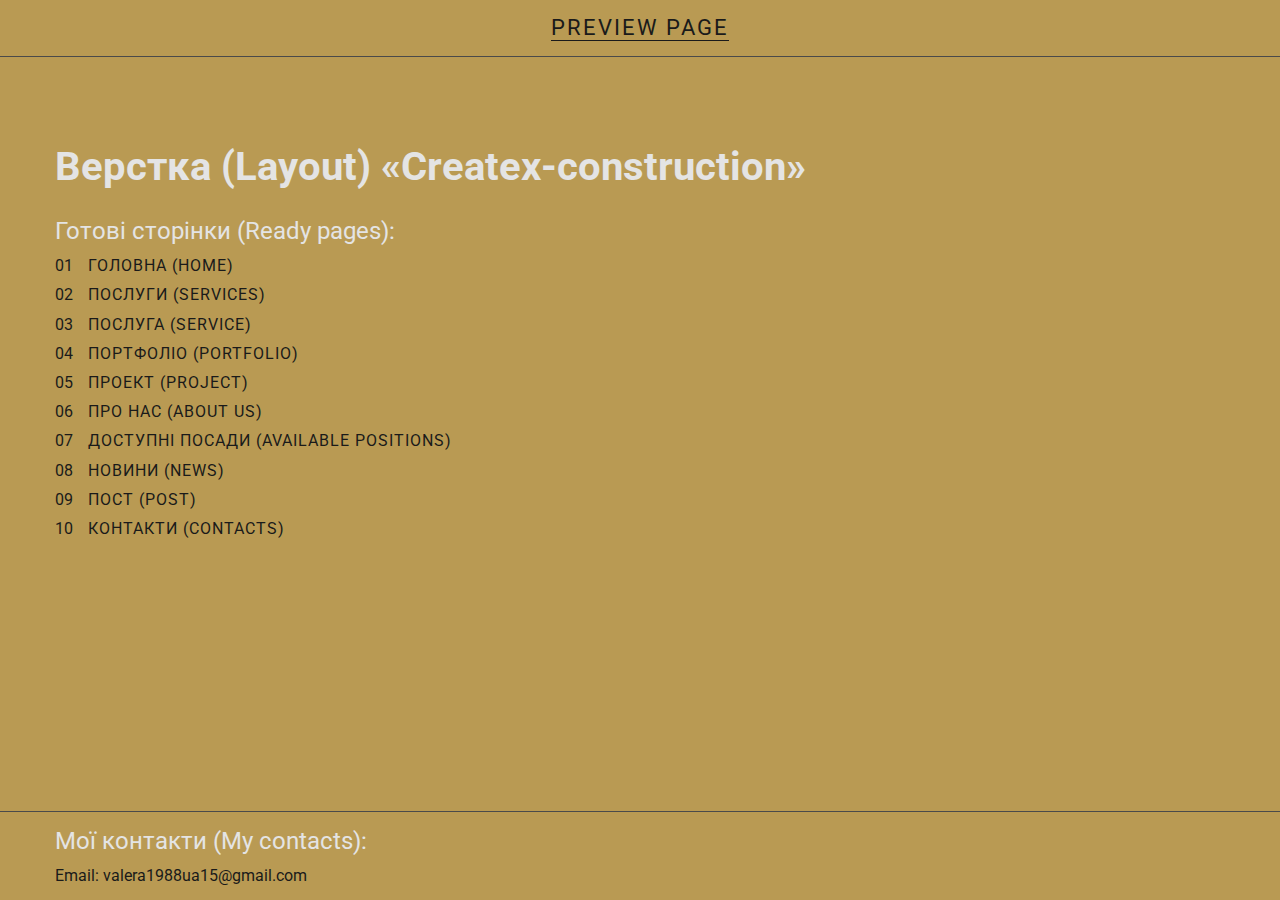
<file: index.html>
<!DOCTYPE html>
<html lang="en">

<head>
	<meta charset="UTF-8">
	<meta name="viewport" content="width=device-width, initial-scale=1.0">
	<style>
		@charset "UTF-8";
		@import url('https://fonts.googleapis.com/css2?family=Roboto:wght@400;700&display=swap');

		*,
		*::before,
		*::after {
			padding: 0px;
			margin: 0px;
			border: 0px;
			box-sizing: border-box;
		}

		html,
		body {
			height: 100%;
			min-width: 320px;
			width: 100%;
		}

		:root {
			--primary-color: #ffd700;
			--primary-bg-color: #b99a53;
			--dark-color: #1a1a1a;
			--light-color: #e4e4e4;
			--border-color: #4a4a4a;
			--transition-duration: 0.3s;
			--container-width: 75rem;
			--padding: .9375rem;
		}

		body {
			font-family: "Roboto";
			font-size: 100%;
			line-height: 1.2;
			font-size: 1rem;
			font-weight: 400;
			background-color: var(--primary-bg-color);
			color: var(--dark-color);
		}

		a {
			display: inline-block;
			color: inherit;
			text-decoration: none;
			transition: color var(--transition-duration);
		}

		a:visited {
			color: var(--primary-color);
		}

		@media (hover: hover) and (pointer: fine) {
			a:hover {
				color: var(--light-color);
			}
		}

		ul li {
			list-style: none
		}

		img {
			max-width: 100%;
			vertical-align: top
		}

		h1,
		h2,
		h3,
		h4,
		h5,
		h6 {
			font-weight: inherit;
			font-size: inherit
		}

		.wrapper {
			min-height: 100dvh;
			display: flex;
			flex-direction: column;
			overflow: hidden
		}

		@supports (overflow:clip) {
			.wrapper {
				overflow: clip
			}
		}

		.wrapper>main {
			flex: 1 1 auto
		}

		[class*=__container] {
			max-width: var(--container-width);
			margin: 0 auto;
			padding: 0 var(--padding)
		}

		.header {
			padding: var(--padding) 0;
			border-bottom: 0.0625rem solid var(--border-color);
		}

		.menu {
			display: flex;
			align-items: center;
			justify-content: center;
		}

		.menu__list li {
			position: relative;
			font-size: 1.375rem;
			text-transform: uppercase;
			letter-spacing: 0.125rem;
		}

		.menu__list li::before {
			content: "";
			position: absolute;
			bottom: 0;
			left: 0;
			width: 100%;
			height: 0.0625rem;
			background-color: var(--dark-color);
		}

		.rootpage {
			padding: 5rem 0;
		}

		.rootpage__container {
			display: flex;
			flex-direction: column;
			align-items: flex-start;
			gap: 1.25rem;
		}

		.title {
			font-size: 1.5rem;
			color: var(--light-color);
			margin-bottom: 0.625rem;
		}

		.title--big {
			font-size: 2.5rem;
			font-weight: 700;
			line-height: 1.5;
			margin-bottom: 0;
		}

		.rootpage__list {
			list-style-type: none;
			counter-reset: item;
		}

		.rootpage__list li {
			position: relative;
			padding-left: 2.0625rem;
		}

		.rootpage__list li::before {
			counter-increment: item;
			content: counter(item, decimal-leading-zero);
			position: absolute;
			top: 0;
			left: 0;
		}

		.rootpage__list li:not(:last-child) {
			margin-bottom: 0.625rem;
		}

		.rootpage__list li a {
			text-transform: uppercase;
			letter-spacing: 0.0625rem;
		}

		.footer {
			padding: var(--padding) 0;
			border-top: 0.0625rem solid var(--border-color);
		}

		.footer a {
			text-decoration: none;
		}

		.footer__body {
			display: flex;
			align-items: flex-start;
			justify-content: space-between;
		}

		.footer__contacts p:not(:last-child) {
			margin-bottom: 0.3125rem;
		}

		@media (max-width: 991px) {
			.rootpage {
				padding: 2.1875rem 0;
			}

			.title {
				font-size: 1.25rem;
			}

			.title--big {
				font-size: 1.5rem;
			}
		}
	</style>
	<title>Верстка «Createx-construction»</title>
</head>

<body>
	<div class="wrapper">
		<header class="header">
			<div class="header__container">
				<div class="header__menu menu">
					<nav class="menu__body">
						<ul class="menu__list">
							<li>Preview page</li>
						</ul>
					</nav>
				</div>
			</div>
		</header>
		<main class="page">
			<section class="page__rootpage rootpage">
				<div class="rootpage__container">
					<h1 class="rootpage__title title title--big">Верстка (Layout) «Createx-construction»</h1>
					<div class="rootpage__project">
						<h2 class="rootpage__title title">Готові сторінки (Ready pages):</h2>
						<ul class="rootpage__list">
							<li><a target="_blank" href="home.html">Головна (Home)</a></li>
							<li><a target="_blank" href="services.html">Послуги (Services)</a></li>
							<li><a target="_blank" href="service.html">Послуга (Service)</a></li>
							<li><a target="_blank" href="works.html">Портфоліо (Portfolio)</a></li>
							<li><a target="_blank" href="work.html">Проект (Project)</a></li>
							<li><a target="_blank" href="about.html">Про нас (About Us)</a></li>
							<li><a target="_blank" href="available-positions.html">Доступні посади (Available Positions)</a>
							</li>
							<li><a target="_blank" href="news.html">Новини (News)</a>
							</li>
							<li><a target="_blank" href="post.html">Пост (Post)</a>
							</li>
							<li><a target="_blank" href="contacts.html">Контакти (Contacts)</a>
							</li>
						</ul>
					</div>
				</div>
			</section>

		</main>
		<footer class="footer">
			<div class="footer__container">
				<h4 class="footer__title title">Мої контакти (My contacts):</h4>
				<div class="footer__body">
					<div class="footer__contacts">
						<p>Email: <a href="mailto:valera1988ua15@gmail.com">valera1988ua15@gmail.com</a></p>
					</div>
				</div>
			</div>
		</footer>
	</div>
</body>

</html>
</file>
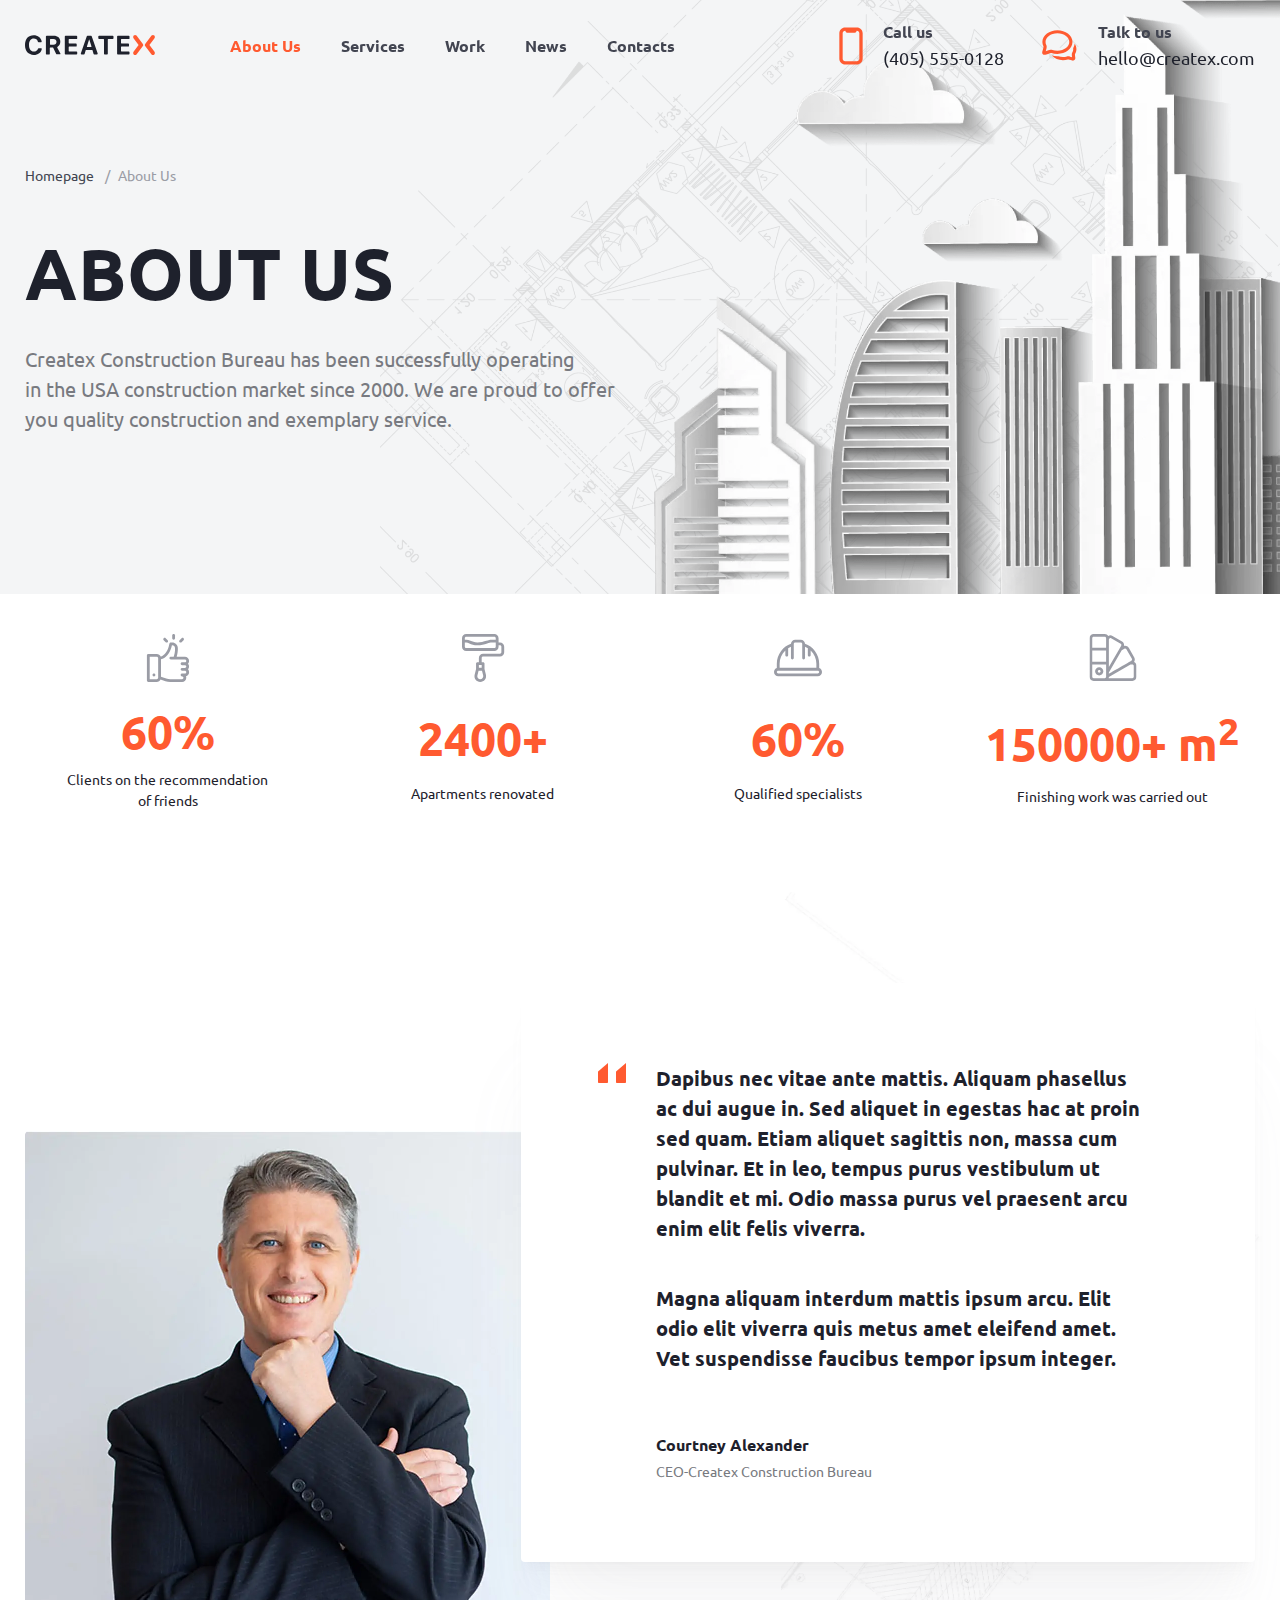
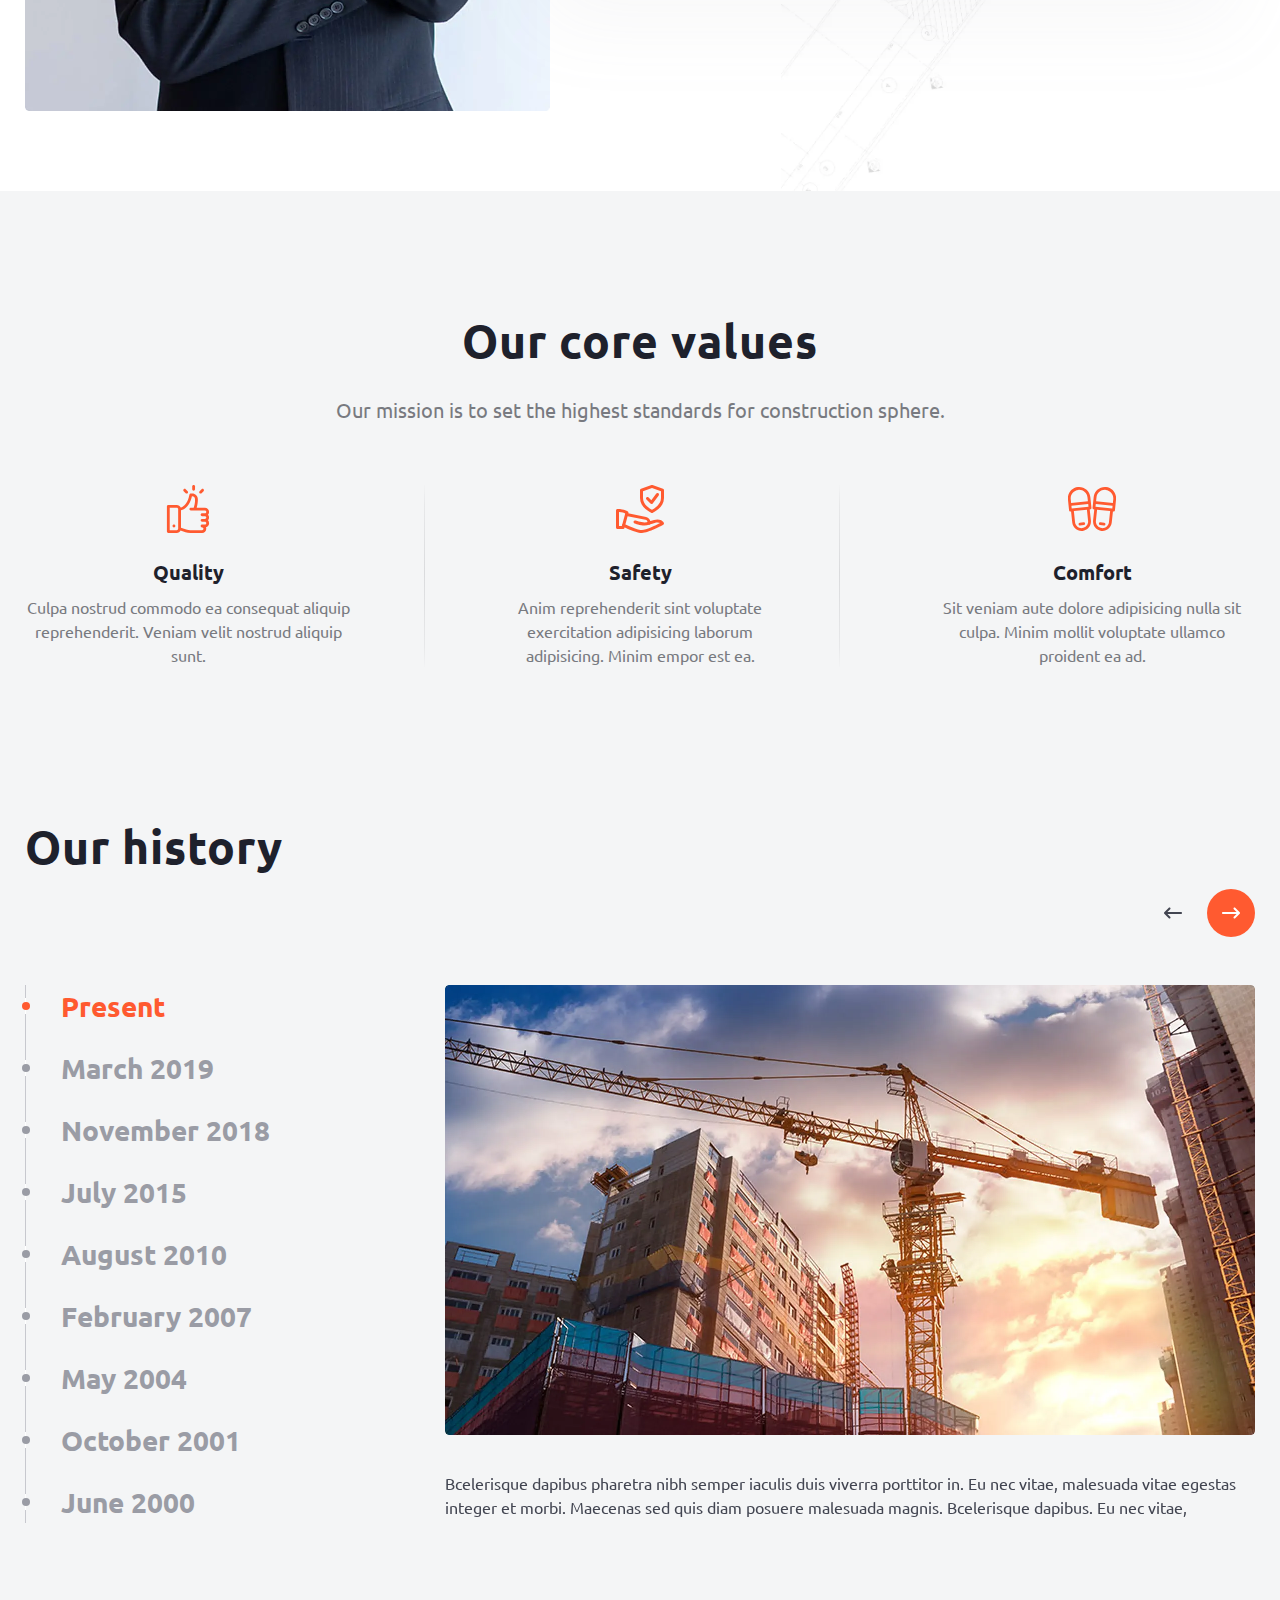
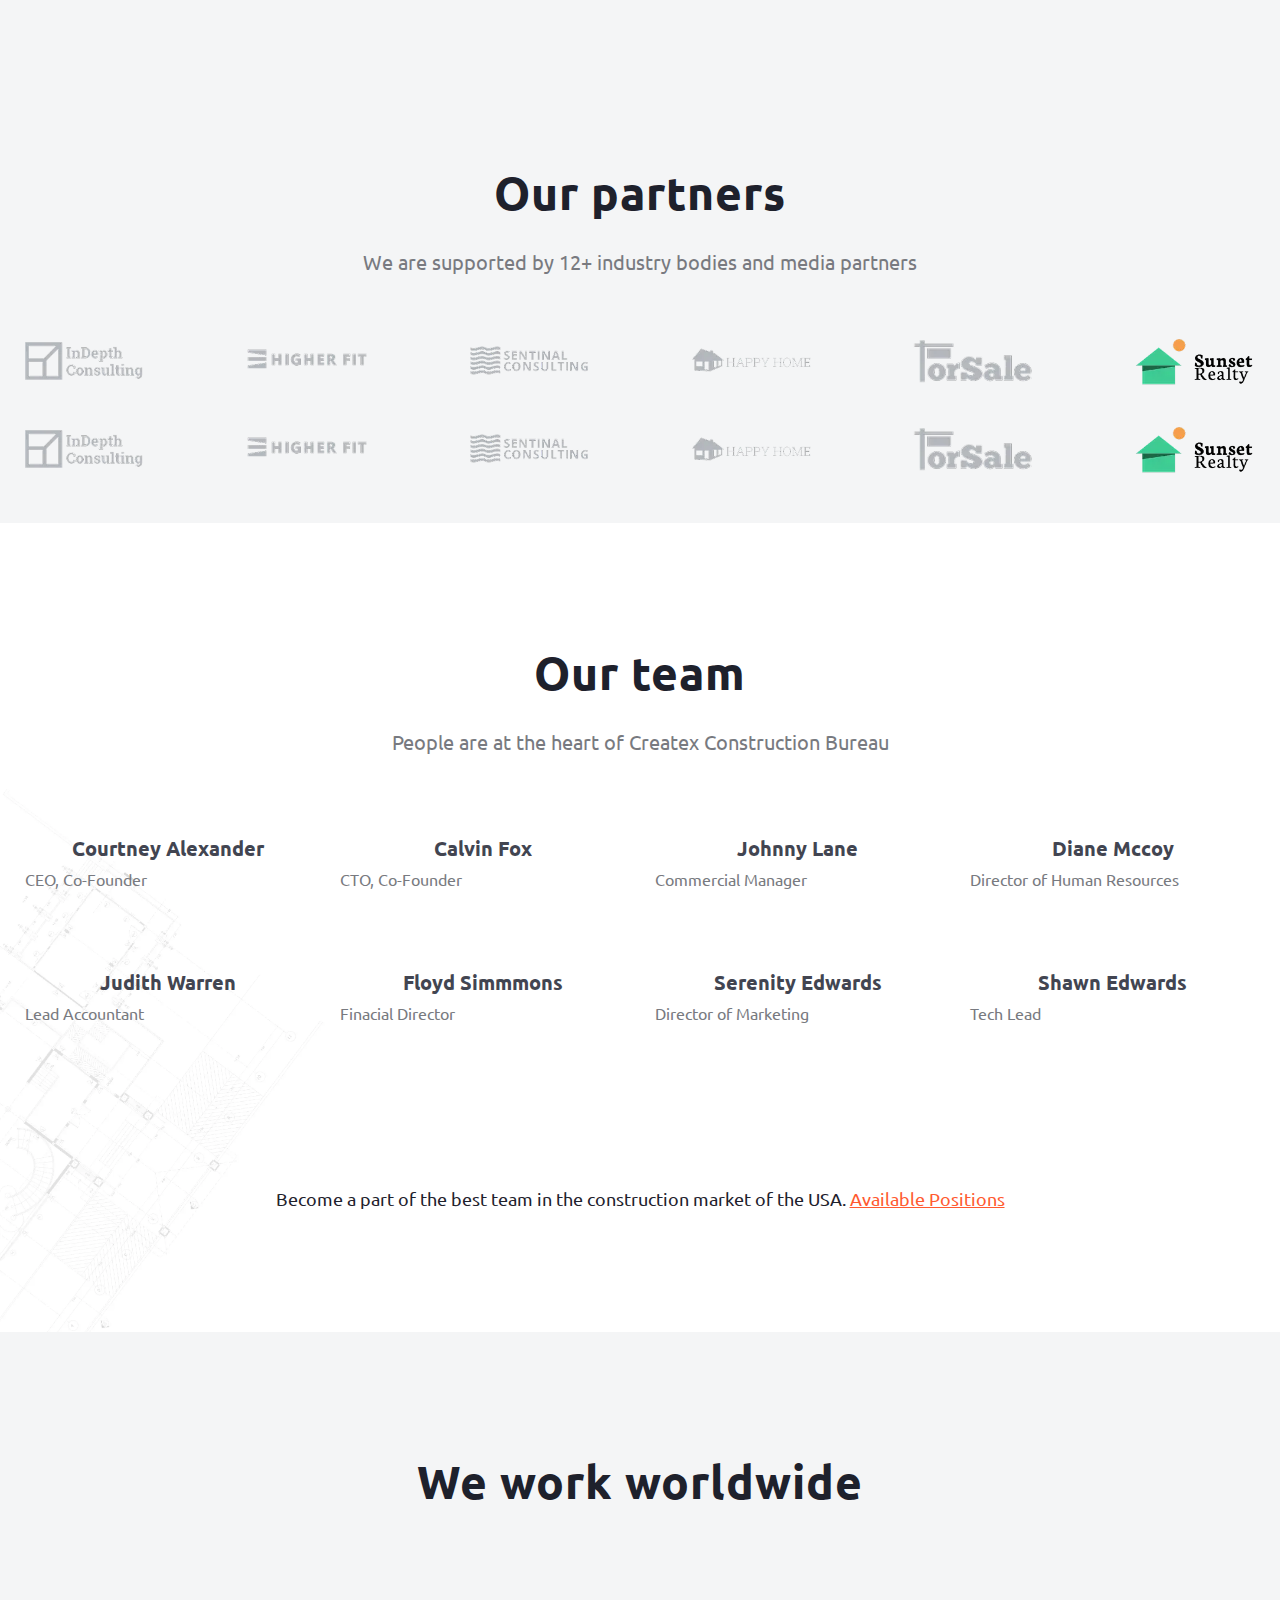
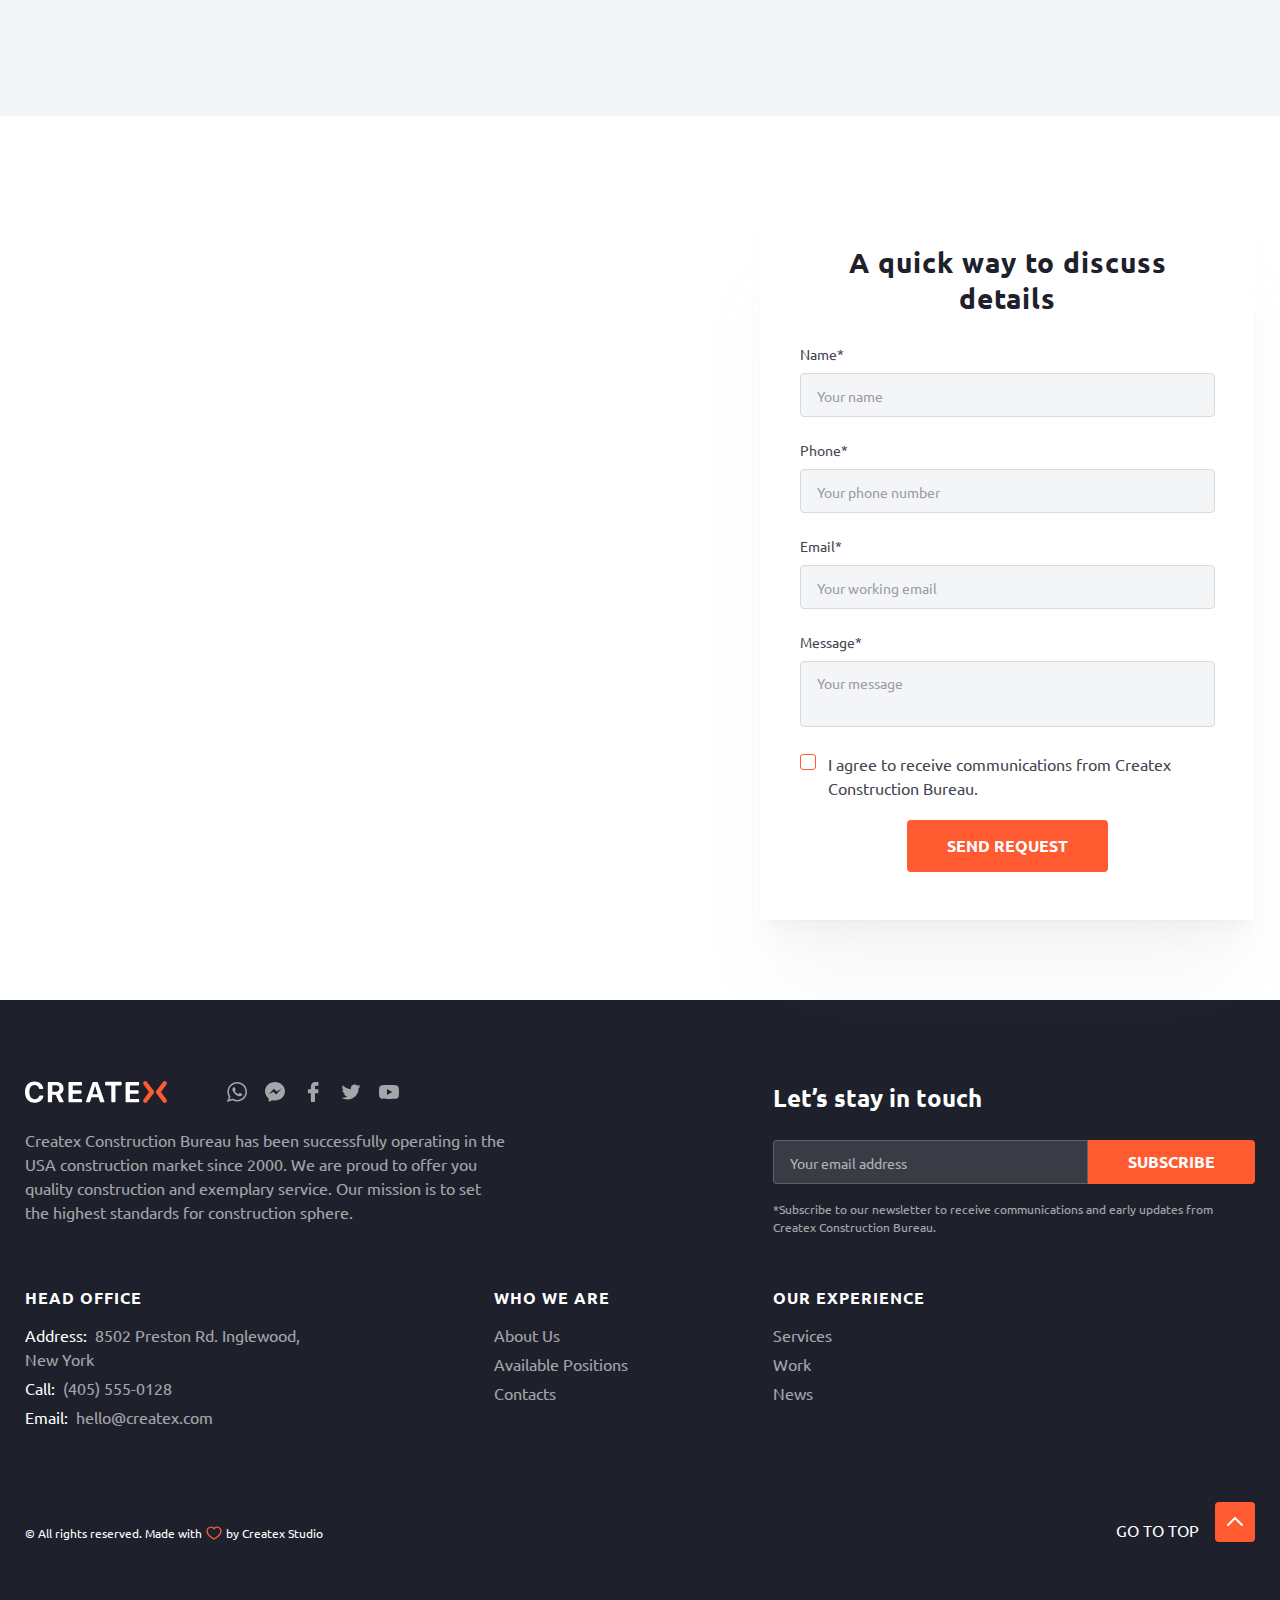
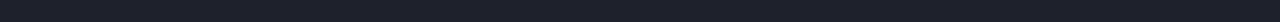
<file: about.html>
<!doctype html>
<html lang="en">

<head>
	<title>About Us</title>
	<meta charset="UTF-8">
	<meta name="format-detection" content="telephone=no">
	<!-- <style>body{opacity: 0;}</style> -->
	<link rel="stylesheet" href="css/style.min.css?_v=20250408164713">
	<link rel="icon" href="favicon.ico" type="image/x-icon">
	<!-- <meta name="robots" content="noindex, nofollow"> -->
	<meta name="viewport" content="width=device-width, initial-scale=1.0">
</head>

<body>
	<div class="wrapper">
		<header class="header header--transparent" data-lp>
			<div class="header__container">
				<a class="header__logo logo" href="#">
					<img src="img/logo.svg" alt="Logo">
				</a>
				<div class="header__menu menu">
					<nav class="menu__body">
						<ul class="menu__list">
							<li class="menu__item"><a href="#" class="menu__link menu__link--active">About Us</a></li>
							<li class="menu__item"><a href="#" class="menu__link ">Services</a></li>
							<li class="menu__item"><a href="#" class="menu__link ">Work</a></li>
							<li class="menu__item"><a href="#" class="menu__link ">News</a></li>
							<li class="menu__item"><a href="#" class="menu__link ">Contacts</a></li>
						</ul>
					</nav>
				</div>
				<div class="header__contacts contacts-header">
					<a class="contacts-header__link contacts-header__link--phone" href="tel:4055550128">
						<svg>
							<use xlink:href="img/icons/icons.svg#phone"></use>
						</svg>
						<div class="contacts-header__contact">
							<span class="contacts-header__caption">Call us</span>
							<span class="contacts-header__value">(405) 555-0128</span>
						</div>
					</a>
					<a class="contacts-header__link contacts-header__link--chat" href="mailto:hello@createx.com">
						<svg>
							<use xlink:href="img/icons/icons.svg#chat"></use>
						</svg>
						<div class="contacts-header__contact">
							<span class="contacts-header__caption">Talk to us</span>
							<span class="contacts-header__value">hello@createx.com</span>
						</div>
					</a>
				</div>
				<button class="header__burger burger-button" data-burger-button aria-label="Open menu" type="button"><span></span></button>
			</div>
		</header>
		<main class="page-services">
			<section class="page-services__services-hero services-hero" data-hero>
				<div class="services-hero__content content-hero content-hero--size">
					<div class="content-hero__container">
						<div class="content-hero__info">
							<nav class="breadcrumbs">
								<ul class="breadcrumbs__list">
									<li class="breadcrumbs__item">
										<a class="breadcrumbs__link" href="#">Homepage</a>
									</li>
									<li class="breadcrumbs__item">
										<span class="breadcrumbs__current-page">About Us</span>
									</li>
								</ul>
							</nav>
							<div class="content-hero__content-block content-block content-block--hero">
								<h1 class="content-block__title">ABOUT US</h1>
								<div class="content-block__text">
									<p>
										Createx Construction Bureau has been successfully operating in the USA construction market since
										2000. We are proud to offer you quality construction and exemplary service.
									</p>
								</div>
							</div>
						</div>
					</div>
					<div class="content-hero__image">
						<img src="img/about/hero/bg.webp" aria-hidden="true" loading="lazy" alt="">
					</div>
				</div>
			</section>
			<div class="page-about__achievements achievements">
				<div class="achievements__container">
					<ul class="achievements__list list-achievements">
						<li class="list-achievements__item">
							<div class="list-achievements__icon">
								<img src="img/about/achievements/icon-like.svg" loading="lazy" alt="Icon">
							</div>
							<div class="list-achievements__value">60%</div>
							<span class="list-achievements__text">Clients on the recommendation of friends</span>
						</li>
						<li class="list-achievements__item">
							<div class="list-achievements__icon">
								<img src="img/about/achievements/icon-painting.svg" loading="lazy" alt="Icon">
							</div>
							<div class="list-achievements__value">2400+</div>
							<span class="list-achievements__text">Apartments renovated</span>
						</li>
						<li class="list-achievements__item">
							<div class="list-achievements__icon">
								<img src="img/about/achievements/icon-helmet.svg" loading="lazy" alt="Icon">
							</div>
							<div class="list-achievements__value">60%</div>
							<span class="list-achievements__text">Qualified specialists</span>
						</li>
						<li class="list-achievements__item">
							<div class="list-achievements__icon">
								<img src="img/about/achievements/icon-pantone.svg" loading="lazy" alt="Icon">
							</div>
							<div class="list-achievements__value">150000+ m<sup>2</sup></div>
							<span class="list-achievements__text">Finishing work was carried out</span>
						</li>
					</ul>
					<div class="achievements__content">
						<div class="achievements__image">
							<img src="img/about/achievements/author.webp" loading="lazy" alt="Author photo">
						</div>
						<div class="achievements__info">
							<blockquote class="achievements__blockquote blockquote">
								<div class="blockquote__content">
									<p>
										Dapibus nec vitae ante mattis. Aliquam phasellus ac dui augue in. Sed aliquet in egestas hac at
										proin
										sed quam. Etiam aliquet sagittis non, massa cum pulvinar. Et in leo, tempus purus vestibulum ut
										blandit et mi. Odio massa purus vel praesent arcu enim elit felis viverra.
									</p>
									<p>
										Magna aliquam interdum mattis ipsum arcu. Elit odio elit viverra quis metus amet eleifend amet. Vet
										suspendisse faucibus tempor ipsum integer.
									</p>
								</div>
								<footer class="blockquote__footer">
									<span class="blockquote__author">Courtney Alexander</span>
									<span class="blockquote__position">CEO-Createx Construction Bureau</span>
								</footer>
							</blockquote>
						</div>
					</div>
				</div>
			</div>
			<section class="page-about__mission mission">
				<div class="mission__container">
					<div class="mission__content-block content-block content-block--medium">
						<h2 class="content-block__title">Our core values</h2>
						<div class="content-block__text">
							<p>
								Our mission is to set the highest standards for construction sphere.
							</p>
						</div>
					</div>
					<ul class="mission__list list-mission">
						<li class="list-mission__item">
							<div class="list-mission__icon">
								<img src="img/home/mission/icon-like.svg" loading="lazy" alt="Image">
							</div>
							<h3 class="list-mission__title">Quality</h3>
							<div class="list-mission__text">
								<p>
									Culpa nostrud commodo ea consequat aliquip reprehenderit. Veniam velit nostrud aliquip sunt.
								</p>
							</div>
						</li>
						<li class="list-mission__item">
							<div class="list-mission__icon">
								<img src="img/home/mission/icon-hand.svg" loading="lazy" alt="Image">
							</div>
							<h3 class="list-mission__title">Safety</h3>
							<div class="list-mission__text">
								<p>
									Anim reprehenderit sint voluptate exercitation adipisicing laborum adipisicing. Minim empor est ea.
								</p>
							</div>
						</li>
						<li class="list-mission__item">
							<div class="list-mission__icon">
								<img src="img/home/mission/icon-slippers.svg" loading="lazy" alt="Image">
							</div>
							<h3 class="list-mission__title">Comfort</h3>
							<div class="list-mission__text">
								<p>
									Sit veniam aute dolore adipisicing nulla sit culpa. Minim mollit voluptate ullamco proident ea ad.
								</p>
							</div>
						</li>
					</ul>
				</div>
			</section>
			<section class="page-about__history history">
				<div class="history__container">
					<div class="history__top history-top top-projects">
						<div class="top-projects__content-block content-block content-block--medium">
							<h2 class="content-block__title">
								Our history
							</h2>
						</div>
						<div class="top-projects__slider-buttons" data-da=".nav-list-history,991.98">
							<div class="top-projects__prev history-top__prev slider-button slider-button--prev" data-slider-navigation-prev>
								<svg>
									<use xlink:href="img/icons/icons.svg#arrow"></use>
								</svg>
							</div>
							<div class="top-projects__next history-top__next slider-button slider-button--next" data-slider-navigation-next>
								<svg>
									<use xlink:href="img/icons/icons.svg#arrow"></use>
								</svg>
							</div>
						</div>
					</div>
					<div class="history__content">
						<ul class="history__list-nav nav-list-history">
							<li class="nav-list-history__item">
								<button class="nav-list-history__button nav-list-history__button--active" type="button">Present</button>
							</li>
							<li class="nav-list-history__item">
								<button class="nav-list-history__button" type="button">March 2019</button>
							</li>
							<li class="nav-list-history__item">
								<button class="nav-list-history__button" type="button">November 2018</button>
							</li>
							<li class="nav-list-history__item">
								<button class="nav-list-history__button" type="button">July 2015</button>
							</li>
							<li class="nav-list-history__item">
								<button class="nav-list-history__button" type="button">August 2010</button>
							</li>
							<li class="nav-list-history__item">
								<button class="nav-list-history__button" type="button">February 2007</button>
							</li>
							<li class="nav-list-history__item">
								<button class="nav-list-history__button" type="button">May 2004</button>
							</li>
							<li class="nav-list-history__item">
								<button class="nav-list-history__button" type="button">October 2001</button>
							</li>
							<li class="nav-list-history__item">
								<button class="nav-list-history__button" type="button">June 2000</button>
							</li>
						</ul>
						<div class="history__slider slider-history swiper" data-history-slider>
							<div class="slider-history__wrapper swiper-wrapper">
								<div class="slider-history__slide swiper-slide">
									<div class="slider-history__image">
										<img src="img/about/history/image01.webp" loading="lazy" alt="Image">
									</div>
									<div class="slider-history__text">
										Bcelerisque dapibus pharetra nibh semper iaculis duis viverra porttitor in. Eu nec vitae, malesuada
										vitae egestas integer et morbi. Maecenas sed quis diam posuere malesuada magnis. Bcelerisque
										dapibus. Eu nec vitae,
									</div>
								</div>
								<div class="slider-history__slide swiper-slide">
									<div class="slider-history__image">
										<img src="img/about/history/image01.webp" loading="lazy" alt="Image">
									</div>
									<div class="slider-history__text">
										Bcelerisque dapibus pharetra nibh semper iaculis duis viverra porttitor in. Eu nec vitae, malesuada
										vitae egestas integer et morbi. Maecenas sed quis diam posuere malesuada magnis. Bcelerisque
										dapibus. Eu nec vitae,
									</div>
								</div>
								<div class="slider-history__slide swiper-slide">
									<div class="slider-history__image">
										<img src="img/about/history/image01.webp" loading="lazy" alt="Image">
									</div>
									<div class="slider-history__text">
										Bcelerisque dapibus pharetra nibh semper iaculis duis viverra porttitor in. Eu nec vitae, malesuada
										vitae egestas integer et morbi. Maecenas sed quis diam posuere malesuada magnis. Bcelerisque
										dapibus. Eu nec vitae,
									</div>
								</div>
								<div class="slider-history__slide swiper-slide">
									<div class="slider-history__image">
										<img src="img/about/history/image01.webp" loading="lazy" alt="Image">
									</div>
									<div class="slider-history__text">
										Bcelerisque dapibus pharetra nibh semper iaculis duis viverra porttitor in. Eu nec vitae, malesuada
										vitae egestas integer et morbi. Maecenas sed quis diam posuere malesuada magnis. Bcelerisque
										dapibus. Eu nec vitae,
									</div>
								</div>
								<div class="slider-history__slide swiper-slide">
									<div class="slider-history__image">
										<img src="img/about/history/image01.webp" loading="lazy" alt="Image">
									</div>
									<div class="slider-history__text">
										Bcelerisque dapibus pharetra nibh semper iaculis duis viverra porttitor in. Eu nec vitae, malesuada
										vitae egestas integer et morbi. Maecenas sed quis diam posuere malesuada magnis. Bcelerisque
										dapibus. Eu nec vitae,
									</div>
								</div>
								<div class="slider-history__slide swiper-slide">
									<div class="slider-history__image">
										<img src="img/about/history/image01.webp" loading="lazy" alt="Image">
									</div>
									<div class="slider-history__text">
										Bcelerisque dapibus pharetra nibh semper iaculis duis viverra porttitor in. Eu nec vitae, malesuada
										vitae egestas integer et morbi. Maecenas sed quis diam posuere malesuada magnis. Bcelerisque
										dapibus. Eu nec vitae,
									</div>
								</div>
								<div class="slider-history__slide swiper-slide">
									<div class="slider-history__image">
										<img src="img/about/history/image01.webp" loading="lazy" alt="Image">
									</div>
									<div class="slider-history__text">
										Bcelerisque dapibus pharetra nibh semper iaculis duis viverra porttitor in. Eu nec vitae, malesuada
										vitae egestas integer et morbi. Maecenas sed quis diam posuere malesuada magnis. Bcelerisque
										dapibus. Eu nec vitae,
									</div>
								</div>
								<div class="slider-history__slide swiper-slide">
									<div class="slider-history__image">
										<img src="img/about/history/image01.webp" loading="lazy" alt="Image">
									</div>
									<div class="slider-history__text">
										Bcelerisque dapibus pharetra nibh semper iaculis duis viverra porttitor in. Eu nec vitae, malesuada
										vitae egestas integer et morbi. Maecenas sed quis diam posuere malesuada magnis. Bcelerisque
										dapibus. Eu nec vitae,
									</div>
								</div>
								<div class="slider-history__slide swiper-slide">
									<div class="slider-history__image">
										<img src="img/about/history/image01.webp" loading="lazy" alt="Image">
									</div>
									<div class="slider-history__text">
										Bcelerisque dapibus pharetra nibh semper iaculis duis viverra porttitor in. Eu nec vitae, malesuada
										vitae egestas integer et morbi. Maecenas sed quis diam posuere malesuada magnis. Bcelerisque
										dapibus. Eu nec vitae,
									</div>
								</div>
							</div>
						</div>
					</div>
				</div>
			</section>
			<section class="page-about__partners partners partners--home">
				<div class="partners__container">
					<div class="partner__content-block content-block content-block--medium">
						<h2 class="content-block__title">Our partners</h2>
						<div class="content-block__text">
							<p>
								We are supported by 12+ industry bodies and media partners
							</p>
						</div>
					</div>
					<ul class="partners__list">
						<li class="partners__item">
							<img class="partners__logo" src="img/home/partners/partner01.webp" alt="Logo Partner">
						</li>
						<li class="partners__item">
							<img class="partners__logo" src="img/home/partners/partner02.webp" alt="Logo Partner">
						</li>
						<li class="partners__item">
							<img class="partners__logo" src="img/home/partners/partner03.webp" alt="Logo Partner">
						</li>
						<li class="partners__item">
							<img class="partners__logo" src="img/home/partners/partner04.webp" alt="Logo Partner">
						</li>
						<li class="partners__item">
							<img class="partners__logo" src="img/home/partners/partner05.webp" alt="Logo Partner">
						</li>
						<li class="partners__item">
							<img class="partners__logo" src="img/home/partners/partner06.webp" alt="Logo Partner">
						</li>
					</ul>
					<ul class="partners__list">
						<li class="partners__item">
							<img class="partners__logo" src="img/home/partners/partner01.webp" alt="Logo Partner">
						</li>
						<li class="partners__item">
							<img class="partners__logo" src="img/home/partners/partner02.webp" alt="Logo Partner">
						</li>
						<li class="partners__item">
							<img class="partners__logo" src="img/home/partners/partner03.webp" alt="Logo Partner">
						</li>
						<li class="partners__item">
							<img class="partners__logo" src="img/home/partners/partner04.webp" alt="Logo Partner">
						</li>
						<li class="partners__item">
							<img class="partners__logo" src="img/home/partners/partner05.webp" alt="Logo Partner">
						</li>
						<li class="partners__item">
							<img class="partners__logo" src="img/home/partners/partner06.webp" alt="Logo Partner">
						</li>
					</ul>
				</div>
			</section>
			<section class="page-about__team team">
				<div class="team__container">
					<div class="team__content-block content-block content-block--medium">
						<h2 class="content-block__title">Our team</h2>
						<div class="content-block__text">
							<p>
								People are at the heart of Createx Construction Bureau
							</p>
						</div>
					</div>
					<div class="team__content" data-team-slider data-slider="991.98">
						<ul class="team__list list-team">
							<li class="list-team__item">
								<div class="list-team__image">
									<img src="img/about/team/image01.webp" loading="lazy" alt="Photo">
									<div class="list-team__social social-team">
										<a class="social-team__link" target="_blank" href="#">
											<svg>
												<use xlink:href="img/icons/icons.svg#social-linked"></use>
											</svg>
										</a>
										<a class="social-team__link" target="_blank" href="#">
											<svg>
												<use xlink:href="img/icons/icons.svg#social-twitter"></use>
											</svg>
										</a>
										<a class="social-team__link" target="_blank" href="#">
											<svg>
												<use xlink:href="img/icons/icons.svg#social-facebook"></use>
											</svg>
										</a>
									</div>
								</div>
								<div class="list-team__name">Courtney Alexander</div>
								<span class="list-team__position">CEO, Co-Founder</span>
							</li>
							<li class="list-team__item">
								<div class="list-team__image">
									<img src="img/about/team/image02.webp" loading="lazy" alt="Photo">
									<div class="list-team__social social-team">
										<a class="social-team__link" target="_blank" href="#">
											<svg>
												<use xlink:href="img/icons/icons.svg#social-linked"></use>
											</svg>
										</a>
										<a class="social-team__link" target="_blank" href="#">
											<svg>
												<use xlink:href="img/icons/icons.svg#social-twitter"></use>
											</svg>
										</a>
										<a class="social-team__link" target="_blank" href="#">
											<svg>
												<use xlink:href="img/icons/icons.svg#social-facebook"></use>
											</svg>
										</a>
									</div>
								</div>
								<div class="list-team__name">Calvin Fox</div>
								<span class="list-team__position">CTO, Co-Founder</span>
							</li>
							<li class="list-team__item">
								<div class="list-team__image">
									<img src="img/about/team/image03.webp" loading="lazy" alt="Photo">
									<div class="list-team__social social-team">
										<a class="social-team__link" target="_blank" href="#">
											<svg>
												<use xlink:href="img/icons/icons.svg#social-linked"></use>
											</svg>
										</a>
										<a class="social-team__link" target="_blank" href="#">
											<svg>
												<use xlink:href="img/icons/icons.svg#social-twitter"></use>
											</svg>
										</a>
										<a class="social-team__link" target="_blank" href="#">
											<svg>
												<use xlink:href="img/icons/icons.svg#social-facebook"></use>
											</svg>
										</a>
									</div>
								</div>
								<div class="list-team__name">Johnny Lane</div>
								<span class="list-team__position">Commercial Manager</span>
							</li>
							<li class="list-team__item">
								<div class="list-team__image">
									<img src="img/about/team/image04.webp" loading="lazy" alt="Photo">
									<div class="list-team__social social-team">
										<a class="social-team__link" target="_blank" href="#">
											<svg>
												<use xlink:href="img/icons/icons.svg#social-linked"></use>
											</svg>
										</a>
										<a class="social-team__link" target="_blank" href="#">
											<svg>
												<use xlink:href="img/icons/icons.svg#social-twitter"></use>
											</svg>
										</a>
										<a class="social-team__link" target="_blank" href="#">
											<svg>
												<use xlink:href="img/icons/icons.svg#social-facebook"></use>
											</svg>
										</a>
									</div>
								</div>
								<div class="list-team__name">Diane Mccoy</div>
								<span class="list-team__position">Director of Human Resources</span>
							</li>
							<li class="list-team__item">
								<div class="list-team__image">
									<img src="img/about/team/image05.webp" loading="lazy" alt="Photo">
									<div class="list-team__social social-team">
										<a class="social-team__link" target="_blank" href="#">
											<svg>
												<use xlink:href="img/icons/icons.svg#social-linked"></use>
											</svg>
										</a>
										<a class="social-team__link" target="_blank" href="#">
											<svg>
												<use xlink:href="img/icons/icons.svg#social-twitter"></use>
											</svg>
										</a>
										<a class="social-team__link" target="_blank" href="#">
											<svg>
												<use xlink:href="img/icons/icons.svg#social-facebook"></use>
											</svg>
										</a>
									</div>
								</div>
								<div class="list-team__name">Judith Warren</div>
								<span class="list-team__position">Lead Accountant</span>
							</li>
							<li class="list-team__item">
								<div class="list-team__image">
									<img src="img/about/team/image06.webp" loading="lazy" alt="Photo">
									<div class="list-team__social social-team">
										<a class="social-team__link" target="_blank" href="#">
											<svg>
												<use xlink:href="img/icons/icons.svg#social-linked"></use>
											</svg>
										</a>
										<a class="social-team__link" target="_blank" href="#">
											<svg>
												<use xlink:href="img/icons/icons.svg#social-twitter"></use>
											</svg>
										</a>
										<a class="social-team__link" target="_blank" href="#">
											<svg>
												<use xlink:href="img/icons/icons.svg#social-facebook"></use>
											</svg>
										</a>
									</div>
								</div>
								<div class="list-team__name">Floyd Simmmons</div>
								<span class="list-team__position">Finacial Director</span>
							</li>
							<li class="list-team__item">
								<div class="list-team__image">
									<img src="img/about/team/image07.webp" loading="lazy" alt="Photo">
									<div class="list-team__social social-team">
										<a class="social-team__link" target="_blank" href="#">
											<svg>
												<use xlink:href="img/icons/icons.svg#social-linked"></use>
											</svg>
										</a>
										<a class="social-team__link" target="_blank" href="#">
											<svg>
												<use xlink:href="img/icons/icons.svg#social-twitter"></use>
											</svg>
										</a>
										<a class="social-team__link" target="_blank" href="#">
											<svg>
												<use xlink:href="img/icons/icons.svg#social-facebook"></use>
											</svg>
										</a>
									</div>
								</div>
								<div class="list-team__name">Serenity Edwards</div>
								<span class="list-team__position">Director of Marketing</span>
							</li>
							<li class="list-team__item">
								<div class="list-team__image">
									<img src="img/about/team/image08.webp" loading="lazy" alt="Photo">
									<div class="list-team__social social-team">
										<a class="social-team__link" target="_blank" href="#">
											<svg>
												<use xlink:href="img/icons/icons.svg#social-linked"></use>
											</svg>
										</a>
										<a class="social-team__link" target="_blank" href="#">
											<svg>
												<use xlink:href="img/icons/icons.svg#social-twitter"></use>
											</svg>
										</a>
										<a class="social-team__link" target="_blank" href="#">
											<svg>
												<use xlink:href="img/icons/icons.svg#social-facebook"></use>
											</svg>
										</a>
									</div>
								</div>
								<div class="list-team__name">Shawn Edwards</div>
								<span class="list-team__position">Tech Lead</span>
							</li>
						</ul>
					</div>
					<div class="team__text">
						Become a part of the best team in the construction market of the USA.
						<a href="#" target="_blank">Available Positions</a>
					</div>
				</div>
			</section>
			<section class="page-about__map map">
				<div class="map__container">
					<div class="map__content-block content-block content-block--medium">
						<h2 class="content-block__title">We work worldwide</h2>
					</div>
					<div class="map__image">
						<img src="img/about/map/map.svg" loading="lazy" alt="Map">
					</div>
				</div>
			</section>
			<section class="page-services__contacts contacts">
				<div class="contacts__container">
					<div class="contacts__content">
						<div class="contacts__content-block content-block content-block--medium">
							<h2 class="content-block__title">A quick way to discuss details</h2>
						</div>
						<form class="contacts__form form" data-form data-dev action="#">
							<div class="form__field">
								<label class="form__label" for="c-name">Name*</label>
								<input class="form__input" id="c-name" name="form[c-name]" data-required data-validate type="text" placeholder="Your name">
							</div>
							<div class="form__field">
								<label class="form__label" for="c-phone">Phone*</label>
								<input class="form__input" id="c-phone" name="form[c-phone]" data-required data-validate type="tel" placeholder="Your phone number">
							</div>
							<div class="form__field">
								<label class="form__label" for="c-email">Email*</label>
								<input class="form__input" id="c-email" name="form[c-email]" data-required="email" data-validate type="text" placeholder="Your working email">
							</div>
							<div class="form__field">
								<label class="form__label" for="c-message">Message*</label>
								<textarea class="form__textarea" name="form[c-message]" placeholder="Your message" data-required data-validate id="c-message"></textarea>
							</div>
							<div class="form__field checkbox">
								<input class="checkbox__input" type="checkbox" name="form[c-agree]" id="c-agree" data-required>
								<label class="checkbox__label" for="c-agree"></label>
								<div class="checkbox__text">
									<p>
										I agree to receive communications from Createx Construction Bureau.
									</p>
								</div>
							</div>
							<div class="form__field">
								<button class="form__button button" type="submit">send request</button>
							</div>
						</form>
					</div>
				</div>
				<img class="contacts__image" src="img/details/bg.webp" loading="lazy" aria-hidden="true" alt="">
			</section>
		</main>
		<footer class="footer">
			<div class="footer__container">
				<div class="footer__body body-footer">
					<div class="body-footer__column body-footer__column--first">
						<div class="body-footer__content">
							<a class="body-footer__logo logo" href="#">
								<img src="img/logo-footer.svg" alt="Logo">
							</a>
							<div class="body-footer__socials socials">
								<ul class="socials__list">
									<li class="socials__item">
										<a class="socials__link" href="#">
											<svg>
												<use xlink:href="img/icons/icons.svg#social-whatsapp"></use>
											</svg>
										</a>
									</li>
									<li class="socials__item">
										<a class="socials__link" href="#">
											<svg>
												<use xlink:href="img/icons/icons.svg#social-messanger"></use>
											</svg>
										</a>
									</li>
									<li class="socials__item">
										<a class="socials__link" href="#">
											<svg>
												<use xlink:href="img/icons/icons.svg#social-facebook"></use>
											</svg>
										</a>
									</li>
									<li class="socials__item">
										<a class="socials__link" href="#">
											<svg>
												<use xlink:href="img/icons/icons.svg#social-twitter"></use>
											</svg>
										</a>
									</li>
									<li class="socials__item">
										<a class="socials__link" href="#">
											<svg>
												<use xlink:href="img/icons/icons.svg#social-youtube"></use>
											</svg>
										</a>
									</li>
								</ul>
							</div>
							<div class="body-footer__text">
								<p>
									Createx Construction Bureau has been successfully operating in the USA construction market since 2000. We
									are proud to offer you quality construction and exemplary service. Our mission is to set the highest
									standards for construction sphere.
								</p>
							</div>
						</div>
						<div class="body-footer__contacts contacts-footer">
							<h6 class="contacts-footer__title">HEAD OFFICE</h6>
							<address class="contacts-footer__address">
								<ul class="contacts-footer__list">
									<li class="contacts-footer__item">
										<span class="contacts-footer__name">Address:</span>
										<span class="contacts-footer__value">8502 Preston Rd. Inglewood, New York</span>
									</li>
									<li class="contacts-footer__item">
										<span class="contacts-footer__name">Call:</span>
										<a class="contacts-footer__link" href="tel:4055550128">(405) 555-0128</a>
									</li>
									<li class="contacts-footer__item">
										<span class="contacts-footer__name">Email:</span>
										<a class="contacts-footer__link" href="mailto:hello@createx.com">hello@createx.com</a>
									</li>
								</ul>
							</address>
						</div>
						<nav class="body-footer__navigation navigation-footer navigation-footer--end">
							<h6 class="navigation-footer__title">WHO WE ARE</h6>
							<ul class="navigation-footer__list">
								<li class="navigation-footer__item">
									<a class="navigation-footer__link" href="#">About Us</a>
								</li>
								<li class="navigation-footer__item">
									<a class="navigation-footer__link" href="#">Available Positions</a>
								</li>
								<li class="navigation-footer__item">
									<a class="navigation-footer__link" href="#">Contacts</a>
								</li>
							</ul>
						</nav>
					</div>
					<div class="body-footer__column body-footer__column--second">
						<div class="body-footer__subscribe subscribe-footer">
							<h5 class="subscribe-footer__title">Let’s stay in touch</h5>
							<form class="subscribe-footer__form form-subscribe form" data-dev data-form action="#" method="post">
								<input class="form__input form__input--subscribe" type="text" name="form[email]" data-required="email" data-validate placeholder="Your email address">
								<button class="form__button button button--subscribe" type="submit">subscribe</button>
							</form>
							<div class="subscribe-footer__text">
								<p>
									*Subscribe to our newsletter to receive communications and early updates from Createx Construction Bureau.
								</p>
							</div>
						</div>
						<nav data-da=".body-footer__column--first,991.98" class="body-footer__navigation navigation-footer">
							<h6 class="navigation-footer__title">OUR EXPERIENCE</h6>
							<ul class="navigation-footer__list">
								<li class="navigation-footer__item">
									<a class="navigation-footer__link" href="#">Services</a>
								</li>
								<li class="navigation-footer__item">
									<a class="navigation-footer__link" href="#">Work</a>
								</li>
								<li class="navigation-footer__item">
									<a class="navigation-footer__link" href="#">News</a>
								</li>
							</ul>
						</nav>
					</div>
				</div>
				<div class="footer__bootom">
					<div class="footer__copy">
						<span>© All rights reserved. Made with</span>
						<svg>
							<use xlink:href="img/icons/icons.svg#heart"></use>
						</svg>
						<span>by Createx Studio</span>
					</div>
					<div class="footer__to-top to-top">
						<span class="to-top__text">GO TO TOP</span>
						<button data-goto="[data-hero]" data-goto-header class="to-top__button" aria-label="To Top">
							<svg>
								<use xlink:href="img/icons/icons.svg#to-top"></use>
							</svg>
						</button>
					</div>
				</div>
			</div>
		</footer>
	</div>
	<script src="js/app.min.js?_v=20250408164713"></script>

</body>

</html>
</file>
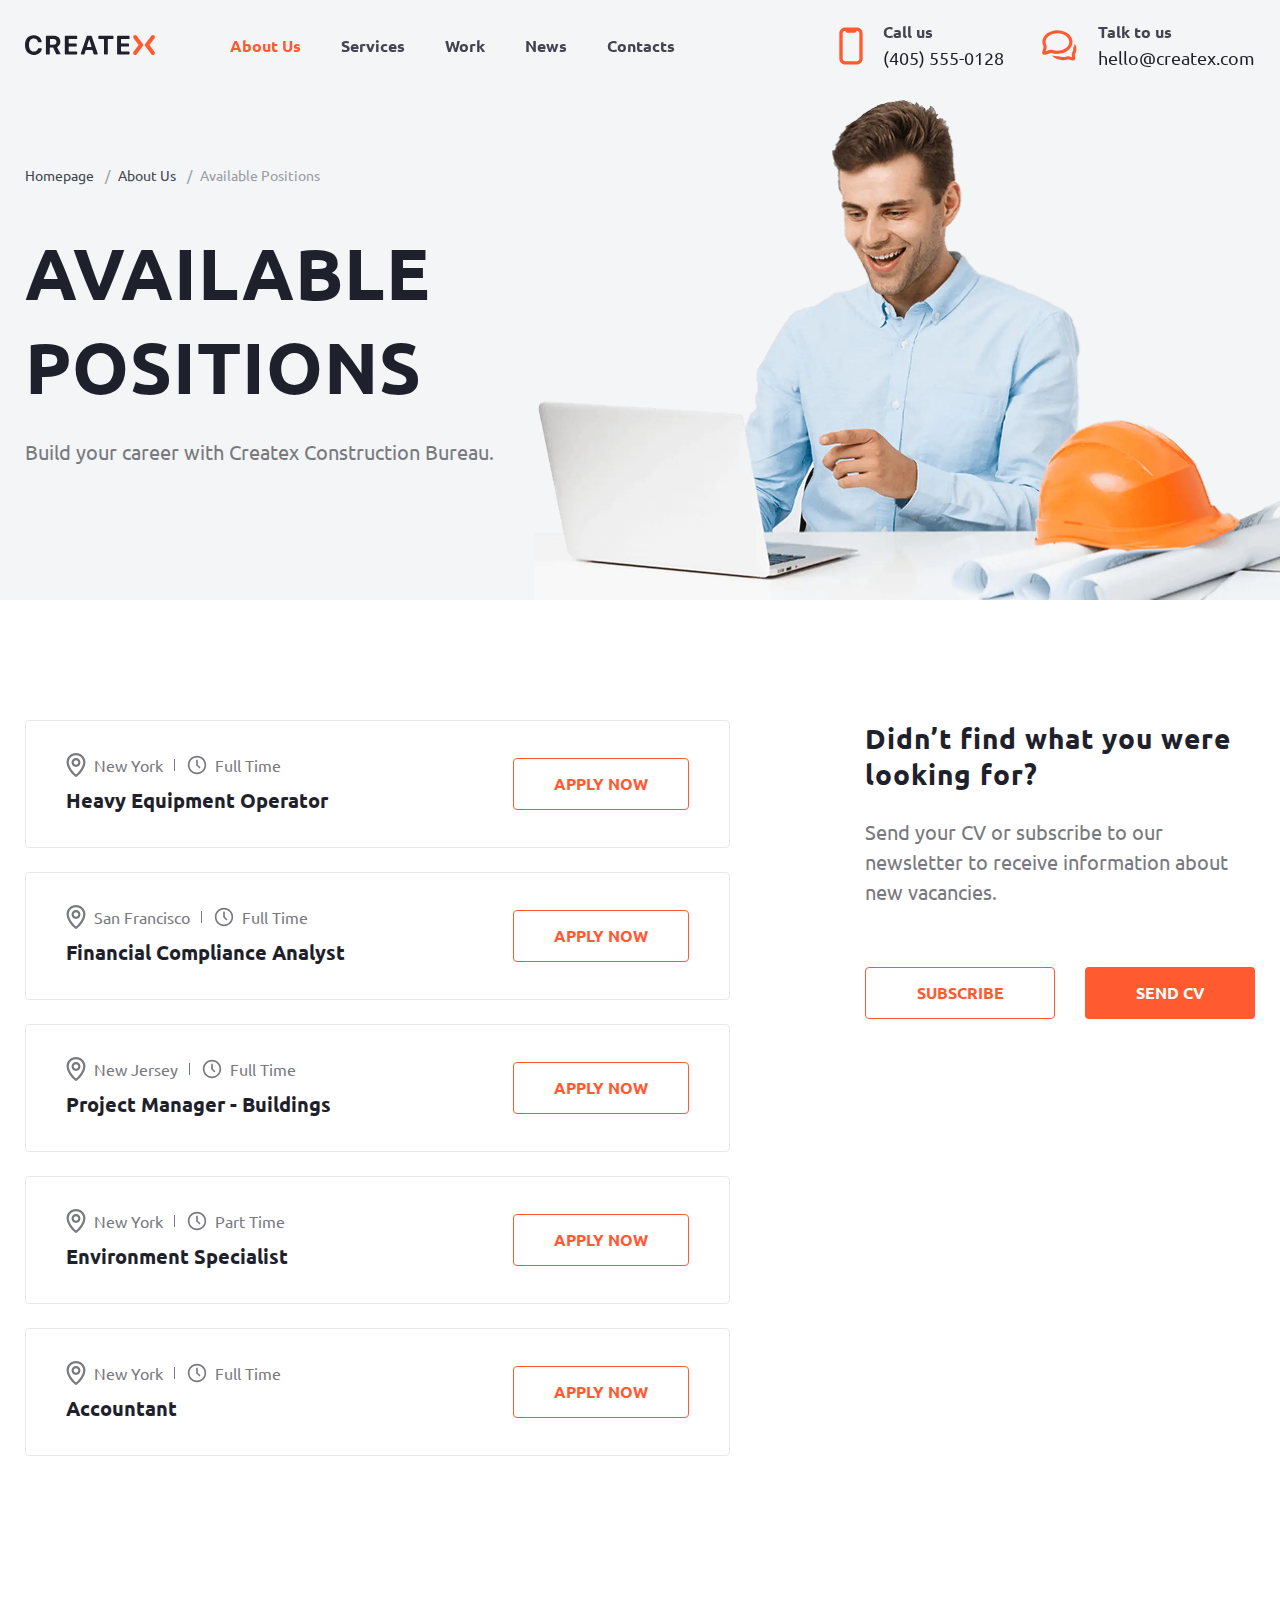
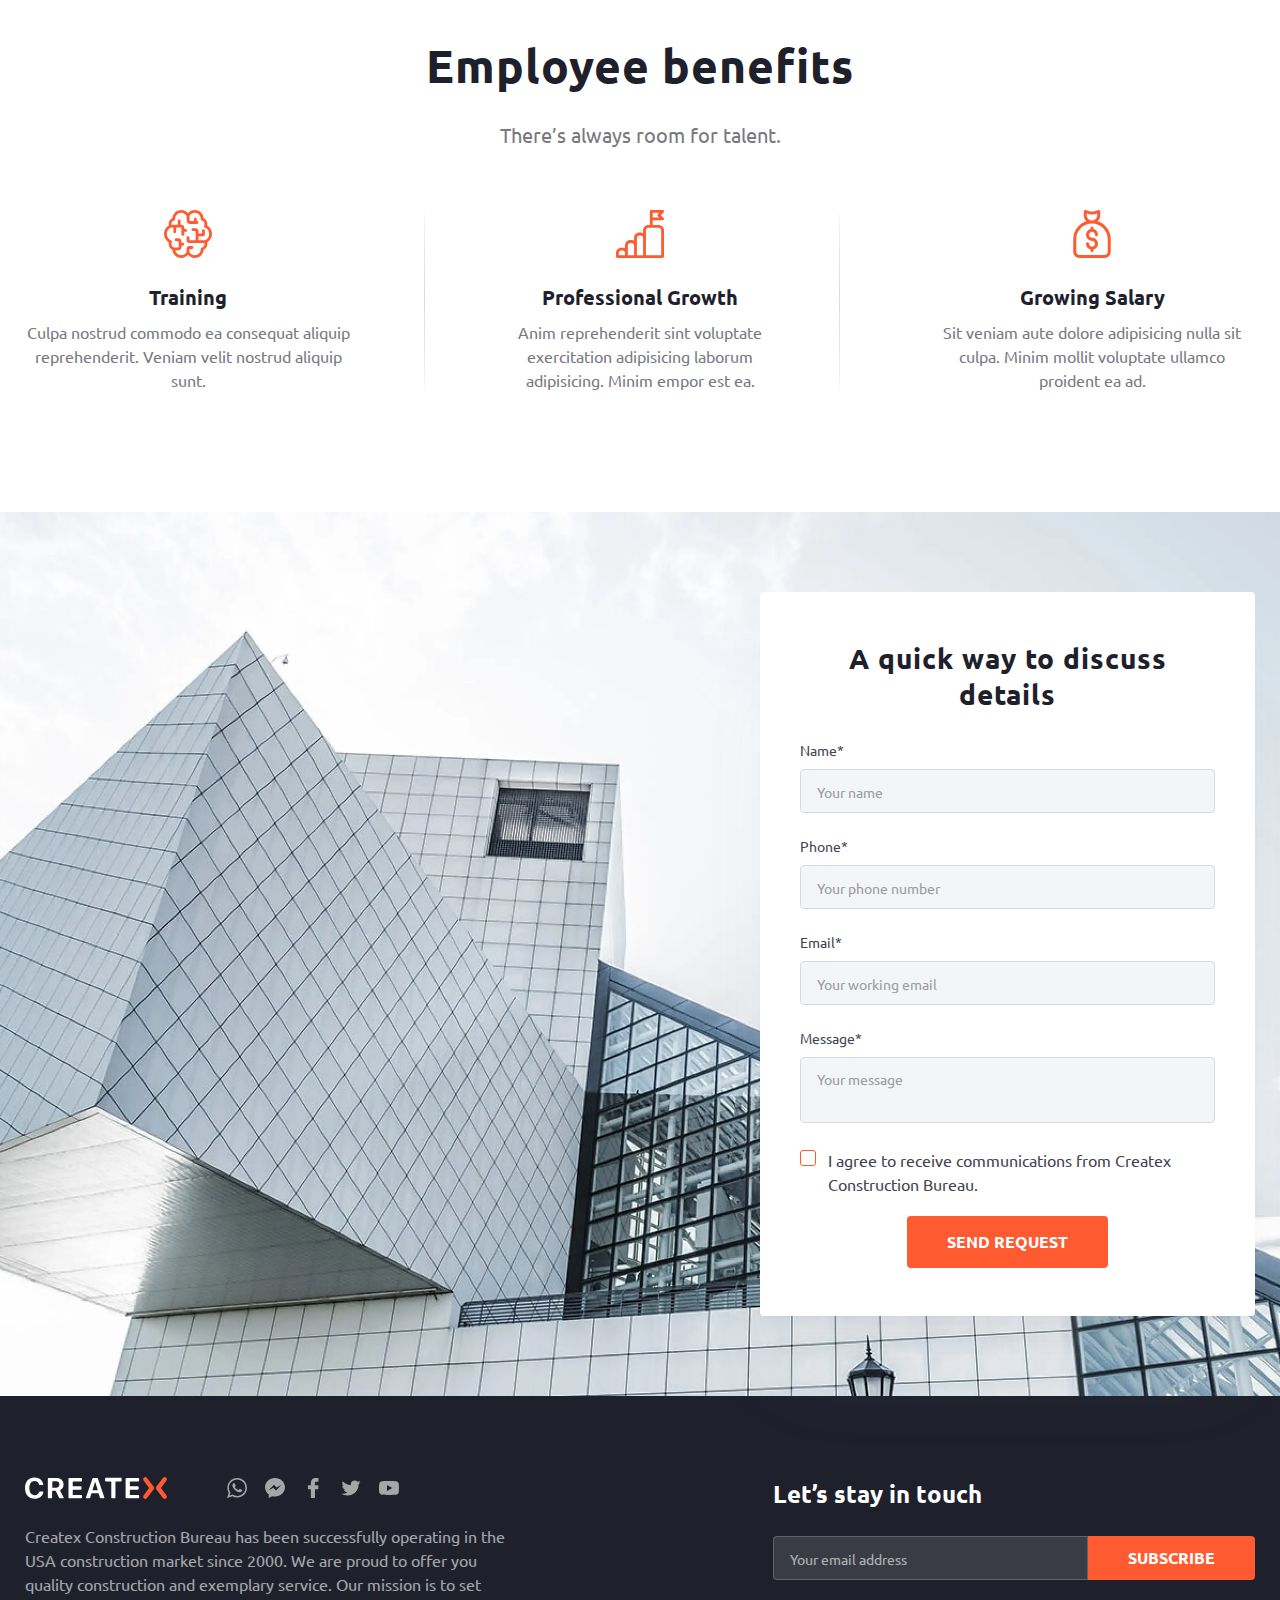
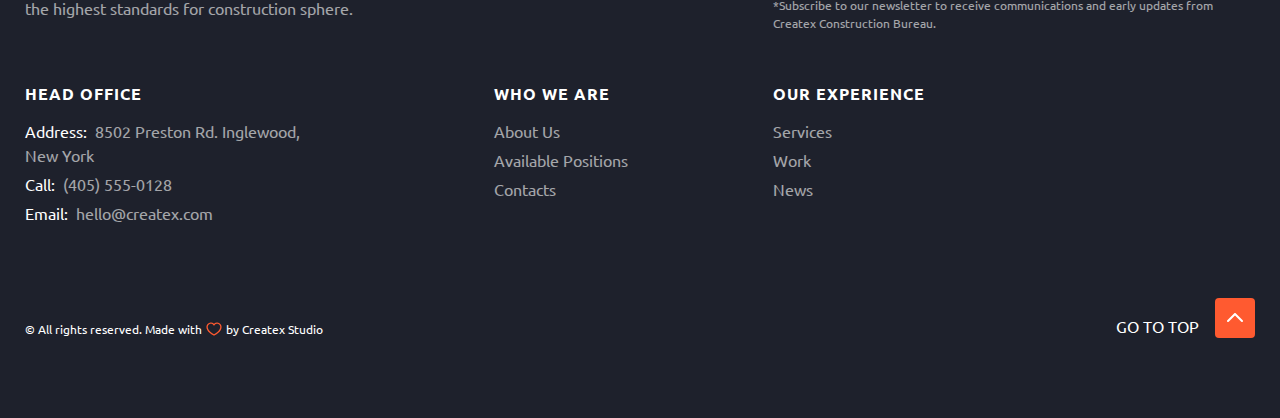
<file: available-positions.html>
<!doctype html>
<html lang="en">

<head>
	<title>Available Positions</title>
	<meta charset="UTF-8">
	<meta name="format-detection" content="telephone=no">
	<!-- <style>body{opacity: 0;}</style> -->
	<link rel="stylesheet" href="css/style.min.css?_v=20250408164713">
	<link rel="icon" href="favicon.ico" type="image/x-icon">
	<!-- <meta name="robots" content="noindex, nofollow"> -->
	<meta name="viewport" content="width=device-width, initial-scale=1.0">
</head>

<body>
	<div class="wrapper">
		<header class="header header--transparent" data-lp>
			<div class="header__container">
				<a class="header__logo logo" href="#">
					<img src="img/logo.svg" alt="Logo">
				</a>
				<div class="header__menu menu">
					<nav class="menu__body">
						<ul class="menu__list">
							<li class="menu__item"><a href="#" class="menu__link menu__link--active">About Us</a></li>
							<li class="menu__item"><a href="#" class="menu__link ">Services</a></li>
							<li class="menu__item"><a href="#" class="menu__link ">Work</a></li>
							<li class="menu__item"><a href="#" class="menu__link ">News</a></li>
							<li class="menu__item"><a href="#" class="menu__link ">Contacts</a></li>
						</ul>
					</nav>
				</div>
				<div class="header__contacts contacts-header">
					<a class="contacts-header__link contacts-header__link--phone" href="tel:4055550128">
						<svg>
							<use xlink:href="img/icons/icons.svg#phone"></use>
						</svg>
						<div class="contacts-header__contact">
							<span class="contacts-header__caption">Call us</span>
							<span class="contacts-header__value">(405) 555-0128</span>
						</div>
					</a>
					<a class="contacts-header__link contacts-header__link--chat" href="mailto:hello@createx.com">
						<svg>
							<use xlink:href="img/icons/icons.svg#chat"></use>
						</svg>
						<div class="contacts-header__contact">
							<span class="contacts-header__caption">Talk to us</span>
							<span class="contacts-header__value">hello@createx.com</span>
						</div>
					</a>
				</div>
				<button class="header__burger burger-button" data-burger-button aria-label="Open menu" type="button"><span></span></button>
			</div>
		</header>
		<main class="page-positions">
			<section class="page-positions__services-hero positions-hero" data-hero>
				<div class="positions-hero__content content-hero content-hero--size content-hero--image-size">
					<div class="content-hero__container">
						<div class="content-hero__info">
							<nav class="breadcrumbs">
								<ul class="breadcrumbs__list">
									<li class="breadcrumbs__item">
										<a class="breadcrumbs__link" href="#">Homepage</a>
									</li>
									<li class="breadcrumbs__item">
										<a class="breadcrumbs__link" href="#">About Us</a>
									</li>
									<li class="breadcrumbs__item">
										<span class="breadcrumbs__current-page">Available Positions</span>
									</li>
								</ul>
							</nav>
							<div class="content-hero__content-block content-block content-block--hero">
								<h1 class="content-block__title">AVAILABLE POSITIONS</h1>
								<div class="content-block__text">
									<p>
										Build your career with Createx Construction Bureau.
									</p>
								</div>
							</div>
						</div>
					</div>
					<div class="content-hero__image">
						<img src="img/available-positions/hero/bg.webp" aria-hidden="true" loading="lazy" alt="">
					</div>
				</div>
			</section>
			<section class="page-positions__positions positions">
				<div class="positions__container">
					<div class="positions__info">
						<div class="positions__send looking-positions">
							<div class="looking-positions__content-block content-block content-block--medium">
								<h2 class="content-block__title">Didn’t find what you were looking for?</h2>
								<div class="content-block__text">
									<p>
										Send your CV or subscribe to our newsletter to receive information about new vacancies.
									</p>
								</div>
							</div>
							<div class="looking-positions__buttons">
								<button class="looking-positions__button button button--transparent-primary" data-modal="#subscribe" type="button">Subscribe</button>
								<button class="looking-positions__button button" data-modal="#send-cv" type="button">Send cv</button>
							</div>
						</div>
						<div class="positions__vacancies">
							<ul class="positions__list list-positions">
								<li class="list-positions__item">
									<article class="list-positions__vacancie vacancie">
										<div class="vacancie__info">
											<div class="vacancie__meta meta-news">
												<span class="meta-news__location">New York</span>
												<span class="meta-news__schedule">Full Time</span>
											</div>
											<h3 class="vacancie__title">Heavy Equipment Operator</h3>
										</div>
										<a href="#" class="vacancie__link button button--transparent-primary">Apply
											now</a>
									</article>
								</li>
								<li class="list-positions__item">
									<article class="list-positions__vacancie vacancie">
										<div class="vacancie__info">
											<div class="vacancie__meta meta-news">
												<span class="meta-news__location">San Francisco</span>
												<span class="meta-news__schedule">Full Time</span>
											</div>
											<h3 class="vacancie__title">Financial Compliance Analyst</h3>
										</div>
										<a href="#" class="vacancie__link button button--transparent-primary">Apply
											now</a>
									</article>
								</li>
								<li class="list-positions__item">
									<article class="list-positions__vacancie vacancie">
										<div class="vacancie__info">
											<div class="vacancie__meta meta-news">
												<span class="meta-news__location">New Jersey</span>
												<span class="meta-news__schedule">Full Time</span>
											</div>
											<h3 class="vacancie__title">Project Manager - Buildings</h3>
										</div>
										<a href="#" class="vacancie__link button button--transparent-primary">Apply
											now</a>
									</article>
								</li>
								<li class="list-positions__item">
									<article class="list-positions__vacancie vacancie">
										<div class="vacancie__info">
											<div class="vacancie__meta meta-news">
												<span class="meta-news__location">New York</span>
												<span class="meta-news__schedule">Part Time</span>
											</div>
											<h3 class="vacancie__title">Environment Specialist</h3>
										</div>
										<a href="#" class="vacancie__link button button--transparent-primary">Apply
											now</a>
									</article>
								</li>
								<li class="list-positions__item">
									<article class="list-positions__vacancie vacancie">
										<div class="vacancie__info">
											<div class="vacancie__meta meta-news">
												<span class="meta-news__location">New York</span>
												<span class="meta-news__schedule">Full Time</span>
											</div>
											<h3 class="vacancie__title">Accountant</h3>
										</div>
										<a href="#" class="vacancie__link button button--transparent-primary">Apply
											now</a>
									</article>
								</li>
							</ul>
						</div>
					</div>
				</div>
			</section>
			<section class="page-positions__mission mission">
				<div class="mission__container">
					<div class="mission__content-block content-block content-block--medium">
						<h2 class="content-block__title">Employee benefits</h2>
						<div class="content-block__text">
							<p>
								There’s always room for talent.
							</p>
						</div>
					</div>
					<ul class="mission__list list-mission">
						<li class="list-mission__item">
							<div class="list-mission__icon">
								<img src="img/available-positions/benefits/icon-brain.svg" loading="lazy" alt="Image">
							</div>
							<h3 class="list-mission__title">Training</h3>
							<div class="list-mission__text">
								<p>
									Culpa nostrud commodo ea consequat aliquip reprehenderit. Veniam velit nostrud aliquip sunt.
								</p>
							</div>
						</li>
						<li class="list-mission__item">
							<div class="list-mission__icon">
								<img src="img/available-positions/benefits/icon-success.svg" loading="lazy" alt="Image">
							</div>
							<h3 class="list-mission__title">Professional Growth</h3>
							<div class="list-mission__text">
								<p>
									Anim reprehenderit sint voluptate exercitation adipisicing laborum adipisicing. Minim empor est ea.
								</p>
							</div>
						</li>
						<li class="list-mission__item">
							<div class="list-mission__icon">
								<img src="img/available-positions/benefits/icon-budget.svg" loading="lazy" alt="Image">
							</div>
							<h3 class="list-mission__title">Growing Salary</h3>
							<div class="list-mission__text">
								<p>
									Sit veniam aute dolore adipisicing nulla sit culpa. Minim mollit voluptate ullamco proident ea ad.
								</p>
							</div>
						</li>
					</ul>
				</div>
			</section>
			<section class="page-positions__contacts contacts">
				<div class="contacts__container">
					<div class="contacts__content">
						<div class="contacts__content-block content-block content-block--medium">
							<h2 class="content-block__title">A quick way to discuss details</h2>
						</div>
						<form class="contacts__form form" data-form data-dev action="#">
							<div class="form__field">
								<label class="form__label" for="c-name">Name*</label>
								<input class="form__input" id="c-name" name="form[c-name]" data-required data-validate type="text" placeholder="Your name">
							</div>
							<div class="form__field">
								<label class="form__label" for="c-phone">Phone*</label>
								<input class="form__input" id="c-phone" name="form[c-phone]" data-required data-validate type="tel" placeholder="Your phone number">
							</div>
							<div class="form__field">
								<label class="form__label" for="c-email">Email*</label>
								<input class="form__input" id="c-email" name="form[c-email]" data-required="email" data-validate type="text" placeholder="Your working email">
							</div>
							<div class="form__field">
								<label class="form__label" for="c-message">Message*</label>
								<textarea class="form__textarea" name="form[c-message]" placeholder="Your message" data-required data-validate id="c-message"></textarea>
							</div>
							<div class="form__field checkbox">
								<input class="checkbox__input" type="checkbox" name="form[c-agree]" id="c-agree" data-required>
								<label class="checkbox__label" for="c-agree"></label>
								<div class="checkbox__text">
									<p>
										I agree to receive communications from Createx Construction Bureau.
									</p>
								</div>
							</div>
							<div class="form__field">
								<button class="form__button button" type="submit">send request</button>
							</div>
						</form>
					</div>
				</div>
				<img class="contacts__image" src="img/details/bg.webp" loading="lazy" aria-hidden="true" alt="">
			</section>
		</main>
		<footer class="footer">
			<div class="footer__container">
				<div class="footer__body body-footer">
					<div class="body-footer__column body-footer__column--first">
						<div class="body-footer__content">
							<a class="body-footer__logo logo" href="#">
								<img src="img/logo-footer.svg" alt="Logo">
							</a>
							<div class="body-footer__socials socials">
								<ul class="socials__list">
									<li class="socials__item">
										<a class="socials__link" href="#">
											<svg>
												<use xlink:href="img/icons/icons.svg#social-whatsapp"></use>
											</svg>
										</a>
									</li>
									<li class="socials__item">
										<a class="socials__link" href="#">
											<svg>
												<use xlink:href="img/icons/icons.svg#social-messanger"></use>
											</svg>
										</a>
									</li>
									<li class="socials__item">
										<a class="socials__link" href="#">
											<svg>
												<use xlink:href="img/icons/icons.svg#social-facebook"></use>
											</svg>
										</a>
									</li>
									<li class="socials__item">
										<a class="socials__link" href="#">
											<svg>
												<use xlink:href="img/icons/icons.svg#social-twitter"></use>
											</svg>
										</a>
									</li>
									<li class="socials__item">
										<a class="socials__link" href="#">
											<svg>
												<use xlink:href="img/icons/icons.svg#social-youtube"></use>
											</svg>
										</a>
									</li>
								</ul>
							</div>
							<div class="body-footer__text">
								<p>
									Createx Construction Bureau has been successfully operating in the USA construction market since 2000. We
									are proud to offer you quality construction and exemplary service. Our mission is to set the highest
									standards for construction sphere.
								</p>
							</div>
						</div>
						<div class="body-footer__contacts contacts-footer">
							<h6 class="contacts-footer__title">HEAD OFFICE</h6>
							<address class="contacts-footer__address">
								<ul class="contacts-footer__list">
									<li class="contacts-footer__item">
										<span class="contacts-footer__name">Address:</span>
										<span class="contacts-footer__value">8502 Preston Rd. Inglewood, New York</span>
									</li>
									<li class="contacts-footer__item">
										<span class="contacts-footer__name">Call:</span>
										<a class="contacts-footer__link" href="tel:4055550128">(405) 555-0128</a>
									</li>
									<li class="contacts-footer__item">
										<span class="contacts-footer__name">Email:</span>
										<a class="contacts-footer__link" href="mailto:hello@createx.com">hello@createx.com</a>
									</li>
								</ul>
							</address>
						</div>
						<nav class="body-footer__navigation navigation-footer navigation-footer--end">
							<h6 class="navigation-footer__title">WHO WE ARE</h6>
							<ul class="navigation-footer__list">
								<li class="navigation-footer__item">
									<a class="navigation-footer__link" href="#">About Us</a>
								</li>
								<li class="navigation-footer__item">
									<a class="navigation-footer__link" href="#">Available Positions</a>
								</li>
								<li class="navigation-footer__item">
									<a class="navigation-footer__link" href="#">Contacts</a>
								</li>
							</ul>
						</nav>
					</div>
					<div class="body-footer__column body-footer__column--second">
						<div class="body-footer__subscribe subscribe-footer">
							<h5 class="subscribe-footer__title">Let’s stay in touch</h5>
							<form class="subscribe-footer__form form-subscribe form" data-dev data-form action="#" method="post">
								<input class="form__input form__input--subscribe" type="text" name="form[email]" data-required="email" data-validate placeholder="Your email address">
								<button class="form__button button button--subscribe" type="submit">subscribe</button>
							</form>
							<div class="subscribe-footer__text">
								<p>
									*Subscribe to our newsletter to receive communications and early updates from Createx Construction Bureau.
								</p>
							</div>
						</div>
						<nav data-da=".body-footer__column--first,991.98" class="body-footer__navigation navigation-footer">
							<h6 class="navigation-footer__title">OUR EXPERIENCE</h6>
							<ul class="navigation-footer__list">
								<li class="navigation-footer__item">
									<a class="navigation-footer__link" href="#">Services</a>
								</li>
								<li class="navigation-footer__item">
									<a class="navigation-footer__link" href="#">Work</a>
								</li>
								<li class="navigation-footer__item">
									<a class="navigation-footer__link" href="#">News</a>
								</li>
							</ul>
						</nav>
					</div>
				</div>
				<div class="footer__bootom">
					<div class="footer__copy">
						<span>© All rights reserved. Made with</span>
						<svg>
							<use xlink:href="img/icons/icons.svg#heart"></use>
						</svg>
						<span>by Createx Studio</span>
					</div>
					<div class="footer__to-top to-top">
						<span class="to-top__text">GO TO TOP</span>
						<button data-goto="[data-hero]" data-goto-header class="to-top__button" aria-label="To Top">
							<svg>
								<use xlink:href="img/icons/icons.svg#to-top"></use>
							</svg>
						</button>
					</div>
				</div>
			</div>
		</footer>
	</div>
	<script src="js/app.min.js?_v=20250408164713"></script>
	<div id="subscribe" aria-hidden="true" class="modal">
		<div class="modal__wrapper">
			<div class="modal__content modal__content--form">
				<button class="modal__close" aria-label="Close Modal" data-close type="button">
					<svg>
						<use xlink:href="img/icons/icons.svg#close"></use>
					</svg>
				</button>
				<div class="modal__content-block content-block content-block--medium">
					<h4 class="content-block__title">Subscribe to our newsletter</h4>
				</div>
				<form class="modal__form form" data-form data-dev action="#">
					<div class="form__field">
						<label class="form__label" for="s-name">Name*</label>
						<input class="form__input" id="s-name" name="form[s-name]" data-required data-validate type="text" placeholder="Your name">
					</div>
					<div class="form__field">
						<label class="form__label" for="s-email">Email*</label>
						<input class="form__input" id="s-email" name="form[s-email]" data-required="email" data-validate type="text" placeholder="Your working email">
					</div>
					<div class="form__field">
						<button class="form__button button" type="submit">send</button>
					</div>
				</form>
			</div>
		</div>
	</div>
	<div id="send-cv" aria-hidden="true" class="modal">
		<div class="modal__wrapper">
			<div class="modal__content modal__content--form">
				<button class="modal__close" aria-label="Close Modal" data-close type="button">
					<svg>
						<use xlink:href="img/icons/icons.svg#close"></use>
					</svg>
				</button>
				<div class="modal__content-block content-block content-block--medium">
					<h4 class="content-block__title">Send your CV</h4>
				</div>
				<form class="modal__form form" data-form data-dev action="#">
					<div class="form__field">
						<label class="form__label" for="cv-name">Name*</label>
						<input class="form__input" id="cv-name" name="form[cv-name]" data-required data-validate type="text" placeholder="Your name">
					</div>
					<div class="form__field">
						<label class="form__label" for="c-us-location">Location*</label>
						<select id="c-us-location" name="form[c-us-location]" data-required data-validate>
							<option value="">Choise your location</option>
							<option value="NewYork">New York</option>
							<option value="LosAngeles">New Jersey</option>
							<option value="SanFrancisco">San Francisco</option>
						</select>
					</div>
					<div class="form__field">
						<label class="form__label" for="cv-phone">Phone*</label>
						<input class="form__input" id="cv-phone" name="form[cv-phone]" data-required data-validate type="tel" placeholder="Your phone number">
					</div>
					<div class="form__field">
						<label class="form__label" for="cv-email">Email*</label>
						<input class="form__input" id="cv-email" name="form[cv-email]" data-required="email" data-validate type="text" placeholder="Your working email">
					</div>
					<div class="form__field">
						<label class="form__label" for="cv-message">Сovering letter*</label>
						<textarea class="form__textarea" name="form[cv-message]" placeholder="Your covering letter" data-required data-validate id="cv-message"></textarea>
					</div>
					<div class="form__field attach-field">
						<input class="attach-field__input" type="file" name="form[cv-file]" id="cv-file">
						<label class="form__label attach-field__label" for="cv-file">Attach your CV*</label>
					</div>
					<div class="form__field">
						<button class="form__button button" type="submit">send</button>
					</div>
				</form>
			</div>
		</div>
	</div>

</body>

</html>
</file>
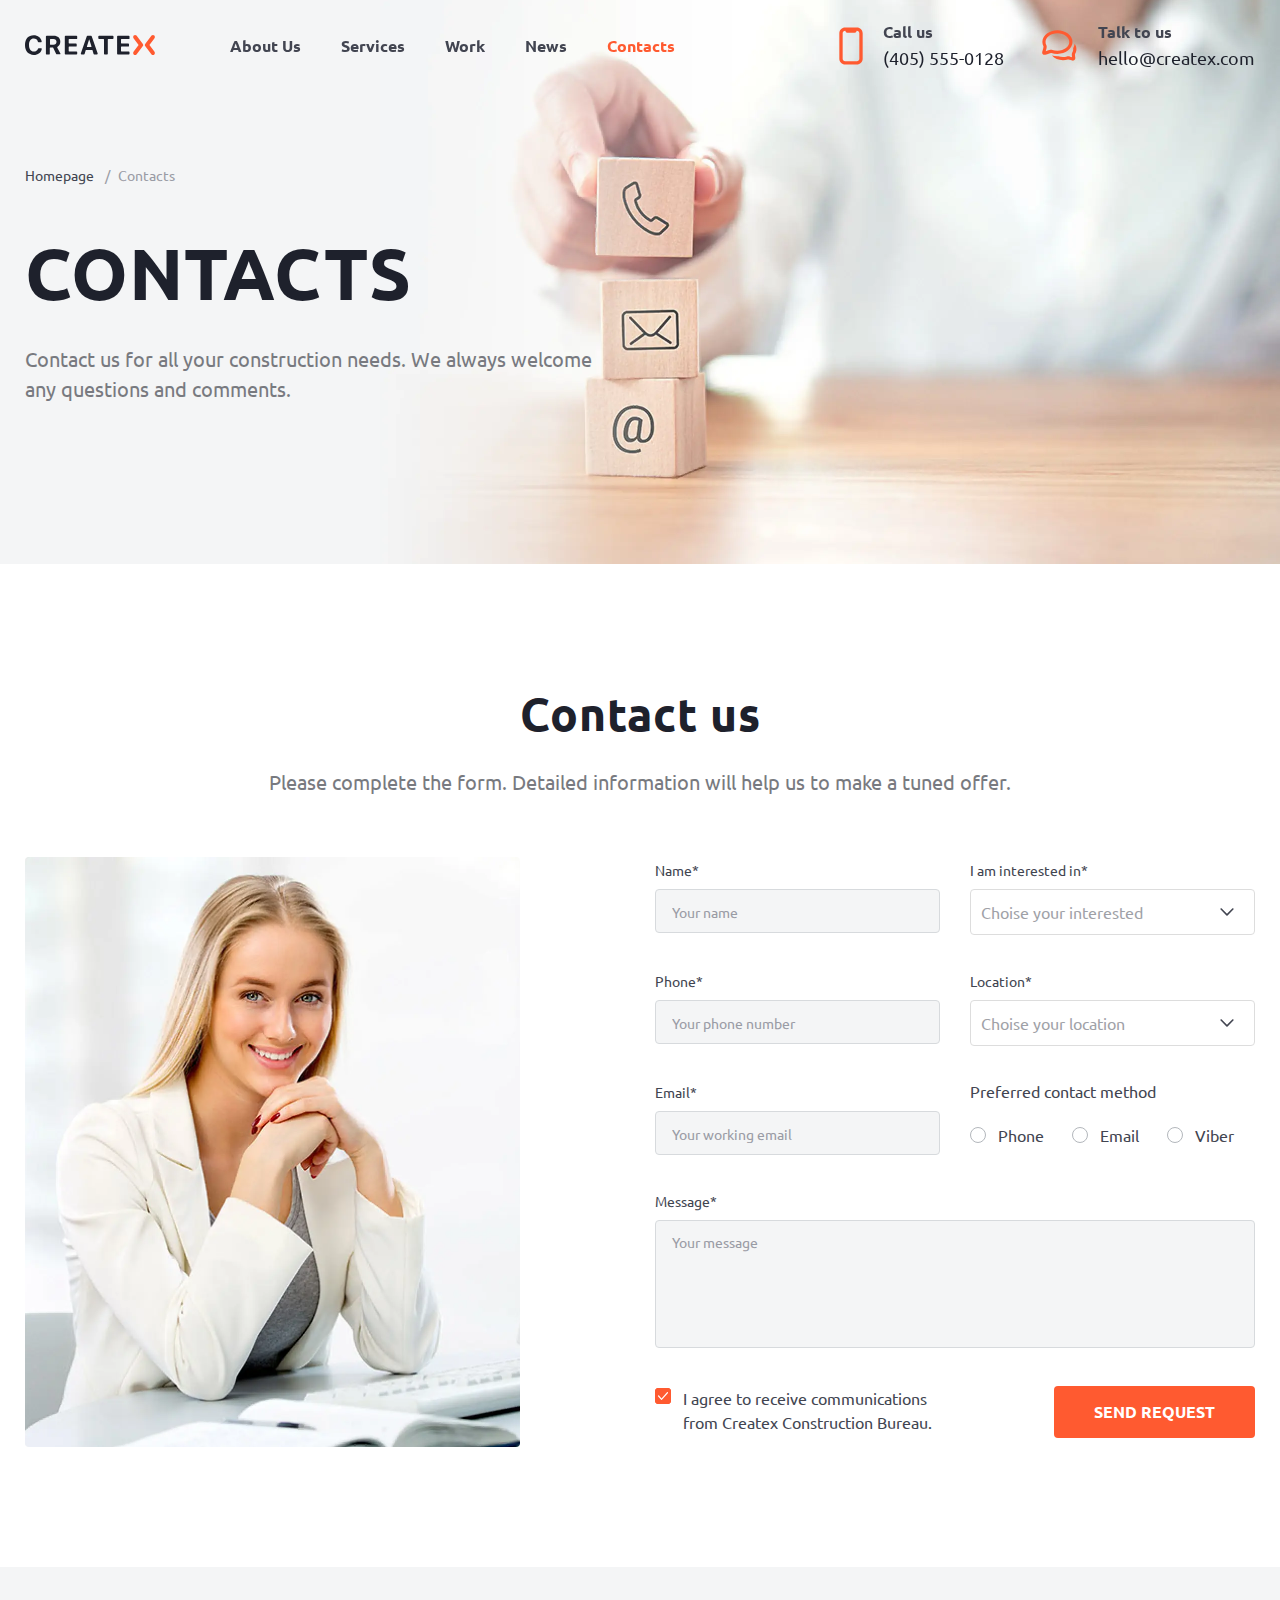
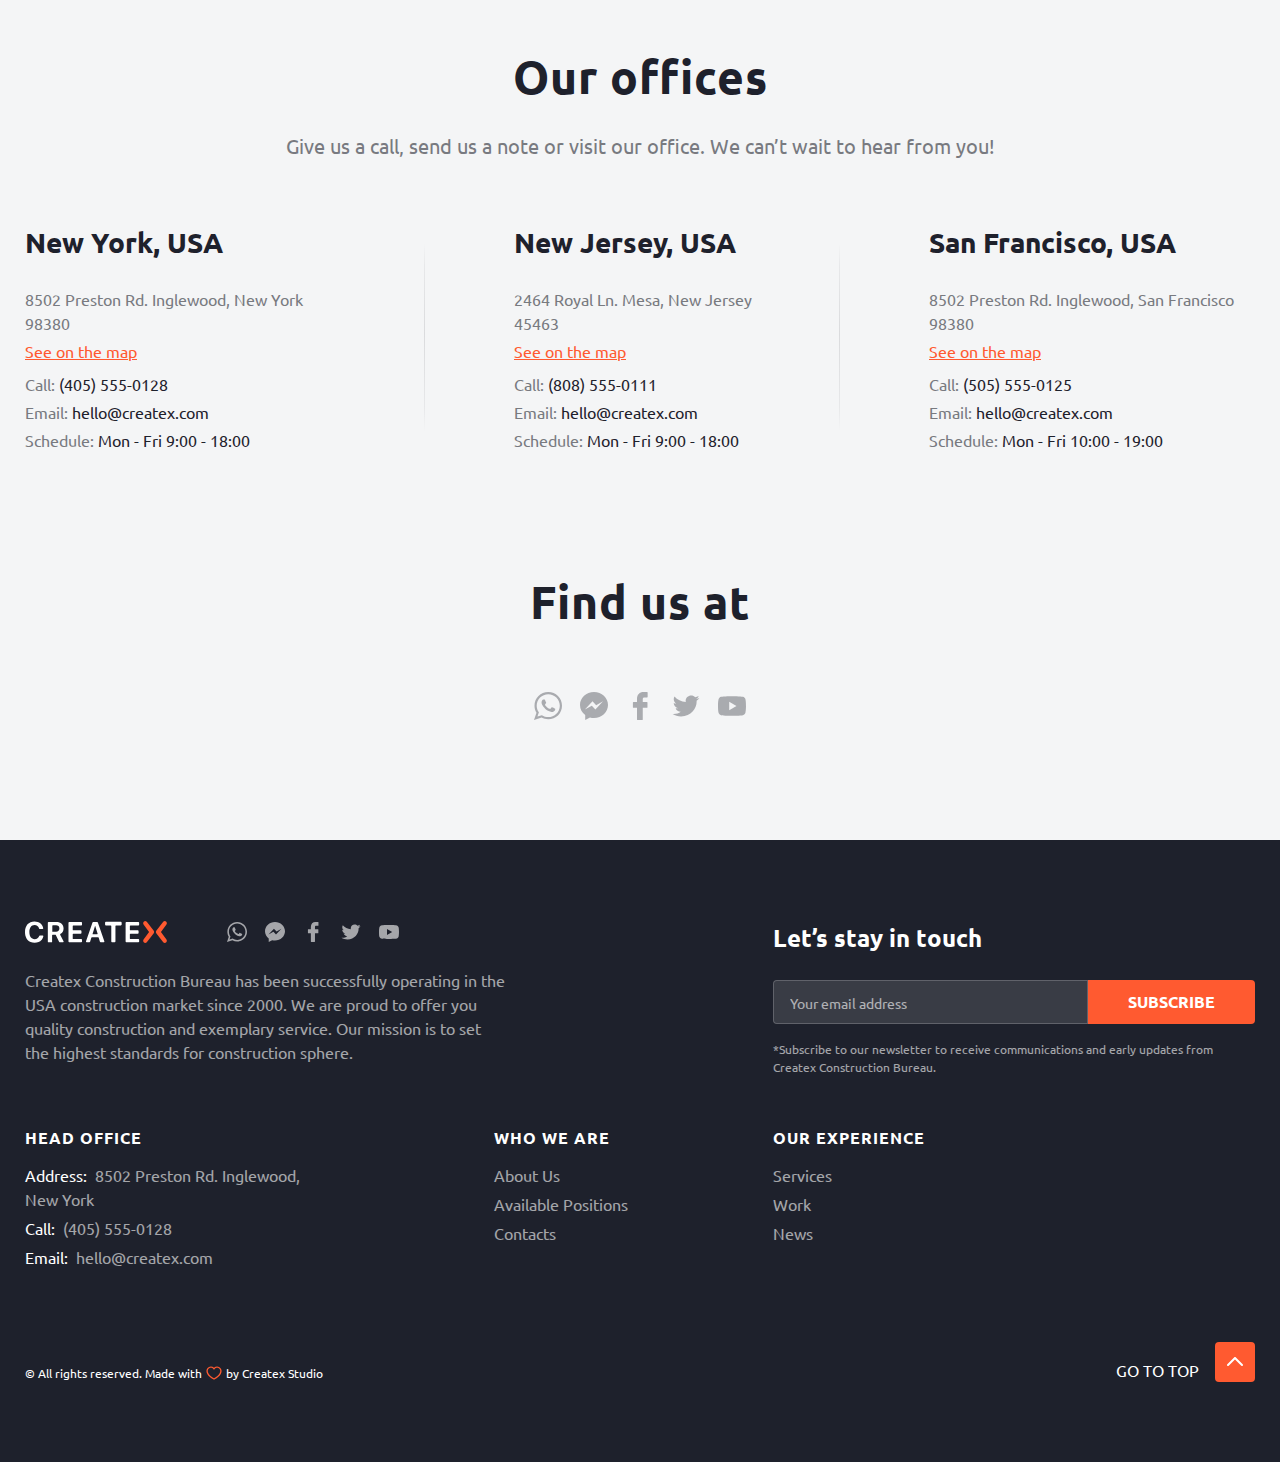
<file: contacts.html>
<!doctype html>
<html lang="en">

<head>
	<title>Contacts</title>
	<meta charset="UTF-8">
	<meta name="format-detection" content="telephone=no">
	<!-- <style>body{opacity: 0;}</style> -->
	<link rel="stylesheet" href="css/style.min.css?_v=20250408164713">
	<link rel="icon" href="favicon.ico" type="image/x-icon">
	<!-- <meta name="robots" content="noindex, nofollow"> -->
	<meta name="viewport" content="width=device-width, initial-scale=1.0">
</head>

<body>
	<div class="wrapper">
		<header class="header header--transparent" data-lp>
			<div class="header__container">
				<a class="header__logo logo" href="#">
					<img src="img/logo.svg" alt="Logo">
				</a>
				<div class="header__menu menu">
					<nav class="menu__body">
						<ul class="menu__list">
							<li class="menu__item"><a href="#" class="menu__link ">About Us</a></li>
							<li class="menu__item"><a href="#" class="menu__link ">Services</a></li>
							<li class="menu__item"><a href="#" class="menu__link ">Work</a></li>
							<li class="menu__item"><a href="#" class="menu__link ">News</a></li>
							<li class="menu__item"><a href="#" class="menu__link menu__link--active">Contacts</a></li>
						</ul>
					</nav>
				</div>
				<div class="header__contacts contacts-header">
					<a class="contacts-header__link contacts-header__link--phone" href="tel:4055550128">
						<svg>
							<use xlink:href="img/icons/icons.svg#phone"></use>
						</svg>
						<div class="contacts-header__contact">
							<span class="contacts-header__caption">Call us</span>
							<span class="contacts-header__value">(405) 555-0128</span>
						</div>
					</a>
					<a class="contacts-header__link contacts-header__link--chat" href="mailto:hello@createx.com">
						<svg>
							<use xlink:href="img/icons/icons.svg#chat"></use>
						</svg>
						<div class="contacts-header__contact">
							<span class="contacts-header__caption">Talk to us</span>
							<span class="contacts-header__value">hello@createx.com</span>
						</div>
					</a>
				</div>
				<button class="header__burger burger-button" data-burger-button aria-label="Open menu" type="button"><span></span></button>
			</div>
		</header>
		<main class="page-contacts">
			<section class="page-contacts__contacts-hero contacts-hero" data-hero>
				<div class="contacts-hero__content content-hero content-hero--size">
					<div class="content-hero__container">
						<div class="content-hero__info">
							<nav class="breadcrumbs">
								<ul class="breadcrumbs__list">
									<li class="breadcrumbs__item">
										<a class="breadcrumbs__link" href="#">Homepage</a>
									</li>
									<li class="breadcrumbs__item">
										<span class="breadcrumbs__current-page">Contacts</span>
									</li>
								</ul>
							</nav>
							<div class="content-hero__content-block content-block content-block--hero">
								<h1 class="content-block__title">CONTACTS</h1>
								<div class="content-block__text">
									<p>
										Contact us for all your construction needs. We always welcome any questions and comments.
									</p>
								</div>
							</div>
						</div>
					</div>
					<div class="content-hero__image">
						<img src="img/contacts/bg.webp" aria-hidden="true" loading="lazy" alt="">
					</div>
				</div>
			</section>
			<section class="page-contacts__contact-us contact-us">
				<div class="contact-us__container">
					<div class="contact-us__content-block content-block content-block--medium">
						<h2 class="content-block__title">Contact us</h2>
						<div class="content-block__text">
							<p>
								Please complete the form. Detailed information will help us to make a tuned offer.
							</p>
						</div>
					</div>
					<div class="contact-us__content">
						<div class="contact-us__image">
							<img src="img/contacts/01.webp" loading="lazy" alt="Image">
						</div>
						<form class="contact-us__form form" data-form data-one-select data-dev action="№">
							<div class="form__field">
								<label class="form__label" for="c-us-name">Name*</label>
								<input class="form__input" id="c-us-name" name="form[c-us-name]" data-required data-validate type="text" placeholder="Your name">
							</div>
							<div class="form__field">
								<label class="form__label" for="c-us-interested">I am interested in*</label>
								<select id="c-us-interested" name="form[c-us-interested]" data-required data-validate>
									<option value="">Choise your interested</option>
									<option value="Construction">Construction</option>
									<option value="ProjectDevelopment">Project Development</option>
									<option value="InteriorDesign">Interior Design</option>
									<option value="Repairs">Repairs</option>
								</select>
							</div>
							<div class="form__field">
								<label class="form__label" for="c-us-phone">Phone*</label>
								<input class="form__input" id="c-us-phone" name="form[c-us-phone]" data-required="phone" data-validate type="tel" placeholder="Your phone number">
							</div>
							<div class="form__field">
								<label class="form__label" for="c-us-location">Location*</label>
								<select id="c-us-location" name="form[c-us-location]" data-required data-validate>
									<option value="">Choise your location</option>
									<option value="NewYork">New York</option>
									<option value="LosAngeles">New Jersey</option>
									<option value="SanFrancisco">San Francisco</option>
								</select>
							</div>
							<div class="form__field">
								<label class="form__label" for="c-us-email">Email*</label>
								<input class="form__input" id="c-us-email" name="form[c-us-email]" data-required="email" data-validate type="text" placeholder="Your working email">
							</div>
							<fieldset class="form__field radio-field">
								<legend class="radio-field__caption">Preferred contact method</legend>
								<label class="radio-field__label radio">
									<input class="radio__input" type="radio" data-required name="form[c-us-method]" value="Phone">
									<span class="radio__text">Phone</span>
								</label>
								<label class="radio-field__label radio">
									<input class="radio__input" type="radio" data-required name="form[c-us-method]" value="Email">
									<span class="radio__text">Email</span>
								</label>
								<label class="radio-field__label radio">
									<input class="radio__input" type="radio" data-required name="form[c-us-method]" value="Viber">
									<span class="radio__text">Viber</span>
								</label>
							</fieldset>
							<div class="form__field form__field--textarea">
								<label class="form__label" for="c-us-message">Message*</label>
								<textarea class="form__textarea" name="form[c-us-message]" placeholder="Your message" data-required data-validate id="c-us-message"></textarea>
							</div>
							<div class="form__field checkbox">
								<input class="checkbox__input" type="checkbox" name="form[c-us-agree]" id="c-us-agree" checked data-required>
								<label class="checkbox__label" for="c-us-agree"></label>
								<div class="checkbox__text">
									<p>
										I agree to receive communications from Createx Construction Bureau.
									</p>
								</div>
							</div>
							<div class="form__field">
								<button class="form__button button" type="submit">send request</button>
							</div>
						</form>
					</div>
				</div>
			</section>
			<section class="page-contacts__contacts-info contacts-info">
				<div class="contacts-info__container">
					<div class="contacts-info__content-block content-block content-block--medium">
						<h2 class="content-block__title">Our offices</h2>
						<div class="content-block__text">
							<p>
								Give us a call, send us a note or visit our office. We can’t wait to hear from you!
							</p>
						</div>
					</div>
					<ul class="contacts-info__list">
						<li class="contacts-info__item">
							<h3 class="contacts-info__title">New York, USA</h3>
							<address class="contacts-info__address address-contacts">
								<div class="address-contacts__item">
									<div class="address-contacts__text">8502 Preston Rd. Inglewood, New York 98380</div>
									<a href="#" class="address-contacts__link">See on the map</a>
								</div>
								<ul class="address-contacts__list list-contacts">
									<li class="list-contacts__item">
										<span class="list-contacts__name">Call:</span>
										<a class="list-contacts__link" href="tel:4055550128">(405) 555-0128</a>
									</li>
									<li class="list-contacts__item">
										<span class="list-contacts__name">Email:</span>
										<a class="list-contacts__link" href="mailto:hello@createx.com">hello@createx.com</a>
									</li>
									<li class="list-contacts__item">
										<span class="list-contacts__name">Schedule:</span>
										<span class="list-contacts__schedule">Mon - Fri 9:00 - 18:00</span>
									</li>
								</ul>
							</address>
						</li>
						<li class="contacts-info__item">
							<h3 class="contacts-info__title">New Jersey, USA</h3>
							<address class="contacts-info__address address-contacts">
								<div class="address-contacts__item">
									<div class="address-contacts__text">2464 Royal Ln. Mesa, New Jersey 45463</div>
									<a class="address-contacts__link" href="#">See on the map</a>
								</div>
								<ul class="address-contacts__list list-contacts">
									<li class="list-contacts__item">
										<span class="list-contacts__name">Call:</span>
										<a class="list-contacts__link" href="tel:8085550111">(808) 555-0111</a>
									</li>
									<li class="list-contacts__item">
										<span class="list-contacts__name">Email:</span>
										<a class="list-contacts__link" href="mailto:hello@createx.com">hello@createx.com</a>
									</li>
									<li class="list-contacts__item">
										<span class="list-contacts__name">Schedule:</span>
										<span class="list-contacts__schedule">Mon - Fri 9:00 - 18:00</span>
									</li>
								</ul>
							</address>
						</li>
						<li class="contacts-info__item">
							<h3 class="contacts-info__title">San Francisco, USA</h3>
							<address class="contacts-info__address address-contacts">
								<div class="address-contacts__item">
									<div class="address-contacts__text">8502 Preston Rd. Inglewood, San Francisco 98380</div>
									<a href="#" class="address-contacts__link">See on the map</a>
								</div>
								<ul class="address-contacts__list list-contacts">
									<li class="list-contacts__item">
										<span class="list-contacts__name">Call:</span>
										<a class="list-contacts__link" href="tel:5055550125">(505) 555-0125</a>
									</li>
									<li class="list-contacts__item">
										<span class="list-contacts__name">Email:</span>
										<a class="list-contacts__link" href="mailto:hello@createx.com">hello@createx.com</a>
									</li>
									<li class="list-contacts__item">
										<span class="list-contacts__name">Schedule:</span>
										<span class="list-contacts__schedule">Mon - Fri 10:00 - 19:00</span>
									</li>
								</ul>
							</address>
						</li>
					</ul>
				</div>
			</section>
			<section class="page-contacts__find-us find-us">
				<div class="find-us__container">
					<div class="find-us__content-block content-block content-block--medium">
						<h2 class="content-block__title">Find us at</h2>
					</div>
					<div class="find-us__socials socials socials--contacts">
						<ul class="socials__list">
							<li class="socials__item">
								<a href="#" target="_blank" class="socials__link" aria-label="Whatsapp">
									<svg>
										<use xlink:href="img/icons/icons.svg#social-whatsapp"></use>
									</svg>
								</a>
							</li>
							<li class="socials__item">
								<a href="#" target="_blank" class="socials__link" aria-label="Messanger">
									<svg>
										<use xlink:href="img/icons/icons.svg#social-messanger"></use>
									</svg>
								</a>
							</li>
							<li class="socials__item">
								<a href="#" target="_blank" class="socials__link" aria-label="Facebook">
									<svg>
										<use xlink:href="img/icons/icons.svg#social-facebook"></use>
									</svg>
								</a>
							</li>
							<li class="socials__item">
								<a href="#" target="_blank" class="socials__link" aria-label="Twitter">
									<svg>
										<use xlink:href="img/icons/icons.svg#social-twitter"></use>
									</svg>
								</a>
							</li>
							<li class="socials__item">
								<a href="#" target="_blank" class="socials__link" aria-label="YouTube">
									<svg>
										<use xlink:href="img/icons/icons.svg#social-youtube"></use>
									</svg>
								</a>
							</li>
						</ul>
					</div>
				</div>
			</section>
		</main>
		<footer class="footer">
			<div class="footer__container">
				<div class="footer__body body-footer">
					<div class="body-footer__column body-footer__column--first">
						<div class="body-footer__content">
							<a class="body-footer__logo logo" href="#">
								<img src="img/logo-footer.svg" alt="Logo">
							</a>
							<div class="body-footer__socials socials">
								<ul class="socials__list">
									<li class="socials__item">
										<a class="socials__link" href="#">
											<svg>
												<use xlink:href="img/icons/icons.svg#social-whatsapp"></use>
											</svg>
										</a>
									</li>
									<li class="socials__item">
										<a class="socials__link" href="#">
											<svg>
												<use xlink:href="img/icons/icons.svg#social-messanger"></use>
											</svg>
										</a>
									</li>
									<li class="socials__item">
										<a class="socials__link" href="#">
											<svg>
												<use xlink:href="img/icons/icons.svg#social-facebook"></use>
											</svg>
										</a>
									</li>
									<li class="socials__item">
										<a class="socials__link" href="#">
											<svg>
												<use xlink:href="img/icons/icons.svg#social-twitter"></use>
											</svg>
										</a>
									</li>
									<li class="socials__item">
										<a class="socials__link" href="#">
											<svg>
												<use xlink:href="img/icons/icons.svg#social-youtube"></use>
											</svg>
										</a>
									</li>
								</ul>
							</div>
							<div class="body-footer__text">
								<p>
									Createx Construction Bureau has been successfully operating in the USA construction market since 2000. We
									are proud to offer you quality construction and exemplary service. Our mission is to set the highest
									standards for construction sphere.
								</p>
							</div>
						</div>
						<div class="body-footer__contacts contacts-footer">
							<h6 class="contacts-footer__title">HEAD OFFICE</h6>
							<address class="contacts-footer__address">
								<ul class="contacts-footer__list">
									<li class="contacts-footer__item">
										<span class="contacts-footer__name">Address:</span>
										<span class="contacts-footer__value">8502 Preston Rd. Inglewood, New York</span>
									</li>
									<li class="contacts-footer__item">
										<span class="contacts-footer__name">Call:</span>
										<a class="contacts-footer__link" href="tel:4055550128">(405) 555-0128</a>
									</li>
									<li class="contacts-footer__item">
										<span class="contacts-footer__name">Email:</span>
										<a class="contacts-footer__link" href="mailto:hello@createx.com">hello@createx.com</a>
									</li>
								</ul>
							</address>
						</div>
						<nav class="body-footer__navigation navigation-footer navigation-footer--end">
							<h6 class="navigation-footer__title">WHO WE ARE</h6>
							<ul class="navigation-footer__list">
								<li class="navigation-footer__item">
									<a class="navigation-footer__link" href="#">About Us</a>
								</li>
								<li class="navigation-footer__item">
									<a class="navigation-footer__link" href="#">Available Positions</a>
								</li>
								<li class="navigation-footer__item">
									<a class="navigation-footer__link" href="#">Contacts</a>
								</li>
							</ul>
						</nav>
					</div>
					<div class="body-footer__column body-footer__column--second">
						<div class="body-footer__subscribe subscribe-footer">
							<h5 class="subscribe-footer__title">Let’s stay in touch</h5>
							<form class="subscribe-footer__form form-subscribe form" data-dev data-form action="#" method="post">
								<input class="form__input form__input--subscribe" type="text" name="form[email]" data-required="email" data-validate placeholder="Your email address">
								<button class="form__button button button--subscribe" type="submit">subscribe</button>
							</form>
							<div class="subscribe-footer__text">
								<p>
									*Subscribe to our newsletter to receive communications and early updates from Createx Construction Bureau.
								</p>
							</div>
						</div>
						<nav data-da=".body-footer__column--first,991.98" class="body-footer__navigation navigation-footer">
							<h6 class="navigation-footer__title">OUR EXPERIENCE</h6>
							<ul class="navigation-footer__list">
								<li class="navigation-footer__item">
									<a class="navigation-footer__link" href="#">Services</a>
								</li>
								<li class="navigation-footer__item">
									<a class="navigation-footer__link" href="#">Work</a>
								</li>
								<li class="navigation-footer__item">
									<a class="navigation-footer__link" href="#">News</a>
								</li>
							</ul>
						</nav>
					</div>
				</div>
				<div class="footer__bootom">
					<div class="footer__copy">
						<span>© All rights reserved. Made with</span>
						<svg>
							<use xlink:href="img/icons/icons.svg#heart"></use>
						</svg>
						<span>by Createx Studio</span>
					</div>
					<div class="footer__to-top to-top">
						<span class="to-top__text">GO TO TOP</span>
						<button data-goto="[data-hero]" data-goto-header class="to-top__button" aria-label="To Top">
							<svg>
								<use xlink:href="img/icons/icons.svg#to-top"></use>
							</svg>
						</button>
					</div>
				</div>
			</div>
		</footer>
	</div>
	<script src="js/app.min.js?_v=20250408164713"></script>

</body>

</html>
</file>
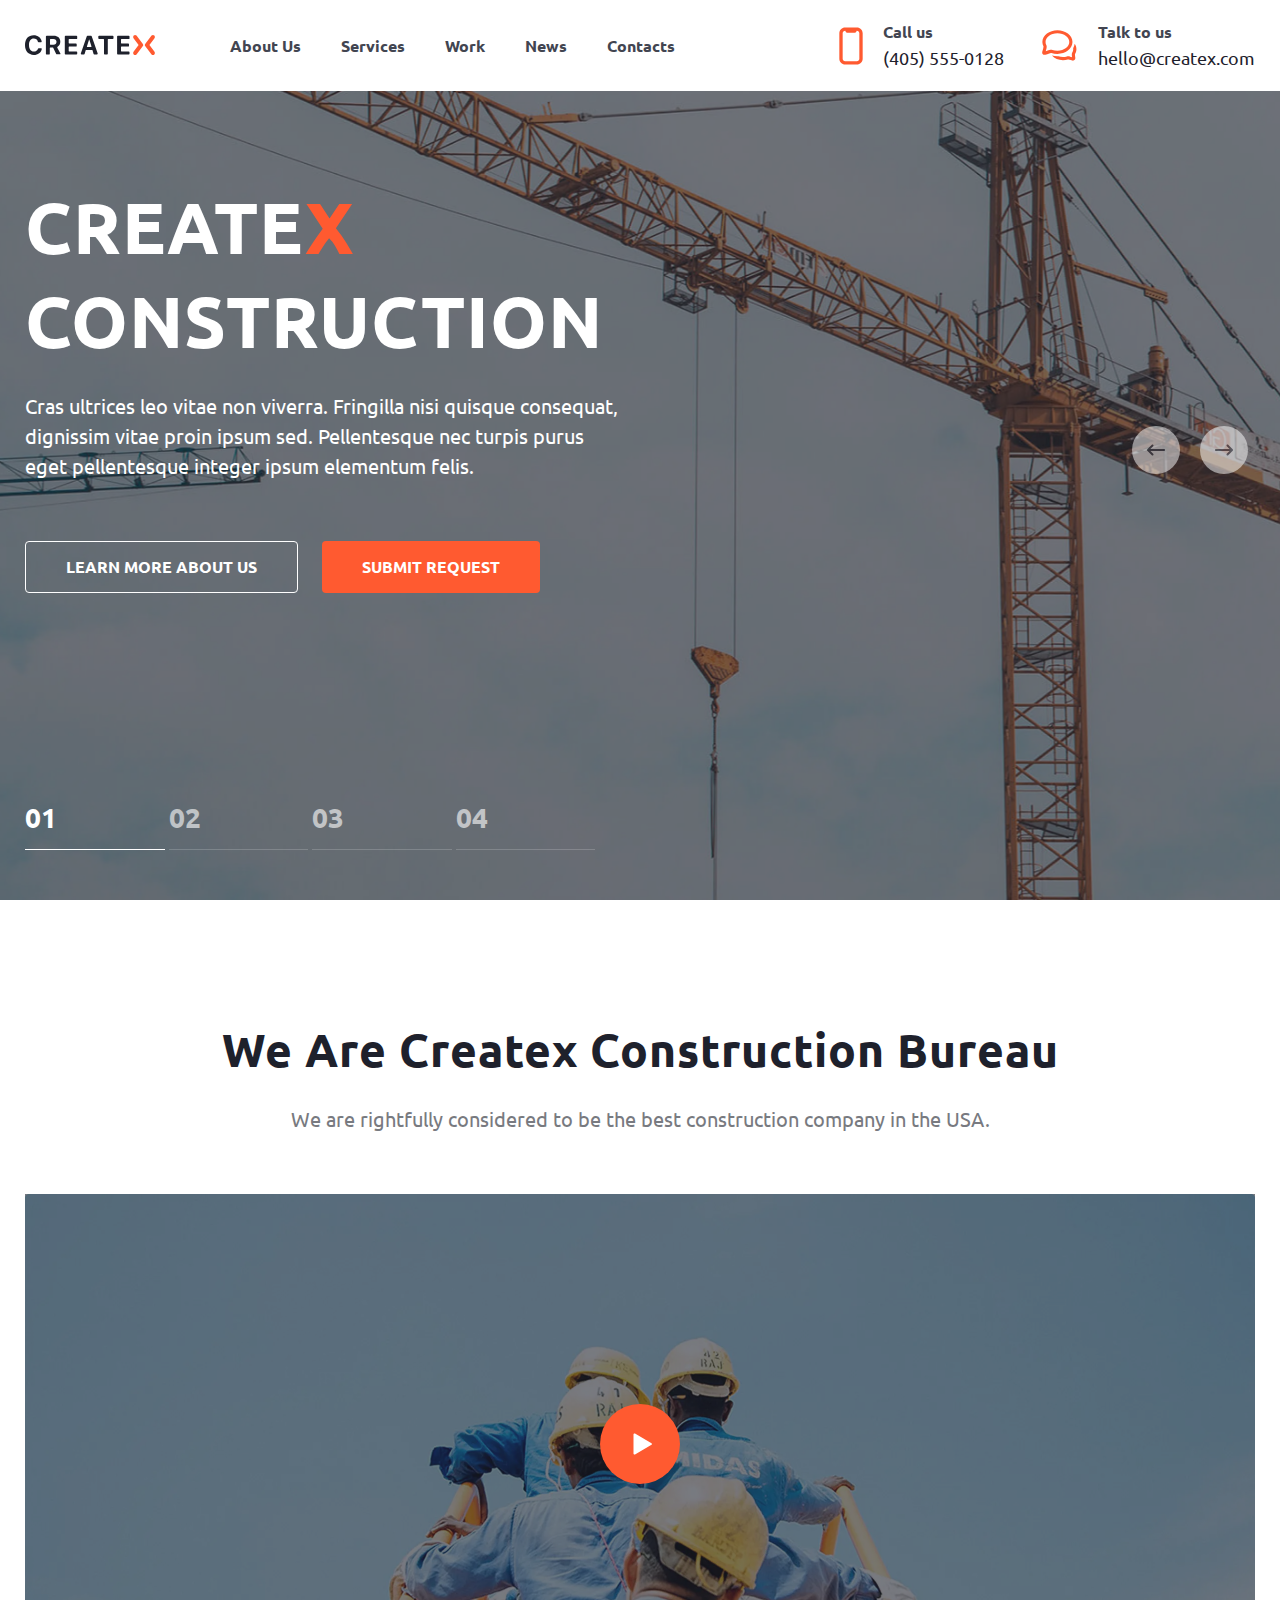
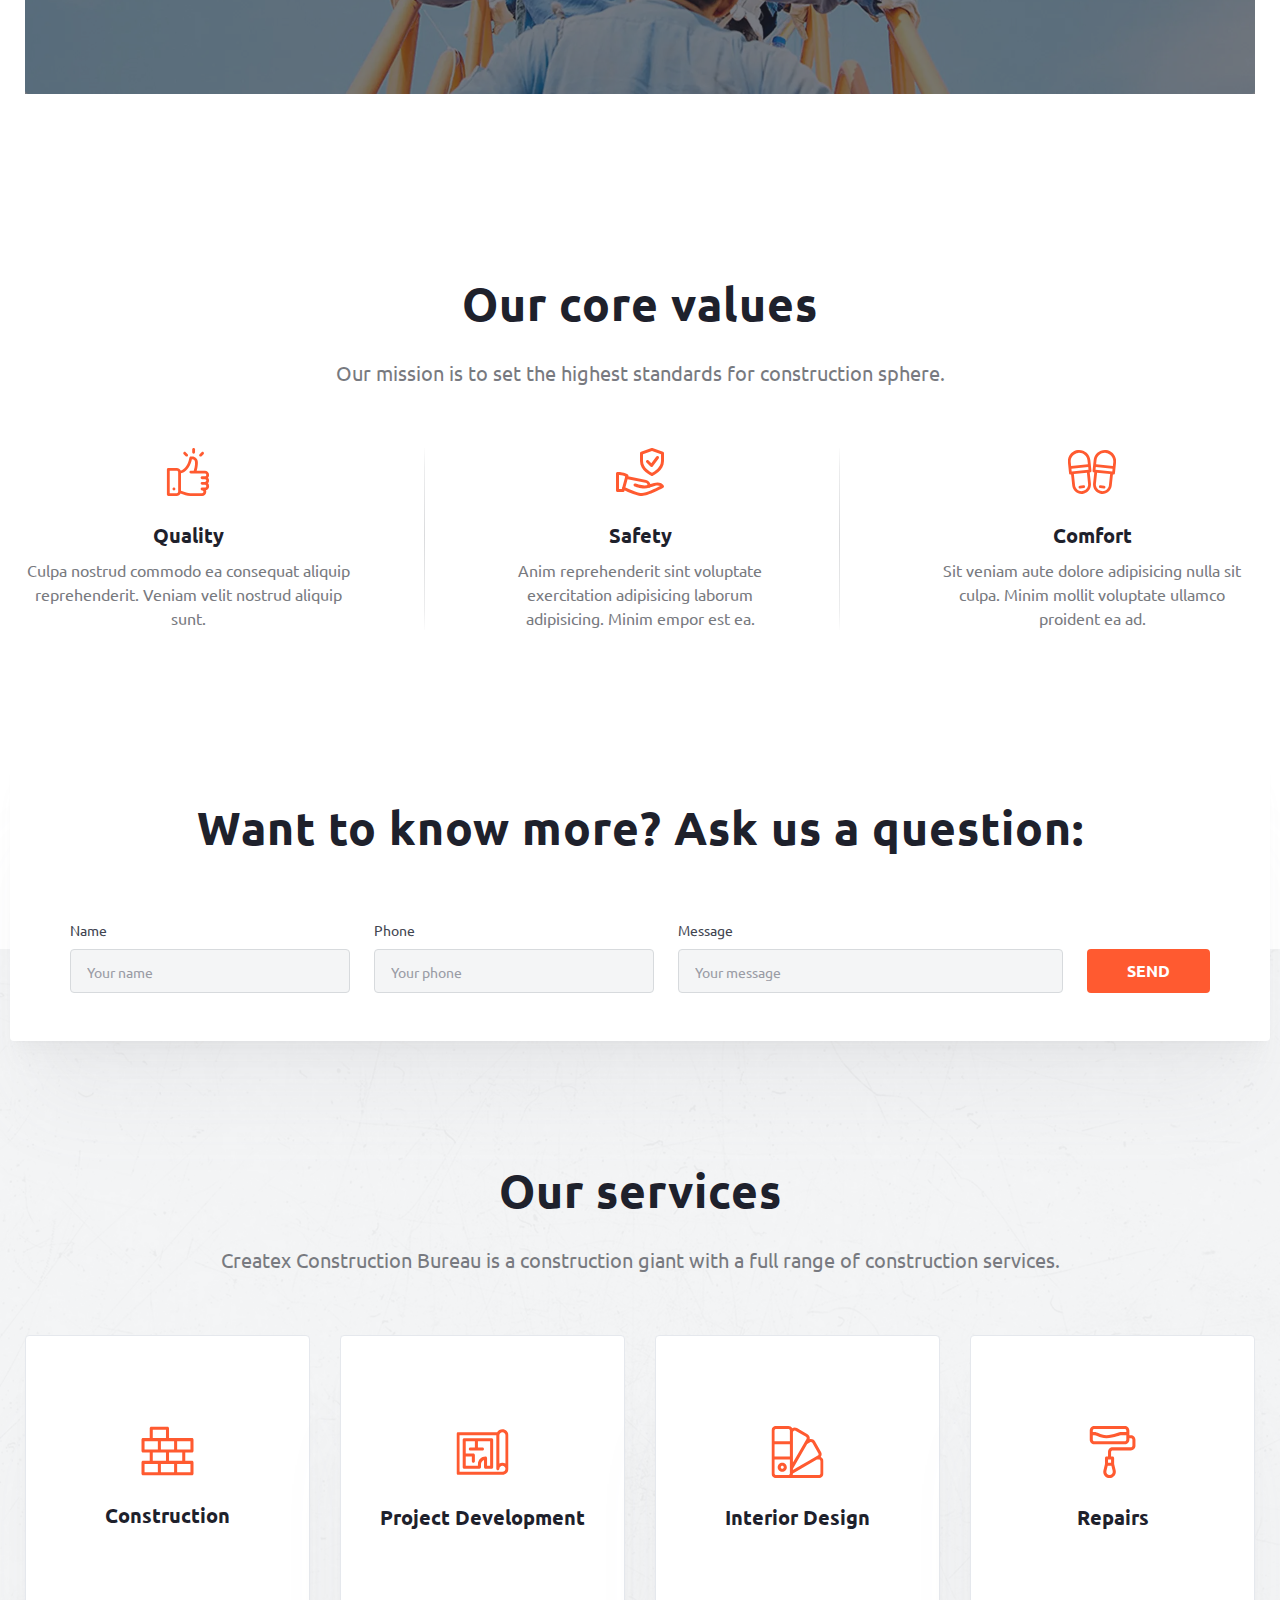
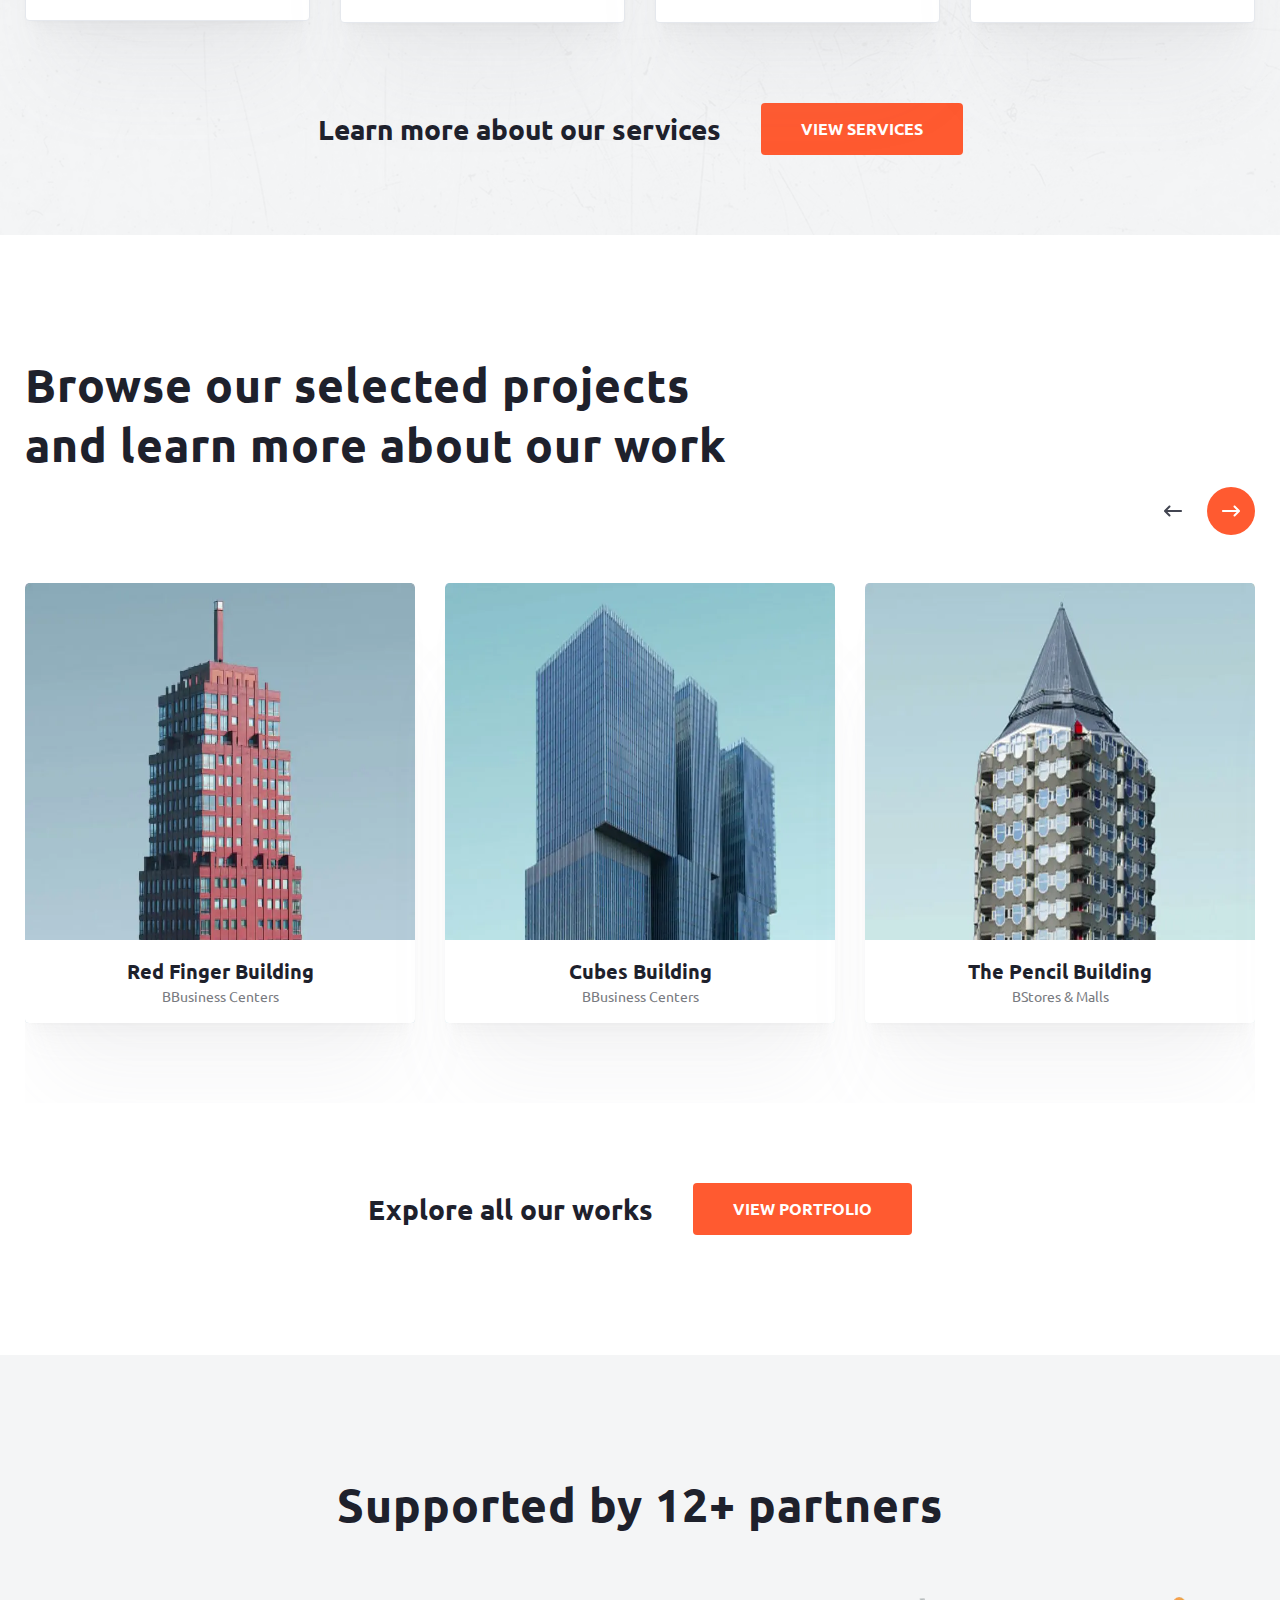
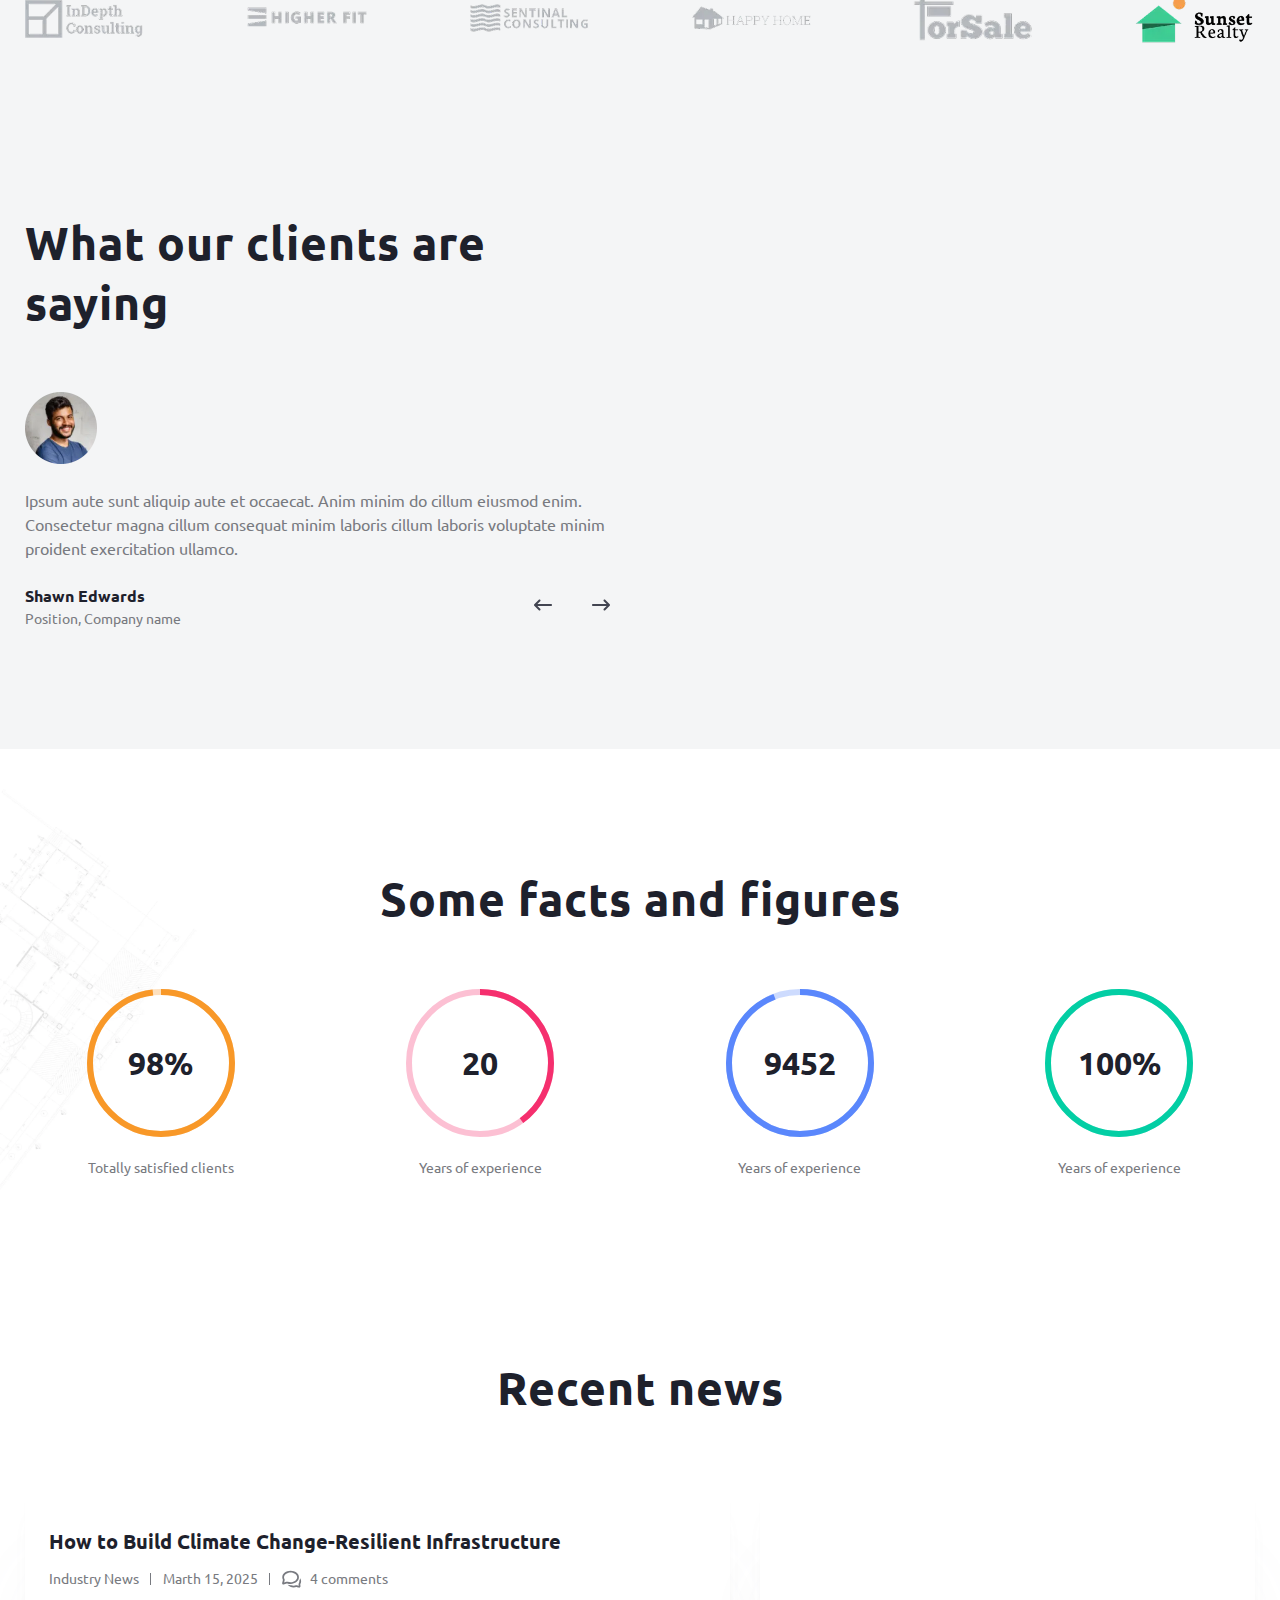
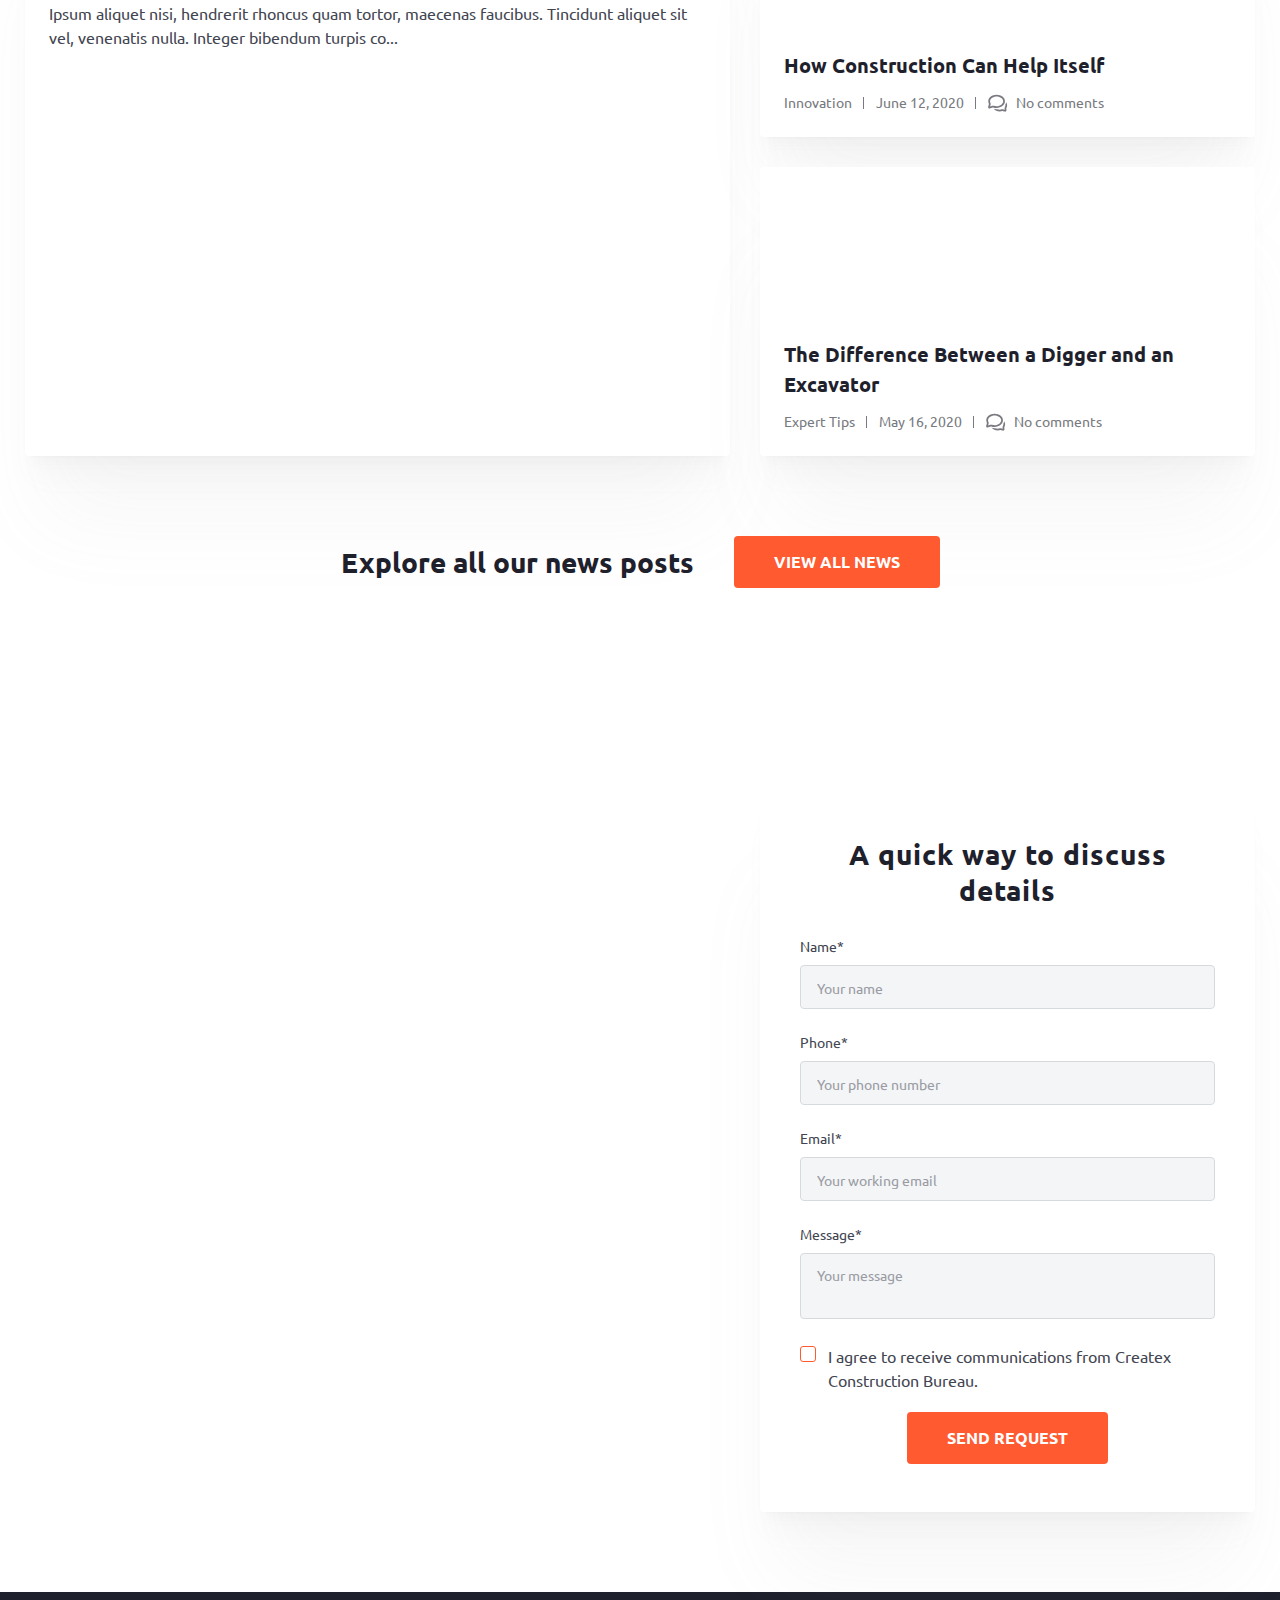
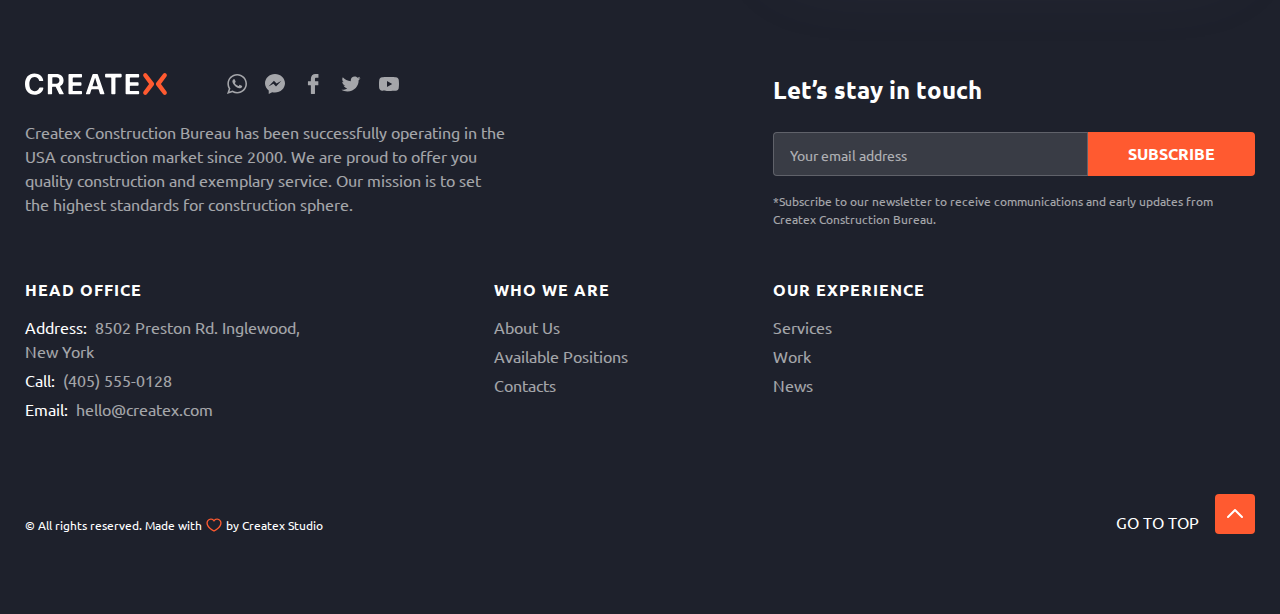
<file: home.html>
<!doctype html>
<html lang="en">

<head>
	<title>Home</title>
	<meta charset="UTF-8">
	<meta name="format-detection" content="telephone=no">
	<!-- <style>body{opacity: 0;}</style> -->
	<link rel="stylesheet" href="css/style.min.css?_v=20250408164713">
	<link rel="icon" href="favicon.ico" type="image/x-icon">
	<!-- <meta name="robots" content="noindex, nofollow"> -->
	<meta name="viewport" content="width=device-width, initial-scale=1.0">
</head>

<body>
	<div class="wrapper">
		<header class="header " data-lp>
			<div class="header__container">
				<a class="header__logo logo" href="#">
					<img src="img/logo.svg" alt="Logo">
				</a>
				<div class="header__menu menu">
					<nav class="menu__body">
						<ul class="menu__list">
							<li class="menu__item"><a href="#" class="menu__link ">About Us</a></li>
							<li class="menu__item"><a href="#" class="menu__link ">Services</a></li>
							<li class="menu__item"><a href="#" class="menu__link ">Work</a></li>
							<li class="menu__item"><a href="#" class="menu__link ">News</a></li>
							<li class="menu__item"><a href="#" class="menu__link ">Contacts</a></li>
						</ul>
					</nav>
				</div>
				<div class="header__contacts contacts-header">
					<a class="contacts-header__link contacts-header__link--phone" href="tel:4055550128">
						<svg>
							<use xlink:href="img/icons/icons.svg#phone"></use>
						</svg>
						<div class="contacts-header__contact">
							<span class="contacts-header__caption">Call us</span>
							<span class="contacts-header__value">(405) 555-0128</span>
						</div>
					</a>
					<a class="contacts-header__link contacts-header__link--chat" href="mailto:hello@createx.com">
						<svg>
							<use xlink:href="img/icons/icons.svg#chat"></use>
						</svg>
						<div class="contacts-header__contact">
							<span class="contacts-header__caption">Talk to us</span>
							<span class="contacts-header__value">hello@createx.com</span>
						</div>
					</a>
				</div>
				<button class="header__burger burger-button" data-burger-button aria-label="Open menu" type="button"><span></span></button>
			</div>
		</header>
		<main class="page">
			<section class="page__hero hero" data-hero>
				<div data-hero-slider data-slider-autoplay="3000" data-disable-on-interaction class="hero__slider swiper slider-hero">
					<div class="swiper-wrapper slider-hero__wrapper">
						<div class="swiper-slide slider-hero__slide">
							<div class="slider-hero__container slider-hero__content">
								<div class="slider-hero__content-block content-block content-block--hero content-block--white">
									<h2 class="content-block__title">CREATE<span>X</span> CONSTRUCTION</h2>
									<div class="content-block__text">
										<p>
											Cras ultrices leo vitae non viverra. Fringilla nisi quisque consequat, dignissim vitae proin ipsum
											sed.
											Pellentesque nec turpis purus eget pellentesque integer ipsum elementum felis.
										</p>
									</div>
								</div>
								<div class="slider-hero__buttons">
									<a class="slider-hero__button button button--transparent button--primary" href="#">Learn more about
										us</a>
									<a class="slider-hero__button button" href="#">SUBMIT REQUEST</a>
								</div>
							</div>
							<div class="slider-hero__image">
								<img src="img/home/hero/hero-slider/slide-01.webp" loading="lazy" alt="Image">
							</div>
						</div>
						<div class="swiper-slide slider-hero__slide">
							<div class="slider-hero__container slider-hero__content">
								<div class="slider-hero__content-block content-block content-block--hero content-block--white">
									<h2 class="content-block__title">CREATE<span>X</span> CONSTRUCTION</h2>
									<div class="content-block__text">
										<p>
											Cras ultrices leo vitae non viverra. Fringilla nisi quisque consequat, dignissim vitae proin ipsum
											sed.
											Pellentesque nec turpis purus eget pellentesque integer ipsum elementum felis.
										</p>
									</div>
								</div>
								<div class="slider-hero__buttons">
									<a class="slider-hero__button button button--transparent" href="#">Learn more about us</a>
									<a class="slider-hero__button button" href="#">SUBMIT REQUEST</a>
								</div>
							</div>
							<div class="slider-hero__image">
								<img src="img/home/hero/hero-slider/slide-01.webp" loading="lazy" alt="Image">
							</div>
						</div>
						<div class="swiper-slide slider-hero__slide">
							<div class="slider-hero__container slider-hero__content">
								<div class="slider-hero__content-block content-block content-block--hero content-block--white">
									<h2 class="content-block__title">CREATE<span>X</span> CONSTRUCTION</h2>
									<div class="content-block__text">
										<p>
											Cras ultrices leo vitae non viverra. Fringilla nisi quisque consequat, dignissim vitae proin ipsum
											sed.
											Pellentesque nec turpis purus eget pellentesque integer ipsum elementum felis.
										</p>
									</div>
								</div>
								<div class="slider-hero__buttons">
									<a class="slider-hero__button button button--transparent" href="#">Learn more about us</a>
									<a class="slider-hero__button button" href="#">SUBMIT REQUEST</a>
								</div>
							</div>
							<div class="slider-hero__image">
								<img src="img/home/hero/hero-slider/slide-01.webp" loading="lazy" alt="Image">
							</div>
						</div>
						<div class="swiper-slide slider-hero__slide">
							<div class="slider-hero__container slider-hero__content">
								<div class="slider-hero__content-block content-block content-block--hero content-block--white">
									<h2 class="content-block__title">CREATE<span>X</span> CONSTRUCTION</h2>
									<div class="content-block__text">
										<p>
											Cras ultrices leo vitae non viverra. Fringilla nisi quisque consequat, dignissim vitae proin ipsum
											sed.
											Pellentesque nec turpis purus eget pellentesque integer ipsum elementum felis.
										</p>
									</div>
								</div>
								<div class="slider-hero__buttons">
									<a class="slider-hero__button button button--transparent" href="#">Learn more about us</a>
									<a class="slider-hero__button button" href="#">SUBMIT REQUEST</a>
								</div>
							</div>
							<div class="slider-hero__image">
								<img src="img/home/hero/hero-slider/slide-01.webp" loading="lazy" alt="Image">
							</div>
						</div>
					</div>
					<div class="slider-hero__prev slider-button slider-button--hero slider-button--prev" data-slider-navigation-prev>
						<svg>
							<use xlink:href="img/icons/icons.svg#arrow"></use>
						</svg>
					</div>
					<div class="slider-hero__next slider-button slider-button--hero slider-button--next" data-slider-navigation-next>
						<svg>
							<use xlink:href="img/icons/icons.svg#arrow"></use>
						</svg>
					</div>
					<div class="slider-hero__bullets" data-slider-pagination data-render-bullet data-slider-clickable></div>
				</div>
			</section>
			<section class="page__about about">
				<div class="about__container">
					<div class="about__content-block content-block content-block--medium">
						<h2 class="content-block__title">We are Createx Construction Bureau </h2>
						<div class="content-block__text">
							<p>
								We are rightfully considered to be the best construction company in the USA.
							</p>
						</div>
					</div>
					<div class="about__video-block block-video">
						<button class="block-video__play" data-modal="#video" data-modal-youtube="l6EzZafb1Pk?si=GRgr6x921QYH304X" aria-label="Play Video" type="button">
							<svg>
								<use xlink:href="img/icons/icons.svg#play"></use>
							</svg>
						</button>
						<div class="block-video__image">
							<img src="img/home/about/video-image.webp" loading="lazy" alt="Image">
						</div>
					</div>
				</div>
			</section>
			<section class="page__mission mission">
				<div class="mission__container">
					<div class="mission__content-block content-block content-block--medium">
						<h2 class="content-block__title">Our core values</h2>
						<div class="content-block__text">
							<p>
								Our mission is to set the highest standards for construction sphere.
							</p>
						</div>
					</div>
					<ul class="mission__list list-mission">
						<li class="list-mission__item">
							<div class="list-mission__icon">
								<img src="img/home/mission/icon-like.svg" loading="lazy" alt="Image">
							</div>
							<h3 class="list-mission__title">Quality</h3>
							<div class="list-mission__text">
								<p>
									Culpa nostrud commodo ea consequat aliquip reprehenderit. Veniam velit nostrud aliquip sunt.
								</p>
							</div>
						</li>
						<li class="list-mission__item">
							<div class="list-mission__icon">
								<img src="img/home/mission/icon-hand.svg" loading="lazy" alt="Image">
							</div>
							<h3 class="list-mission__title">Safety</h3>
							<div class="list-mission__text">
								<p>
									Anim reprehenderit sint voluptate exercitation adipisicing laborum adipisicing. Minim empor est ea.
								</p>
							</div>
						</li>
						<li class="list-mission__item">
							<div class="list-mission__icon">
								<img src="img/home/mission/icon-slippers.svg" loading="lazy" alt="Image">
							</div>
							<h3 class="list-mission__title">Comfort</h3>
							<div class="list-mission__text">
								<p>
									Sit veniam aute dolore adipisicing nulla sit culpa. Minim mollit voluptate ullamco proident ea ad.
								</p>
							</div>
						</li>
					</ul>
				</div>
			</section>
			<section class="page__know-more know-more">
				<div class="know-more__container">
					<div class="know-more__content-block content-block content-block--medium">
						<h2 class="content-block__title">Want to know more? Ask us a question:</h2>
					</div>
					<form class="know-more__form form" data-form data-dev action="#">
						<div class="form__field">
							<label class="form__label" for="q-name">Name</label>
							<input class="form__input" id="q-name" name="form[question-name]" data-required data-validate type="text" placeholder="Your name">
						</div>
						<div class="form__field">
							<label class="form__label" for="q-phone">Phone</label>
							<input class="form__input" id="q-phone" name="form[question-phone]" data-required data-validate type="tel" placeholder="Your phone">
						</div>
						<div class="form__field">
							<label class="form__label" for="q-message">Message</label>
							<input class="form__input" id="q-message" name="form[question-message]" data-required data-validate type="text" placeholder="Your message">
						</div>
						<div class="form__field">
							<button class="form__button button" type="submit">Send</button>
						</div>
					</form>
				</div>
			</section>
			<section class="page__services services">
				<div class="services__container">
					<div class="mission__content-block content-block content-block--medium">
						<h2 class="content-block__title">Our services</h2>
						<div class="content-block__text">
							<p>
								Createx Construction Bureau is a construction giant with a full range of construction services.
							</p>
						</div>
					</div>
					<ul class="services__list list-services">
						<li class="list-services__item">
							<a class="list-services__link" href="#">
								<div class="list-services__icon">
									<img src="img/home/services/icons/icon-construction.svg" alt="Icon">
								</div>
								<h3 class="list-services__title">Construction</h3>
								<div class="list-services__image">
									<img src="img/home/services/image01.webp" alt="Image">
								</div>
							</a>
						</li>
						<li class="list-services__item">
							<a class="list-services__link" href="#">
								<div class="list-services__icon">
									<img src="img/home/services/icons/icon-plan.svg" alt="Icon">
								</div>
								<h3 class="list-services__title">Project Development</h3>
								<div class="list-services__image">
									<img src="img/home/services/image01.webp" alt="Image">
								</div>
							</a>
						</li>
						<li class="list-services__item">
							<a class="list-services__link" href="#">
								<div class="list-services__icon">
									<img src="img/home/services/icons/icon-pantone.svg" alt="Icon">
								</div>
								<h3 class="list-services__title">Interior Design</h3>
								<div class="list-services__image">
									<img src="img/home/services/image01.webp" alt="Image">
								</div>
							</a>
						</li>
						<li class="list-services__item">
							<a class="list-services__link" href="#">
								<div class="list-services__icon">
									<img src="img/home/services/icons/icon-painting.svg" alt="Icon">
								</div>
								<h3 class="list-services__title">Repairs</h3>
								<div class="list-services__image">
									<img src="img/home/services/image01.webp" alt="Image">
								</div>
							</a>
						</li>
					</ul>
					<div class="services__bottom bottom-section">
						<h4 class="bottom-section__title">Learn more about our services</h4>
						<a class="bottom-section__button button" href="#">View services</a>
					</div>
				</div>
			</section>
			<section class="page__selected-projects selected-projects">
				<div class="selected-projects__container">
					<div class="selected-projects__top top-projects">
						<div class="top-projects__content-block content-block content-block--medium">
							<h2 class="content-block__title">
								Browse our selected projects
								and learn more about our work
							</h2>
						</div>
						<div class="top-projects__slider-buttons">
							<div class="top-projects__prev slider-button slider-button--prev" data-slider-navigation-prev>
								<svg>
									<use xlink:href="img/icons/icons.svg#arrow"></use>
								</svg>
							</div>
							<div class="top-projects__next slider-button slider-button--next" data-slider-navigation-next>
								<svg>
									<use xlink:href="img/icons/icons.svg#arrow"></use>
								</svg>
							</div>
						</div>
					</div>
					<div class="selected-projects__items swiper items-projects" data-project-slider="selected">
						<div class="items-projects__wrapper swiper-wrapper"></div>
						<div class="items-projects__bullets" data-slider-pagination data-slider-clickable></div>
					</div>
					<div class="selected-projects__bottom bottom-section">
						<h4 class="bottom-section__title">Explore all our works</h4>
						<a class="bottom-section__button button" href="#">View portfolio</a>
					</div>
				</div>
			</section>
			<section class="page__partners partners partners--home">
				<div class="partners__container">
					<div class="partner__content-block content-block content-block--medium">
						<h2 class="content-block__title">Supported by 12+ partners</h2>
					</div>
					<ul class="partners__list">
						<li class="partners__item">
							<img class="partners__logo" src="img/home/partners/partner01.webp" alt="Logo Partner">
						</li>
						<li class="partners__item">
							<img class="partners__logo" src="img/home/partners/partner02.webp" alt="Logo Partner">
						</li>
						<li class="partners__item">
							<img class="partners__logo" src="img/home/partners/partner03.webp" alt="Logo Partner">
						</li>
						<li class="partners__item">
							<img class="partners__logo" src="img/home/partners/partner04.webp" alt="Logo Partner">
						</li>
						<li class="partners__item">
							<img class="partners__logo" src="img/home/partners/partner05.webp" alt="Logo Partner">
						</li>
						<li class="partners__item">
							<img class="partners__logo" src="img/home/partners/partner06.webp" alt="Logo Partner">
						</li>
					</ul>
				</div>
			</section>
			<section class="page__testimonials testimonials">
				<div class="testimonials__container">
					<div class="testimonials__content">
						<div class="testimonials__content-block content-block content-block--medium">
							<h2 class="content-block__title">What our clients are saying</h2>
						</div>
						<div class="testimonials__slider slider-testimonials swiper" data-testimonials-slider>
							<div class="slider-testimonials__wrapper swiper-wrapper">
								<div class="slider-testimonials__slide swiper-slide">
									<div class="slider-testimonials__avatar">
										<img src="img/home/testimonials/avatar.webp" alt="Author photo">
									</div>
									<div class="slider-testimonials__text">
										<p>
											Ipsum aute sunt aliquip aute et occaecat. Anim minim do cillum eiusmod enim. Consectetur magna
											cillum consequat minim laboris cillum laboris voluptate minim proident exercitation ullamco.
										</p>
									</div>
									<div class="slider-testimonials__author">
										<span class="slider-testimonials__name">Shawn Edwards</span>
										<span class="slider-testimonials__position">Position, Company name</span>
									</div>
								</div>
								<div class="slider-testimonials__slide swiper-slide">
									<div class="slider-testimonials__avatar">
										<img src="img/home/testimonials/avatar.webp" alt="Author photo">
									</div>
									<div class="slider-testimonials__text">
										<p>
											Ipsum aute sunt aliquip aute et occaecat. Anim minim do cillum eiusmod enim. Consectetur magna
											cillum consequat minim laboris cillum laboris voluptate minim proident exercitation ullamco.
										</p>
									</div>
									<div class="slider-testimonials__author">
										<span class="slider-testimonials__name">Shawn Edwards</span>
										<span class="slider-testimonials__position">Position, Company name</span>
									</div>
								</div>
							</div>
							<div class="slider-testimonials__slider-buttons">
								<div class="slider-testimonials__prev slider-button slider-button--prev" data-slider-navigation-prev>
									<svg>
										<use xlink:href="img/icons/icons.svg#arrow"></use>
									</svg>
								</div>
								<div class="slider-testimonials__next slider-button slider-button--next" data-slider-navigation-next>
									<svg>
										<use xlink:href="img/icons/icons.svg#arrow"></use>
									</svg>
								</div>
							</div>
							<div class="slider-testimonials__bullets" data-slider-pagination data-slider-clickable>
							</div>
						</div>
					</div>
					<div class="testimonials__image">
						<img src="img/home/testimonials/image.webp" loading="lazy" alt="Image">
					</div>
				</div>
			</section>
			<section class="page__facts facts">
				<div class="facts__container">
					<div class="facts__content-block content-block content-block--medium">
						<h2 class="content-block__title">Some facts and figures</h2>
					</div>
					<ul class="facts__list list-facts">
						<li class="list-facts__item">
							<div class="list-facts__circle" style="--progress-color: #f89828" data-circle="percentage" data-percent="98">
								<svg xmlns="http://www.w3.org/2000/svg" viewBox="0 0 148 148" fill="none">
									<circle class="progress-bg" cx="74" cy="74" r="71" stroke-width="6" />
									<circle class="progress" cx="74" cy="74" r="71" stroke-width="6" />
								</svg>
								<span class="list-facts__value" data-circle-value></span>
							</div>
							<span class="list-facts__text">Totally satisfied clients</span>
						</li>
						<li class="list-facts__item">
							<div class="list-facts__circle" style="--progress-color: #f52f6e" data-circle="fraction" data-current="20" data-total="50">
								<svg xmlns="http://www.w3.org/2000/svg" viewBox="0 0 148 148" fill="none">
									<circle class="progress-bg" cx="74" cy="74" r="71" stroke-width="6" />
									<circle class="progress" cx="74" cy="74" r="71" stroke-width="6" />
								</svg>
								<span class="list-facts__value" data-circle-value></span>
							</div>
							<span class="list-facts__text">Years of experience</span>
						</li>
						<li class="list-facts__item">
							<div class="list-facts__circle" style="--progress-color: #5a87fc" data-circle="fraction" data-current="9452" data-total="10000">
								<svg xmlns="http://www.w3.org/2000/svg" viewBox="0 0 148 148" fill="none">
									<circle class="progress-bg" cx="74" cy="74" r="71" stroke-width="6" />
									<circle class="progress" cx="74" cy="74" r="71" stroke-width="6" />
								</svg>
								<span class="list-facts__value" data-circle-value></span>
							</div>
							<span class="list-facts__text">Years of experience</span>
						</li>
						<li class="list-facts__item">
							<div class="list-facts__circle" style="--progress-color: #03cea4" data-circle="percentage" data-percent="100">
								<svg xmlns="http://www.w3.org/2000/svg" viewBox="0 0 148 148" fill="none">
									<circle class="progress-bg" cx="74" cy="74" r="71" stroke-width="6" />
									<circle class="progress" cx="74" cy="74" r="71" stroke-width="6" />
								</svg>
								<span class="list-facts__value" data-circle-value></span>
							</div>
							<span class="list-facts__text">Years of experience</span>
						</li>
					</ul>
				</div>
			</section>
			<section class="page__recent-news recent-news">
				<div class="recent-news__container">
					<div class="recent-news__content-block content-block content-block--medium">
						<h2 class="content-block__title">Recent news</h2>
					</div>
					<div class="recent-news__items news-items" data-recent-news></div>
					<div class="recent-news__bottom bottom-section">
						<h4 class="bottom-section__title">Explore all our news posts</h4>
						<a class="bottom-section__button button" href="#">View all news</a>
					</div>
				</div>
			</section>
			<section class="page__contacts contacts">
				<div class="contacts__container">
					<div class="contacts__content">
						<div class="contacts__content-block content-block content-block--medium">
							<h2 class="content-block__title">A quick way to discuss details</h2>
						</div>
						<form class="contacts__form form" data-form data-dev action="#">
							<div class="form__field">
								<label class="form__label" for="c-name">Name*</label>
								<input class="form__input" id="c-name" name="form[c-name]" data-required data-validate type="text" placeholder="Your name">
							</div>
							<div class="form__field">
								<label class="form__label" for="c-phone">Phone*</label>
								<input class="form__input" id="c-phone" name="form[c-phone]" data-required data-validate type="tel" placeholder="Your phone number">
							</div>
							<div class="form__field">
								<label class="form__label" for="c-email">Email*</label>
								<input class="form__input" id="c-email" name="form[c-email]" data-required="email" data-validate type="text" placeholder="Your working email">
							</div>
							<div class="form__field">
								<label class="form__label" for="c-message">Message*</label>
								<textarea class="form__textarea" name="form[c-message]" placeholder="Your message" data-required data-validate id="c-message"></textarea>
							</div>
							<div class="form__field checkbox">
								<input class="checkbox__input" type="checkbox" name="form[c-agree]" id="c-agree" data-required>
								<label class="checkbox__label" for="c-agree"></label>
								<div class="checkbox__text">
									<p>
										I agree to receive communications from Createx Construction Bureau.
									</p>
								</div>
							</div>
							<div class="form__field">
								<button class="form__button button" type="submit">send request</button>
							</div>
						</form>
					</div>
				</div>
				<img class="contacts__image" src="img/details/bg.webp" loading="lazy" aria-hidden="true" alt="">
			</section>
		</main>
		<footer class="footer">
			<div class="footer__container">
				<div class="footer__body body-footer">
					<div class="body-footer__column body-footer__column--first">
						<div class="body-footer__content">
							<a class="body-footer__logo logo" href="#">
								<img src="img/logo-footer.svg" alt="Logo">
							</a>
							<div class="body-footer__socials socials">
								<ul class="socials__list">
									<li class="socials__item">
										<a class="socials__link" href="#">
											<svg>
												<use xlink:href="img/icons/icons.svg#social-whatsapp"></use>
											</svg>
										</a>
									</li>
									<li class="socials__item">
										<a class="socials__link" href="#">
											<svg>
												<use xlink:href="img/icons/icons.svg#social-messanger"></use>
											</svg>
										</a>
									</li>
									<li class="socials__item">
										<a class="socials__link" href="#">
											<svg>
												<use xlink:href="img/icons/icons.svg#social-facebook"></use>
											</svg>
										</a>
									</li>
									<li class="socials__item">
										<a class="socials__link" href="#">
											<svg>
												<use xlink:href="img/icons/icons.svg#social-twitter"></use>
											</svg>
										</a>
									</li>
									<li class="socials__item">
										<a class="socials__link" href="#">
											<svg>
												<use xlink:href="img/icons/icons.svg#social-youtube"></use>
											</svg>
										</a>
									</li>
								</ul>
							</div>
							<div class="body-footer__text">
								<p>
									Createx Construction Bureau has been successfully operating in the USA construction market since 2000. We
									are proud to offer you quality construction and exemplary service. Our mission is to set the highest
									standards for construction sphere.
								</p>
							</div>
						</div>
						<div class="body-footer__contacts contacts-footer">
							<h6 class="contacts-footer__title">HEAD OFFICE</h6>
							<address class="contacts-footer__address">
								<ul class="contacts-footer__list">
									<li class="contacts-footer__item">
										<span class="contacts-footer__name">Address:</span>
										<span class="contacts-footer__value">8502 Preston Rd. Inglewood, New York</span>
									</li>
									<li class="contacts-footer__item">
										<span class="contacts-footer__name">Call:</span>
										<a class="contacts-footer__link" href="tel:4055550128">(405) 555-0128</a>
									</li>
									<li class="contacts-footer__item">
										<span class="contacts-footer__name">Email:</span>
										<a class="contacts-footer__link" href="mailto:hello@createx.com">hello@createx.com</a>
									</li>
								</ul>
							</address>
						</div>
						<nav class="body-footer__navigation navigation-footer navigation-footer--end">
							<h6 class="navigation-footer__title">WHO WE ARE</h6>
							<ul class="navigation-footer__list">
								<li class="navigation-footer__item">
									<a class="navigation-footer__link" href="#">About Us</a>
								</li>
								<li class="navigation-footer__item">
									<a class="navigation-footer__link" href="#">Available Positions</a>
								</li>
								<li class="navigation-footer__item">
									<a class="navigation-footer__link" href="#">Contacts</a>
								</li>
							</ul>
						</nav>
					</div>
					<div class="body-footer__column body-footer__column--second">
						<div class="body-footer__subscribe subscribe-footer">
							<h5 class="subscribe-footer__title">Let’s stay in touch</h5>
							<form class="subscribe-footer__form form-subscribe form" data-dev data-form action="#" method="post">
								<input class="form__input form__input--subscribe" type="text" name="form[email]" data-required="email" data-validate placeholder="Your email address">
								<button class="form__button button button--subscribe" type="submit">subscribe</button>
							</form>
							<div class="subscribe-footer__text">
								<p>
									*Subscribe to our newsletter to receive communications and early updates from Createx Construction Bureau.
								</p>
							</div>
						</div>
						<nav data-da=".body-footer__column--first,991.98" class="body-footer__navigation navigation-footer">
							<h6 class="navigation-footer__title">OUR EXPERIENCE</h6>
							<ul class="navigation-footer__list">
								<li class="navigation-footer__item">
									<a class="navigation-footer__link" href="#">Services</a>
								</li>
								<li class="navigation-footer__item">
									<a class="navigation-footer__link" href="#">Work</a>
								</li>
								<li class="navigation-footer__item">
									<a class="navigation-footer__link" href="#">News</a>
								</li>
							</ul>
						</nav>
					</div>
				</div>
				<div class="footer__bootom">
					<div class="footer__copy">
						<span>© All rights reserved. Made with</span>
						<svg>
							<use xlink:href="img/icons/icons.svg#heart"></use>
						</svg>
						<span>by Createx Studio</span>
					</div>
					<div class="footer__to-top to-top">
						<span class="to-top__text">GO TO TOP</span>
						<button data-goto="[data-hero]" data-goto-header class="to-top__button" aria-label="To Top">
							<svg>
								<use xlink:href="img/icons/icons.svg#to-top"></use>
							</svg>
						</button>
					</div>
				</div>
			</div>
		</footer>
	</div>
	<script src="js/app.min.js?_v=20250408164713"></script>
	<div id="video" aria-hidden="true" class="modal">
		<div class="modal__wrapper">
			<div class="modal__content">
				<button class="modal__close" aria-label="Close Modal" data-close type="button">
					<svg>
						<use xlink:href="img/icons/icons.svg#close"></use>
					</svg>
				</button>
				<div data-modal-youtube-place class="modal__video"></div>
			</div>
		</div>
	</div>

</body>

</html>
</file>
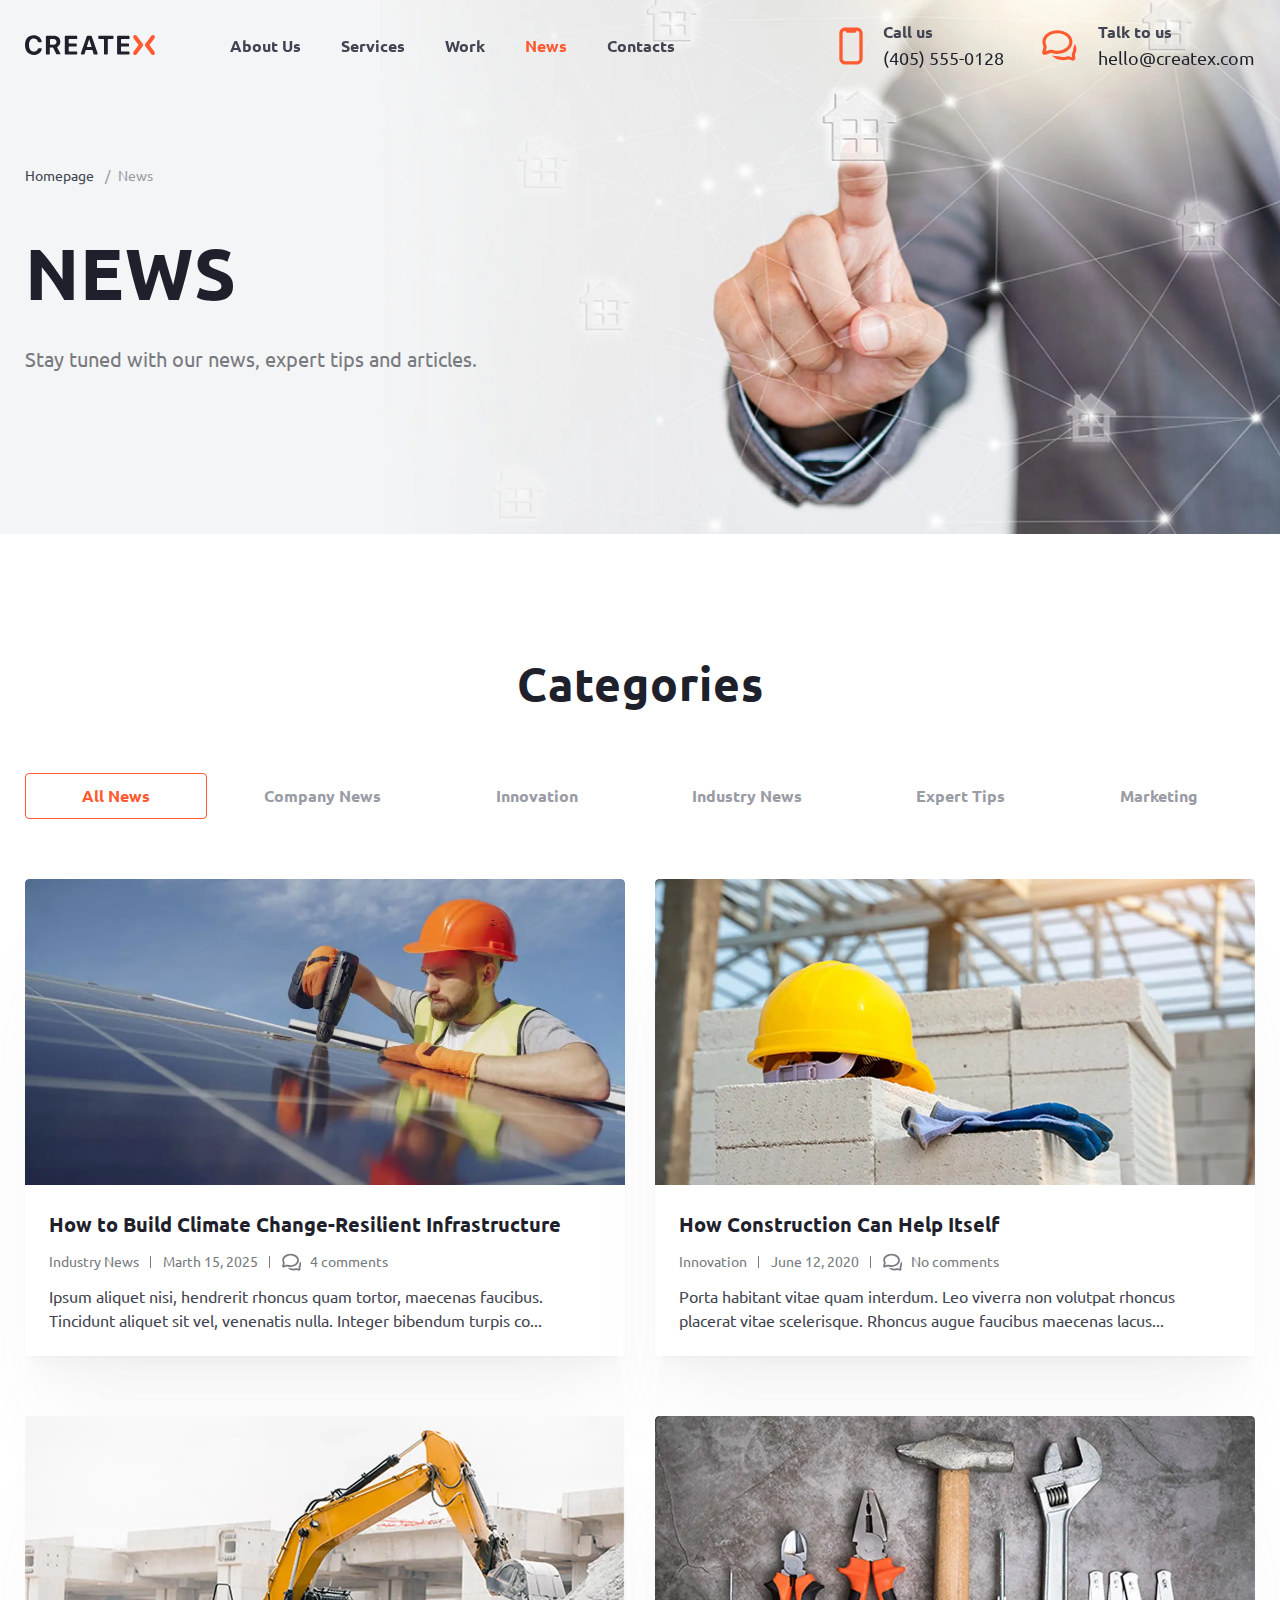
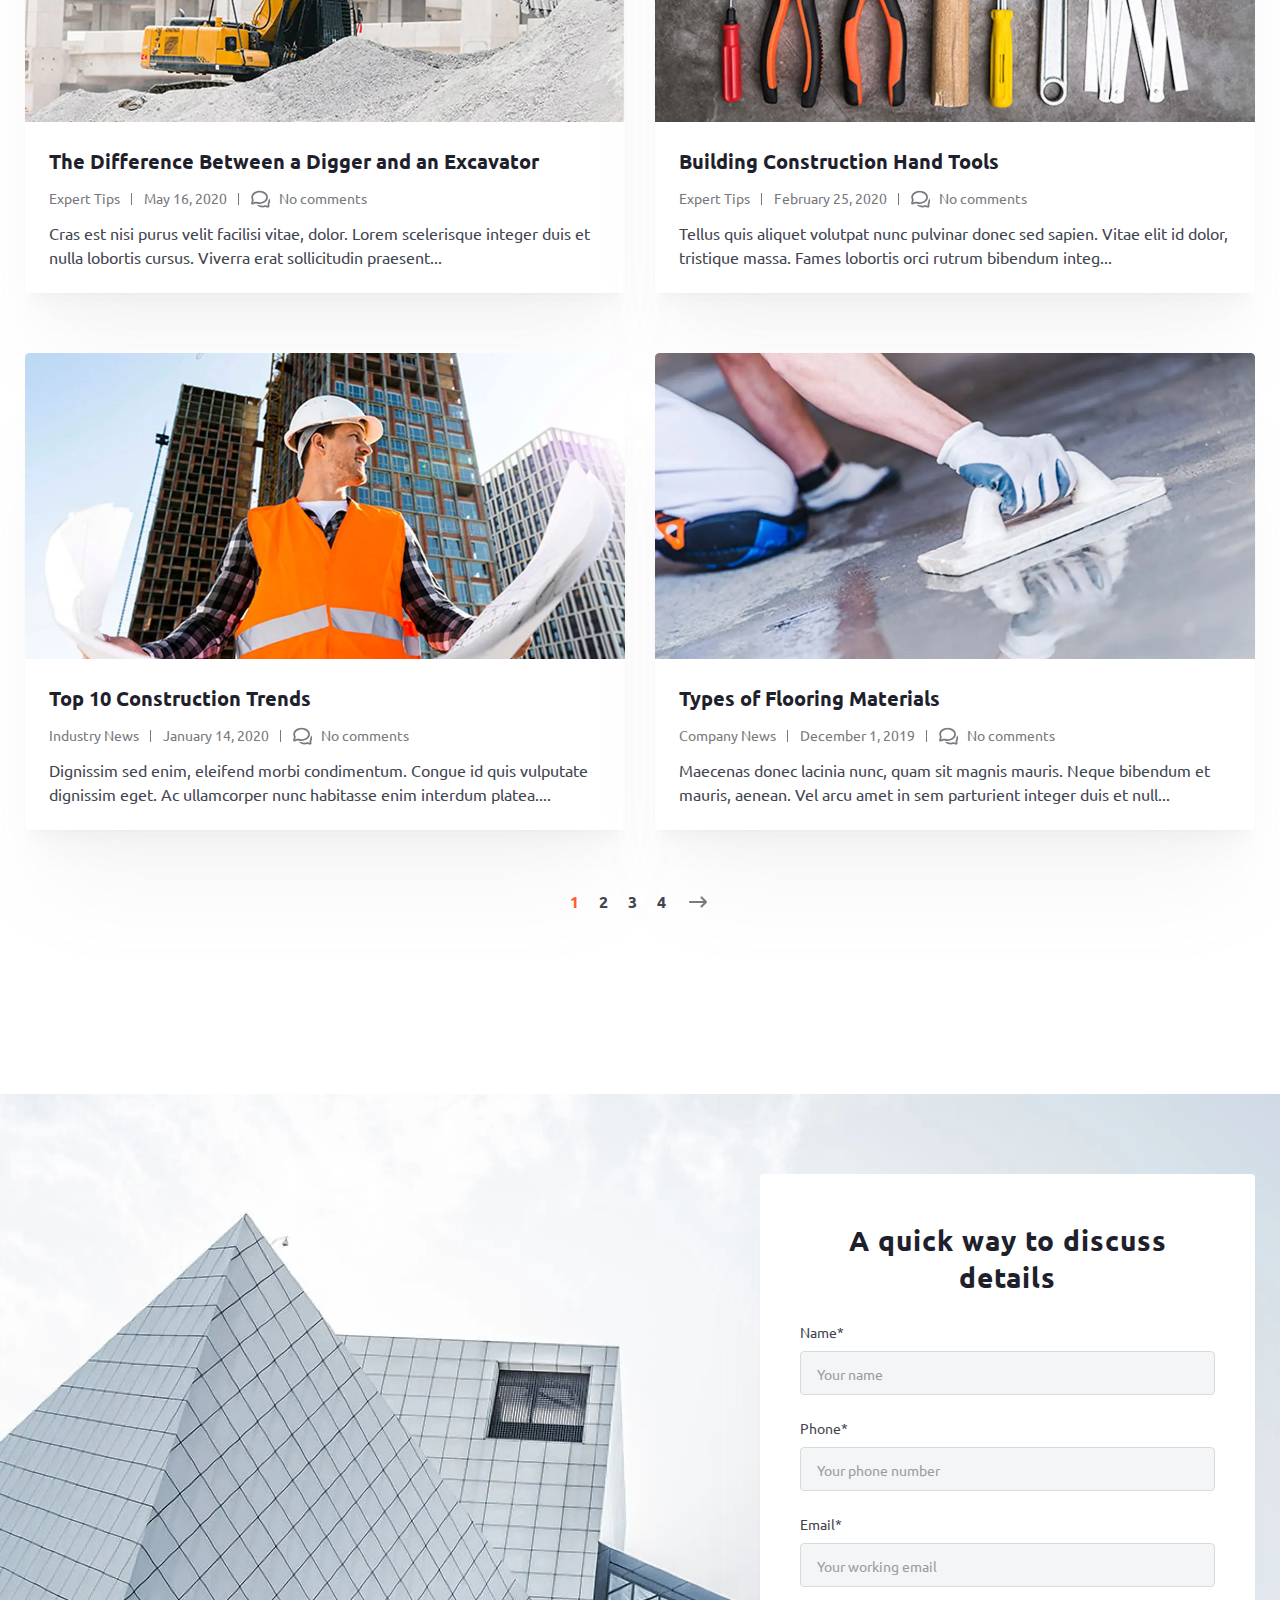
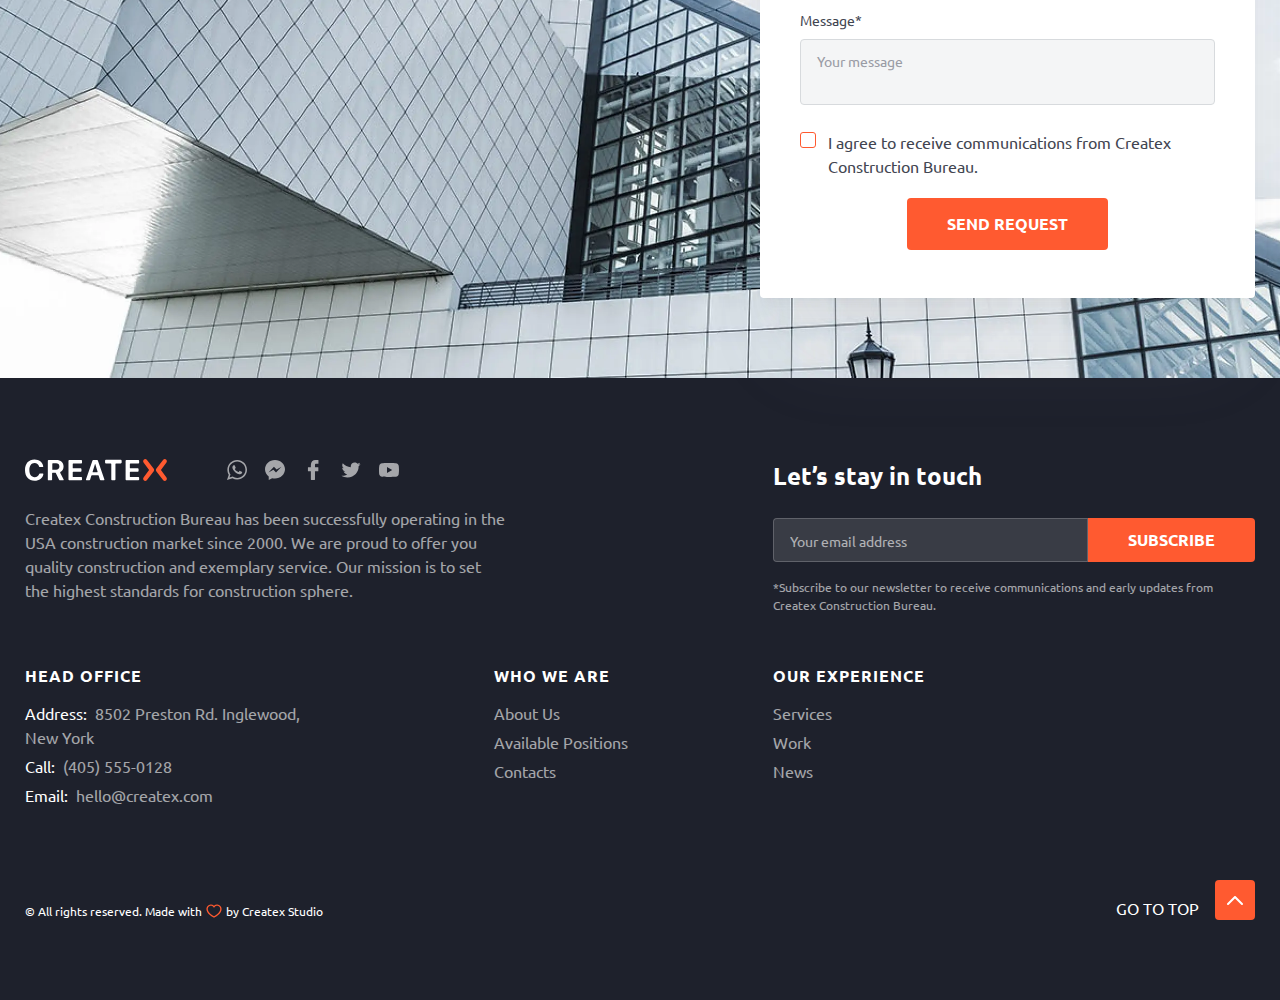
<file: news.html>
<!doctype html>
<html lang="en">

<head>
	<title>News</title>
	<meta charset="UTF-8">
	<meta name="format-detection" content="telephone=no">
	<!-- <style>body{opacity: 0;}</style> -->
	<link rel="stylesheet" href="css/style.min.css?_v=20250408164713">
	<link rel="icon" href="favicon.ico" type="image/x-icon">
	<!-- <meta name="robots" content="noindex, nofollow"> -->
	<meta name="viewport" content="width=device-width, initial-scale=1.0">
</head>

<body>
	<div class="wrapper">
		<header class="header header--transparent" data-lp>
			<div class="header__container">
				<a class="header__logo logo" href="#">
					<img src="img/logo.svg" alt="Logo">
				</a>
				<div class="header__menu menu">
					<nav class="menu__body">
						<ul class="menu__list">
							<li class="menu__item"><a href="#" class="menu__link ">About Us</a></li>
							<li class="menu__item"><a href="#" class="menu__link ">Services</a></li>
							<li class="menu__item"><a href="#" class="menu__link ">Work</a></li>
							<li class="menu__item"><a href="#" class="menu__link menu__link--active">News</a></li>
							<li class="menu__item"><a href="#" class="menu__link ">Contacts</a></li>
						</ul>
					</nav>
				</div>
				<div class="header__contacts contacts-header">
					<a class="contacts-header__link contacts-header__link--phone" href="tel:4055550128">
						<svg>
							<use xlink:href="img/icons/icons.svg#phone"></use>
						</svg>
						<div class="contacts-header__contact">
							<span class="contacts-header__caption">Call us</span>
							<span class="contacts-header__value">(405) 555-0128</span>
						</div>
					</a>
					<a class="contacts-header__link contacts-header__link--chat" href="mailto:hello@createx.com">
						<svg>
							<use xlink:href="img/icons/icons.svg#chat"></use>
						</svg>
						<div class="contacts-header__contact">
							<span class="contacts-header__caption">Talk to us</span>
							<span class="contacts-header__value">hello@createx.com</span>
						</div>
					</a>
				</div>
				<button class="header__burger burger-button" data-burger-button aria-label="Open menu" type="button"><span></span></button>
			</div>
		</header>
		<main class="page-news">
			<section class="page-news__services-hero news-hero" data-hero>
				<div class="news-hero__content content-hero content-hero--size">
					<div class="content-hero__container">
						<div class="content-hero__info">
							<nav class="breadcrumbs">
								<ul class="breadcrumbs__list">
									<li class="breadcrumbs__item">
										<a class="breadcrumbs__link" href="#">Homepage</a>
									</li>
									<li class="breadcrumbs__item">
										<span class="breadcrumbs__current-page">News</span>
									</li>
								</ul>
							</nav>
							<div class="content-hero__content-block content-block content-block--hero">
								<h1 class="content-block__title">NEWS</h1>
								<div class="content-block__text">
									<p>
										Stay tuned with our news, expert tips and articles.
									</p>
								</div>
							</div>
						</div>
					</div>
					<div class="content-hero__image">
						<img src="img/news/hero/bg.webp" aria-hidden="true" loading="lazy" alt="">
					</div>
				</div>
			</section>
			<section class="page-news__news news">
				<div class="news__container">
					<div class="news__content-block content-block content-block--medium">
						<h2 class="content-block__title">Categories</h2>
					</div>
					<nav class="tabs-news__navigation" data-news-controls>
						<button class="tabs-news__button is-active" data-filter="all" type="button">
							All News
						</button>
						<button class="tabs-news__button" data-filter="company" type="button">
							Company News
						</button>
						<button class="tabs-news__button" data-filter="innovation" type="button">
							Innovation
						</button>
						<button class="tabs-news__button" data-filter="industry" type="button">
							Industry News
						</button>
						<button class="tabs-news__button" data-filter="expert-tips" type="button">
							Expert Tips
						</button>
						<button class="tabs-news__button" data-filter="marketing" type="button">
							Marketing
						</button>
					</nav>
					<div class="tabs-news__content" data-slider="991.98" data-news-content></div>
					<div class="tabs-news__pagination pagination">
						<a href="#" aria-label="Previous page" class="pagination__arrow pagination__arrow--prev">
							<svg>
								<use xlink:href="img/icons/icons.svg#arrow"></use>
							</svg>
						</a>
						<ul class="pagination__list">
							<li class="pagination__item pagination__item--active">
								<a href="#" class="pagination__link">1</a>
							</li>
							<li class="pagination__item">
								<a href="#" class="pagination__link">2</a>
							</li>
							<li class="pagination__item">
								<a href="#" class="pagination__link">3</a>
							</li>
							<li class="pagination__item">
								<a href="#" class="pagination__link">4</a>
							</li>
						</ul>
						<a href="#" aria-label="Next page" class="pagination__arrow pagination__arrow--next">
							<svg>
								<use xlink:href="img/icons/icons.svg#arrow"></use>
							</svg>
						</a>
					</div>
				</div>
			</section>
			<section class="page-news__contacts contacts">
				<div class="contacts__container">
					<div class="contacts__content">
						<div class="contacts__content-block content-block content-block--medium">
							<h2 class="content-block__title">A quick way to discuss details</h2>
						</div>
						<form class="contacts__form form" data-form data-dev action="#">
							<div class="form__field">
								<label class="form__label" for="c-name">Name*</label>
								<input class="form__input" id="c-name" name="form[c-name]" data-required data-validate type="text" placeholder="Your name">
							</div>
							<div class="form__field">
								<label class="form__label" for="c-phone">Phone*</label>
								<input class="form__input" id="c-phone" name="form[c-phone]" data-required data-validate type="tel" placeholder="Your phone number">
							</div>
							<div class="form__field">
								<label class="form__label" for="c-email">Email*</label>
								<input class="form__input" id="c-email" name="form[c-email]" data-required="email" data-validate type="text" placeholder="Your working email">
							</div>
							<div class="form__field">
								<label class="form__label" for="c-message">Message*</label>
								<textarea class="form__textarea" name="form[c-message]" placeholder="Your message" data-required data-validate id="c-message"></textarea>
							</div>
							<div class="form__field checkbox">
								<input class="checkbox__input" type="checkbox" name="form[c-agree]" id="c-agree" data-required>
								<label class="checkbox__label" for="c-agree"></label>
								<div class="checkbox__text">
									<p>
										I agree to receive communications from Createx Construction Bureau.
									</p>
								</div>
							</div>
							<div class="form__field">
								<button class="form__button button" type="submit">send request</button>
							</div>
						</form>
					</div>
				</div>
				<img class="contacts__image" src="img/details/bg.webp" loading="lazy" aria-hidden="true" alt="">
			</section>
		</main>
		<footer class="footer">
			<div class="footer__container">
				<div class="footer__body body-footer">
					<div class="body-footer__column body-footer__column--first">
						<div class="body-footer__content">
							<a class="body-footer__logo logo" href="#">
								<img src="img/logo-footer.svg" alt="Logo">
							</a>
							<div class="body-footer__socials socials">
								<ul class="socials__list">
									<li class="socials__item">
										<a class="socials__link" href="#">
											<svg>
												<use xlink:href="img/icons/icons.svg#social-whatsapp"></use>
											</svg>
										</a>
									</li>
									<li class="socials__item">
										<a class="socials__link" href="#">
											<svg>
												<use xlink:href="img/icons/icons.svg#social-messanger"></use>
											</svg>
										</a>
									</li>
									<li class="socials__item">
										<a class="socials__link" href="#">
											<svg>
												<use xlink:href="img/icons/icons.svg#social-facebook"></use>
											</svg>
										</a>
									</li>
									<li class="socials__item">
										<a class="socials__link" href="#">
											<svg>
												<use xlink:href="img/icons/icons.svg#social-twitter"></use>
											</svg>
										</a>
									</li>
									<li class="socials__item">
										<a class="socials__link" href="#">
											<svg>
												<use xlink:href="img/icons/icons.svg#social-youtube"></use>
											</svg>
										</a>
									</li>
								</ul>
							</div>
							<div class="body-footer__text">
								<p>
									Createx Construction Bureau has been successfully operating in the USA construction market since 2000. We
									are proud to offer you quality construction and exemplary service. Our mission is to set the highest
									standards for construction sphere.
								</p>
							</div>
						</div>
						<div class="body-footer__contacts contacts-footer">
							<h6 class="contacts-footer__title">HEAD OFFICE</h6>
							<address class="contacts-footer__address">
								<ul class="contacts-footer__list">
									<li class="contacts-footer__item">
										<span class="contacts-footer__name">Address:</span>
										<span class="contacts-footer__value">8502 Preston Rd. Inglewood, New York</span>
									</li>
									<li class="contacts-footer__item">
										<span class="contacts-footer__name">Call:</span>
										<a class="contacts-footer__link" href="tel:4055550128">(405) 555-0128</a>
									</li>
									<li class="contacts-footer__item">
										<span class="contacts-footer__name">Email:</span>
										<a class="contacts-footer__link" href="mailto:hello@createx.com">hello@createx.com</a>
									</li>
								</ul>
							</address>
						</div>
						<nav class="body-footer__navigation navigation-footer navigation-footer--end">
							<h6 class="navigation-footer__title">WHO WE ARE</h6>
							<ul class="navigation-footer__list">
								<li class="navigation-footer__item">
									<a class="navigation-footer__link" href="#">About Us</a>
								</li>
								<li class="navigation-footer__item">
									<a class="navigation-footer__link" href="#">Available Positions</a>
								</li>
								<li class="navigation-footer__item">
									<a class="navigation-footer__link" href="#">Contacts</a>
								</li>
							</ul>
						</nav>
					</div>
					<div class="body-footer__column body-footer__column--second">
						<div class="body-footer__subscribe subscribe-footer">
							<h5 class="subscribe-footer__title">Let’s stay in touch</h5>
							<form class="subscribe-footer__form form-subscribe form" data-dev data-form action="#" method="post">
								<input class="form__input form__input--subscribe" type="text" name="form[email]" data-required="email" data-validate placeholder="Your email address">
								<button class="form__button button button--subscribe" type="submit">subscribe</button>
							</form>
							<div class="subscribe-footer__text">
								<p>
									*Subscribe to our newsletter to receive communications and early updates from Createx Construction Bureau.
								</p>
							</div>
						</div>
						<nav data-da=".body-footer__column--first,991.98" class="body-footer__navigation navigation-footer">
							<h6 class="navigation-footer__title">OUR EXPERIENCE</h6>
							<ul class="navigation-footer__list">
								<li class="navigation-footer__item">
									<a class="navigation-footer__link" href="#">Services</a>
								</li>
								<li class="navigation-footer__item">
									<a class="navigation-footer__link" href="#">Work</a>
								</li>
								<li class="navigation-footer__item">
									<a class="navigation-footer__link" href="#">News</a>
								</li>
							</ul>
						</nav>
					</div>
				</div>
				<div class="footer__bootom">
					<div class="footer__copy">
						<span>© All rights reserved. Made with</span>
						<svg>
							<use xlink:href="img/icons/icons.svg#heart"></use>
						</svg>
						<span>by Createx Studio</span>
					</div>
					<div class="footer__to-top to-top">
						<span class="to-top__text">GO TO TOP</span>
						<button data-goto="[data-hero]" data-goto-header class="to-top__button" aria-label="To Top">
							<svg>
								<use xlink:href="img/icons/icons.svg#to-top"></use>
							</svg>
						</button>
					</div>
				</div>
			</div>
		</footer>
	</div>
	<script src="js/app.min.js?_v=20250408164713"></script>

</body>

</html>
</file>
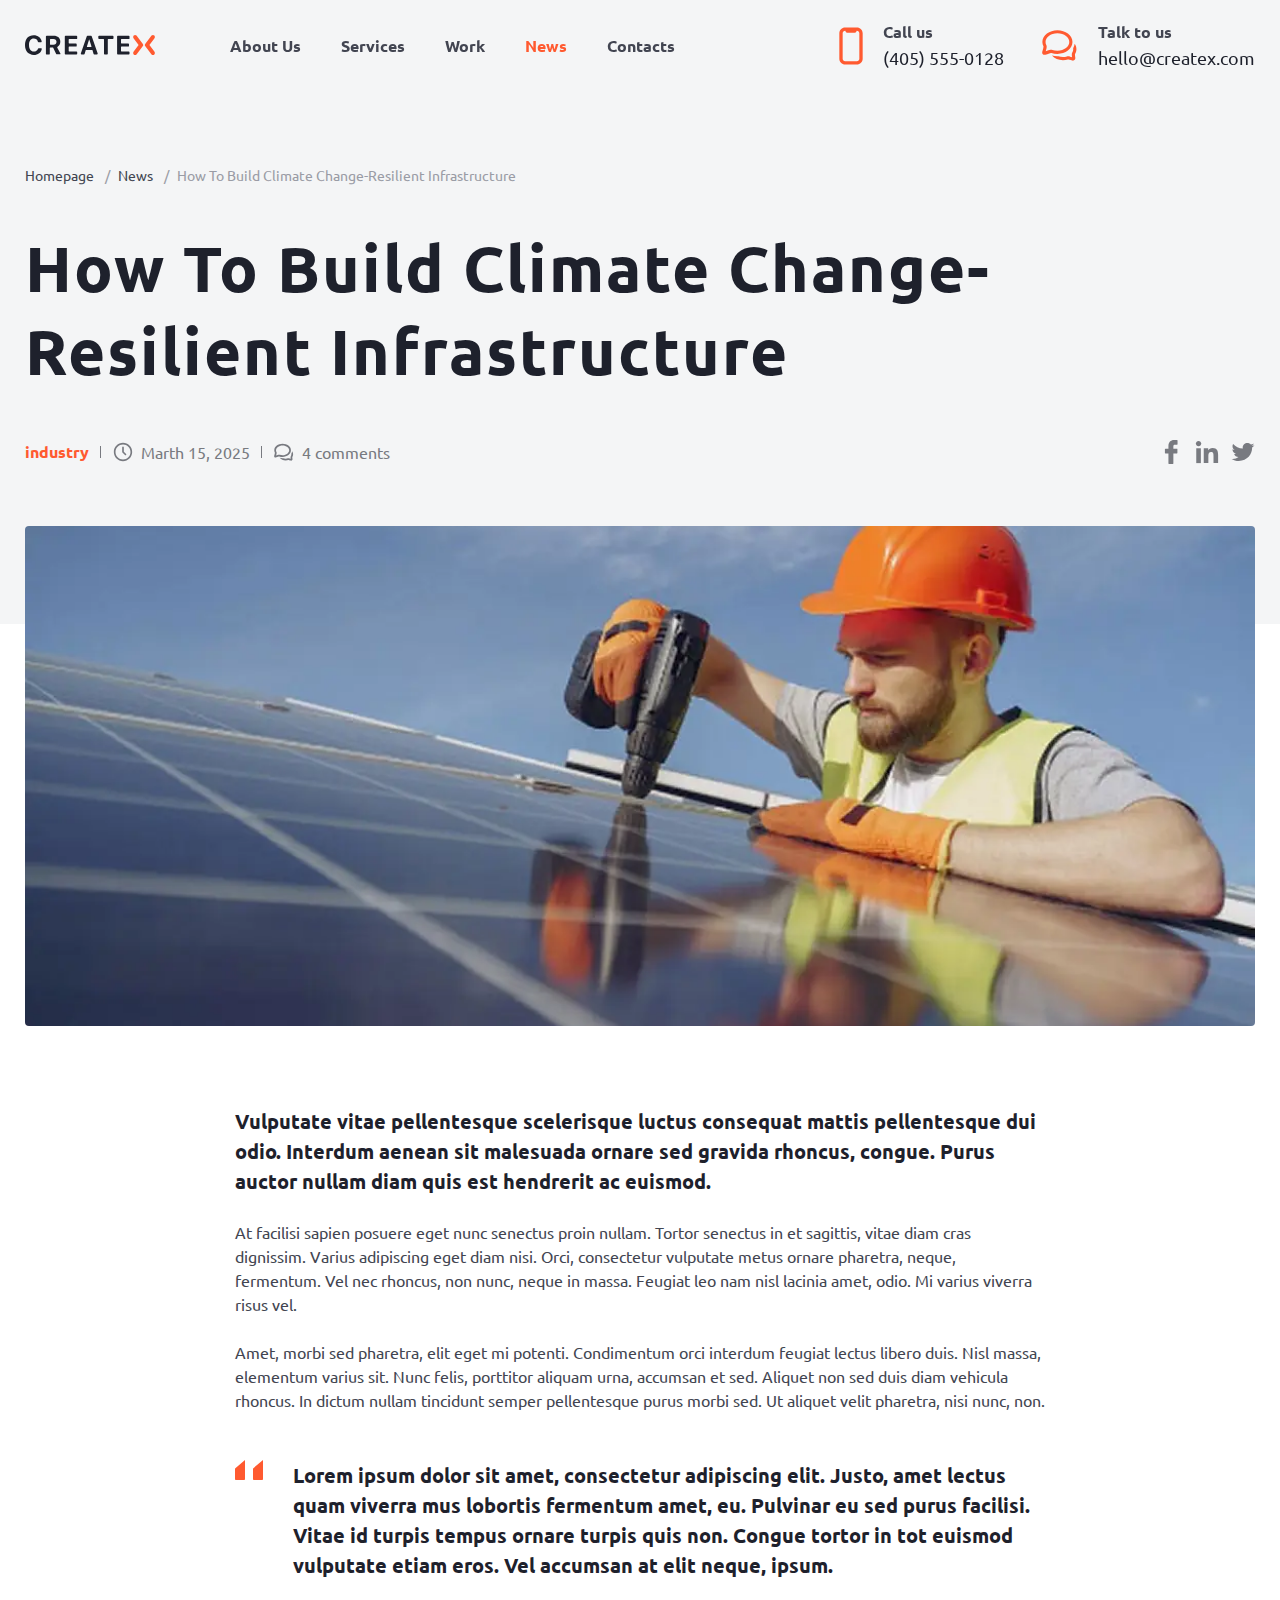
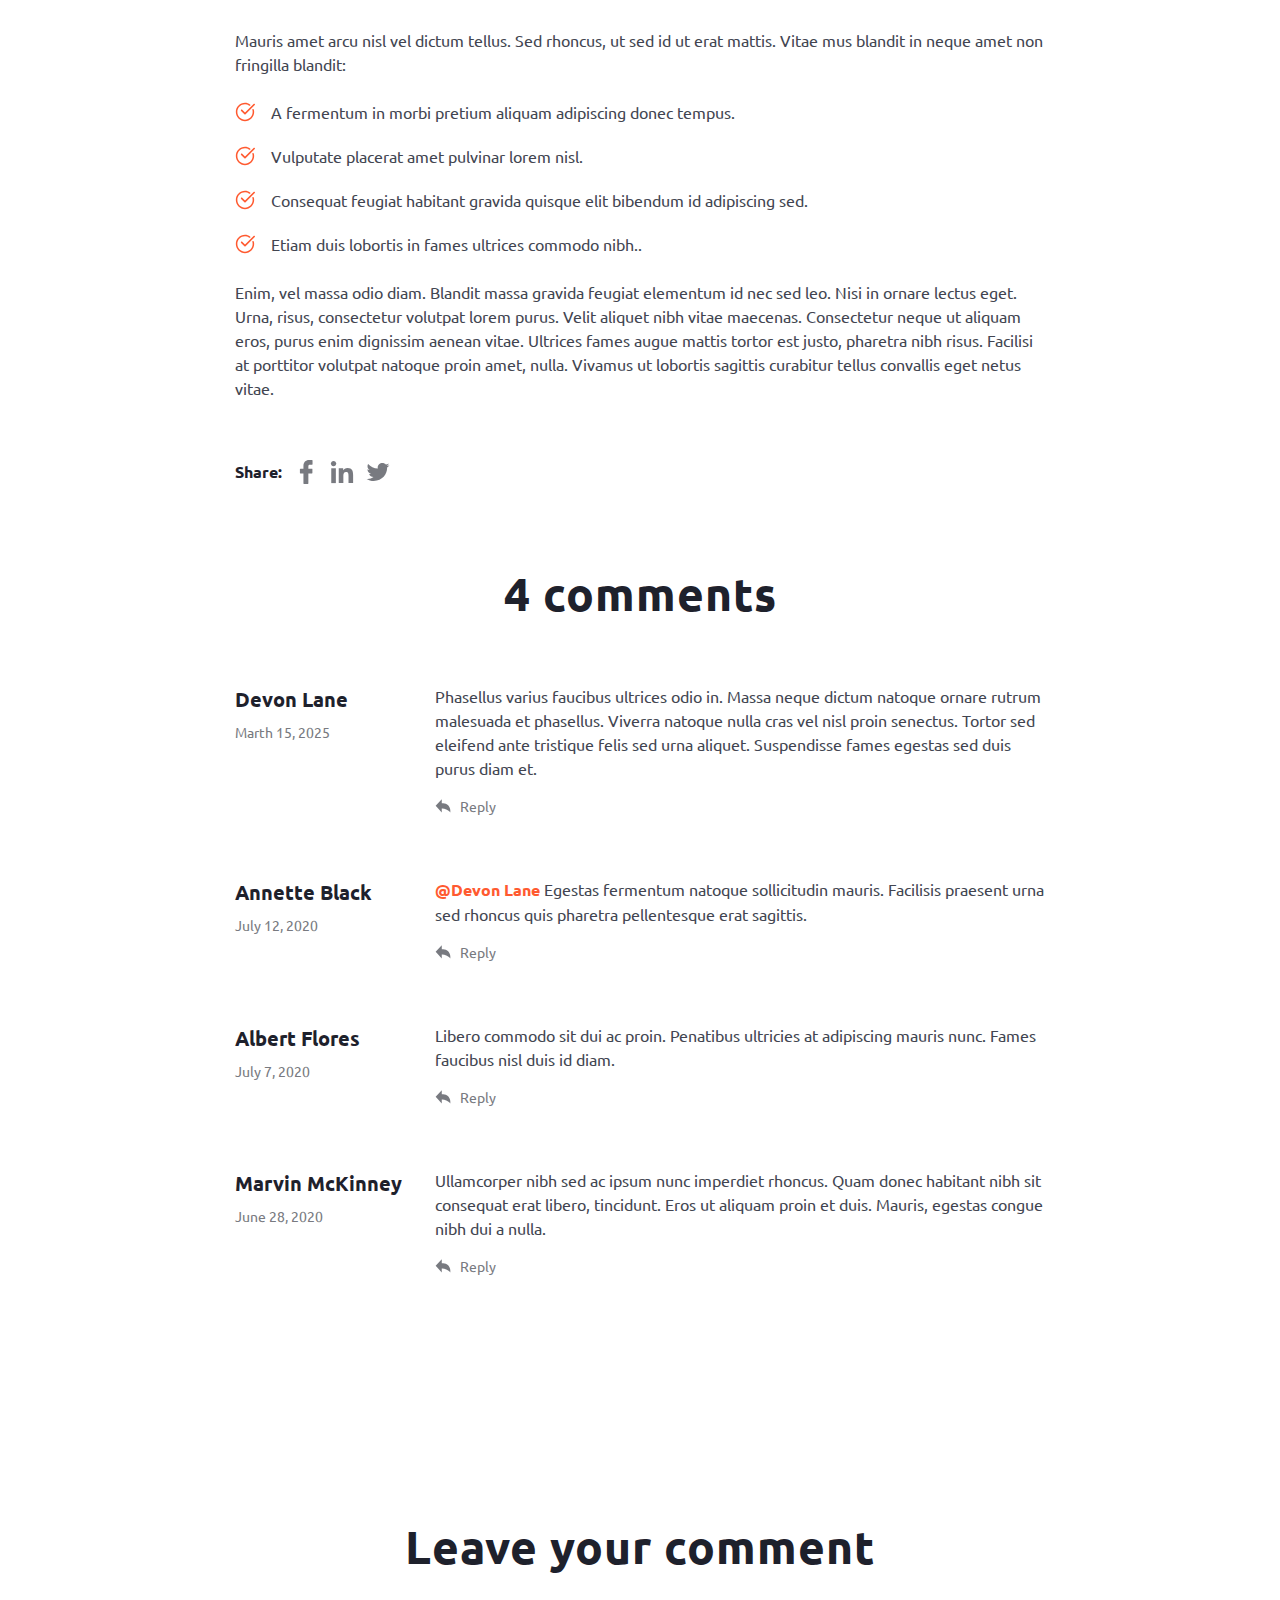
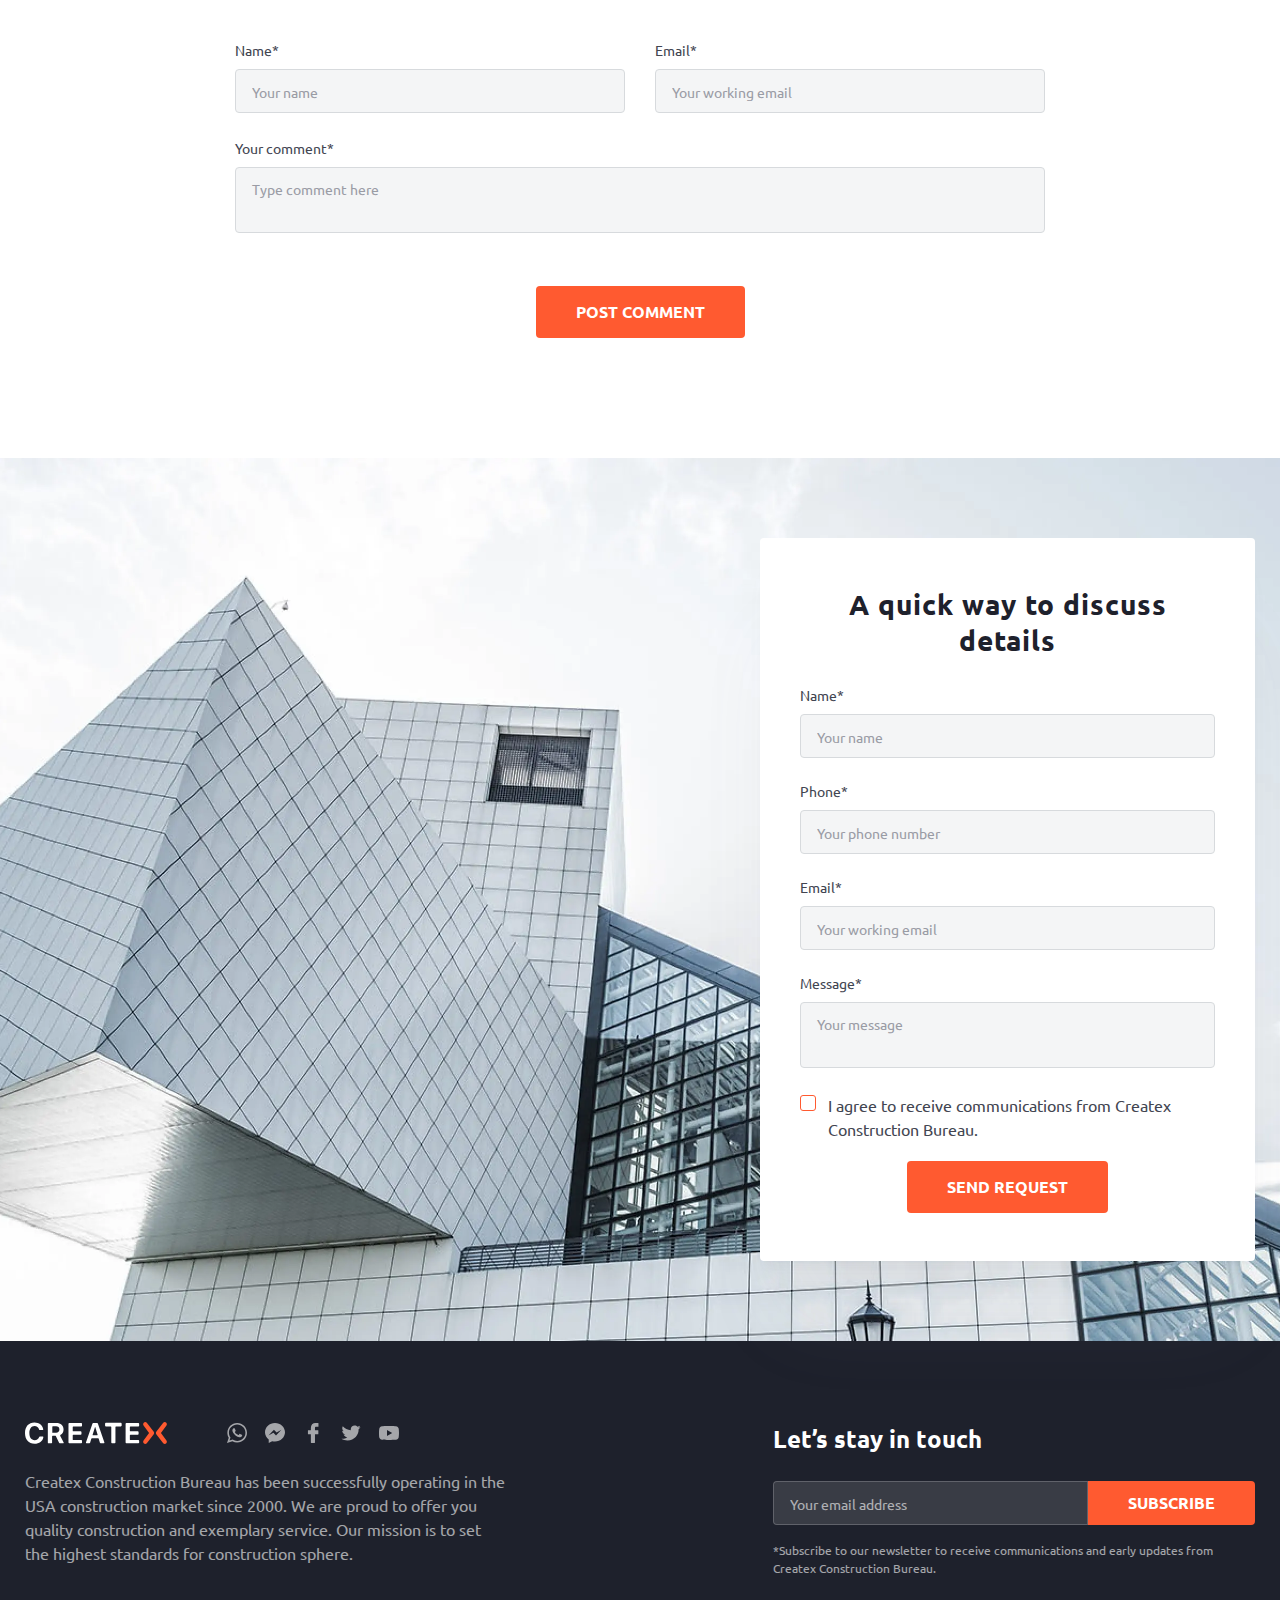
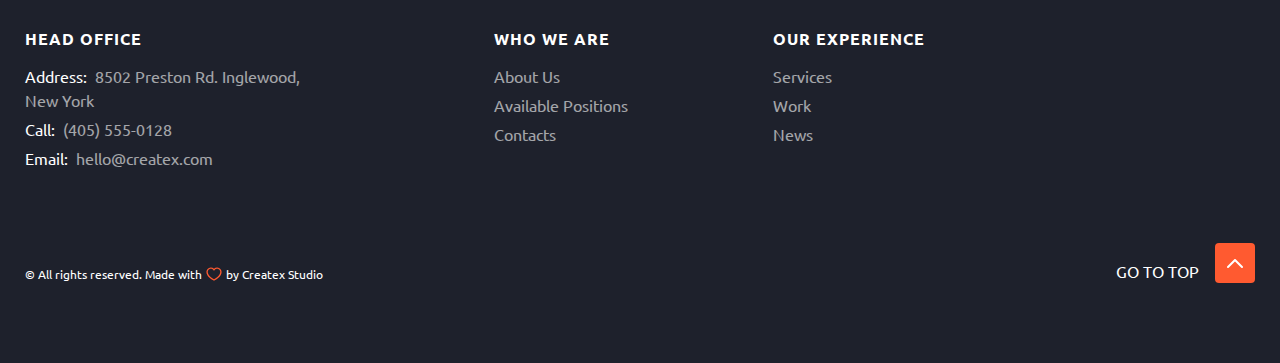
<file: post.html>
<!doctype html>
<html lang="en">

<head>
	<title>Post</title>
	<meta charset="UTF-8">
	<meta name="format-detection" content="telephone=no">
	<!-- <style>body{opacity: 0;}</style> -->
	<link rel="stylesheet" href="css/style.min.css?_v=20250408164713">
	<link rel="icon" href="favicon.ico" type="image/x-icon">
	<!-- <meta name="robots" content="noindex, nofollow"> -->
	<meta name="viewport" content="width=device-width, initial-scale=1.0">
</head>

<body>
	<div class="wrapper">
		<header class="header header--transparent" data-lp>
			<div class="header__container">
				<a class="header__logo logo" href="#">
					<img src="img/logo.svg" alt="Logo">
				</a>
				<div class="header__menu menu">
					<nav class="menu__body">
						<ul class="menu__list">
							<li class="menu__item"><a href="#" class="menu__link ">About Us</a></li>
							<li class="menu__item"><a href="#" class="menu__link ">Services</a></li>
							<li class="menu__item"><a href="#" class="menu__link ">Work</a></li>
							<li class="menu__item"><a href="#" class="menu__link menu__link--active">News</a></li>
							<li class="menu__item"><a href="#" class="menu__link ">Contacts</a></li>
						</ul>
					</nav>
				</div>
				<div class="header__contacts contacts-header">
					<a class="contacts-header__link contacts-header__link--phone" href="tel:4055550128">
						<svg>
							<use xlink:href="img/icons/icons.svg#phone"></use>
						</svg>
						<div class="contacts-header__contact">
							<span class="contacts-header__caption">Call us</span>
							<span class="contacts-header__value">(405) 555-0128</span>
						</div>
					</a>
					<a class="contacts-header__link contacts-header__link--chat" href="mailto:hello@createx.com">
						<svg>
							<use xlink:href="img/icons/icons.svg#chat"></use>
						</svg>
						<div class="contacts-header__contact">
							<span class="contacts-header__caption">Talk to us</span>
							<span class="contacts-header__value">hello@createx.com</span>
						</div>
					</a>
				</div>
				<button class="header__burger burger-button" data-burger-button aria-label="Open menu" type="button"><span></span></button>
			</div>
		</header>
		<main class="page-post">
			<section class="page-post__services-hero post-hero" data-hero>
				<div class="post-hero__content content-hero content-hero--post">
					<div class="content-hero__container">
						<div class="content-hero__info">
							<nav class="breadcrumbs">
								<ul class="breadcrumbs__list">
									<li class="breadcrumbs__item">
										<a class="breadcrumbs__link" href="#">Homepage</a>
									</li>
									<li class="breadcrumbs__item">
										<a class="breadcrumbs__link" href="#">News</a>
									</li>
									<li class="breadcrumbs__item">
										<span class="breadcrumbs__current-page">How to Build Climate Change-Resilient Infrastructure</span>
									</li>
								</ul>
							</nav>
							<div class="content-hero__content-block content-block content-block--single-work">
								<h1 class="content-block__title"></h1>
							</div>
						</div>
						<div class="post-hero__bottom">
							<div class="post-hero__meta meta-news">
								<a class="meta-news__link meta-news__link--active" href="#"></a>
								<time class="meta-news__date meta-news__date--icon"></time>
								<span class="meta-news__comments"></span>
							</div>
							<ul class="post-hero__social social-post">
								<li class="social-post__item">
									<a href="#" target="_blank" class="social-post__link" aria-label="Facebook">
										<svg>
											<use xlink:href="img/icons/icons.svg#social-facebook"></use>
										</svg>
									</a>
								</li>
								<li class="social-post__item">
									<a href="#" target="_blank" class="social-post__link" aria-label="Linked">
										<svg>
											<use xlink:href="img/icons/icons.svg#social-linked"></use>
										</svg>
									</a>
								</li>
								<li class="social-post__item">
									<a href="#" target="_blank" class="social-post__link" aria-label="Twitter">
										<svg>
											<use xlink:href="img/icons/icons.svg#social-twitter"></use>
										</svg>
									</a>
								</li>
							</ul>
						</div>
					</div>
				</div>
			</section>
			<section class="page-post__content content-post" data-content-post>
				<article class="content-post__post post">
					<div class="post__container">
						<div class="post__image">
							<img src="" loading="lazy" alt="Image">
						</div>
						<div class="post__container--post">
							<div class="post__content">
								<h2>
									Vulputate vitae pellentesque scelerisque luctus consequat mattis pellentesque dui odio. Interdum
									aenean
									sit
									malesuada ornare sed gravida rhoncus, congue. Purus auctor nullam diam quis est hendrerit ac euismod.
								</h2>
								<p>
									At facilisi sapien posuere eget nunc senectus proin nullam. Tortor senectus in et sagittis, vitae diam
									cras
									dignissim. Varius adipiscing eget diam nisi. Orci, consectetur vulputate metus ornare pharetra, neque,
									fermentum. Vel nec rhoncus, non nunc, neque in massa. Feugiat leo nam nisl lacinia amet, odio. Mi
									varius
									viverra risus vel.
								</p>
								<p>
									Amet, morbi sed pharetra, elit eget mi potenti. Condimentum orci interdum feugiat lectus libero duis.
									Nisl
									massa, elementum varius sit. Nunc felis, porttitor aliquam urna, accumsan et sed. Aliquet non sed duis
									diam
									vehicula rhoncus. In dictum nullam tincidunt semper pellentesque purus morbi sed. Ut aliquet velit
									pharetra,
									nisi nunc, non.
								</p>
								<blockquote>
									Lorem ipsum dolor sit amet, consectetur adipiscing elit. Justo, amet lectus quam viverra mus lobortis
									fermentum amet, eu. Pulvinar eu sed purus facilisi. Vitae id turpis tempus ornare turpis quis non.
									Congue
									tortor in tot euismod vulputate etiam eros. Vel accumsan at elit neque, ipsum.
								</blockquote>
								<p>
									Mauris amet arcu nisl vel dictum tellus. Sed rhoncus, ut sed id ut erat mattis. Vitae mus blandit in
									neque
									amet non fringilla blandit:
								</p>
								<ul>
									<li>A fermentum in morbi pretium aliquam adipiscing donec tempus.</li>
									<li>Vulputate placerat amet pulvinar lorem nisl.</li>
									<li>Consequat feugiat habitant gravida quisque elit bibendum id adipiscing sed.</li>
									<li>Etiam duis lobortis in fames ultrices commodo nibh..</li>
								</ul>
								<p>
									Enim, vel massa odio diam. Blandit massa gravida feugiat elementum id nec sed leo. Nisi in ornare
									lectus
									eget. Urna, risus, consectetur volutpat lorem purus. Velit aliquet nibh vitae maecenas. Consectetur
									neque
									ut
									aliquam eros, purus enim dignissim aenean vitae. Ultrices fames augue mattis tortor est justo,
									pharetra
									nibh
									risus. Facilisi at porttitor volutpat natoque proin amet, nulla. Vivamus ut lobortis sagittis
									curabitur
									tellus convallis eget netus vitae.
								</p>
							</div>
							<div class="post__share">
								<span>Share:</span>
								<ul class="post__social social-post">
									<li class="social-post__item">
										<a href="#" target="_blank" class="social-post__link" aria-label="Facebook">
											<svg>
												<use xlink:href="img/icons/icons.svg#social-facebook"></use>
											</svg>
										</a>
									</li>
									<li class="social-post__item">
										<a href="#" target="_blank" class="social-post__link" aria-label="Linked">
											<svg>
												<use xlink:href="img/icons/icons.svg#social-linked"></use>
											</svg>
										</a>
									</li>
									<li class="social-post__item">
										<a href="#" target="_blank" class="social-post__link" aria-label="Twitter">
											<svg>
												<use xlink:href="img/icons/icons.svg#social-twitter"></use>
											</svg>
										</a>
									</li>
								</ul>
							</div>
						</div>
					</div>
				</article>
			</section>
			<section class="content-post__comments comments">
				<div class="comments__container">
					<div class="comments__content-block content-block content-block--medium">
						<h2 class="content-block__title"></h2>
					</div>
					<div class="comments__container--post">
						<ul class="comments__list list-comments" data-comments-list></ul>
					</div>
				</div>
			</section>
			<section class="content-post__leave-comment leave-comment">
				<div class="leave-comment__container">
					<div class="leave-comment__content-block content-block content-block--medium">
						<h2 class="content-block__title">Leave your comment</h2>
					</div>
					<div class="leave-comment__container--post">
						<form class="leave-comment__form form" data-form data-dev action="#">
							<div class="form__field">
								<label class="form__label" for="comment-name">Name*</label>
								<input class="form__input" id="comment-name" name="form[comment-name]" data-required data-validate type="text" placeholder="Your name">
							</div>
							<div class="form__field">
								<label class="form__label" for="comment-email">Email*</label>
								<input class="form__input" id="comment-email" name="form[comment-email]" data-required="email" data-validate type="text" placeholder="Your working email">
							</div>
							<div class="form__field">
								<label class="form__label" for="comment-message">Your comment*</label>
								<textarea class="form__textarea" name="form[comment-message]" placeholder="Type comment here" data-required data-validate id="comment-message"></textarea>
							</div>
							<div class="form__field">
								<button class="form__button button" type="submit">Post comment</button>
							</div>
						</form>
					</div>
				</div>
			</section>
			<section class="page-post__contacts contacts">
				<div class="contacts__container">
					<div class="contacts__content">
						<div class="contacts__content-block content-block content-block--medium">
							<h2 class="content-block__title">A quick way to discuss details</h2>
						</div>
						<form class="contacts__form form" data-form data-dev action="#">
							<div class="form__field">
								<label class="form__label" for="c-name">Name*</label>
								<input class="form__input" id="c-name" name="form[c-name]" data-required data-validate type="text" placeholder="Your name">
							</div>
							<div class="form__field">
								<label class="form__label" for="c-phone">Phone*</label>
								<input class="form__input" id="c-phone" name="form[c-phone]" data-required data-validate type="tel" placeholder="Your phone number">
							</div>
							<div class="form__field">
								<label class="form__label" for="c-phone">Email*</label>
								<input class="form__input" id="c-phone" name="form[c-phone]" data-required="email" data-validate type="text" placeholder="Your working email">
							</div>
							<div class="form__field">
								<label class="form__label" for="c-message">Message*</label>
								<textarea class="form__textarea" name="form[c-message]" placeholder="Your message" data-required data-validate id="c-message"></textarea>
							</div>
							<div class="form__field checkbox">
								<input class="checkbox__input" type="checkbox" name="form[c-agree]" id="c-agree" data-required>
								<label class="checkbox__label" for="c-agree"></label>
								<div class="checkbox__text">
									<p>
										I agree to receive communications from Createx Construction Bureau.
									</p>
								</div>
							</div>
							<div class="form__field">
								<button class="form__button button" type="submit">send request</button>
							</div>
						</form>
					</div>
				</div>
				<img class="contacts__image" src="img/details/bg.webp" loading="lazy" aria-hidden="true" alt="">
			</section>
		</main>
		<footer class="footer">
			<div class="footer__container">
				<div class="footer__body body-footer">
					<div class="body-footer__column body-footer__column--first">
						<div class="body-footer__content">
							<a class="body-footer__logo logo" href="#">
								<img src="img/logo-footer.svg" alt="Logo">
							</a>
							<div class="body-footer__socials socials">
								<ul class="socials__list">
									<li class="socials__item">
										<a class="socials__link" href="#">
											<svg>
												<use xlink:href="img/icons/icons.svg#social-whatsapp"></use>
											</svg>
										</a>
									</li>
									<li class="socials__item">
										<a class="socials__link" href="#">
											<svg>
												<use xlink:href="img/icons/icons.svg#social-messanger"></use>
											</svg>
										</a>
									</li>
									<li class="socials__item">
										<a class="socials__link" href="#">
											<svg>
												<use xlink:href="img/icons/icons.svg#social-facebook"></use>
											</svg>
										</a>
									</li>
									<li class="socials__item">
										<a class="socials__link" href="#">
											<svg>
												<use xlink:href="img/icons/icons.svg#social-twitter"></use>
											</svg>
										</a>
									</li>
									<li class="socials__item">
										<a class="socials__link" href="#">
											<svg>
												<use xlink:href="img/icons/icons.svg#social-youtube"></use>
											</svg>
										</a>
									</li>
								</ul>
							</div>
							<div class="body-footer__text">
								<p>
									Createx Construction Bureau has been successfully operating in the USA construction market since 2000. We
									are proud to offer you quality construction and exemplary service. Our mission is to set the highest
									standards for construction sphere.
								</p>
							</div>
						</div>
						<div class="body-footer__contacts contacts-footer">
							<h6 class="contacts-footer__title">HEAD OFFICE</h6>
							<address class="contacts-footer__address">
								<ul class="contacts-footer__list">
									<li class="contacts-footer__item">
										<span class="contacts-footer__name">Address:</span>
										<span class="contacts-footer__value">8502 Preston Rd. Inglewood, New York</span>
									</li>
									<li class="contacts-footer__item">
										<span class="contacts-footer__name">Call:</span>
										<a class="contacts-footer__link" href="tel:4055550128">(405) 555-0128</a>
									</li>
									<li class="contacts-footer__item">
										<span class="contacts-footer__name">Email:</span>
										<a class="contacts-footer__link" href="mailto:hello@createx.com">hello@createx.com</a>
									</li>
								</ul>
							</address>
						</div>
						<nav class="body-footer__navigation navigation-footer navigation-footer--end">
							<h6 class="navigation-footer__title">WHO WE ARE</h6>
							<ul class="navigation-footer__list">
								<li class="navigation-footer__item">
									<a class="navigation-footer__link" href="#">About Us</a>
								</li>
								<li class="navigation-footer__item">
									<a class="navigation-footer__link" href="#">Available Positions</a>
								</li>
								<li class="navigation-footer__item">
									<a class="navigation-footer__link" href="#">Contacts</a>
								</li>
							</ul>
						</nav>
					</div>
					<div class="body-footer__column body-footer__column--second">
						<div class="body-footer__subscribe subscribe-footer">
							<h5 class="subscribe-footer__title">Let’s stay in touch</h5>
							<form class="subscribe-footer__form form-subscribe form" data-dev data-form action="#" method="post">
								<input class="form__input form__input--subscribe" type="text" name="form[email]" data-required="email" data-validate placeholder="Your email address">
								<button class="form__button button button--subscribe" type="submit">subscribe</button>
							</form>
							<div class="subscribe-footer__text">
								<p>
									*Subscribe to our newsletter to receive communications and early updates from Createx Construction Bureau.
								</p>
							</div>
						</div>
						<nav data-da=".body-footer__column--first,991.98" class="body-footer__navigation navigation-footer">
							<h6 class="navigation-footer__title">OUR EXPERIENCE</h6>
							<ul class="navigation-footer__list">
								<li class="navigation-footer__item">
									<a class="navigation-footer__link" href="#">Services</a>
								</li>
								<li class="navigation-footer__item">
									<a class="navigation-footer__link" href="#">Work</a>
								</li>
								<li class="navigation-footer__item">
									<a class="navigation-footer__link" href="#">News</a>
								</li>
							</ul>
						</nav>
					</div>
				</div>
				<div class="footer__bootom">
					<div class="footer__copy">
						<span>© All rights reserved. Made with</span>
						<svg>
							<use xlink:href="img/icons/icons.svg#heart"></use>
						</svg>
						<span>by Createx Studio</span>
					</div>
					<div class="footer__to-top to-top">
						<span class="to-top__text">GO TO TOP</span>
						<button data-goto="[data-hero]" data-goto-header class="to-top__button" aria-label="To Top">
							<svg>
								<use xlink:href="img/icons/icons.svg#to-top"></use>
							</svg>
						</button>
					</div>
				</div>
			</div>
		</footer>
	</div>
	<script src="js/app.min.js?_v=20250408164713"></script>

</body>

</html>
</file>
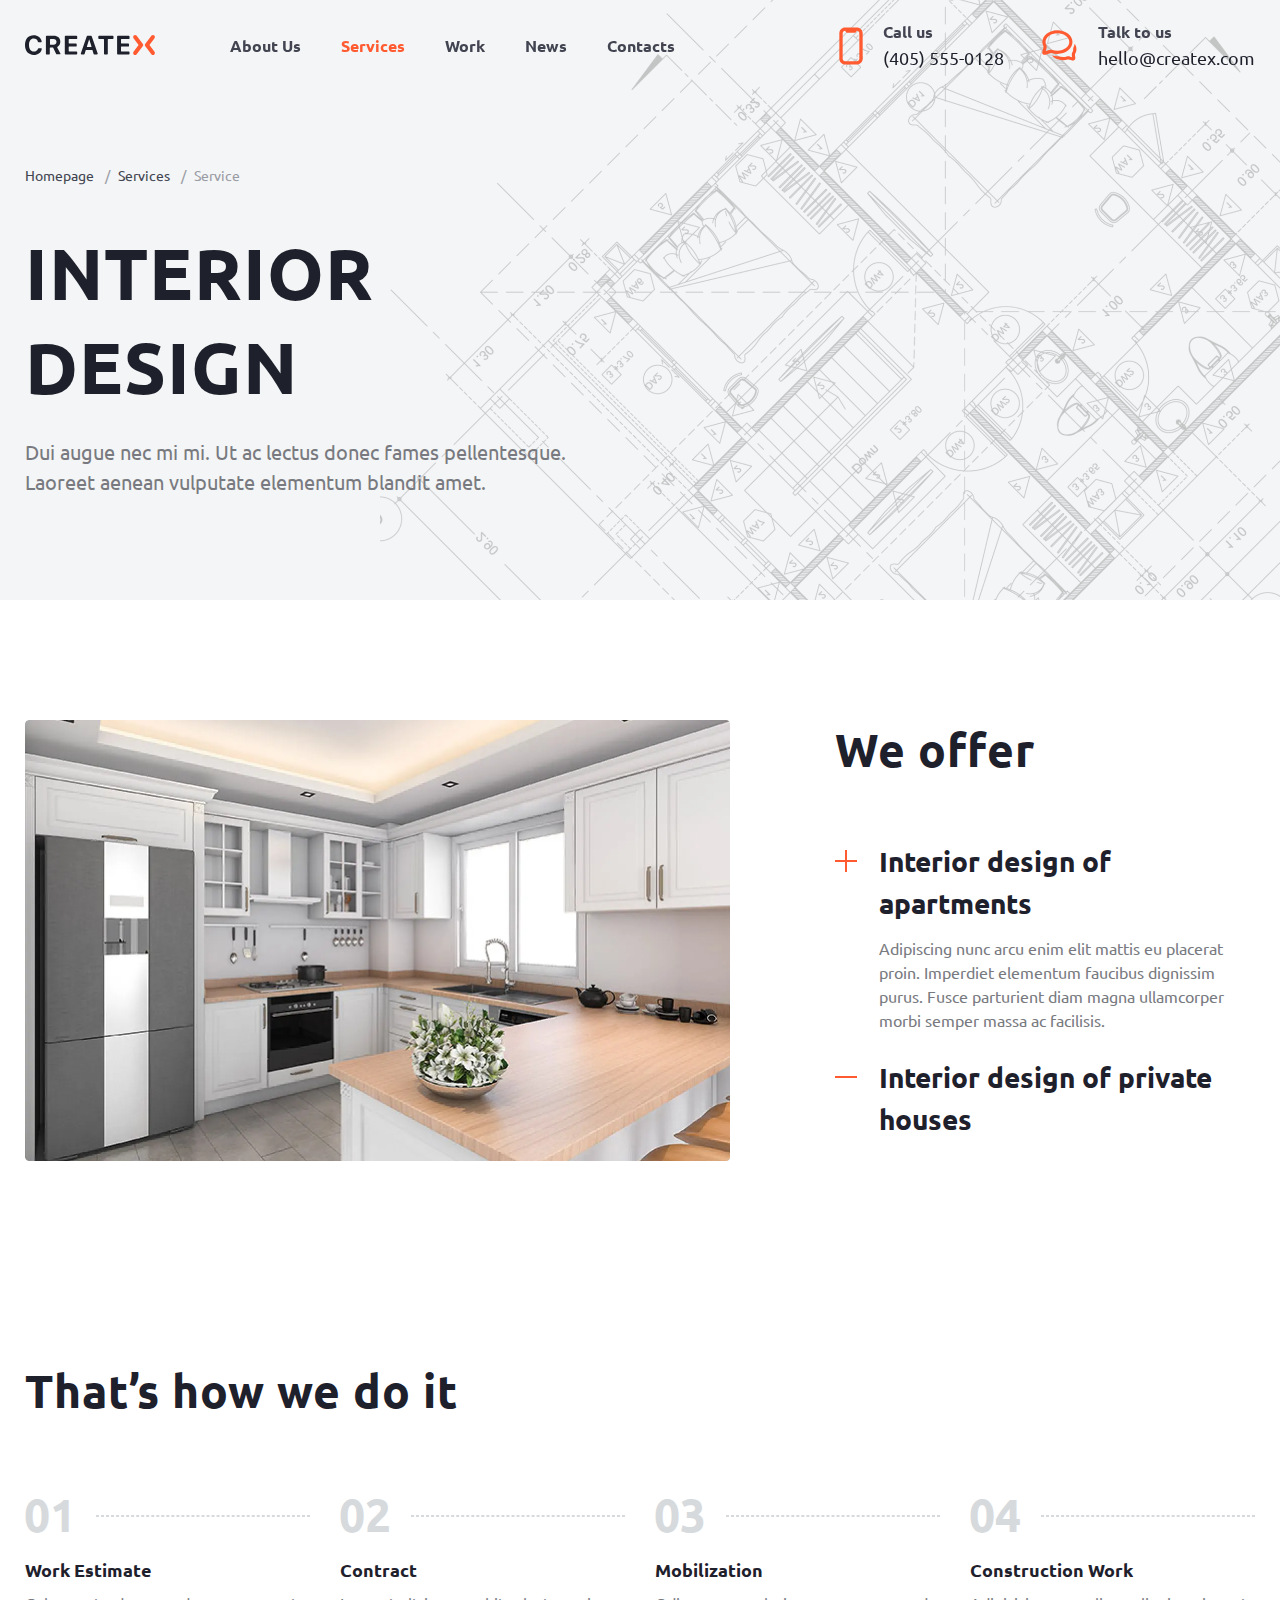
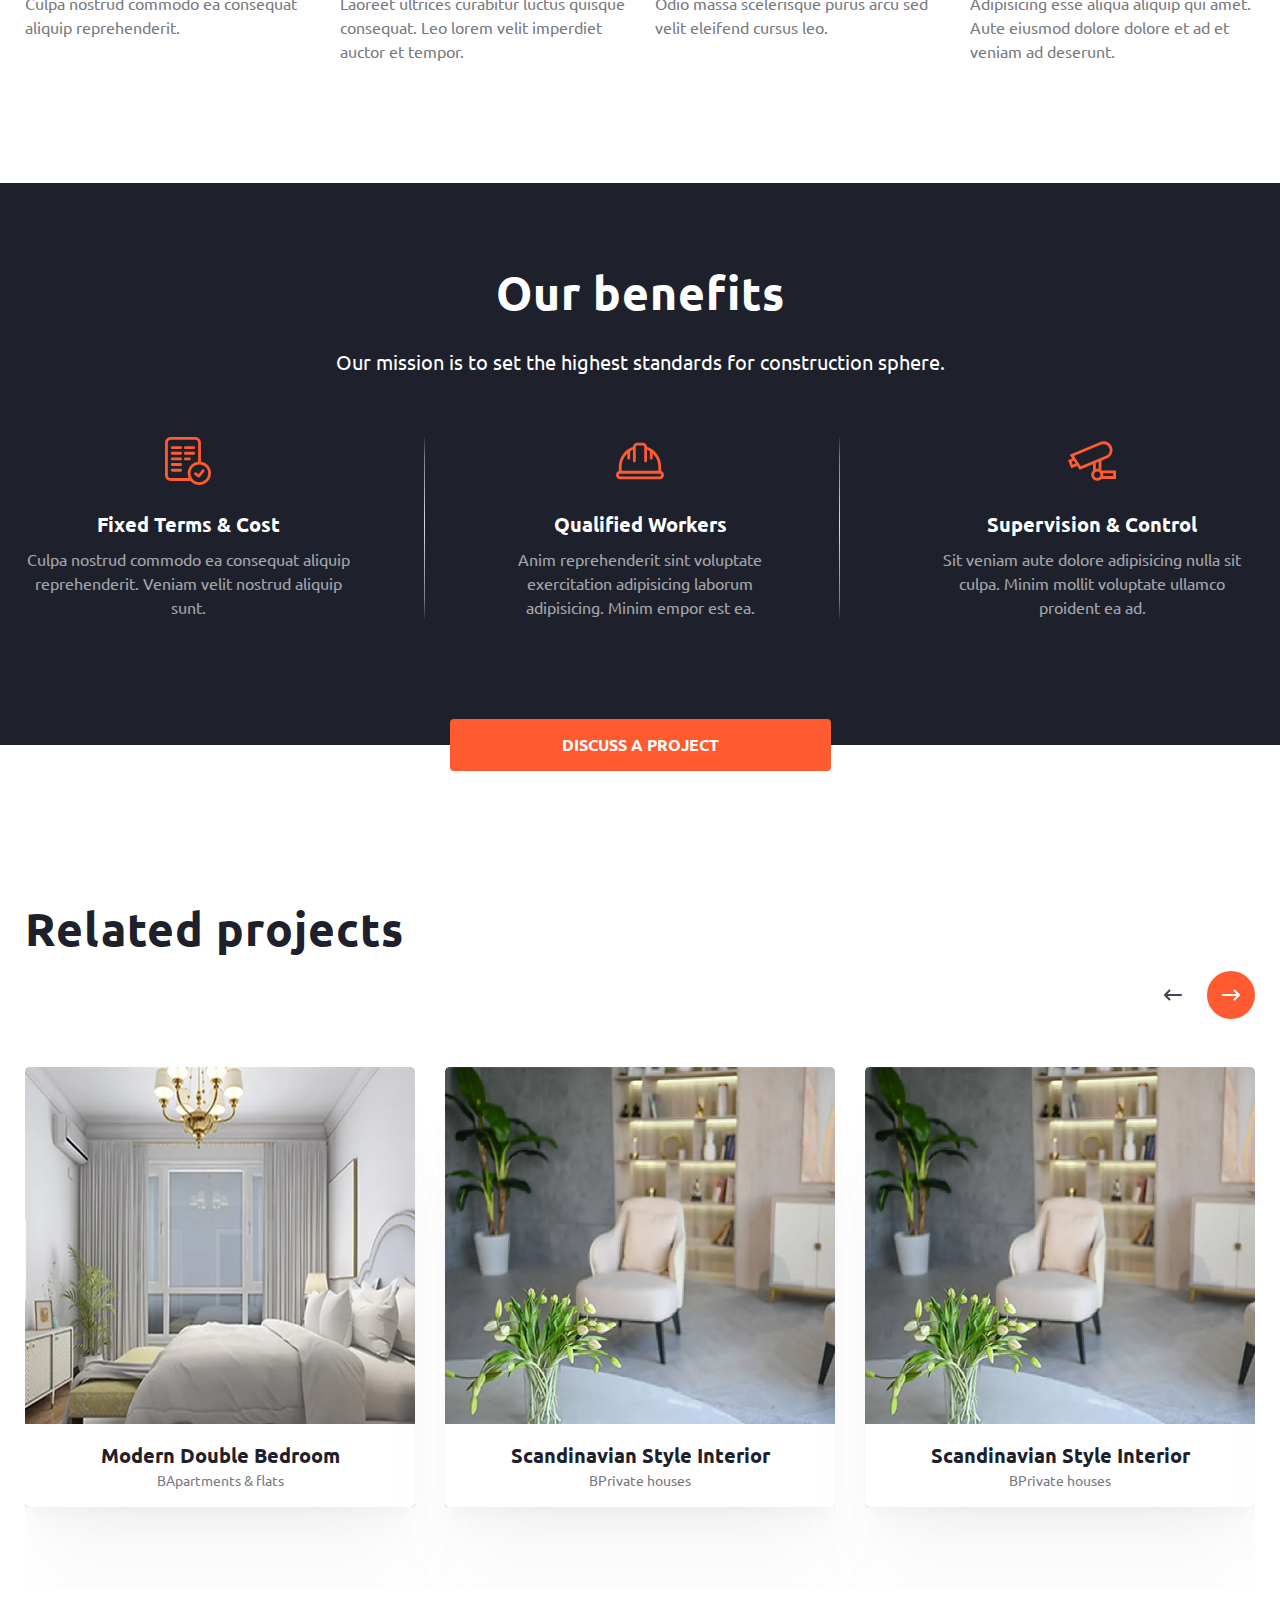
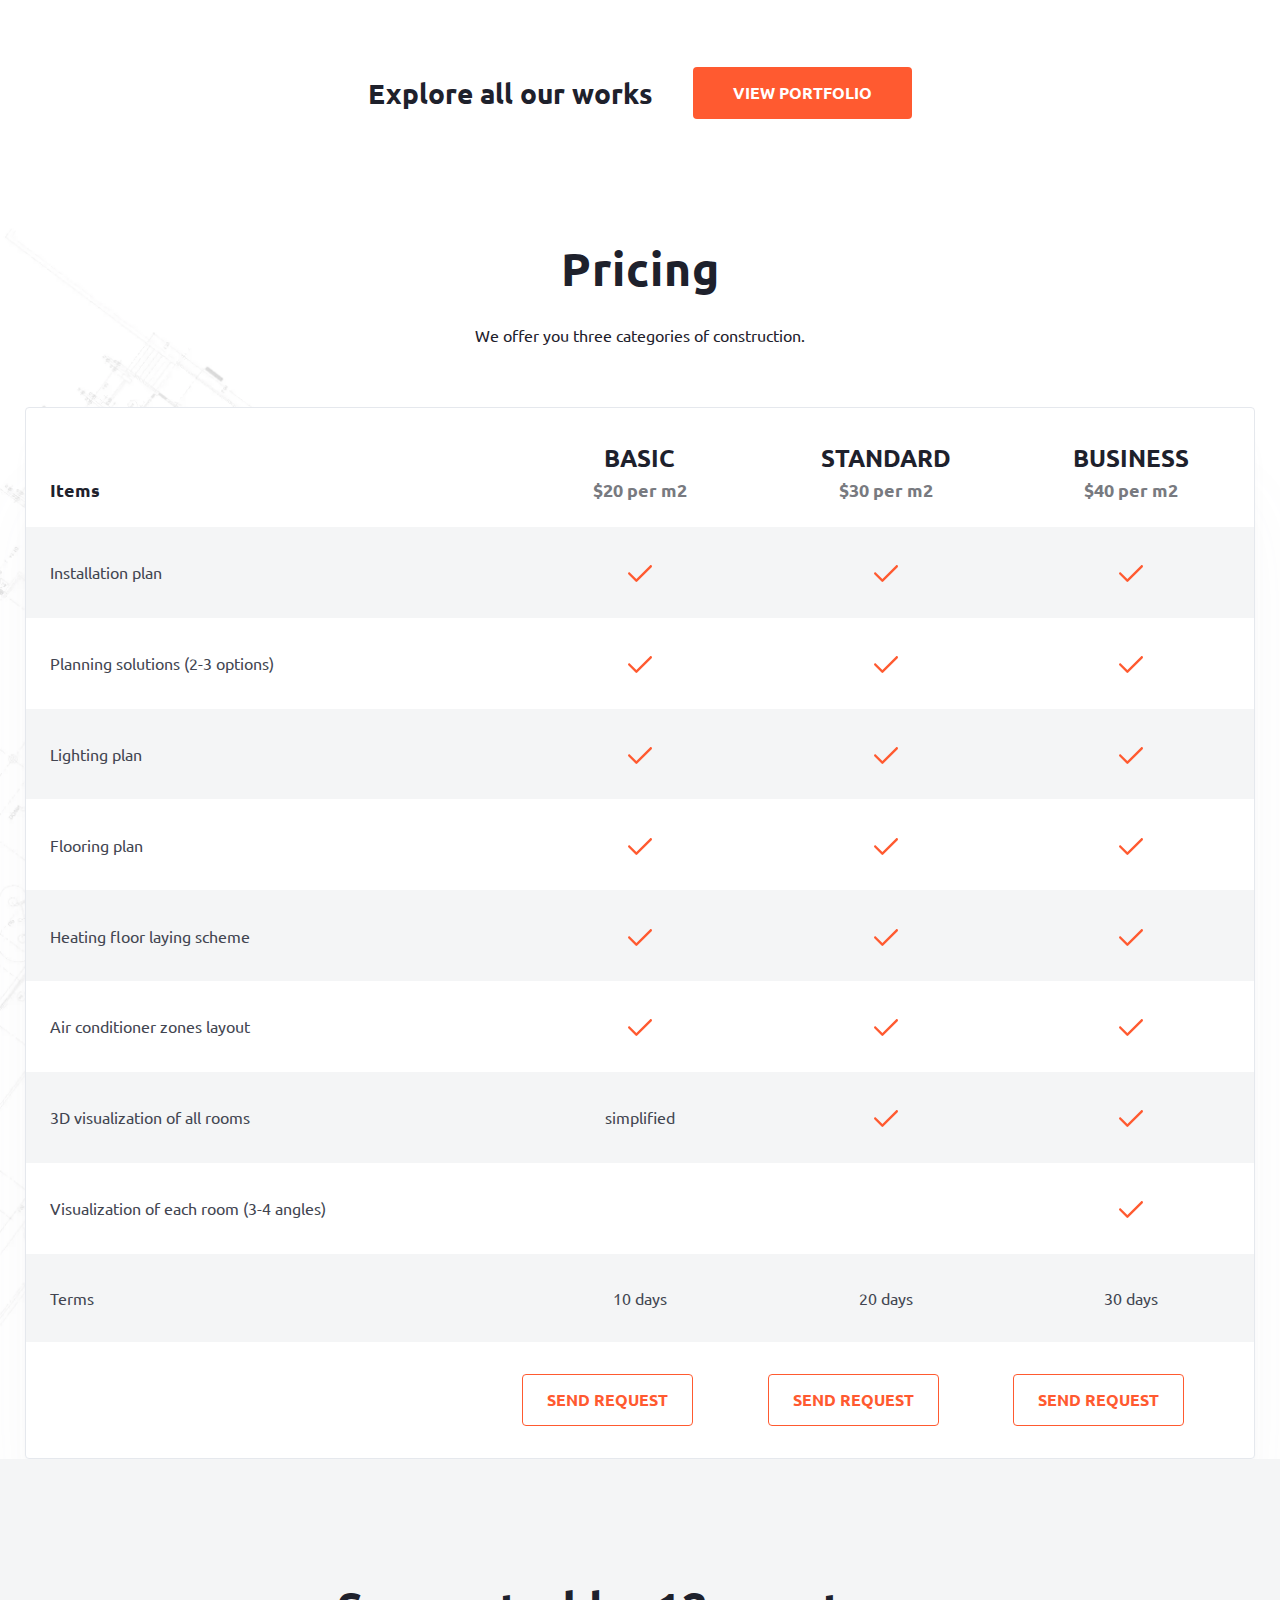
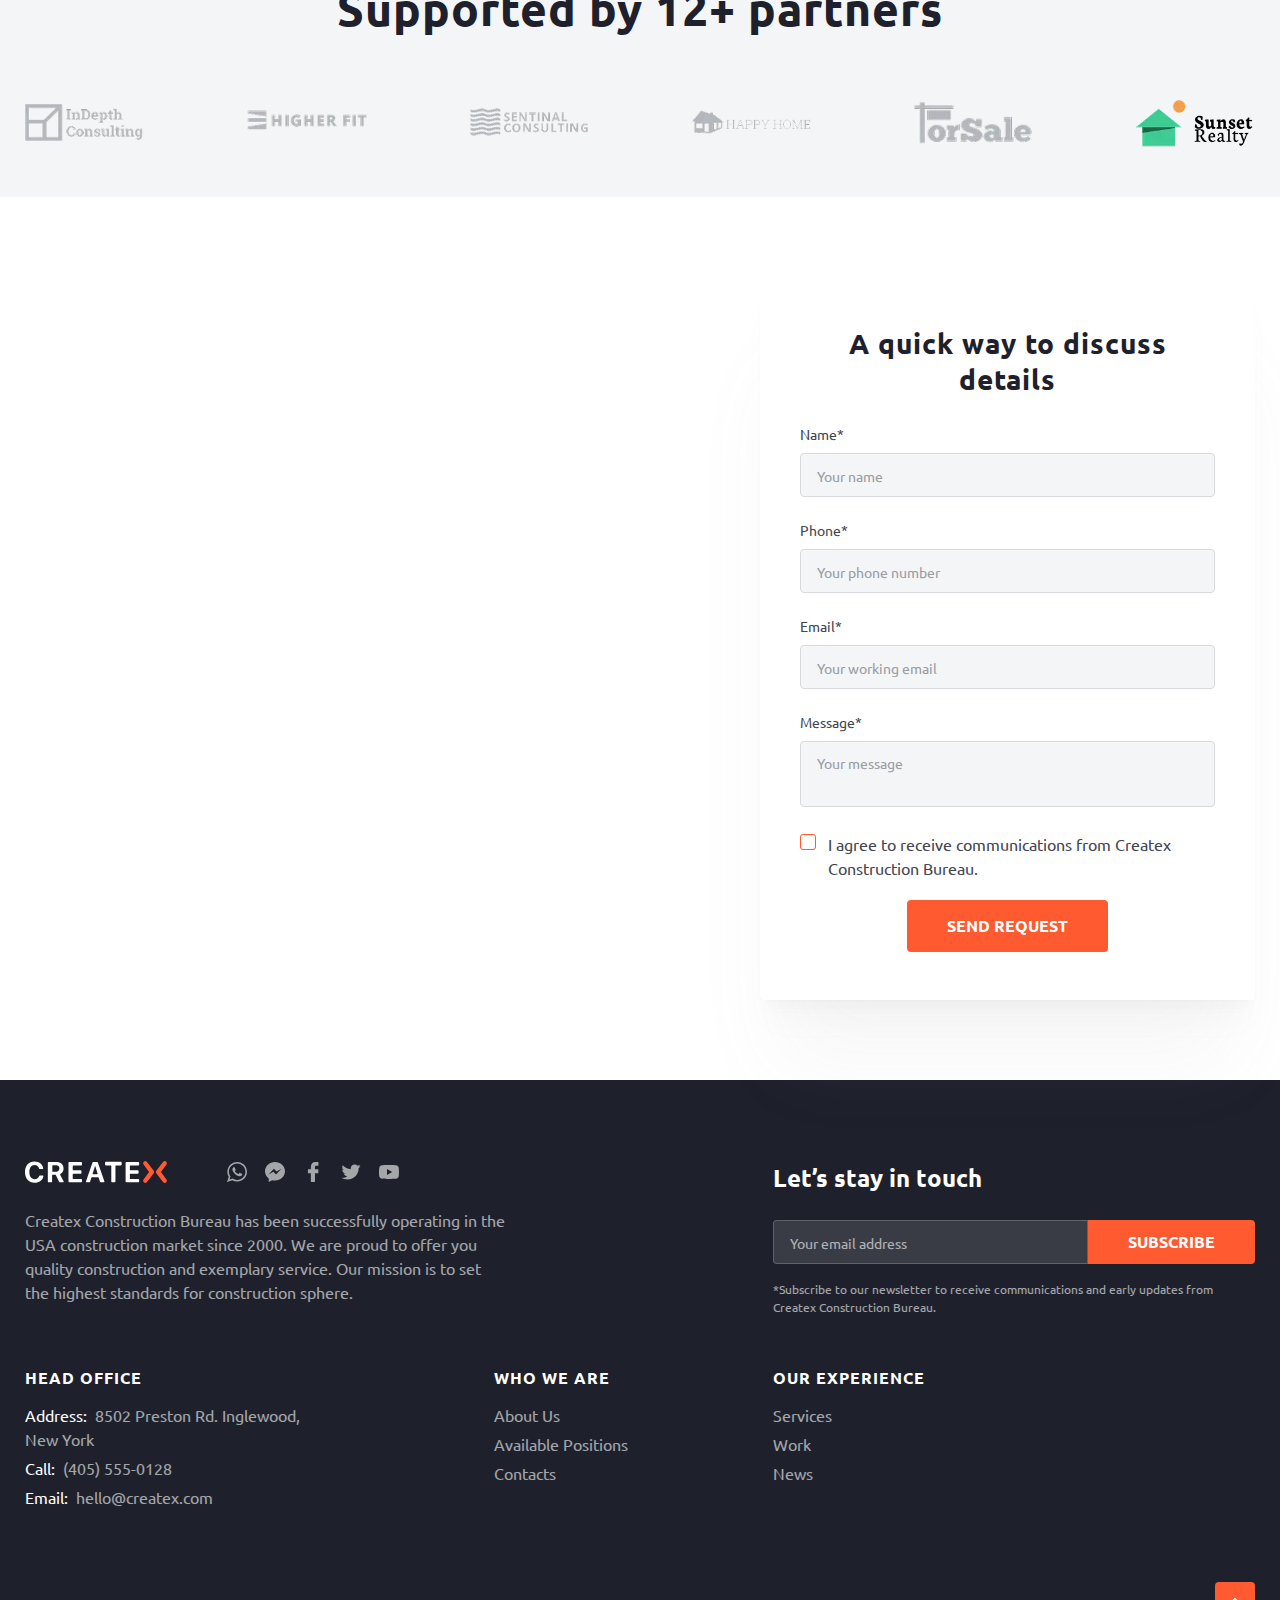
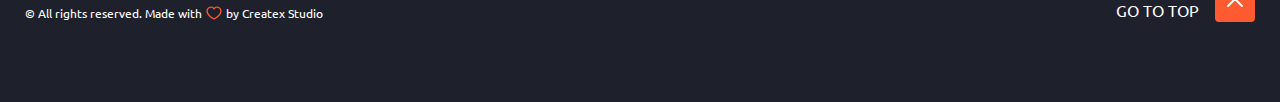
<file: service.html>
<!doctype html>
<html lang="en">

<head>
	<title>Service</title>
	<meta charset="UTF-8">
	<meta name="format-detection" content="telephone=no">
	<!-- <style>body{opacity: 0;}</style> -->
	<link rel="stylesheet" href="css/style.min.css?_v=20250408164713">
	<link rel="icon" href="favicon.ico" type="image/x-icon">
	<!-- <meta name="robots" content="noindex, nofollow"> -->
	<meta name="viewport" content="width=device-width, initial-scale=1.0">
</head>

<body>
	<div class="wrapper">
		<header class="header header--transparent" data-lp>
			<div class="header__container">
				<a class="header__logo logo" href="#">
					<img src="img/logo.svg" alt="Logo">
				</a>
				<div class="header__menu menu">
					<nav class="menu__body">
						<ul class="menu__list">
							<li class="menu__item"><a href="#" class="menu__link ">About Us</a></li>
							<li class="menu__item"><a href="#" class="menu__link menu__link--active">Services</a></li>
							<li class="menu__item"><a href="#" class="menu__link ">Work</a></li>
							<li class="menu__item"><a href="#" class="menu__link ">News</a></li>
							<li class="menu__item"><a href="#" class="menu__link ">Contacts</a></li>
						</ul>
					</nav>
				</div>
				<div class="header__contacts contacts-header">
					<a class="contacts-header__link contacts-header__link--phone" href="tel:4055550128">
						<svg>
							<use xlink:href="img/icons/icons.svg#phone"></use>
						</svg>
						<div class="contacts-header__contact">
							<span class="contacts-header__caption">Call us</span>
							<span class="contacts-header__value">(405) 555-0128</span>
						</div>
					</a>
					<a class="contacts-header__link contacts-header__link--chat" href="mailto:hello@createx.com">
						<svg>
							<use xlink:href="img/icons/icons.svg#chat"></use>
						</svg>
						<div class="contacts-header__contact">
							<span class="contacts-header__caption">Talk to us</span>
							<span class="contacts-header__value">hello@createx.com</span>
						</div>
					</a>
				</div>
				<button class="header__burger burger-button" data-burger-button aria-label="Open menu" type="button"><span></span></button>
			</div>
		</header>
		<main class="page-services">
			<section class="page-service__service-hero service-hero" data-hero>
				<div class="service-hero__content content-hero content-hero--size">
					<div class="content-hero__container">
						<div class="content-hero__info">
							<nav class="breadcrumbs">
								<ul class="breadcrumbs__list">
									<li class="breadcrumbs__item">
										<a class="breadcrumbs__link" href="#">Homepage</a>
									</li>
									<li class="breadcrumbs__item">
										<a class="breadcrumbs__link" href="#">Services</a>
									</li>
									<li class="breadcrumbs__item">
										<span class="breadcrumbs__current-page">Service</span>
									</li>
								</ul>
							</nav>
							<div class="content-hero__content-block content-block content-block--hero">
								<h1 class="content-block__title">INTERIOR DESIGN</h1>
								<div class="content-block__text">
									<p>
										Dui augue nec mi mi. Ut ac lectus donec fames pellentesque. Laoreet aenean vulputate elementum
										blandit amet.
									</p>
								</div>
							</div>
						</div>
					</div>
					<div class="content-hero__image">
						<img src="img/service/hero/bg.webp" aria-hidden="true" loading="lazy" alt="">
					</div>
				</div>
			</section>
			<section class="page-service__we-offer we-offer">
				<div class="we-offer__container">
					<div class="we-offer__content">
						<div class="we-offer__image">
							<img src="img/service/we-offer/01.webp" loading="lazy" alt="Image">
						</div>
						<div class="we-offer__body">
							<div class="we-offer__content-block content-block content-block--medium">
								<h2 class="content-block__title">We offer</h2>
							</div>
							<div class="we-offer__accordion accordion" data-accordions data-accordion-duration="300" data-one-accordion>
								<details data-open class="accordion__item">
									<summary class="accordion__title">Interior design of apartments</summary>
									<div class="accordion__content">
										<p>
											Adipiscing nunc arcu enim elit mattis eu placerat proin. Imperdiet elementum faucibus dignissim
											purus. Fusce parturient diam magna ullamcorper morbi semper massa ac facilisis.
										</p>
									</div>
								</details>
								<details class="accordion__item">
									<summary class="accordion__title">Interior design of private houses</summary>
									<div class="accordion__content">
										<p>
											Adipiscing nunc arcu enim elit mattis eu placerat proin. Imperdiet elementum faucibus dignissim
											purus. Fusce parturient diam magna ullamcorper morbi semper massa ac facilisis.
										</p>
									</div>
								</details>
							</div>
						</div>
					</div>
				</div>
			</section>
			<section class="page-service__how-we-do-it how-we-do-it">
				<div class="how-we-do-it__container">
					<div class="how-we-do-it__content-block content-block content-block--medium">
						<h2 class="content-block__title">That’s how we do it</h2>
					</div>
					<ul class="how-we-do-it__list">
						<li class="how-we-do-it__item">
							<h4 class="how-we-do-it__title">Work Estimate</h4>
							<div class="how-we-do-it__text">
								<p>Culpa nostrud commodo ea consequat aliquip reprehenderit.</p>
							</div>
						</li>
						<li class="how-we-do-it__item">
							<h4 class="how-we-do-it__title">Contract</h4>
							<div class="how-we-do-it__text">
								<p>
									Laoreet ultrices curabitur luctus quisque consequat. Leo lorem velit imperdiet auctor et tempor.
								</p>
							</div>
						</li>
						<li class="how-we-do-it__item">
							<h4 class="how-we-do-it__title">Mobilization</h4>
							<div class="how-we-do-it__text">
								<p>Odio massa scelerisque purus arcu sed velit eleifend cursus leo.</p>
							</div>
						</li>
						<li class="how-we-do-it__item">
							<h4 class="how-we-do-it__title">Construction Work</h4>
							<div class="how-we-do-it__text">
								<p>
									Adipisicing esse aliqua aliquip qui amet. Aute eiusmod dolore dolore et ad et veniam ad deserunt.
								</p>
							</div>
						</li>
					</ul>
				</div>
			</section>
			<section class="page-servive__benefits benefits">
				<div class="benefits__container">
					<div class="benefits__content-block content-block content-block--white content-block--medium">
						<h2 class="content-block__title">Our benefits</h2>
						<div class="content-block__text">
							<p>
								Our mission is to set the highest standards for construction sphere.
							</p>
						</div>
					</div>
					<ul class="benefits__list list-mission list-mission--white">
						<li class="list-mission__item">
							<div class="list-mission__icon">
								<img src="img/service/benefits/icon-contract.svg" loading="lazy" alt="Image">
							</div>
							<h3 class="list-mission__title">Fixed Terms & Cost</h3>
							<div class="list-mission__text">
								<p>
									Culpa nostrud commodo ea consequat aliquip reprehenderit. Veniam velit nostrud aliquip sunt.
								</p>
							</div>
						</li>
						<li class="list-mission__item">
							<div class="list-mission__icon">
								<img src="img/service/benefits/icon-helmet.svg" loading="lazy" alt="Image">
							</div>
							<h3 class="list-mission__title">Qualified Workers</h3>
							<div class="list-mission__text">
								<p>
									Anim reprehenderit sint voluptate exercitation adipisicing laborum adipisicing. Minim empor est ea.
								</p>
							</div>
						</li>
						<li class="list-mission__item">
							<div class="list-mission__icon">
								<img src="img/service/benefits/icon-camera.svg" loading="lazy" alt="Image">
							</div>
							<h3 class="list-mission__title">Supervision & Control</h3>
							<div class="list-mission__text">
								<p>
									Sit veniam aute dolore adipisicing nulla sit culpa. Minim mollit voluptate ullamco proident ea ad.
								</p>
							</div>
						</li>
					</ul>
					<a class="benefits__button button button--long" href="#">Discuss a project</a>
				</div>
			</section>
			<section class="page-service__related-projects related-projects">
				<div class="related-projects__container">
					<div class="related-projects__top top-projects">
						<div class="top-projects__content-block content-block content-block--medium">
							<h2 class="content-block__title">
								Related projects
							</h2>
						</div>
						<div class="top-projects__slider-buttons">
							<div class="top-projects__prev slider-button slider-button--prev" data-slider-navigation-prev>
								<svg>
									<use xlink:href="img/icons/icons.svg#arrow"></use>
								</svg>
							</div>
							<div class="top-projects__next slider-button slider-button--next" data-slider-navigation-next>
								<svg>
									<use xlink:href="img/icons/icons.svg#arrow"></use>
								</svg>
							</div>
						</div>
					</div>
					<div class="related-projects__items swiper items-projects" data-project-slider="design">
						<div class="items-projects__wrapper swiper-wrapper"></div>
						<div class="items-projects__bullets" data-slider-pagination data-slider-clickable></div>
					</div>
					<div class="related-projects__bottom bottom-section">
						<h4 class="bottom-section__title">Explore all our works</h4>
						<a class="bottom-section__button button" href="#">View portfolio</a>
					</div>
				</div>
			</section>
			<section class="page-service__pricing pricing">
				<div class="pricing__container">
					<div class="pricing__content-block content-block content-block--medium">
						<h2 class="content-block__title">Pricing</h2>
						<div class="content-block__texty">
							<p>
								We offer you three categories of construction.
							</p>
						</div>
					</div>
					<div class="pricing__table-wrapper">
						<table class="pricing__table table">
							<thead class="table__header">
								<tr class="table__row">
									<th class="table__th">Items</th>
									<th class="table__th">
										<div class="table__handing">BASIC</div>
										<span class="table__per">$20 per m2</span>
									</th>
									<th class="table__th">
										<div class="table__handing">STANDARD</div>
										<span class="table__per">$30 per m2</span>
									</th>
									<th class="table__th">
										<div class="table__handing">BUSINESS</div>
										<span class="table__per">$40 per m2</span>
									</th>
								</tr>
							</thead>
							<tbody class="table__body">
								<tr class="table__row">
									<td class="table__col">Installation plan</td>
									<td class="table__col">
										<span class="table__check">Available</span>
									</td>
									<td class="table__col">
										<span class="table__check">Available</span>
									</td>
									<td class="table__col">
										<span class="table__check">Available</span>
									</td>
								</tr>
								<tr class="table__row">
									<td class="table__col">Planning solutions (2-3 options)</td>
									<td class="table__col">
										<span class="table__check">Available</span>
									</td>
									<td class="table__col">
										<span class="table__check">Available</span>
									</td>
									<td class="table__col">
										<span class="table__check">Available</span>
									</td>
								</tr>
								<tr class="table__row">
									<td class="table__col">Lighting plan</td>
									<td class="table__col">
										<span class="table__check">Available</span>
									</td>
									<td class="table__col">
										<span class="table__check">Available</span>
									</td>
									<td class="table__col">
										<span class="table__check">Available</span>
									</td>
								</tr>
								<tr class="table__row">
									<td class="table__col">Flooring plan</td>
									<td class="table__col">
										<span class="table__check">Available</span>
									</td>
									<td class="table__col">
										<span class="table__check">Available</span>
									</td>
									<td class="table__col">
										<span class="table__check">Available</span>
									</td>
								</tr>
								<tr class="table__row">
									<td class="table__col">Heating floor laying scheme</td>
									<td class="table__col">
										<span class="table__check">Available</span>
									</td>
									<td class="table__col">
										<span class="table__check">Available</span>
									</td>
									<td class="table__col">
										<span class="table__check">Available</span>
									</td>
								</tr>
								<tr class="table__row">
									<td class="table__col">Air conditioner zones layout</td>
									<td class="table__col">
										<span class="table__check">Available</span>
									</td>
									<td class="table__col">
										<span class="table__check">Available</span>
									</td>
									<td class="table__col">
										<span class="table__check">Available</span>
									</td>
								</tr>
								<tr class="table__row">
									<td class="table__col">3D visualization of all rooms</td>
									<td class="table__col">
										<span class="table__text">simplified</span>
									</td>
									<td class="table__col">
										<span class="table__check">Available</span>
									</td>
									<td class="table__col">
										<span class="table__check">Available</span>
									</td>
								</tr>
								<tr class="table__row">
									<td class="table__col">Visualization of each room (3-4 angles)</td>
									<td class="table__col">
									</td>
									<td class="table__col">
									</td>
									<td class="table__col">
										<span class="table__check">Available</span>
									</td>
								</tr>
								<tr class="table__row">
									<td class="table__col">Terms</td>
									<td class="table__col">
										<span class="table__text">10 days</span>
									</td>
									<td class="table__col">
										<span class="table__text">20 days</span>
									</td>
									<td class="table__col">
										<span class="table__text">30 days</span>
									</td>
								</tr>
								<tr class="table__row">
									<td class="table__col"></td>
									<td class="table__col">
										<button class="table__button button button--transparent-primary" type="button">Send request</button>
									</td>
									<td class="table__col">
										<button class="table__button button button--transparent-primary" type="button">Send request</button>
									</td>
									<td class="table__col">
										<button class="table__button button button--transparent-primary" type="button">Send request</button>
									</td>
								</tr>
							</tbody>
						</table>
					</div>
				</div>
			</section>
			<section class="page-service__partners partners partners--home">
				<div class="partners__container">
					<div class="partner__content-block content-block content-block--medium">
						<h2 class="content-block__title">Supported by 12+ partners</h2>
					</div>
					<ul class="partners__list">
						<li class="partners__item">
							<img class="partners__logo" src="img/home/partners/partner01.webp" alt="Logo Partner">
						</li>
						<li class="partners__item">
							<img class="partners__logo" src="img/home/partners/partner02.webp" alt="Logo Partner">
						</li>
						<li class="partners__item">
							<img class="partners__logo" src="img/home/partners/partner03.webp" alt="Logo Partner">
						</li>
						<li class="partners__item">
							<img class="partners__logo" src="img/home/partners/partner04.webp" alt="Logo Partner">
						</li>
						<li class="partners__item">
							<img class="partners__logo" src="img/home/partners/partner05.webp" alt="Logo Partner">
						</li>
						<li class="partners__item">
							<img class="partners__logo" src="img/home/partners/partner06.webp" alt="Logo Partner">
						</li>
					</ul>
				</div>
			</section>
			<section class="page-service__contacts contacts">
				<div class="contacts__container">
					<div class="contacts__content">
						<div class="contacts__content-block content-block content-block--medium">
							<h2 class="content-block__title">A quick way to discuss details</h2>
						</div>
						<form class="contacts__form form" data-form data-dev action="#">
							<div class="form__field">
								<label class="form__label" for="c-name">Name*</label>
								<input class="form__input" id="c-name" name="form[c-name]" data-required data-validate type="text" placeholder="Your name">
							</div>
							<div class="form__field">
								<label class="form__label" for="c-phone">Phone*</label>
								<input class="form__input" id="c-phone" name="form[c-phone]" data-required data-validate type="tel" placeholder="Your phone number">
							</div>
							<div class="form__field">
								<label class="form__label" for="c-email">Email*</label>
								<input class="form__input" id="c-email" name="form[c-email]" data-required="email" data-validate type="text" placeholder="Your working email">
							</div>
							<div class="form__field">
								<label class="form__label" for="c-message">Message*</label>
								<textarea class="form__textarea" name="form[c-message]" placeholder="Your message" data-required data-validate id="c-message"></textarea>
							</div>
							<div class="form__field checkbox">
								<input class="checkbox__input" type="checkbox" name="form[c-agree]" id="c-agree" data-required>
								<label class="checkbox__label" for="c-agree"></label>
								<div class="checkbox__text">
									<p>
										I agree to receive communications from Createx Construction Bureau.
									</p>
								</div>
							</div>
							<div class="form__field">
								<button class="form__button button" type="submit">send request</button>
							</div>
						</form>
					</div>
				</div>
				<img class="contacts__image" src="img/details/bg.webp" loading="lazy" aria-hidden="true" alt="">
			</section>
		</main>
		<footer class="footer">
			<div class="footer__container">
				<div class="footer__body body-footer">
					<div class="body-footer__column body-footer__column--first">
						<div class="body-footer__content">
							<a class="body-footer__logo logo" href="#">
								<img src="img/logo-footer.svg" alt="Logo">
							</a>
							<div class="body-footer__socials socials">
								<ul class="socials__list">
									<li class="socials__item">
										<a class="socials__link" href="#">
											<svg>
												<use xlink:href="img/icons/icons.svg#social-whatsapp"></use>
											</svg>
										</a>
									</li>
									<li class="socials__item">
										<a class="socials__link" href="#">
											<svg>
												<use xlink:href="img/icons/icons.svg#social-messanger"></use>
											</svg>
										</a>
									</li>
									<li class="socials__item">
										<a class="socials__link" href="#">
											<svg>
												<use xlink:href="img/icons/icons.svg#social-facebook"></use>
											</svg>
										</a>
									</li>
									<li class="socials__item">
										<a class="socials__link" href="#">
											<svg>
												<use xlink:href="img/icons/icons.svg#social-twitter"></use>
											</svg>
										</a>
									</li>
									<li class="socials__item">
										<a class="socials__link" href="#">
											<svg>
												<use xlink:href="img/icons/icons.svg#social-youtube"></use>
											</svg>
										</a>
									</li>
								</ul>
							</div>
							<div class="body-footer__text">
								<p>
									Createx Construction Bureau has been successfully operating in the USA construction market since 2000. We
									are proud to offer you quality construction and exemplary service. Our mission is to set the highest
									standards for construction sphere.
								</p>
							</div>
						</div>
						<div class="body-footer__contacts contacts-footer">
							<h6 class="contacts-footer__title">HEAD OFFICE</h6>
							<address class="contacts-footer__address">
								<ul class="contacts-footer__list">
									<li class="contacts-footer__item">
										<span class="contacts-footer__name">Address:</span>
										<span class="contacts-footer__value">8502 Preston Rd. Inglewood, New York</span>
									</li>
									<li class="contacts-footer__item">
										<span class="contacts-footer__name">Call:</span>
										<a class="contacts-footer__link" href="tel:4055550128">(405) 555-0128</a>
									</li>
									<li class="contacts-footer__item">
										<span class="contacts-footer__name">Email:</span>
										<a class="contacts-footer__link" href="mailto:hello@createx.com">hello@createx.com</a>
									</li>
								</ul>
							</address>
						</div>
						<nav class="body-footer__navigation navigation-footer navigation-footer--end">
							<h6 class="navigation-footer__title">WHO WE ARE</h6>
							<ul class="navigation-footer__list">
								<li class="navigation-footer__item">
									<a class="navigation-footer__link" href="#">About Us</a>
								</li>
								<li class="navigation-footer__item">
									<a class="navigation-footer__link" href="#">Available Positions</a>
								</li>
								<li class="navigation-footer__item">
									<a class="navigation-footer__link" href="#">Contacts</a>
								</li>
							</ul>
						</nav>
					</div>
					<div class="body-footer__column body-footer__column--second">
						<div class="body-footer__subscribe subscribe-footer">
							<h5 class="subscribe-footer__title">Let’s stay in touch</h5>
							<form class="subscribe-footer__form form-subscribe form" data-dev data-form action="#" method="post">
								<input class="form__input form__input--subscribe" type="text" name="form[email]" data-required="email" data-validate placeholder="Your email address">
								<button class="form__button button button--subscribe" type="submit">subscribe</button>
							</form>
							<div class="subscribe-footer__text">
								<p>
									*Subscribe to our newsletter to receive communications and early updates from Createx Construction Bureau.
								</p>
							</div>
						</div>
						<nav data-da=".body-footer__column--first,991.98" class="body-footer__navigation navigation-footer">
							<h6 class="navigation-footer__title">OUR EXPERIENCE</h6>
							<ul class="navigation-footer__list">
								<li class="navigation-footer__item">
									<a class="navigation-footer__link" href="#">Services</a>
								</li>
								<li class="navigation-footer__item">
									<a class="navigation-footer__link" href="#">Work</a>
								</li>
								<li class="navigation-footer__item">
									<a class="navigation-footer__link" href="#">News</a>
								</li>
							</ul>
						</nav>
					</div>
				</div>
				<div class="footer__bootom">
					<div class="footer__copy">
						<span>© All rights reserved. Made with</span>
						<svg>
							<use xlink:href="img/icons/icons.svg#heart"></use>
						</svg>
						<span>by Createx Studio</span>
					</div>
					<div class="footer__to-top to-top">
						<span class="to-top__text">GO TO TOP</span>
						<button data-goto="[data-hero]" data-goto-header class="to-top__button" aria-label="To Top">
							<svg>
								<use xlink:href="img/icons/icons.svg#to-top"></use>
							</svg>
						</button>
					</div>
				</div>
			</div>
		</footer>
	</div>
	<script src="js/app.min.js?_v=20250408164713"></script>

</body>

</html>
</file>
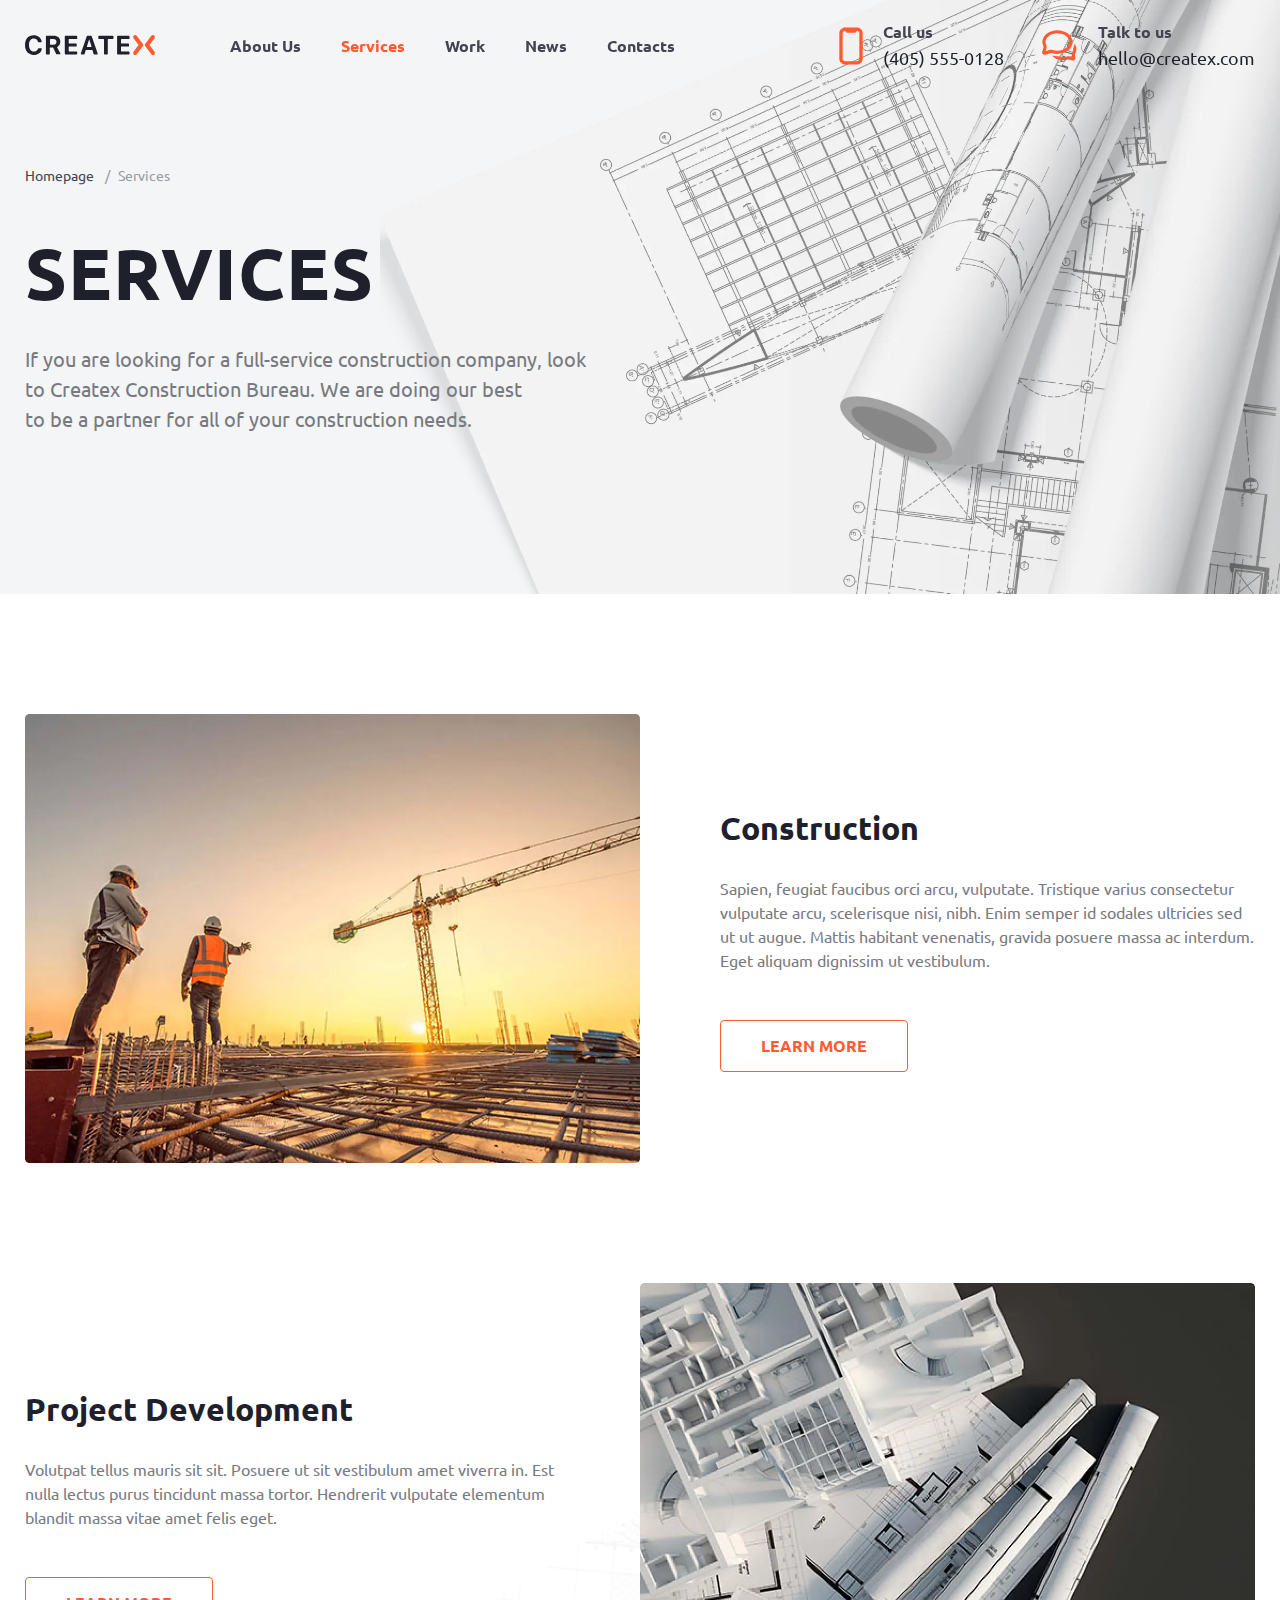
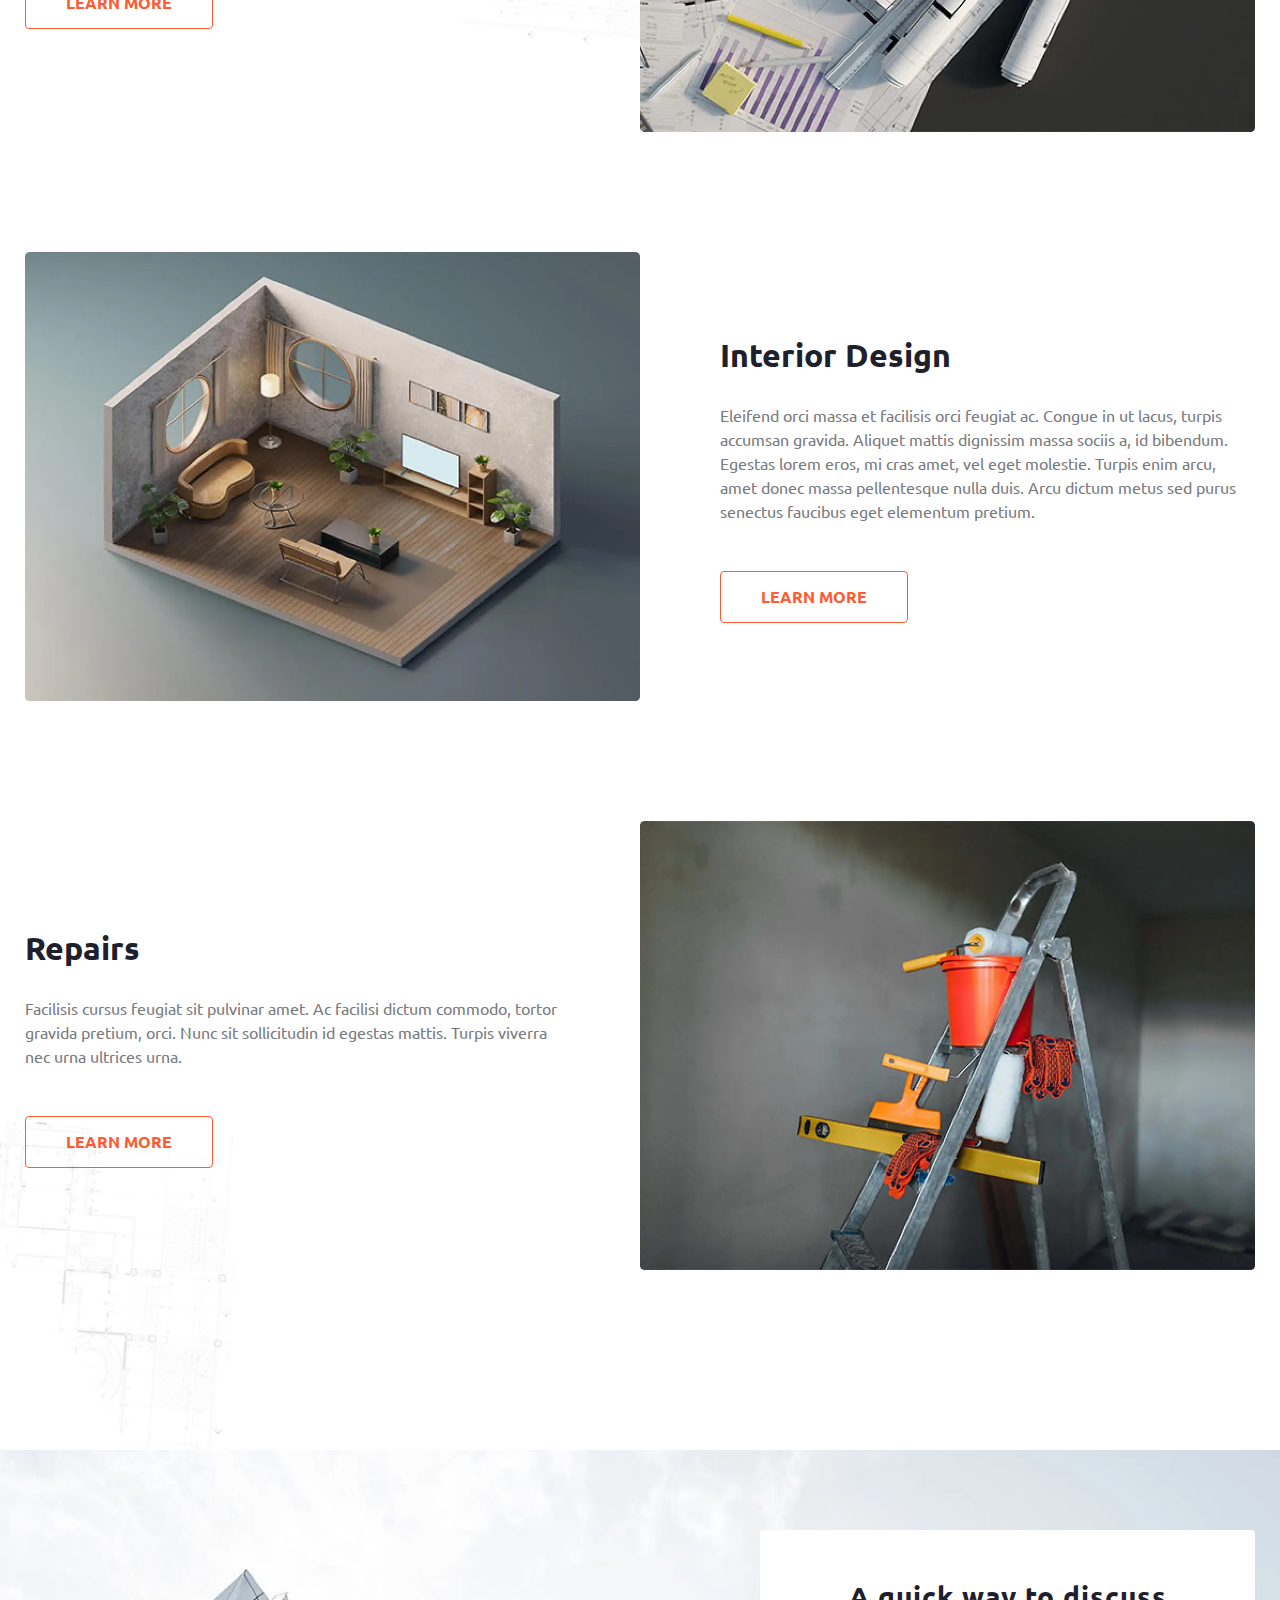
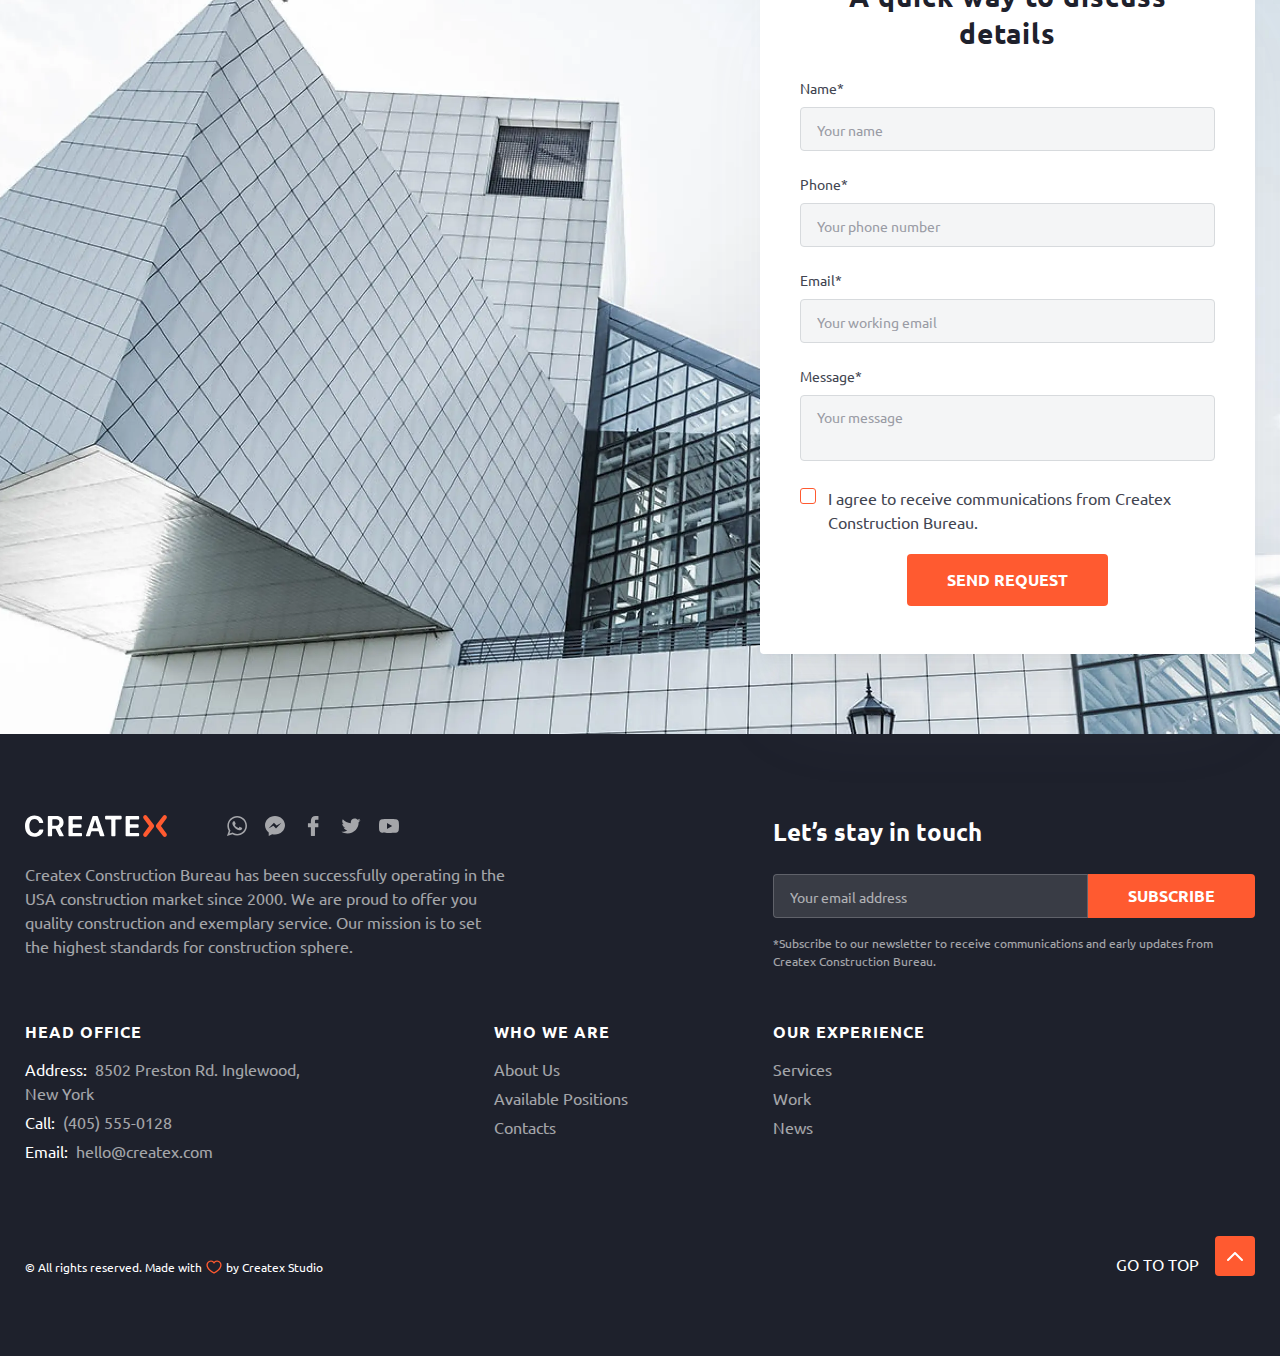
<file: services.html>
<!doctype html>
<html lang="en">

<head>
	<title>Services</title>
	<meta charset="UTF-8">
	<meta name="format-detection" content="telephone=no">
	<!-- <style>body{opacity: 0;}</style> -->
	<link rel="stylesheet" href="css/style.min.css?_v=20250408164713">
	<link rel="icon" href="favicon.ico" type="image/x-icon">
	<!-- <meta name="robots" content="noindex, nofollow"> -->
	<meta name="viewport" content="width=device-width, initial-scale=1.0">
</head>

<body>
	<div class="wrapper">
		<header class="header header--transparent" data-lp>
			<div class="header__container">
				<a class="header__logo logo" href="#">
					<img src="img/logo.svg" alt="Logo">
				</a>
				<div class="header__menu menu">
					<nav class="menu__body">
						<ul class="menu__list">
							<li class="menu__item"><a href="#" class="menu__link ">About Us</a></li>
							<li class="menu__item"><a href="#" class="menu__link menu__link--active">Services</a></li>
							<li class="menu__item"><a href="#" class="menu__link ">Work</a></li>
							<li class="menu__item"><a href="#" class="menu__link ">News</a></li>
							<li class="menu__item"><a href="#" class="menu__link ">Contacts</a></li>
						</ul>
					</nav>
				</div>
				<div class="header__contacts contacts-header">
					<a class="contacts-header__link contacts-header__link--phone" href="tel:4055550128">
						<svg>
							<use xlink:href="img/icons/icons.svg#phone"></use>
						</svg>
						<div class="contacts-header__contact">
							<span class="contacts-header__caption">Call us</span>
							<span class="contacts-header__value">(405) 555-0128</span>
						</div>
					</a>
					<a class="contacts-header__link contacts-header__link--chat" href="mailto:hello@createx.com">
						<svg>
							<use xlink:href="img/icons/icons.svg#chat"></use>
						</svg>
						<div class="contacts-header__contact">
							<span class="contacts-header__caption">Talk to us</span>
							<span class="contacts-header__value">hello@createx.com</span>
						</div>
					</a>
				</div>
				<button class="header__burger burger-button" data-burger-button aria-label="Open menu" type="button"><span></span></button>
			</div>
		</header>
		<main class="page-services">
			<section class="page-services__services-hero services-hero" data-hero>
				<div class="services-hero__content content-hero content-hero--size">
					<div class="content-hero__container">
						<div class="content-hero__info">
							<nav class="breadcrumbs">
								<ul class="breadcrumbs__list">
									<li class="breadcrumbs__item">
										<a class="breadcrumbs__link" href="#">Homepage</a>
									</li>
									<li class="breadcrumbs__item">
										<span class="breadcrumbs__current-page">Services</span>
									</li>
								</ul>
							</nav>
							<div class="content-hero__content-block content-block content-block--hero">
								<h1 class="content-block__title">SERVICES</h1>
								<div class="content-block__text">
									<p>
										If you are looking for a full-service construction company, look to Createx Construction Bureau.
										We are
										doing our best to be a partner for all of your construction needs.
									</p>
								</div>
							</div>
						</div>
					</div>
					<div class="content-hero__image">
						<img src="img/services/hero/bg.webp" aria-hidden="true" loading="lazy" alt="">
					</div>
				</div>
			</section>
			<div class="page-services__our-services our-services">
				<div class="our-services__container">
					<ul class="our-services__list">
						<li class="our-services__item">
							<div class="our-services__image">
								<img src="img/services/our-services/01.webp" loading="lazy" alt="Image">
							</div>
							<div class="our-services__body">
								<h3 class="our-services__title">Construction</h3>
								<div class="our-services__text">
									<p>
										Sapien, feugiat faucibus orci arcu, vulputate. Tristique varius consectetur vulputate arcu,
										scelerisque nisi, nibh. Enim semper id sodales ultricies sed ut ut augue. Mattis habitant venenatis,
										gravida posuere massa ac interdum. Eget aliquam dignissim ut vestibulum.
									</p>
								</div>
								<a class="our-services__button button button--transparent-primary" href="#">Learn more</a>
							</div>
						</li>
						<li class="our-services__item">
							<div class="our-services__image">
								<img src="img/services/our-services/02.webp" loading="lazy" alt="Image">
							</div>
							<div class="our-services__body">
								<h3 class="our-services__title">Project Development</h3>
								<div class="our-services__text">
									<p>
										Volutpat tellus mauris sit sit. Posuere ut sit vestibulum amet viverra in. Est nulla lectus purus
										tincidunt massa tortor. Hendrerit vulputate elementum blandit massa vitae amet felis eget.
									</p>
								</div>
								<a class="our-services__button button button--transparent-primary" href="#">Learn more</a>
							</div>
						</li>
						<li class="our-services__item">
							<div class="our-services__image">
								<img src="img/services/our-services/03.webp" loading="lazy" alt="Image">
							</div>
							<div class="our-services__body">
								<h3 class="our-services__title">Interior Design</h3>
								<div class="our-services__text">
									<p>
										Eleifend orci massa et facilisis orci feugiat ac. Congue in ut lacus, turpis accumsan gravida.
										Aliquet mattis dignissim massa sociis a, id bibendum. Egestas lorem eros, mi cras amet, vel eget
										molestie. Turpis enim arcu, amet donec massa pellentesque nulla duis. Arcu dictum metus sed purus
										senectus faucibus eget elementum pretium.
									</p>
								</div>
								<a class="our-services__button button button--transparent-primary" href="#">Learn more</a>
							</div>
						</li>
						<li class="our-services__item">
							<div class="our-services__image">
								<img src="img/services/our-services/04.webp" loading="lazy" alt="Image">
							</div>
							<div class="our-services__body">
								<h3 class="our-services__title">Repairs</h3>
								<div class="our-services__text">
									<p>
										Facilisis cursus feugiat sit pulvinar amet. Ac facilisi dictum commodo, tortor gravida pretium,
										orci. Nunc sit sollicitudin id egestas mattis. Turpis viverra nec urna ultrices urna.
									</p>
								</div>
								<a class="our-services__button button button--transparent-primary" href="#">Learn more</a>
							</div>
						</li>
					</ul>
				</div>
			</div>
			<section class="page-services__contacts contacts">
				<div class="contacts__container">
					<div class="contacts__content">
						<div class="contacts__content-block content-block content-block--medium">
							<h2 class="content-block__title">A quick way to discuss details</h2>
						</div>
						<form class="contacts__form form" data-form data-dev action="#">
							<div class="form__field">
								<label class="form__label" for="c-name">Name*</label>
								<input class="form__input" id="c-name" name="form[c-name]" data-required data-validate type="text" placeholder="Your name">
							</div>
							<div class="form__field">
								<label class="form__label" for="c-phone">Phone*</label>
								<input class="form__input" id="c-phone" name="form[c-phone]" data-required data-validate type="tel" placeholder="Your phone number">
							</div>
							<div class="form__field">
								<label class="form__label" for="c-email">Email*</label>
								<input class="form__input" id="c-email" name="form[c-email]" data-required="email" data-validate type="text" placeholder="Your working email">
							</div>
							<div class="form__field">
								<label class="form__label" for="c-message">Message*</label>
								<textarea class="form__textarea" name="form[c-message]" placeholder="Your message" data-required data-validate id="c-message"></textarea>
							</div>
							<div class="form__field checkbox">
								<input class="checkbox__input" type="checkbox" name="form[c-agree]" id="c-agree" data-required>
								<label class="checkbox__label" for="c-agree"></label>
								<div class="checkbox__text">
									<p>
										I agree to receive communications from Createx Construction Bureau.
									</p>
								</div>
							</div>
							<div class="form__field">
								<button class="form__button button" type="submit">send request</button>
							</div>
						</form>
					</div>
				</div>
				<img class="contacts__image" src="img/details/bg.webp" loading="lazy" aria-hidden="true" alt="">
			</section>
		</main>
		<footer class="footer">
			<div class="footer__container">
				<div class="footer__body body-footer">
					<div class="body-footer__column body-footer__column--first">
						<div class="body-footer__content">
							<a class="body-footer__logo logo" href="#">
								<img src="img/logo-footer.svg" alt="Logo">
							</a>
							<div class="body-footer__socials socials">
								<ul class="socials__list">
									<li class="socials__item">
										<a class="socials__link" href="#">
											<svg>
												<use xlink:href="img/icons/icons.svg#social-whatsapp"></use>
											</svg>
										</a>
									</li>
									<li class="socials__item">
										<a class="socials__link" href="#">
											<svg>
												<use xlink:href="img/icons/icons.svg#social-messanger"></use>
											</svg>
										</a>
									</li>
									<li class="socials__item">
										<a class="socials__link" href="#">
											<svg>
												<use xlink:href="img/icons/icons.svg#social-facebook"></use>
											</svg>
										</a>
									</li>
									<li class="socials__item">
										<a class="socials__link" href="#">
											<svg>
												<use xlink:href="img/icons/icons.svg#social-twitter"></use>
											</svg>
										</a>
									</li>
									<li class="socials__item">
										<a class="socials__link" href="#">
											<svg>
												<use xlink:href="img/icons/icons.svg#social-youtube"></use>
											</svg>
										</a>
									</li>
								</ul>
							</div>
							<div class="body-footer__text">
								<p>
									Createx Construction Bureau has been successfully operating in the USA construction market since 2000. We
									are proud to offer you quality construction and exemplary service. Our mission is to set the highest
									standards for construction sphere.
								</p>
							</div>
						</div>
						<div class="body-footer__contacts contacts-footer">
							<h6 class="contacts-footer__title">HEAD OFFICE</h6>
							<address class="contacts-footer__address">
								<ul class="contacts-footer__list">
									<li class="contacts-footer__item">
										<span class="contacts-footer__name">Address:</span>
										<span class="contacts-footer__value">8502 Preston Rd. Inglewood, New York</span>
									</li>
									<li class="contacts-footer__item">
										<span class="contacts-footer__name">Call:</span>
										<a class="contacts-footer__link" href="tel:4055550128">(405) 555-0128</a>
									</li>
									<li class="contacts-footer__item">
										<span class="contacts-footer__name">Email:</span>
										<a class="contacts-footer__link" href="mailto:hello@createx.com">hello@createx.com</a>
									</li>
								</ul>
							</address>
						</div>
						<nav class="body-footer__navigation navigation-footer navigation-footer--end">
							<h6 class="navigation-footer__title">WHO WE ARE</h6>
							<ul class="navigation-footer__list">
								<li class="navigation-footer__item">
									<a class="navigation-footer__link" href="#">About Us</a>
								</li>
								<li class="navigation-footer__item">
									<a class="navigation-footer__link" href="#">Available Positions</a>
								</li>
								<li class="navigation-footer__item">
									<a class="navigation-footer__link" href="#">Contacts</a>
								</li>
							</ul>
						</nav>
					</div>
					<div class="body-footer__column body-footer__column--second">
						<div class="body-footer__subscribe subscribe-footer">
							<h5 class="subscribe-footer__title">Let’s stay in touch</h5>
							<form class="subscribe-footer__form form-subscribe form" data-dev data-form action="#" method="post">
								<input class="form__input form__input--subscribe" type="text" name="form[email]" data-required="email" data-validate placeholder="Your email address">
								<button class="form__button button button--subscribe" type="submit">subscribe</button>
							</form>
							<div class="subscribe-footer__text">
								<p>
									*Subscribe to our newsletter to receive communications and early updates from Createx Construction Bureau.
								</p>
							</div>
						</div>
						<nav data-da=".body-footer__column--first,991.98" class="body-footer__navigation navigation-footer">
							<h6 class="navigation-footer__title">OUR EXPERIENCE</h6>
							<ul class="navigation-footer__list">
								<li class="navigation-footer__item">
									<a class="navigation-footer__link" href="#">Services</a>
								</li>
								<li class="navigation-footer__item">
									<a class="navigation-footer__link" href="#">Work</a>
								</li>
								<li class="navigation-footer__item">
									<a class="navigation-footer__link" href="#">News</a>
								</li>
							</ul>
						</nav>
					</div>
				</div>
				<div class="footer__bootom">
					<div class="footer__copy">
						<span>© All rights reserved. Made with</span>
						<svg>
							<use xlink:href="img/icons/icons.svg#heart"></use>
						</svg>
						<span>by Createx Studio</span>
					</div>
					<div class="footer__to-top to-top">
						<span class="to-top__text">GO TO TOP</span>
						<button data-goto="[data-hero]" data-goto-header class="to-top__button" aria-label="To Top">
							<svg>
								<use xlink:href="img/icons/icons.svg#to-top"></use>
							</svg>
						</button>
					</div>
				</div>
			</div>
		</footer>
	</div>
	<script src="js/app.min.js?_v=20250408164713"></script>

</body>

</html>
</file>
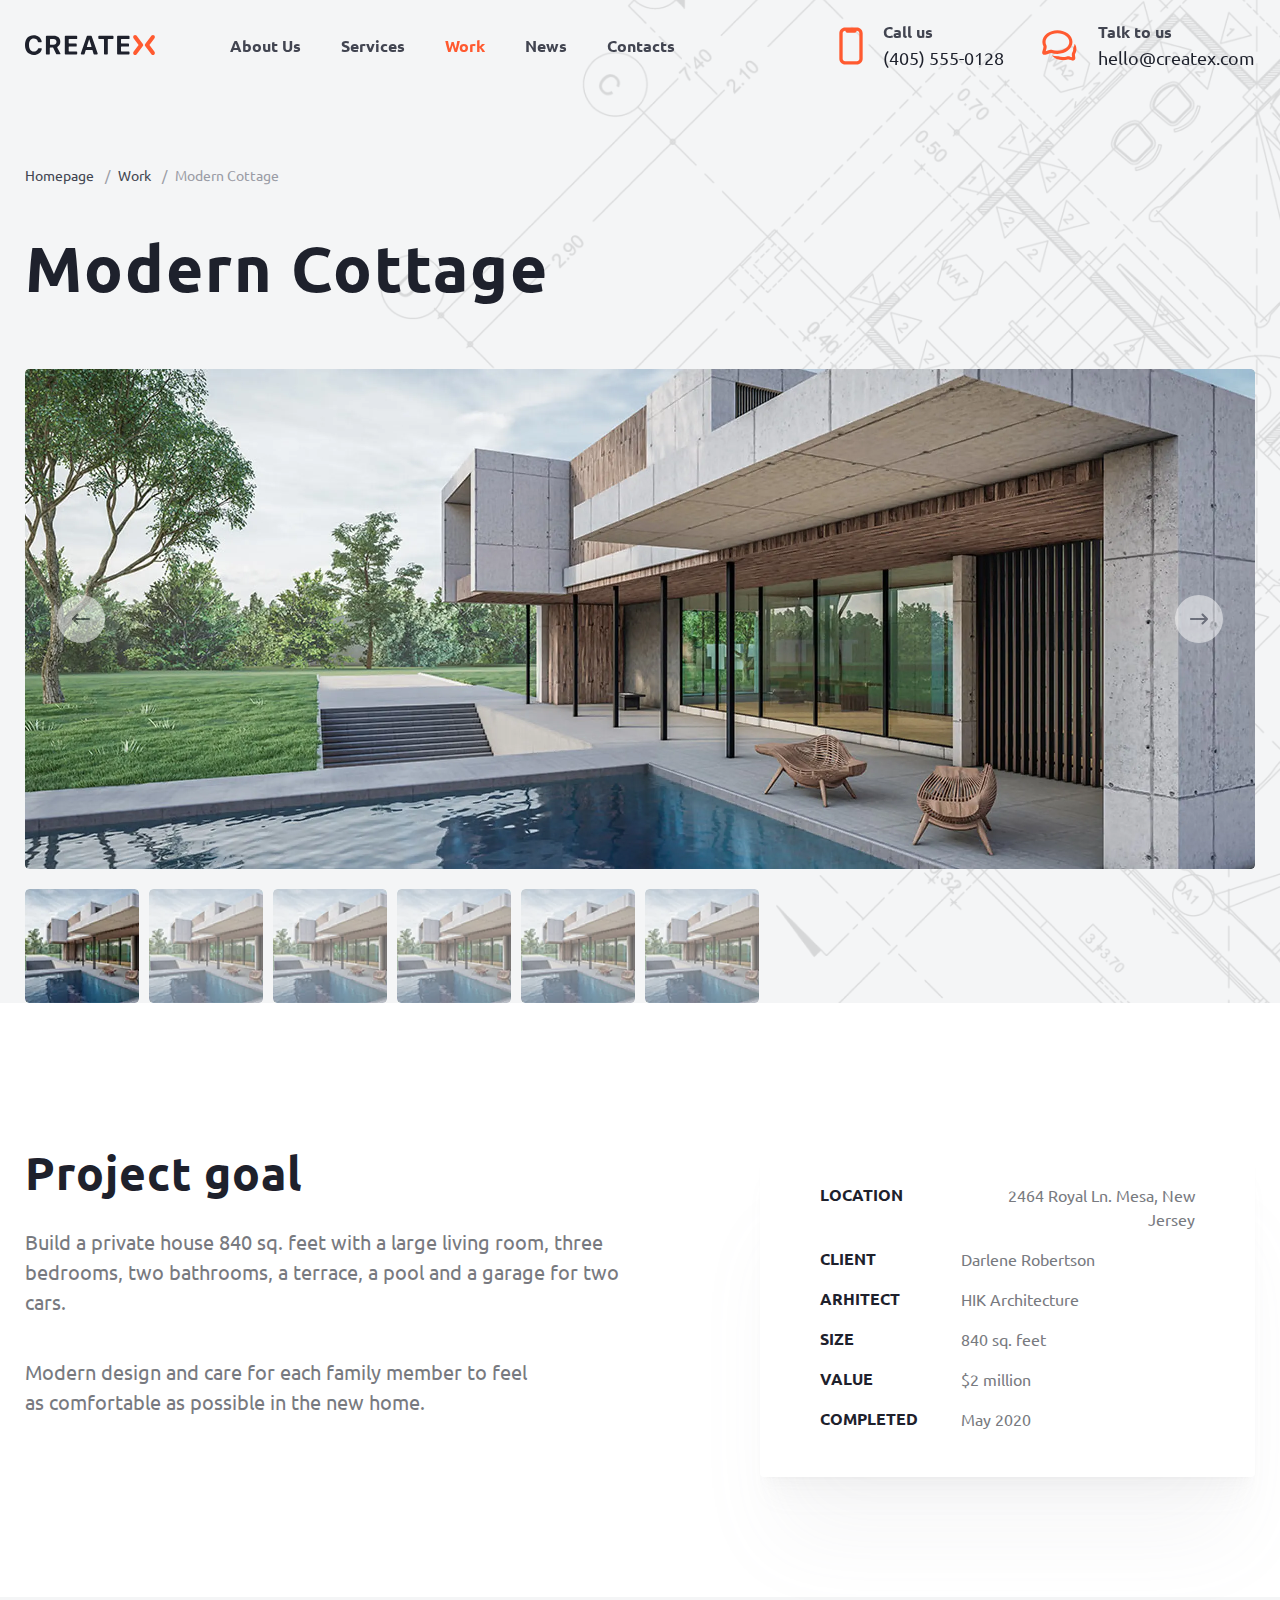
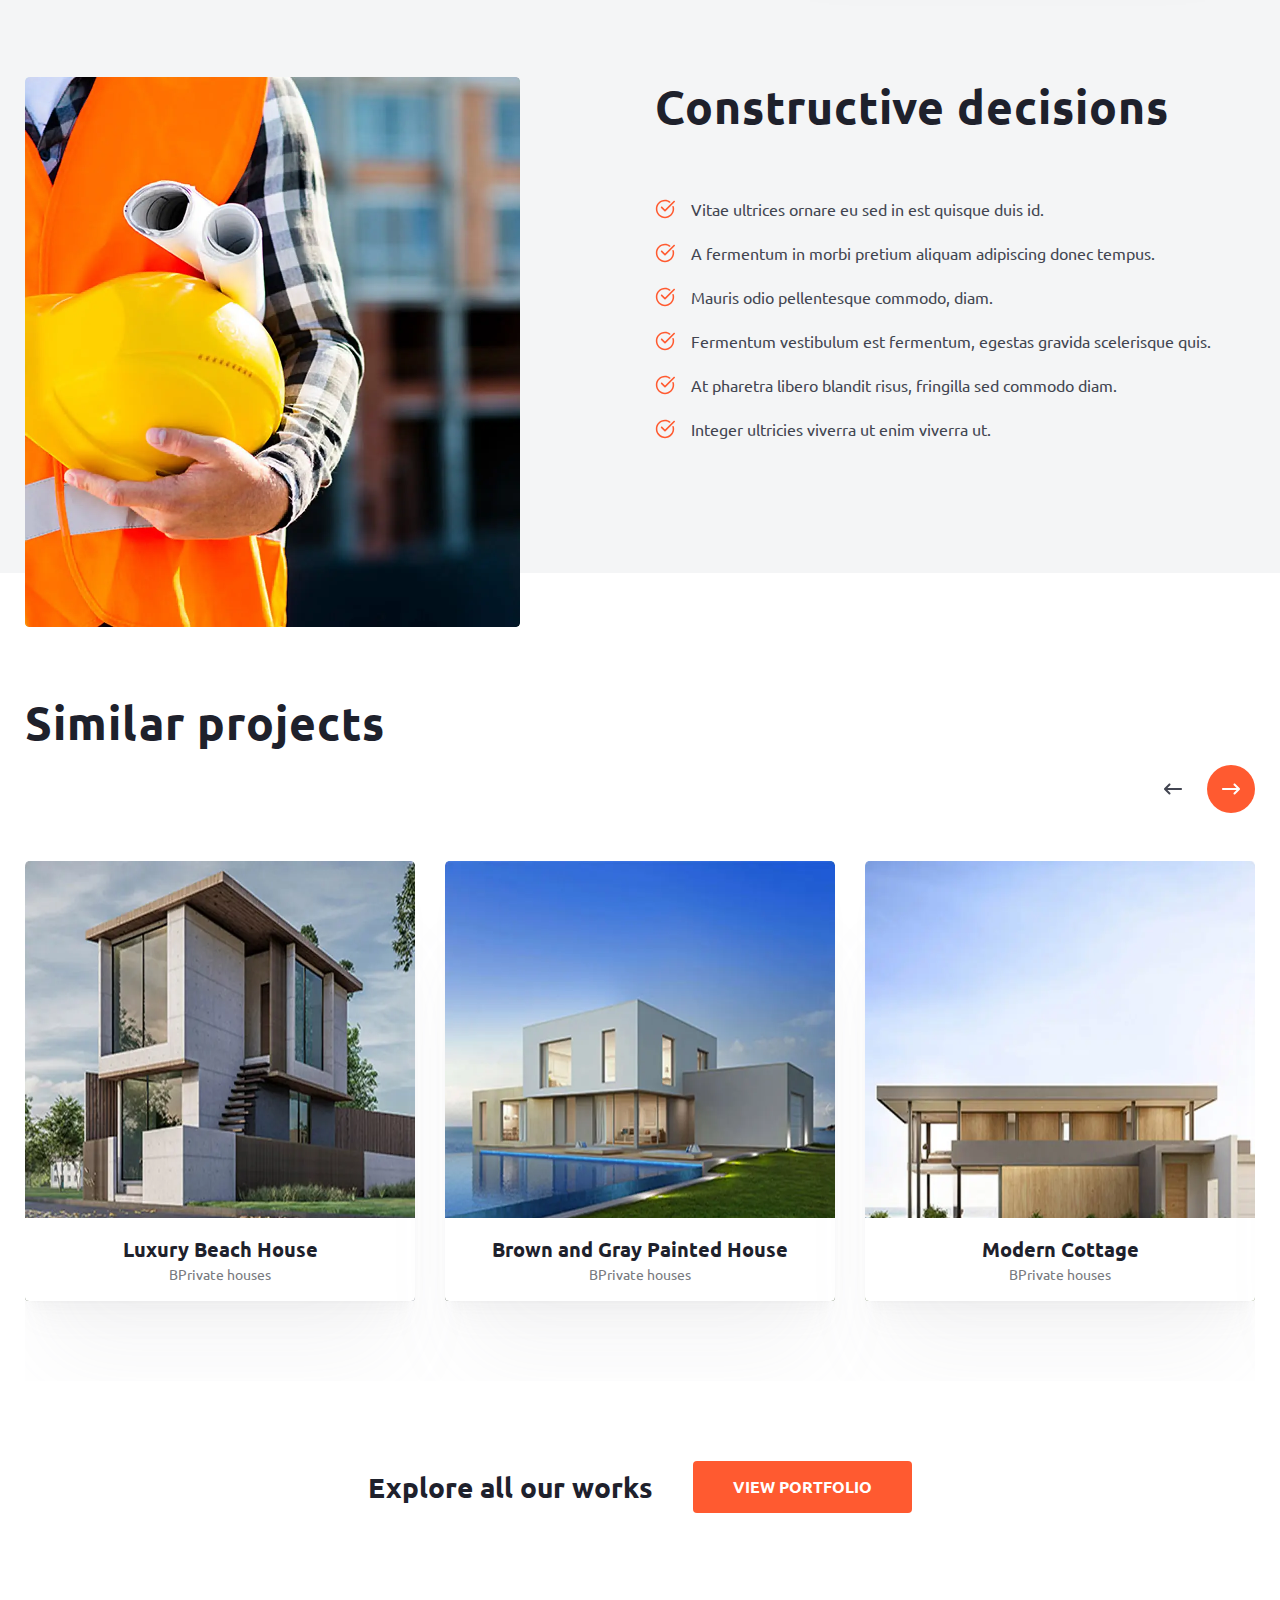
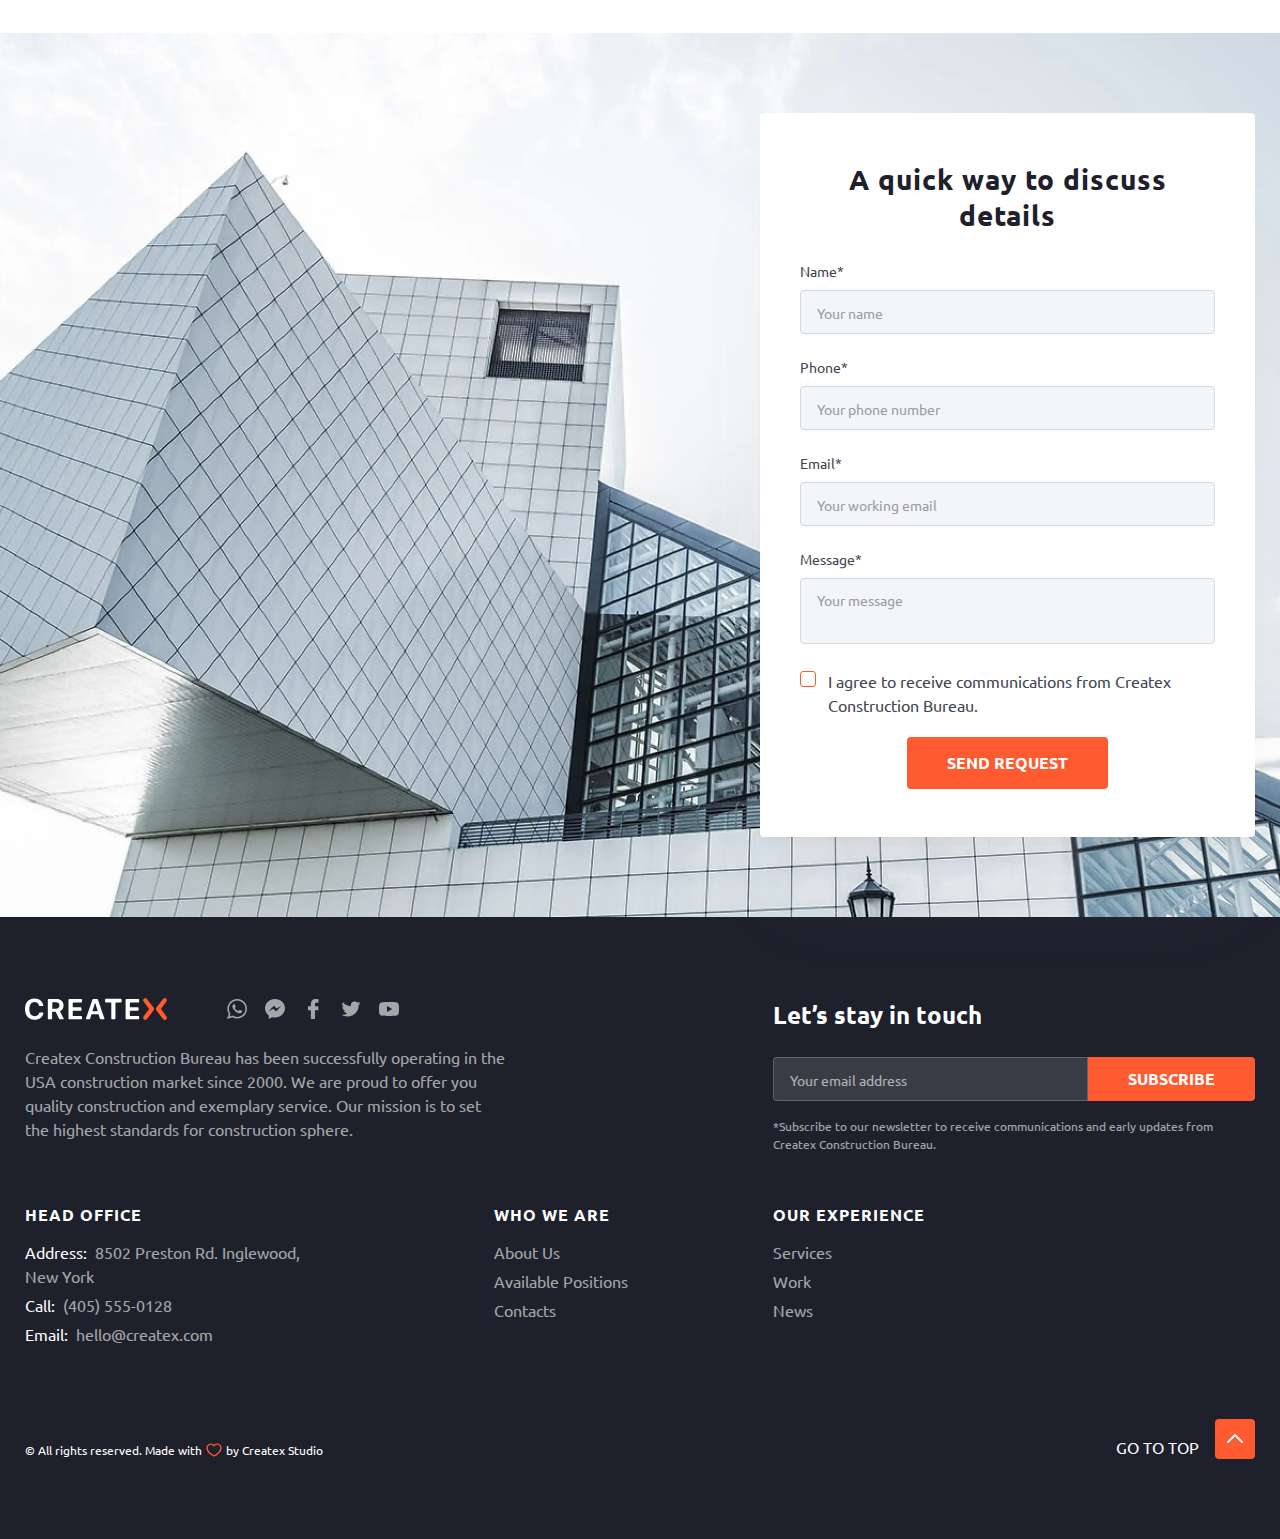
<file: work.html>
<!doctype html>
<html lang="en">

<head>
	<title>Project</title>
	<meta charset="UTF-8">
	<meta name="format-detection" content="telephone=no">
	<!-- <style>body{opacity: 0;}</style> -->
	<link rel="stylesheet" href="css/style.min.css?_v=20250408164713">
	<link rel="icon" href="favicon.ico" type="image/x-icon">
	<!-- <meta name="robots" content="noindex, nofollow"> -->
	<meta name="viewport" content="width=device-width, initial-scale=1.0">
</head>

<body>
	<div class="wrapper">
		<header class="header header--transparent" data-lp>
			<div class="header__container">
				<a class="header__logo logo" href="#">
					<img src="img/logo.svg" alt="Logo">
				</a>
				<div class="header__menu menu">
					<nav class="menu__body">
						<ul class="menu__list">
							<li class="menu__item"><a href="#" class="menu__link ">About Us</a></li>
							<li class="menu__item"><a href="#" class="menu__link ">Services</a></li>
							<li class="menu__item"><a href="#" class="menu__link menu__link--active">Work</a></li>
							<li class="menu__item"><a href="#" class="menu__link ">News</a></li>
							<li class="menu__item"><a href="#" class="menu__link ">Contacts</a></li>
						</ul>
					</nav>
				</div>
				<div class="header__contacts contacts-header">
					<a class="contacts-header__link contacts-header__link--phone" href="tel:4055550128">
						<svg>
							<use xlink:href="img/icons/icons.svg#phone"></use>
						</svg>
						<div class="contacts-header__contact">
							<span class="contacts-header__caption">Call us</span>
							<span class="contacts-header__value">(405) 555-0128</span>
						</div>
					</a>
					<a class="contacts-header__link contacts-header__link--chat" href="mailto:hello@createx.com">
						<svg>
							<use xlink:href="img/icons/icons.svg#chat"></use>
						</svg>
						<div class="contacts-header__contact">
							<span class="contacts-header__caption">Talk to us</span>
							<span class="contacts-header__value">hello@createx.com</span>
						</div>
					</a>
				</div>
				<button class="header__burger burger-button" data-burger-button aria-label="Open menu" type="button"><span></span></button>
			</div>
		</header>
		<main class="page-works">
			<section class="page-work__work-hero work-hero" data-hero>
				<div class="work-hero__content content-hero">
					<div class="content-hero__container">
						<div class="content-hero__info">
							<nav class="breadcrumbs">
								<ul class="breadcrumbs__list">
									<li class="breadcrumbs__item">
										<a class="breadcrumbs__link" href="#">Homepage</a>
									</li>
									<li class="breadcrumbs__item">
										<a class="breadcrumbs__link" href="#">Work</a>
									</li>
									<li class="breadcrumbs__item">
										<span class="breadcrumbs__current-page">Modern Cottage</span>
									</li>
								</ul>
							</nav>
							<div class="content-hero__content-block content-block content-block--single-work content-block--hero">
								<h1 class="content-block__title">Modern Cottage</h1>
							</div>
							<div class="work-hero__body" data-work-slider>
								<div class="work-hero__slider slider-work slider-work--main swiper" data-work-slider-main>
									<div class="slider-work__wrapper swiper-wrapper">
										<div class="slider-work__slide swiper-slide">
											<img src="img/work/hero/slider/work01.webp" loading="lazy" alt="Image">
										</div>
										<div class="slider-work__slide swiper-slide">
											<img src="img/work/hero/slider/work01.webp" loading="lazy" alt="Image">
										</div>
										<div class="slider-work__slide swiper-slide">
											<img src="img/work/hero/slider/work01.webp" loading="lazy" alt="Image">
										</div>
										<div class="slider-work__slide swiper-slide">
											<img src="img/work/hero/slider/work01.webp" loading="lazy" alt="Image">
										</div>
										<div class="slider-work__slide swiper-slide">
											<img src="img/work/hero/slider/work01.webp" loading="lazy" alt="Image">
										</div>
										<div class="slider-work__slide swiper-slide">
											<img src="img/work/hero/slider/work01.webp" loading="lazy" alt="Image">
										</div>
									</div>
									<div class="slider-work__prev slider-button slider-button--hero slider-button--prev" data-slider-navigation-prev>
										<svg>
											<use xlink:href="img/icons/icons.svg#arrow"></use>
										</svg>
									</div>
									<div class="slider-work__next slider-button slider-button--hero slider-button--next" data-slider-navigation-next>
										<svg>
											<use xlink:href="img/icons/icons.svg#arrow"></use>
										</svg>
									</div>
								</div>
								<div class="work-hero__slider slider-work slider-work--nav swiper" data-work-slider-nav>
									<div class="slider-work__wrapper swiper-wrapper">
										<div class="slider-work__slide swiper-slide">
											<img src="img/work/hero/slider/work01-small.webp" loading="lazy" alt="Image">
										</div>
										<div class="slider-work__slide swiper-slide">
											<img src="img/work/hero/slider/work01-small.webp" loading="lazy" alt="Image">
										</div>
										<div class="slider-work__slide swiper-slide">
											<img src="img/work/hero/slider/work01-small.webp" loading="lazy" alt="Image">
										</div>
										<div class="slider-work__slide swiper-slide">
											<img src="img/work/hero/slider/work01-small.webp" loading="lazy" alt="Image">
										</div>
										<div class="slider-work__slide swiper-slide">
											<img src="img/work/hero/slider/work01-small.webp" loading="lazy" alt="Image">
										</div>
										<div class="slider-work__slide swiper-slide">
											<img src="img/work/hero/slider/work01-small.webp" loading="lazy" alt="Image">
										</div>
									</div>
								</div>
							</div>
						</div>
					</div>
					<div class="content-hero__image">
						<img src="img/work/hero/bg.webp" aria-hidden="true" loading="lazy" alt="">
					</div>
				</div>
			</section>
			<section class="page-work__project-goal project-goal">
				<div class="project-goal__container">
					<div class="project-goal__content-block content-block content-block--medium">
						<h2 class="content-block__title">Project goal</h2>
						<div class="content-block__text">
							<p>
								Build a private house 840 sq. feet with a large living room, three bedrooms, two bathrooms, a terrace,
								a pool and a garage for two cars.
							</p>
							<p>
								Modern design and care for each family member to feel as comfortable as possible in the new home.
							</p>
						</div>
					</div>
					<div class="project-goal__info info-project">
						<ul class="info-project__list">
							<li class="info-project__item">
								<div class="info-project__category">Location</div>
								<div class="info-project__value">2464 Royal Ln. Mesa, New Jersey</div>
							</li>
							<li class="info-project__item">
								<div class="info-project__category">Client</div>
								<div class="info-project__value">Darlene Robertson</div>
							</li>
							<li class="info-project__item">
								<div class="info-project__category">Arhitect</div>
								<div class="info-project__value">HIK Architecture</div>
							</li>
							<li class="info-project__item">
								<div class="info-project__category">Size</div>
								<div class="info-project__value">840 sq. feet</div>
							</li>
							<li class="info-project__item">
								<div class="info-project__category">Value</div>
								<div class="info-project__value">$2 million</div>
							</li>
							<li class="info-project__item">
								<div class="info-project__category">Completed</div>
								<div class="info-project__value">May 2020</div>
							</li>
						</ul>
					</div>
				</div>
			</section>
			<section class="page-work__decisions decisions">
				<div class="decisions__container">
					<div class="decisions__body">
						<div class="decisions__image">
							<img src="img/work/decisions/01.webp" loading="lazy" alt="Image">
						</div>
						<div class="decisions__content">
							<div class="decisions__content-block content-block content-block--medium">
								<h2 class="content-block__title">Constructive decisions</h2>
							</div>
							<ul class="decisions__list">
								<li class="decisions__item">
									Vitae ultrices ornare eu sed in est quisque duis id.
								</li>
								<li class="decisions__item">
									A fermentum in morbi pretium aliquam adipiscing donec tempus.
								</li>
								<li class="decisions__item">
									Mauris odio pellentesque commodo, diam.
								</li>
								<li class="decisions__item">
									Fermentum vestibulum est fermentum, egestas gravida scelerisque quis.
								</li>
								<li class="decisions__item">
									At pharetra libero blandit risus, fringilla sed commodo diam.
								</li>
								<li class="decisions__item">
									Integer ultricies viverra ut enim viverra ut.
								</li>
							</ul>
						</div>
					</div>
				</div>
			</section>
			<section class="page-work__similar-projects similar-projects">
				<div class="similar-projects__container">
					<div class="similar-projects__top top-projects">
						<div class="top-projects__content-block content-block content-block--medium">
							<h2 class="content-block__title">
								Similar projects
							</h2>
						</div>
						<div class="top-projects__slider-buttons">
							<div class="top-projects__prev slider-button slider-button--prev" data-slider-navigation-prev>
								<svg>
									<use xlink:href="img/icons/icons.svg#arrow"></use>
								</svg>
							</div>
							<div class="top-projects__next slider-button slider-button--next" data-slider-navigation-next>
								<svg>
									<use xlink:href="img/icons/icons.svg#arrow"></use>
								</svg>
							</div>
						</div>
					</div>
					<div class="similar-projects__items swiper items-projects" data-project-slider="development">
						<div class="items-projects__wrapper swiper-wrapper"></div>
						<div class="items-projects__bullets" data-slider-pagination data-slider-clickable></div>
					</div>
					<div class="selected-projects__bottom bottom-section">
						<h4 class="bottom-section__title">Explore all our works</h4>
						<a class="bottom-section__button button" href="#">View portfolio</a>
					</div>
				</div>
			</section>
			<section class="page-services__contacts contacts">
				<div class="contacts__container">
					<div class="contacts__content">
						<div class="contacts__content-block content-block content-block--medium">
							<h2 class="content-block__title">A quick way to discuss details</h2>
						</div>
						<form class="contacts__form form" data-form data-dev action="#">
							<div class="form__field">
								<label class="form__label" for="c-name">Name*</label>
								<input class="form__input" id="c-name" name="form[c-name]" data-required data-validate type="text" placeholder="Your name">
							</div>
							<div class="form__field">
								<label class="form__label" for="c-phone">Phone*</label>
								<input class="form__input" id="c-phone" name="form[c-phone]" data-required data-validate type="tel" placeholder="Your phone number">
							</div>
							<div class="form__field">
								<label class="form__label" for="c-email">Email*</label>
								<input class="form__input" id="c-email" name="form[c-email]" data-required="email" data-validate type="text" placeholder="Your working email">
							</div>
							<div class="form__field">
								<label class="form__label" for="c-message">Message*</label>
								<textarea class="form__textarea" name="form[c-message]" placeholder="Your message" data-required data-validate id="c-message"></textarea>
							</div>
							<div class="form__field checkbox">
								<input class="checkbox__input" type="checkbox" name="form[c-agree]" id="c-agree" data-required>
								<label class="checkbox__label" for="c-agree"></label>
								<div class="checkbox__text">
									<p>
										I agree to receive communications from Createx Construction Bureau.
									</p>
								</div>
							</div>
							<div class="form__field">
								<button class="form__button button" type="submit">send request</button>
							</div>
						</form>
					</div>
				</div>
				<img class="contacts__image" src="img/details/bg.webp" loading="lazy" aria-hidden="true" alt="">
			</section>
		</main>
		<footer class="footer">
			<div class="footer__container">
				<div class="footer__body body-footer">
					<div class="body-footer__column body-footer__column--first">
						<div class="body-footer__content">
							<a class="body-footer__logo logo" href="#">
								<img src="img/logo-footer.svg" alt="Logo">
							</a>
							<div class="body-footer__socials socials">
								<ul class="socials__list">
									<li class="socials__item">
										<a class="socials__link" href="#">
											<svg>
												<use xlink:href="img/icons/icons.svg#social-whatsapp"></use>
											</svg>
										</a>
									</li>
									<li class="socials__item">
										<a class="socials__link" href="#">
											<svg>
												<use xlink:href="img/icons/icons.svg#social-messanger"></use>
											</svg>
										</a>
									</li>
									<li class="socials__item">
										<a class="socials__link" href="#">
											<svg>
												<use xlink:href="img/icons/icons.svg#social-facebook"></use>
											</svg>
										</a>
									</li>
									<li class="socials__item">
										<a class="socials__link" href="#">
											<svg>
												<use xlink:href="img/icons/icons.svg#social-twitter"></use>
											</svg>
										</a>
									</li>
									<li class="socials__item">
										<a class="socials__link" href="#">
											<svg>
												<use xlink:href="img/icons/icons.svg#social-youtube"></use>
											</svg>
										</a>
									</li>
								</ul>
							</div>
							<div class="body-footer__text">
								<p>
									Createx Construction Bureau has been successfully operating in the USA construction market since 2000. We
									are proud to offer you quality construction and exemplary service. Our mission is to set the highest
									standards for construction sphere.
								</p>
							</div>
						</div>
						<div class="body-footer__contacts contacts-footer">
							<h6 class="contacts-footer__title">HEAD OFFICE</h6>
							<address class="contacts-footer__address">
								<ul class="contacts-footer__list">
									<li class="contacts-footer__item">
										<span class="contacts-footer__name">Address:</span>
										<span class="contacts-footer__value">8502 Preston Rd. Inglewood, New York</span>
									</li>
									<li class="contacts-footer__item">
										<span class="contacts-footer__name">Call:</span>
										<a class="contacts-footer__link" href="tel:4055550128">(405) 555-0128</a>
									</li>
									<li class="contacts-footer__item">
										<span class="contacts-footer__name">Email:</span>
										<a class="contacts-footer__link" href="mailto:hello@createx.com">hello@createx.com</a>
									</li>
								</ul>
							</address>
						</div>
						<nav class="body-footer__navigation navigation-footer navigation-footer--end">
							<h6 class="navigation-footer__title">WHO WE ARE</h6>
							<ul class="navigation-footer__list">
								<li class="navigation-footer__item">
									<a class="navigation-footer__link" href="#">About Us</a>
								</li>
								<li class="navigation-footer__item">
									<a class="navigation-footer__link" href="#">Available Positions</a>
								</li>
								<li class="navigation-footer__item">
									<a class="navigation-footer__link" href="#">Contacts</a>
								</li>
							</ul>
						</nav>
					</div>
					<div class="body-footer__column body-footer__column--second">
						<div class="body-footer__subscribe subscribe-footer">
							<h5 class="subscribe-footer__title">Let’s stay in touch</h5>
							<form class="subscribe-footer__form form-subscribe form" data-dev data-form action="#" method="post">
								<input class="form__input form__input--subscribe" type="text" name="form[email]" data-required="email" data-validate placeholder="Your email address">
								<button class="form__button button button--subscribe" type="submit">subscribe</button>
							</form>
							<div class="subscribe-footer__text">
								<p>
									*Subscribe to our newsletter to receive communications and early updates from Createx Construction Bureau.
								</p>
							</div>
						</div>
						<nav data-da=".body-footer__column--first,991.98" class="body-footer__navigation navigation-footer">
							<h6 class="navigation-footer__title">OUR EXPERIENCE</h6>
							<ul class="navigation-footer__list">
								<li class="navigation-footer__item">
									<a class="navigation-footer__link" href="#">Services</a>
								</li>
								<li class="navigation-footer__item">
									<a class="navigation-footer__link" href="#">Work</a>
								</li>
								<li class="navigation-footer__item">
									<a class="navigation-footer__link" href="#">News</a>
								</li>
							</ul>
						</nav>
					</div>
				</div>
				<div class="footer__bootom">
					<div class="footer__copy">
						<span>© All rights reserved. Made with</span>
						<svg>
							<use xlink:href="img/icons/icons.svg#heart"></use>
						</svg>
						<span>by Createx Studio</span>
					</div>
					<div class="footer__to-top to-top">
						<span class="to-top__text">GO TO TOP</span>
						<button data-goto="[data-hero]" data-goto-header class="to-top__button" aria-label="To Top">
							<svg>
								<use xlink:href="img/icons/icons.svg#to-top"></use>
							</svg>
						</button>
					</div>
				</div>
			</div>
		</footer>
	</div>
	<script src="js/app.min.js?_v=20250408164713"></script>

</body>

</html>
</file>
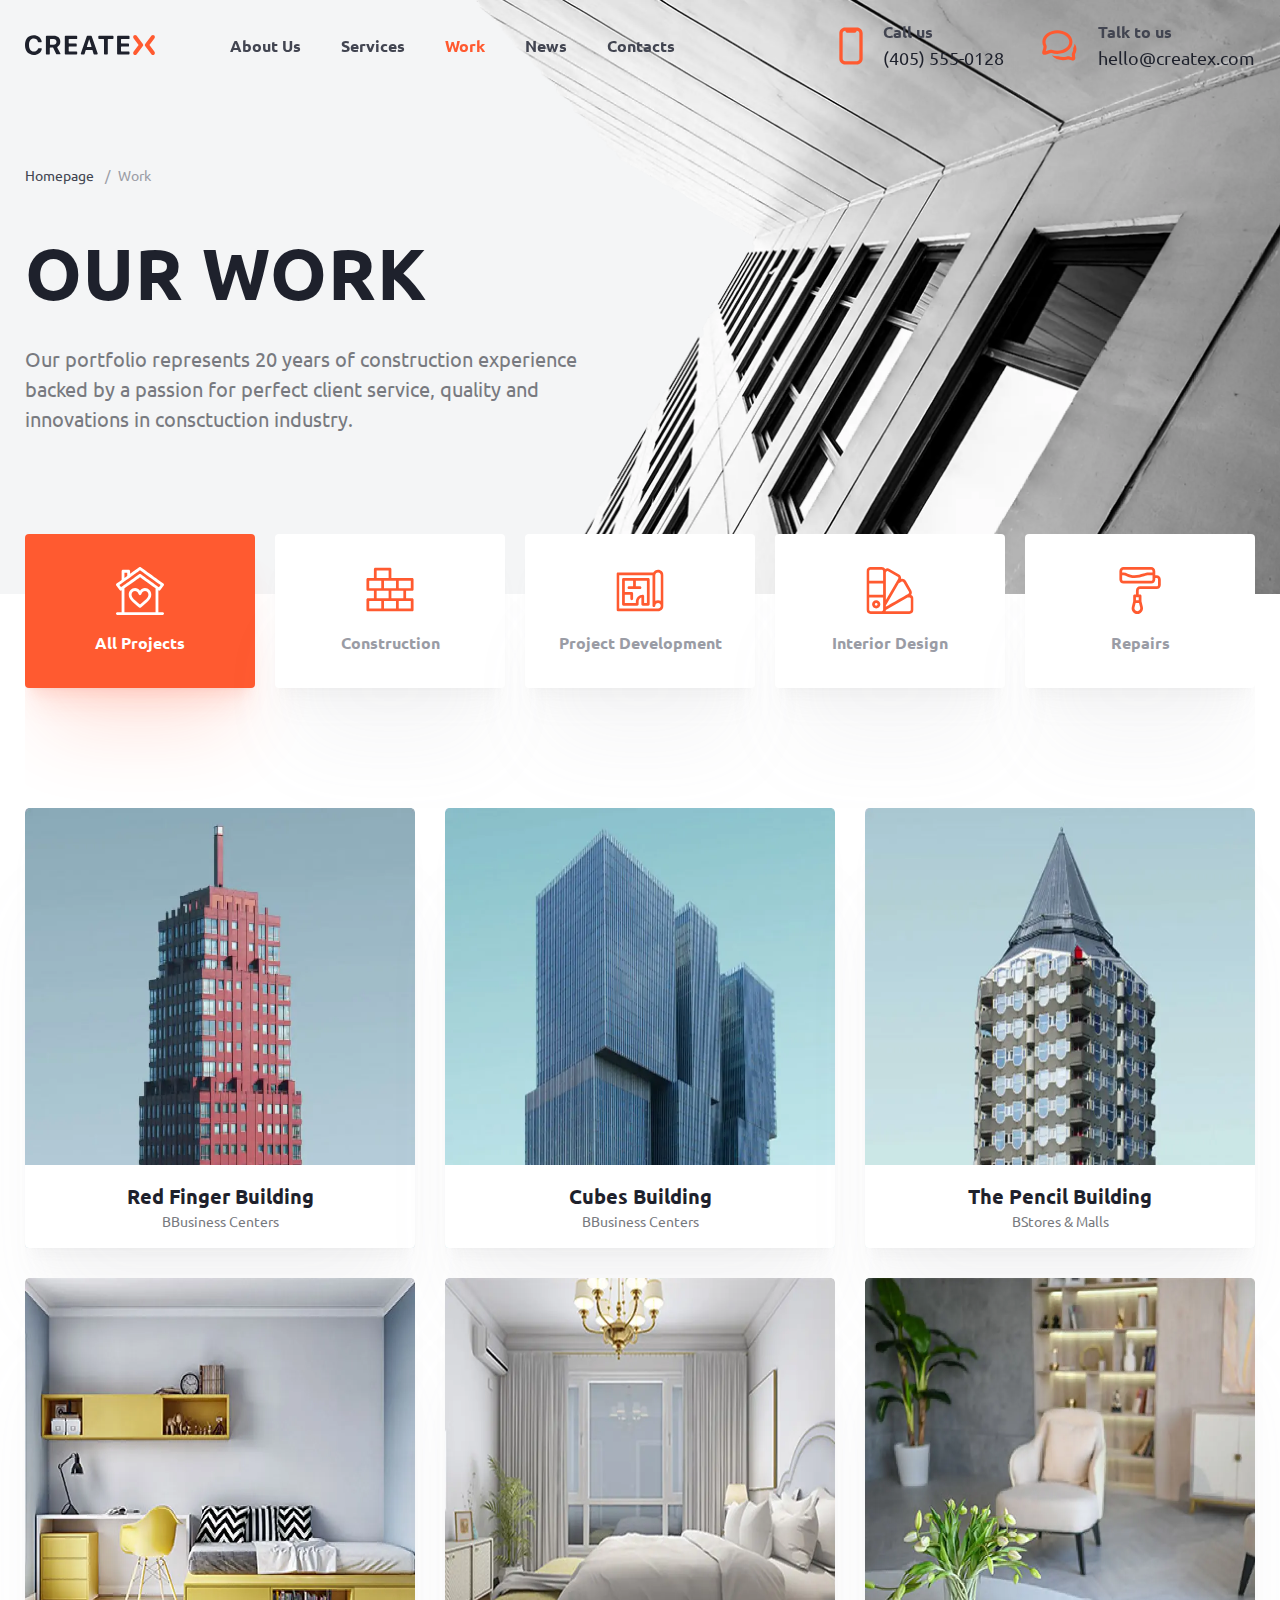
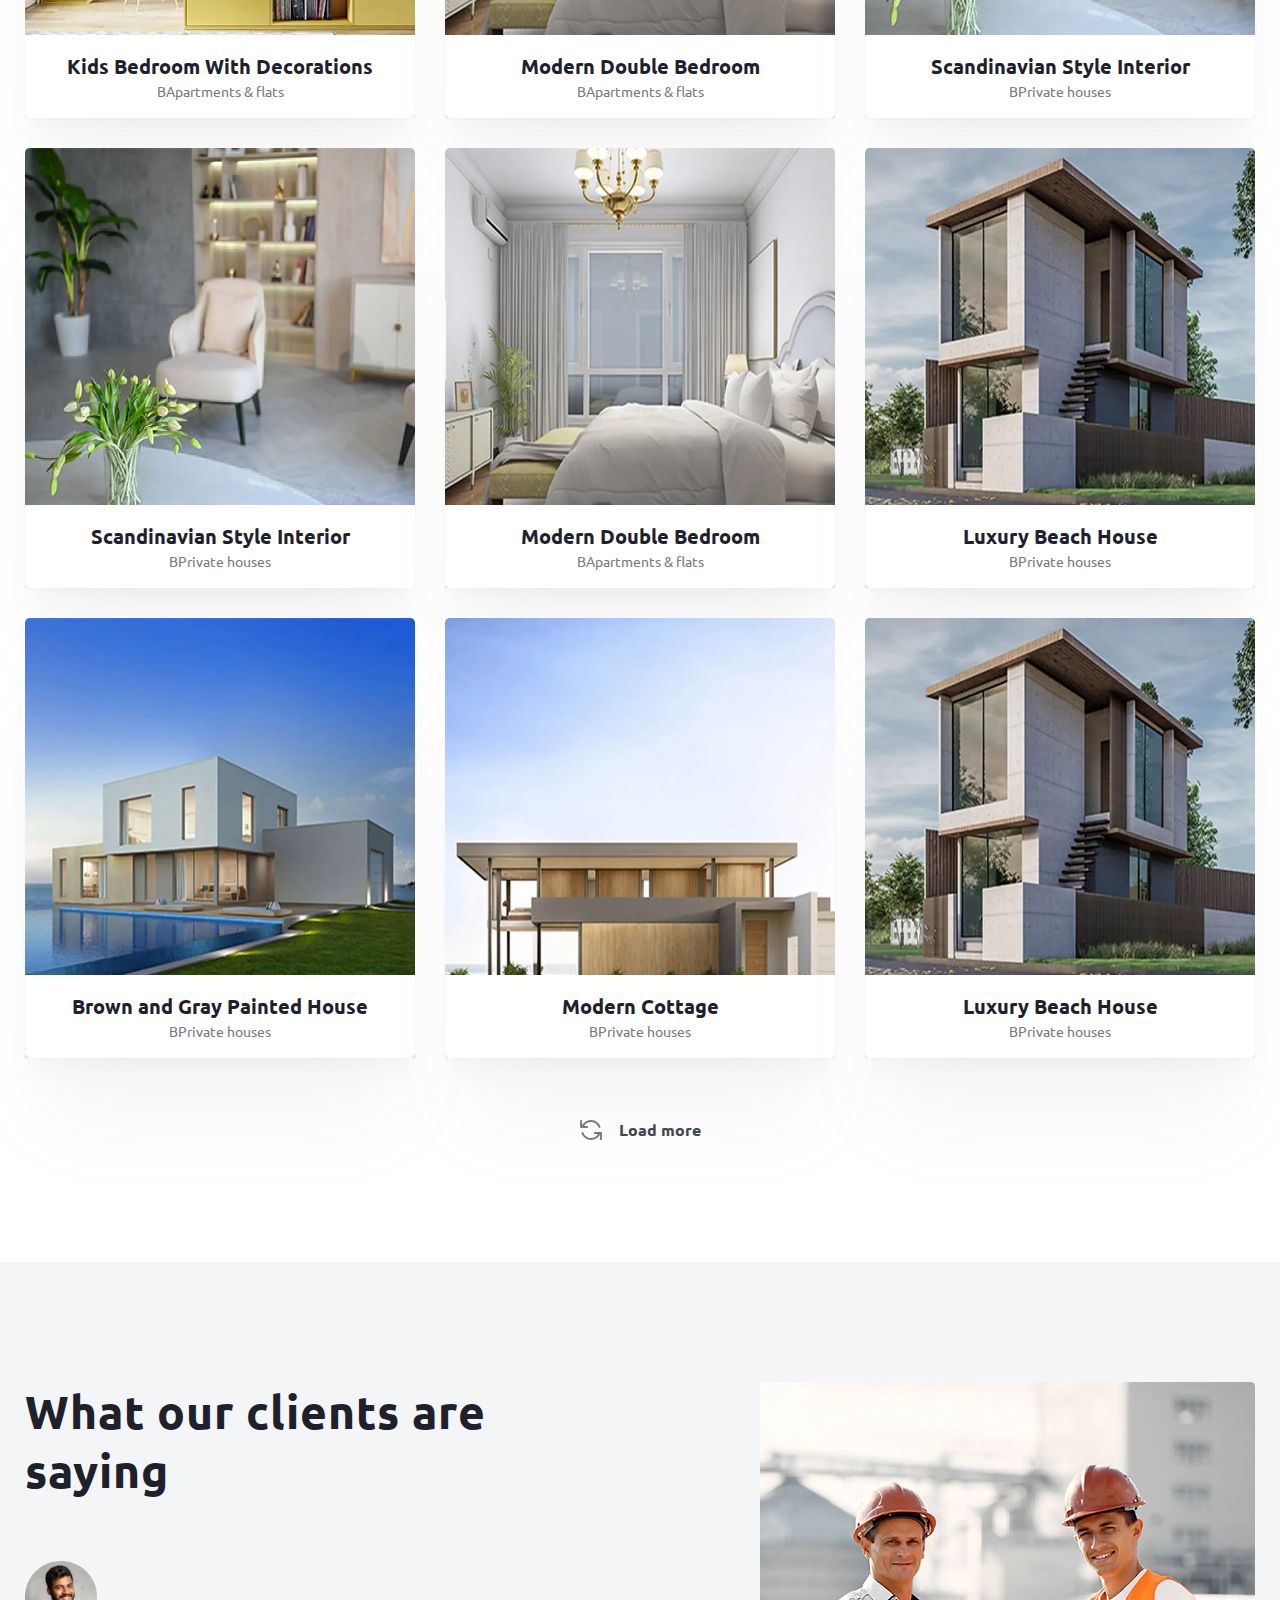
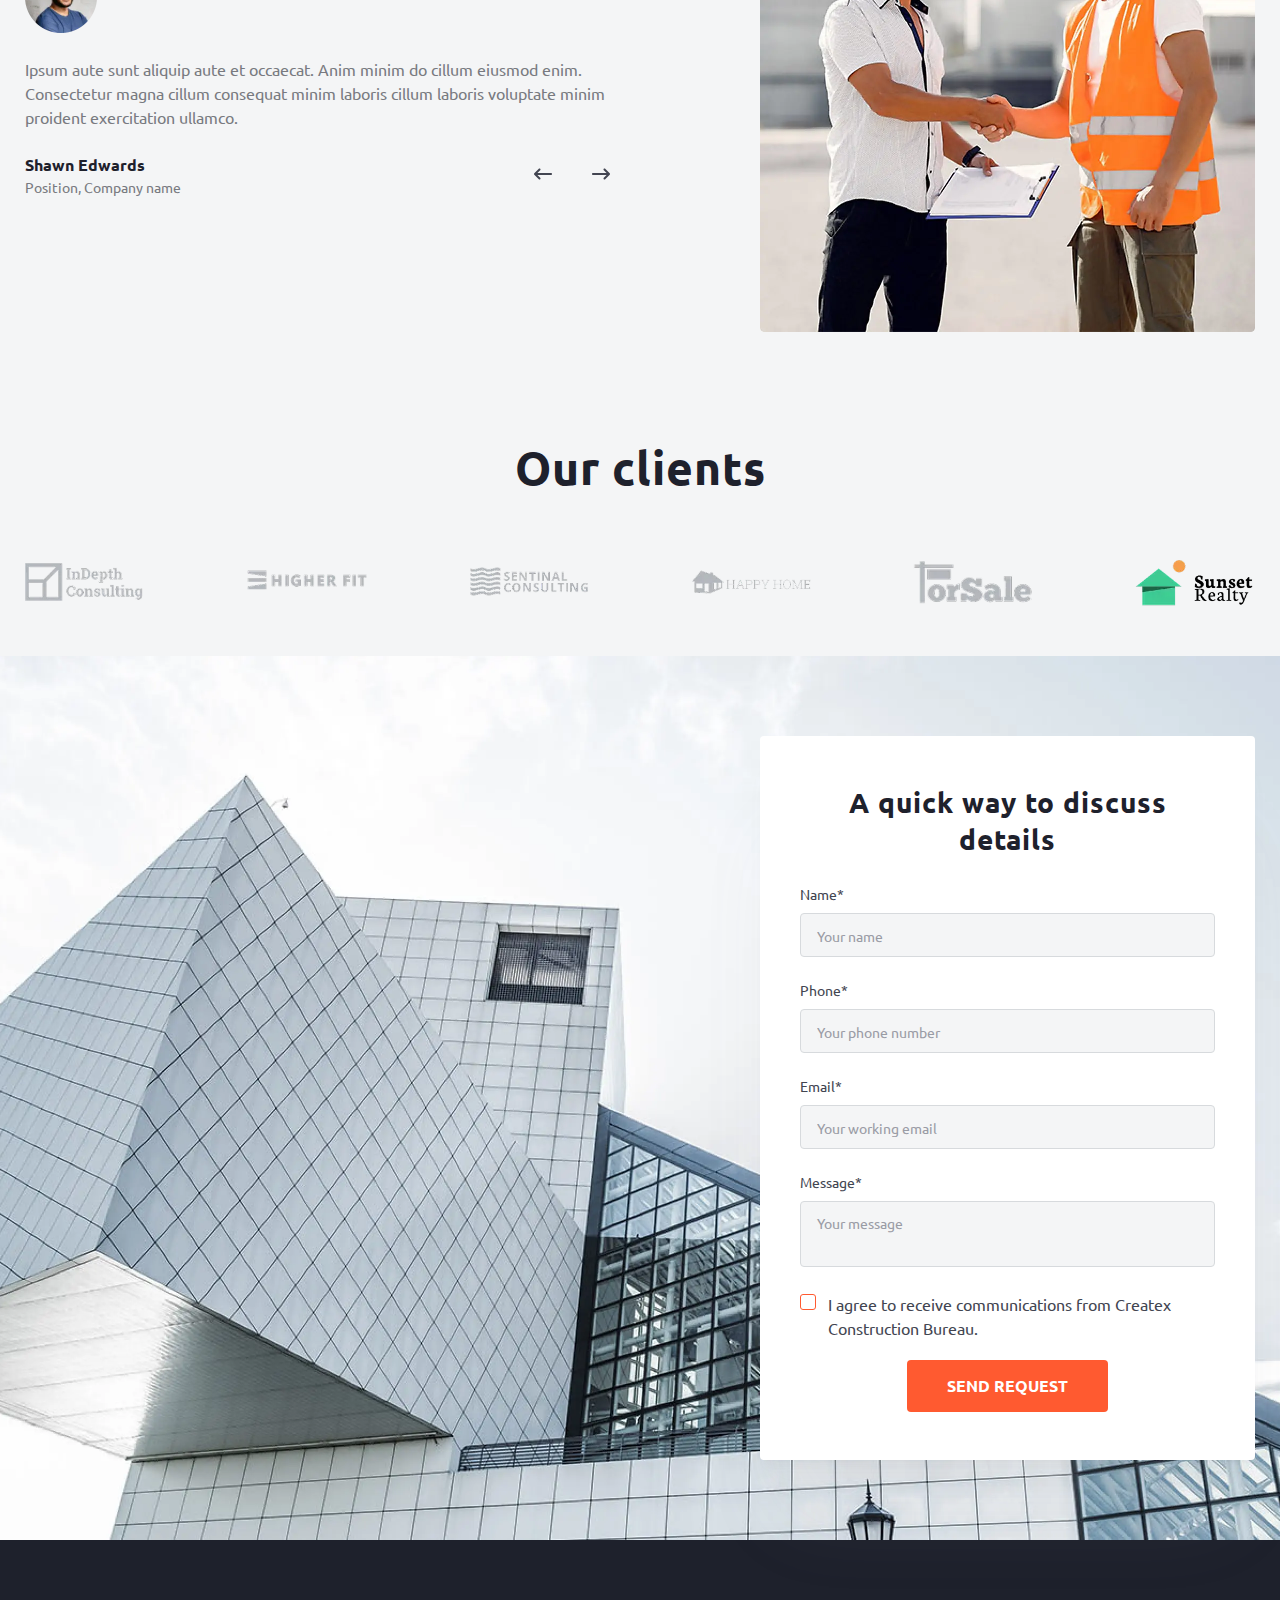
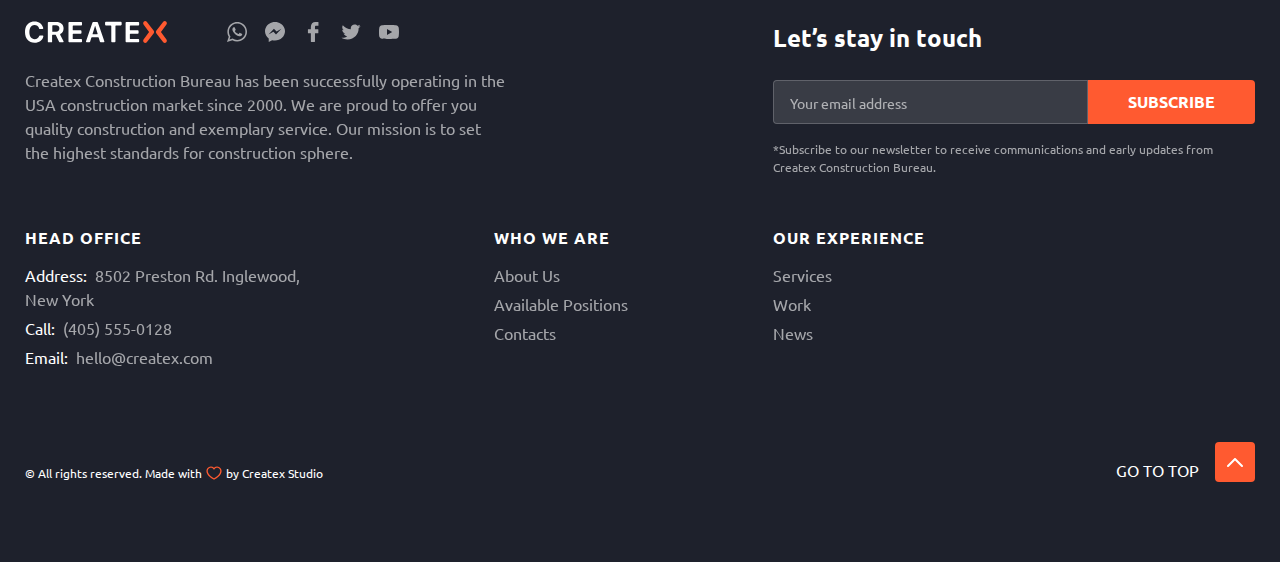
<file: works.html>
<!doctype html>
<html lang="en">

<head>
	<title>Works</title>
	<meta charset="UTF-8">
	<meta name="format-detection" content="telephone=no">
	<!-- <style>body{opacity: 0;}</style> -->
	<link rel="stylesheet" href="css/style.min.css?_v=20250408164713">
	<link rel="icon" href="favicon.ico" type="image/x-icon">
	<!-- <meta name="robots" content="noindex, nofollow"> -->
	<meta name="viewport" content="width=device-width, initial-scale=1.0">
</head>

<body>
	<div class="wrapper">
		<header class="header header--transparent" data-lp>
			<div class="header__container">
				<a class="header__logo logo" href="#">
					<img src="img/logo.svg" alt="Logo">
				</a>
				<div class="header__menu menu">
					<nav class="menu__body">
						<ul class="menu__list">
							<li class="menu__item"><a href="#" class="menu__link ">About Us</a></li>
							<li class="menu__item"><a href="#" class="menu__link ">Services</a></li>
							<li class="menu__item"><a href="#" class="menu__link menu__link--active">Work</a></li>
							<li class="menu__item"><a href="#" class="menu__link ">News</a></li>
							<li class="menu__item"><a href="#" class="menu__link ">Contacts</a></li>
						</ul>
					</nav>
				</div>
				<div class="header__contacts contacts-header">
					<a class="contacts-header__link contacts-header__link--phone" href="tel:4055550128">
						<svg>
							<use xlink:href="img/icons/icons.svg#phone"></use>
						</svg>
						<div class="contacts-header__contact">
							<span class="contacts-header__caption">Call us</span>
							<span class="contacts-header__value">(405) 555-0128</span>
						</div>
					</a>
					<a class="contacts-header__link contacts-header__link--chat" href="mailto:hello@createx.com">
						<svg>
							<use xlink:href="img/icons/icons.svg#chat"></use>
						</svg>
						<div class="contacts-header__contact">
							<span class="contacts-header__caption">Talk to us</span>
							<span class="contacts-header__value">hello@createx.com</span>
						</div>
					</a>
				</div>
				<button class="header__burger burger-button" data-burger-button aria-label="Open menu" type="button"><span></span></button>
			</div>
		</header>
		<main class="page-works">
			<section class="page-works__works-hero works-hero" data-hero>
				<div class="works-hero__content content-hero content-hero--size">
					<div class="content-hero__container">
						<div class="content-hero__info">
							<nav class="breadcrumbs">
								<ul class="breadcrumbs__list">
									<li class="breadcrumbs__item">
										<a class="breadcrumbs__link" href="#">Homepage</a>
									</li>
									<li class="breadcrumbs__item">
										<span class="breadcrumbs__current-page">Work</span>
									</li>
								</ul>
							</nav>
							<div class="content-hero__content-block content-block content-block--hero">
								<h1 class="content-block__title">OUR WORK</h1>
								<div class="content-block__text">
									<p>
										Our portfolio represents 20 years of construction experience backed by a passion for perfect client
										service, quality and innovations in consctuction industry.
									</p>
								</div>
							</div>
						</div>
					</div>
					<div class="content-hero__image">
						<img src="img/works/hero/bg.webp" aria-hidden="true" loading="lazy" alt="">
					</div>
				</div>
			</section>
			<div class="page-works__portfolio portfolio-tabs">
				<div class="portfolio-tabs__container">
					<nav class="portfolio-tabs__navigation" data-portfolio-controls>
						<button class="portfolio-tabs__button is-active" data-filter="all" type="button">
							<div class="portfolio-tabs__icon">
								<img src="img/works/portfolio/icon-house.svg" alt="Icon">
							</div>
							<span class="portfolio-tabs__category">All Projects</span>
						</button>
						<button class="portfolio-tabs__button" data-filter="construction" type="button">
							<div class="portfolio-tabs__icon">
								<img src="img/works/portfolio/icon-construction.svg" alt="Icon">
							</div>
							<span class="portfolio-tabs__category">Construction</span>
						</button>
						<button class="portfolio-tabs__button" data-filter="development" type="button">
							<div class="portfolio-tabs__icon">
								<img src="img/works/portfolio/icon-plan.svg" alt="Icon">
							</div>
							<span class="portfolio-tabs__category">Project Development</span>
						</button>
						<button class="portfolio-tabs__button" data-filter="design" type="button">
							<div class="portfolio-tabs__icon">
								<img src="img/works/portfolio/icon-pantone.svg" alt="Icon">
							</div>
							<span class="portfolio-tabs__category">Interior Design</span>
						</button>
						<button class="portfolio-tabs__button" data-filter="repairs" type="button">
							<div class="portfolio-tabs__icon">
								<img src="img/works/portfolio/icon-painting.svg" alt="Icon">
							</div>
							<span class="portfolio-tabs__category">Repairs</span>
						</button>
					</nav>
					<div class="portfolio-tabs__content" data-slider="767.98" data-portfolio-content></div>
					<button class="portfolio-tabs__load-more load-more" type="button">
						<svg>
							<use xlink:href="img/icons/icons.svg#load-more"></use>
						</svg>
						<span>Load more</span>
					</button>
				</div>
			</div>
			<section class="page-works__testimonials testimonials">
				<div class="testimonials__container">
					<div class="testimonials__content">
						<div class="testimonials__content-block content-block content-block--medium">
							<h2 class="content-block__title">What our clients are saying</h2>
						</div>
						<div class="testimonials__slider slider-testimonials swiper" data-testimonials-slider>
							<div class="slider-testimonials__wrapper swiper-wrapper">
								<div class="slider-testimonials__slide swiper-slide">
									<div class="slider-testimonials__avatar">
										<img src="img/home/testimonials/avatar.webp" alt="Author photo">
									</div>
									<div class="slider-testimonials__text">
										<p>
											Ipsum aute sunt aliquip aute et occaecat. Anim minim do cillum eiusmod enim. Consectetur magna
											cillum consequat minim laboris cillum laboris voluptate minim proident exercitation ullamco.
										</p>
									</div>
									<div class="slider-testimonials__author">
										<span class="slider-testimonials__name">Shawn Edwards</span>
										<span class="slider-testimonials__position">Position, Company name</span>
									</div>
								</div>
								<div class="slider-testimonials__slide swiper-slide">
									<div class="slider-testimonials__avatar">
										<img src="img/home/testimonials/avatar.webp" alt="Author photo">
									</div>
									<div class="slider-testimonials__text">
										<p>
											Ipsum aute sunt aliquip aute et occaecat. Anim minim do cillum eiusmod enim. Consectetur magna
											cillum consequat minim laboris cillum laboris voluptate minim proident exercitation ullamco.
										</p>
									</div>
									<div class="slider-testimonials__author">
										<span class="slider-testimonials__name">Shawn Edwards</span>
										<span class="slider-testimonials__position">Position, Company name</span>
									</div>
								</div>
							</div>
							<div class="slider-testimonials__slider-buttons">
								<div class="slider-testimonials__prev slider-button slider-button--prev" data-slider-navigation-prev>
									<svg>
										<use xlink:href="img/icons/icons.svg#arrow"></use>
									</svg>
								</div>
								<div class="slider-testimonials__next slider-button slider-button--next" data-slider-navigation-next>
									<svg>
										<use xlink:href="img/icons/icons.svg#arrow"></use>
									</svg>
								</div>
							</div>
							<div class="slider-testimonials__bullets" data-slider-pagination data-slider-clickable></div>
						</div>
					</div>
					<div class="testimonials__image">
						<img src="img/home/testimonials/image.webp" loading="lazy" alt="Image">
					</div>
				</div>
			</section>
			<section class="page-works__partners partners partners--home">
				<div class="partners__container">
					<div class="partner__content-block content-block content-block--medium">
						<h2 class="content-block__title">Our clients</h2>
					</div>
					<ul class="partners__list">
						<li class="partners__item">
							<img class="partners__logo" src="img/home/partners/partner01.webp" alt="Logo Partner">
						</li>
						<li class="partners__item">
							<img class="partners__logo" src="img/home/partners/partner02.webp" alt="Logo Partner">
						</li>
						<li class="partners__item">
							<img class="partners__logo" src="img/home/partners/partner03.webp" alt="Logo Partner">
						</li>
						<li class="partners__item">
							<img class="partners__logo" src="img/home/partners/partner04.webp" alt="Logo Partner">
						</li>
						<li class="partners__item">
							<img class="partners__logo" src="img/home/partners/partner05.webp" alt="Logo Partner">
						</li>
						<li class="partners__item">
							<img class="partners__logo" src="img/home/partners/partner06.webp" alt="Logo Partner">
						</li>
					</ul>
				</div>
			</section>
			<section class="page-services__contacts contacts">
				<div class="contacts__container">
					<div class="contacts__content">
						<div class="contacts__content-block content-block content-block--medium">
							<h2 class="content-block__title">A quick way to discuss details</h2>
						</div>
						<form class="contacts__form form" data-form data-dev action="#">
							<div class="form__field">
								<label class="form__label" for="c-name">Name*</label>
								<input class="form__input" id="c-name" name="form[c-name]" data-required data-validate type="text" placeholder="Your name">
							</div>
							<div class="form__field">
								<label class="form__label" for="c-phone">Phone*</label>
								<input class="form__input" id="c-phone" name="form[c-phone]" data-required data-validate type="tel" placeholder="Your phone number">
							</div>
							<div class="form__field">
								<label class="form__label" for="c-email">Email*</label>
								<input class="form__input" id="c-email" name="form[c-email]" data-required="email" data-validate type="text" placeholder="Your working email">
							</div>
							<div class="form__field">
								<label class="form__label" for="c-message">Message*</label>
								<textarea class="form__textarea" name="form[c-message]" placeholder="Your message" data-required data-validate id="c-message"></textarea>
							</div>
							<div class="form__field checkbox">
								<input class="checkbox__input" type="checkbox" name="form[c-agree]" id="c-agree" data-required>
								<label class="checkbox__label" for="c-agree"></label>
								<div class="checkbox__text">
									<p>
										I agree to receive communications from Createx Construction Bureau.
									</p>
								</div>
							</div>
							<div class="form__field">
								<button class="form__button button" type="submit">send request</button>
							</div>
						</form>
					</div>
				</div>
				<img class="contacts__image" src="img/details/bg.webp" loading="lazy" aria-hidden="true" alt="">
			</section>
		</main>
		<footer class="footer">
			<div class="footer__container">
				<div class="footer__body body-footer">
					<div class="body-footer__column body-footer__column--first">
						<div class="body-footer__content">
							<a class="body-footer__logo logo" href="#">
								<img src="img/logo-footer.svg" alt="Logo">
							</a>
							<div class="body-footer__socials socials">
								<ul class="socials__list">
									<li class="socials__item">
										<a class="socials__link" href="#">
											<svg>
												<use xlink:href="img/icons/icons.svg#social-whatsapp"></use>
											</svg>
										</a>
									</li>
									<li class="socials__item">
										<a class="socials__link" href="#">
											<svg>
												<use xlink:href="img/icons/icons.svg#social-messanger"></use>
											</svg>
										</a>
									</li>
									<li class="socials__item">
										<a class="socials__link" href="#">
											<svg>
												<use xlink:href="img/icons/icons.svg#social-facebook"></use>
											</svg>
										</a>
									</li>
									<li class="socials__item">
										<a class="socials__link" href="#">
											<svg>
												<use xlink:href="img/icons/icons.svg#social-twitter"></use>
											</svg>
										</a>
									</li>
									<li class="socials__item">
										<a class="socials__link" href="#">
											<svg>
												<use xlink:href="img/icons/icons.svg#social-youtube"></use>
											</svg>
										</a>
									</li>
								</ul>
							</div>
							<div class="body-footer__text">
								<p>
									Createx Construction Bureau has been successfully operating in the USA construction market since 2000. We
									are proud to offer you quality construction and exemplary service. Our mission is to set the highest
									standards for construction sphere.
								</p>
							</div>
						</div>
						<div class="body-footer__contacts contacts-footer">
							<h6 class="contacts-footer__title">HEAD OFFICE</h6>
							<address class="contacts-footer__address">
								<ul class="contacts-footer__list">
									<li class="contacts-footer__item">
										<span class="contacts-footer__name">Address:</span>
										<span class="contacts-footer__value">8502 Preston Rd. Inglewood, New York</span>
									</li>
									<li class="contacts-footer__item">
										<span class="contacts-footer__name">Call:</span>
										<a class="contacts-footer__link" href="tel:4055550128">(405) 555-0128</a>
									</li>
									<li class="contacts-footer__item">
										<span class="contacts-footer__name">Email:</span>
										<a class="contacts-footer__link" href="mailto:hello@createx.com">hello@createx.com</a>
									</li>
								</ul>
							</address>
						</div>
						<nav class="body-footer__navigation navigation-footer navigation-footer--end">
							<h6 class="navigation-footer__title">WHO WE ARE</h6>
							<ul class="navigation-footer__list">
								<li class="navigation-footer__item">
									<a class="navigation-footer__link" href="#">About Us</a>
								</li>
								<li class="navigation-footer__item">
									<a class="navigation-footer__link" href="#">Available Positions</a>
								</li>
								<li class="navigation-footer__item">
									<a class="navigation-footer__link" href="#">Contacts</a>
								</li>
							</ul>
						</nav>
					</div>
					<div class="body-footer__column body-footer__column--second">
						<div class="body-footer__subscribe subscribe-footer">
							<h5 class="subscribe-footer__title">Let’s stay in touch</h5>
							<form class="subscribe-footer__form form-subscribe form" data-dev data-form action="#" method="post">
								<input class="form__input form__input--subscribe" type="text" name="form[email]" data-required="email" data-validate placeholder="Your email address">
								<button class="form__button button button--subscribe" type="submit">subscribe</button>
							</form>
							<div class="subscribe-footer__text">
								<p>
									*Subscribe to our newsletter to receive communications and early updates from Createx Construction Bureau.
								</p>
							</div>
						</div>
						<nav data-da=".body-footer__column--first,991.98" class="body-footer__navigation navigation-footer">
							<h6 class="navigation-footer__title">OUR EXPERIENCE</h6>
							<ul class="navigation-footer__list">
								<li class="navigation-footer__item">
									<a class="navigation-footer__link" href="#">Services</a>
								</li>
								<li class="navigation-footer__item">
									<a class="navigation-footer__link" href="#">Work</a>
								</li>
								<li class="navigation-footer__item">
									<a class="navigation-footer__link" href="#">News</a>
								</li>
							</ul>
						</nav>
					</div>
				</div>
				<div class="footer__bootom">
					<div class="footer__copy">
						<span>© All rights reserved. Made with</span>
						<svg>
							<use xlink:href="img/icons/icons.svg#heart"></use>
						</svg>
						<span>by Createx Studio</span>
					</div>
					<div class="footer__to-top to-top">
						<span class="to-top__text">GO TO TOP</span>
						<button data-goto="[data-hero]" data-goto-header class="to-top__button" aria-label="To Top">
							<svg>
								<use xlink:href="img/icons/icons.svg#to-top"></use>
							</svg>
						</button>
					</div>
				</div>
			</div>
		</footer>
	</div>
	<script src="js/app.min.js?_v=20250408164713"></script>

</body>

</html>
</file>
<file: css/style.min.css>
@import url('https://fonts.googleapis.com/css2?family=Ubuntu:wght@400; 700&display=swap');*{padding:0;margin:0;border:0}*,*::after,*::before{-webkit-box-sizing:border-box;box-sizing:border-box}*::after,*::before{display:inline-block}html{scroll-behavior:smooth}body,html{height:100%;min-width:320px}body{-moz-text-size-adjust:100%;-webkit-text-size-adjust:100%;-webkit-font-smoothing:antialiased;-moz-osx-font-smoothing:grayscale}button,input,select,textarea{font-family:Ubuntu,sans-serif;font-size:inherit;line-height:inherit;color:inherit;background-color:rgba(0,0,0,0)}input,textarea{width:100%}button,option,select{cursor:pointer}a{display:inline-block;color:inherit;text-decoration:none}svg{display:block}ul li{list-style:none}img{max-width:100%;vertical-align:top}address{font-style:normal}h1,h2,h3,h4,h5,h6{font-weight:inherit;font-size:inherit}body{font-family:Ubuntu,sans-serif;font-size:1rem;font-weight:400;line-height:1.5;color:#787a80;background-color:#fff}.lock body{overflow:hidden;-ms-touch-action:none;touch-action:none;-ms-scroll-chaining:none;overscroll-behavior:none}.loading body{opacity:0;visibility:hidden}.loaded body{-webkit-transition:opacity .5s ease 0s;transition:opacity .5s ease 0s;opacity:1;visibility:visible}.wrapper{min-height:100%;display:-webkit-box;display:-ms-flexbox;display:flex;-webkit-box-orient:vertical;-webkit-box-direction:normal;-ms-flex-direction:column;flex-direction:column;overflow:hidden}@supports (overflow:clip){.wrapper{overflow:clip}}.wrapper>main{-webkit-box-flex:1;-ms-flex:1 1 auto;flex:1 1 auto}.wrapper>*{min-width:0}[class*=__container]{max-width:78.75rem;margin-inline:auto;padding-inline:.9375rem}[class*=__container--post]{max-width:50.625rem;-webkit-padding-start:0;padding-inline-start:0;-webkit-padding-end:0;padding-inline-end:0}.achievements__image,.contact-us__image,.decisions__image,.item-news__image,.list-team__image,.our-services__image,.slider-history__image,.slider-work__slide,.testimonials__image,.we-offer__image{border-radius:.25rem;overflow:hidden}.achievements__image img,.contact-us__image img,.decisions__image img,.item-news__image img,.list-team__image img,.our-services__image img,.slider-history__image img,.slider-work__slide img,.testimonials__image img,.we-offer__image img{width:100%;height:100%;-o-object-fit:cover;object-fit:cover}.header{position:fixed;top:0;left:0;width:100%;z-index:50;font-weight:700;color:#424551;background-color:#fff;-webkit-transition:background-color .3s,-webkit-box-shadow .3s;transition:background-color .3s,-webkit-box-shadow .3s;transition:background-color .3s,box-shadow .3s;transition:background-color .3s,box-shadow .3s,-webkit-box-shadow .3s}.header--transparent{background-color:rgba(0,0,0,0)}.header--scroll{background-color:#fff;-webkit-box-shadow:0 .25rem .1875rem rgba(120,122,128,.5);box-shadow:0 .25rem .1875rem rgba(120,122,128,.5)}.header__container{display:grid;grid-template-columns:1fr auto auto auto;-webkit-box-align:center;-ms-flex-align:center;align-items:center;-webkit-column-gap:.9375rem;-moz-column-gap:.9375rem;column-gap:.9375rem}.logo{position:relative;z-index:10}.menu__list{display:-webkit-box;display:-ms-flexbox;display:flex;-webkit-box-align:center;-ms-flex-align:center;align-items:center;-ms-flex-wrap:wrap;flex-wrap:wrap;row-gap:.1875rem}.menu__link{-webkit-transition:color .3s;transition:color .3s}.menu__link--active{color:#ff5a30}.contacts-header{position:relative;z-index:10;display:-webkit-box;display:-ms-flexbox;display:flex;-ms-flex-wrap:wrap;flex-wrap:wrap;-webkit-box-align:center;-ms-flex-align:center;align-items:center;row-gap:.1875rem}.contacts-header__link{display:-webkit-box;display:-ms-flexbox;display:flex;-webkit-box-align:center;-ms-flex-align:center;align-items:center;-webkit-column-gap:1.25rem;-moz-column-gap:1.25rem;column-gap:1.25rem}.contacts-header__link--phone svg{width:1.5rem}.contacts-header__link--chat svg{width:2.375rem}.contacts-header__link svg{height:2.375rem;color:#ff5a30}.contacts-header__contact{display:-webkit-box;display:-ms-flexbox;display:flex;-webkit-box-orient:vertical;-webkit-box-direction:normal;-ms-flex-direction:column;flex-direction:column}.contacts-header__value{font-size:1.125rem;font-weight:400;color:#1e212c;-webkit-transition:color .3s;transition:color .3s}.footer{background-color:#1e212c;color:#fff}.footer__container{display:grid;grid-template-rows:auto}.footer__bootom{display:-webkit-box;display:-ms-flexbox;display:flex;-webkit-box-pack:justify;-ms-flex-pack:justify;justify-content:space-between;-webkit-box-align:end;-ms-flex-align:end;align-items:flex-end;-webkit-column-gap:1.25rem;-moz-column-gap:1.25rem;column-gap:1.25rem}.footer__copy{display:-webkit-box;display:-ms-flexbox;display:flex;-webkit-box-align:center;-ms-flex-align:center;align-items:center;-ms-flex-wrap:wrap;flex-wrap:wrap;gap:.25rem;font-size:.75rem}.footer__copy svg{width:1rem;height:.875rem;color:#ff5a30}.body-footer{display:grid;grid-template:auto/auto;-webkit-column-gap:1.5625rem;-moz-column-gap:1.5625rem;column-gap:1.5625rem;row-gap:1.875rem}.body-footer__column{display:-webkit-box;display:-ms-flexbox;display:flex;-webkit-box-orient:vertical;-webkit-box-direction:normal;-ms-flex-direction:column;flex-direction:column;-webkit-column-gap:1.875rem;-moz-column-gap:1.875rem;column-gap:1.875rem}.body-footer__content{display:-webkit-box;display:-ms-flexbox;display:flex;-webkit-box-orient:vertical;-webkit-box-direction:normal;-ms-flex-direction:column;flex-direction:column;row-gap:1rem}.body-footer__text{grid-column:2 span;opacity:.6}.subscribe-footer__title{font-weight:700}.subscribe-footer__form:not(:last-child){-webkit-margin-after:1rem;margin-block-end:1rem}.subscribe-footer__text{font-size:.75rem;opacity:.6}.form-subscribe{display:-webkit-box;display:-ms-flexbox;display:flex;-webkit-box-align:center;-ms-flex-align:center;align-items:center}.contacts-footer__title,.navigation-footer__title{font-weight:700;text-transform:uppercase;letter-spacing:.0625rem}.contacts-footer__title:not(:last-child),.navigation-footer__title:not(:last-child){-webkit-margin-after:.8125rem;margin-block-end:.8125rem}.contacts-footer__list,.navigation-footer__list{display:-webkit-box;display:-ms-flexbox;display:flex;-webkit-box-orient:vertical;-webkit-box-direction:normal;-ms-flex-direction:column;flex-direction:column;gap:.3125rem}.contacts-footer__name{-webkit-margin-end:.25rem;margin-inline-end:.25rem}.contacts-footer__link,.contacts-footer__value,.navigation-footer__link{opacity:.6}.contacts-footer__link,.navigation-footer__link{-webkit-transition:color .3s,opacity .3s;transition:color .3s,opacity .3s}.burger-button{display:none}.content-block{color:#1e212c}.content-block--hero{max-width:37.5rem}.content-block--white{color:#fff}.content-block--white .content-block__text{color:inherit}.content-block--medium{text-align:center}.content-block--medium .content-block__title{text-transform:none}.content-block--single-work .content-block__title{text-transform:capitalize;letter-spacing:.125rem}.content-block__title{font-weight:700;text-transform:uppercase;line-height:1.3;letter-spacing:.0625rem}.content-block__title span{color:#ff5a30}.content-block__text{color:#787a80}.button{display:-webkit-box;display:-ms-flexbox;display:flex;-webkit-box-align:center;-ms-flex-align:center;align-items:center;-webkit-box-pack:center;-ms-flex-pack:center;justify-content:center;block-size:3.25rem;padding-inline:2.5rem;font-weight:700;text-transform:uppercase;background-color:#ff5a30;color:#fff;border-radius:.25rem;white-space:nowrap;-webkit-transition:background-color .3s,color .3s,border-color .3s;transition:background-color .3s,color .3s,border-color .3s}.button--subscribe{height:2.75rem;border-radius:0 0 .25rem .25rem}.button--transparent{background-color:rgba(0,0,0,0);border:.0625rem solid #fff}.button--transparent-primary{background-color:rgba(0,0,0,0);color:#ff5a30;border:.0625rem solid #ff5a30}.slider-button{width:3rem;aspect-ratio:1;display:-webkit-box;display:-ms-flexbox;display:flex;-webkit-box-pack:center;-ms-flex-pack:center;justify-content:center;-webkit-box-align:center;-ms-flex-align:center;align-items:center;background-color:rgba(0,0,0,0);color:#424551;border-radius:50%;-webkit-transition:opacity .3s,background-color .3s,color .3s;transition:opacity .3s,background-color .3s,color .3s;cursor:pointer}.slider-button--hero{background-color:#fff}.slider-button svg{width:1.125rem;height:.75rem}.slider-button--prev svg{-webkit-transform:rotate(180deg);-ms-transform:rotate(180deg);transform:rotate(180deg)}.socials--contacts .socials__list{-webkit-box-pack:center;-ms-flex-pack:center;justify-content:center}.socials--contacts .socials__item{-webkit-box-flex:0;-ms-flex:0 0 1.75rem;flex:0 0 1.75rem;width:1.75rem;height:1.75rem}.socials--contacts .socials__link svg{width:1.75rem;height:1.75rem}.socials__list{display:-webkit-box;display:-ms-flexbox;display:flex;-ms-flex-wrap:wrap;flex-wrap:wrap;-webkit-box-align:center;-ms-flex-align:center;align-items:center;-webkit-column-gap:1.125rem;-moz-column-gap:1.125rem;column-gap:1.125rem;row-gap:.1875rem}.socials__item{-webkit-box-flex:0;-ms-flex:0 0 1.25rem;flex:0 0 1.25rem;width:1.25rem;height:1.25rem}.socials__link{opacity:.6;-webkit-transition:opacity .3s;transition:opacity .3s}.socials__link svg{width:1.25rem;height:1.25rem;-webkit-transition:color .3s;transition:color .3s}.form__label{display:inline-block;font-size:.875rem;color:#424551;-webkit-margin-after:.5rem;margin-block-end:.5rem}.form__input,.form__textarea{height:2.75rem;padding-inline:1rem;background-color:#f4f5f6;border:.0625rem solid #d7dadd;border-radius:.25rem;outline:0}.form__input::-webkit-input-placeholder,.form__textarea::-webkit-input-placeholder{font-size:.875rem;color:#9a9ca5}.form__input::-moz-placeholder,.form__textarea::-moz-placeholder{font-size:.875rem;color:#9a9ca5}.form__input:-ms-input-placeholder,.form__textarea:-ms-input-placeholder{font-size:.875rem;color:#9a9ca5}.form__input::-ms-input-placeholder,.form__textarea::-ms-input-placeholder{font-size:.875rem;color:#9a9ca5}.form__input::placeholder,.form__textarea::placeholder{font-size:.875rem;color:#9a9ca5}.form__input--subscribe{background-color:hsla(0,0%,100%,.12);border:.0625rem solid hsla(0,0%,100%,.2);border-radius:.25rem .25rem 0 0}.form__input--subscribe::-webkit-input-placeholder{color:#fff;opacity:.6}.form__input--subscribe::-moz-placeholder{color:#fff;opacity:.6}.form__input--subscribe:-ms-input-placeholder{color:#fff;opacity:.6}.form__input--subscribe::-ms-input-placeholder{color:#fff;opacity:.6}.form__input--subscribe::placeholder{color:#fff;opacity:.6}.form-focus.form__textarea,.form__input.form-focus{border-color:#ff5a30!important}.form-success.form__textarea,.form__input.form-success{color:#03cea4;border-color:#03cea4!important}.form-error.form__textarea,.form__input.form-error{color:#ff4242}.form-error.form__textarea::-webkit-input-placeholder,.form__input.form-error::-webkit-input-placeholder{opacity:1;color:#ff4242}.form-error.form__textarea::-moz-placeholder,.form__input.form-error::-moz-placeholder{opacity:1;color:#ff4242}.form-error.form__textarea:-ms-input-placeholder,.form__input.form-error:-ms-input-placeholder{opacity:1;color:#ff4242}.form-error.form__textarea::-ms-input-placeholder,.form__input.form-error::-ms-input-placeholder{opacity:1;color:#ff4242}.form-error.form__textarea::placeholder,.form__input.form-error::placeholder{opacity:1;color:#ff4242}.form__input[placeholder]:not([data-placeholder-nohiden])::-webkit-input-placeholder,[placeholder].form__textarea:not([data-placeholder-nohiden])::-webkit-input-placeholder{-webkit-transition:opacity .3s;transition:opacity .3s}.form__input[placeholder]:not([data-placeholder-nohiden])::-moz-placeholder,[placeholder].form__textarea:not([data-placeholder-nohiden])::-moz-placeholder{-moz-transition:opacity .3s;transition:opacity .3s}.form__input[placeholder]:not([data-placeholder-nohiden]):-ms-input-placeholder,[placeholder].form__textarea:not([data-placeholder-nohiden]):-ms-input-placeholder{-ms-transition:opacity .3s;transition:opacity .3s}.form__input[placeholder]:not([data-placeholder-nohiden])::-ms-input-placeholder,[placeholder].form__textarea:not([data-placeholder-nohiden])::-ms-input-placeholder{-ms-transition:opacity .3s;transition:opacity .3s}.form__input[placeholder]:not([data-placeholder-nohiden])::placeholder,[placeholder].form__textarea:not([data-placeholder-nohiden])::placeholder{-webkit-transition:opacity .3s;transition:opacity .3s}.form__input[placeholder]:not([data-placeholder-nohiden]):focus::-webkit-input-placeholder,[placeholder].form__textarea:not([data-placeholder-nohiden]):focus::-webkit-input-placeholder{opacity:0}.form__input[placeholder]:not([data-placeholder-nohiden]):focus::-moz-placeholder,[placeholder].form__textarea:not([data-placeholder-nohiden]):focus::-moz-placeholder{opacity:0}.form__input[placeholder]:not([data-placeholder-nohiden]):focus:-ms-input-placeholder,[placeholder].form__textarea:not([data-placeholder-nohiden]):focus:-ms-input-placeholder{opacity:0}.form__input[placeholder]:not([data-placeholder-nohiden]):focus::-ms-input-placeholder,[placeholder].form__textarea:not([data-placeholder-nohiden]):focus::-ms-input-placeholder{opacity:0}.form__input[placeholder]:not([data-placeholder-nohiden]):focus::placeholder,[placeholder].form__textarea:not([data-placeholder-nohiden]):focus::placeholder{opacity:0}.form__textarea{height:4.125rem;padding-block:.6875rem;resize:none}.form-error .form__textarea{border:.0625rem solid #ff4242}.contact-us__form .form__textarea{height:8rem}.attach-field__input{display:none}.attach-field__label{position:relative;-webkit-padding-start:2.25rem;padding-inline-start:2.25rem;-webkit-margin-after:0;margin-block-end:0}.attach-field__label::before{content:"";position:absolute;inset-inline-start:0;inset-block-start:0;width:1.5rem;aspect-ratio:1;background:url(../img/attach.svg) center/cover no-repeat;cursor:pointer}.checkbox{outline:.0625rem solid transparent;outline-offset:.1875rem;border-radius:.25rem}.checkbox.form-focus{outline-color:#ff5a30}.checkbox.form-error{outline-color:#ff4242}.checkbox__input{position:absolute;-webkit-appearance:none;-moz-appearance:none;appearance:none}.checkbox__input:checked+.checkbox__label::after{opacity:1}.checkbox__input:disabled+.checkbox__label::after,.checkbox__input:disabled+.checkbox__label::before{border:.0625rem solid #9a9ca5}.checkbox__input:disabled+.checkbox__label::after{background-color:#9a9ca5}.checkbox__label{position:relative;cursor:pointer}.checkbox__label::after,.checkbox__label::before{content:"";position:absolute;inset-block-start:.125rem;inset-inline-start:0;width:1rem;aspect-ratio:1;border-radius:.1875rem;border:.0625rem solid #ff5a30}.checkbox__label::after{background:#ff5a30 url(../img/check.svg) center/.625rem .5rem no-repeat;opacity:0;-webkit-transition:opacity .3s;transition:opacity .3s}.checkbox__text{-webkit-padding-start:1.75rem;padding-inline-start:1.75rem;color:#424551}.radio-field{color:#424551}.radio-field__caption:not(:last-child){-webkit-margin-after:1.25rem;margin-block-end:1.25rem}.form-error .radio-field__caption{color:#ff4242}.form-success .radio-field__caption{color:#03cea4}.radio:not(:last-child){-webkit-margin-end:1.5rem;margin-inline-end:1.5rem}.radio__input{-webkit-appearance:none;-moz-appearance:none;appearance:none;position:absolute}.radio__input:checked+.radio__text::after{-webkit-transform:translateY(-50%) scale(1);-ms-transform:translateY(-50%) scale(1);transform:translateY(-50%) scale(1)}.radio__input:checked+.radio__text::before{border-color:#ff5a30;-webkit-transform:translateY(-50%) scale(1);-ms-transform:translateY(-50%) scale(1);transform:translateY(-50%) scale(1)}.radio__input:focus-visible+.radio__text{outline:.0625rem solid #ff5a30}.radio__input:disabled+.radio__text{pointer-events:none;opacity:.5}.radio__input:disabled+.radio__text::before{border-color:#b3b7bc}.radio__input:disabled+.radio__text::after{background-color:#b3b7bc}.radio__text{position:relative;display:inline-block;-webkit-padding-start:1.75rem;padding-inline-start:1.75rem;cursor:pointer}.radio__text::after,.radio__text::before{content:"";position:absolute;inset-block-start:50%;aspect-ratio:1;border-radius:50%;-webkit-transition:border-color .3s,-webkit-transform .3s;transition:border-color .3s,-webkit-transform .3s;transition:border-color .3s,transform .3s;transition:border-color .3s,transform .3s,-webkit-transform .3s}.radio__text::before{inset-inline-start:0;width:1rem;border:.0625rem solid #b3b7bc;-webkit-transform:translateY(-50%);-ms-transform:translateY(-50%);transform:translateY(-50%)}.radio__text::after{inset-inline-start:.25rem;width:.5rem;background-color:#ff5a30;-webkit-transform:translateY(-50%) scale(0);-ms-transform:translateY(-50%) scale(0);transform:translateY(-50%) scale(0)}.to-top{display:-webkit-box;display:-ms-flexbox;display:flex;-webkit-box-align:end;-ms-flex-align:end;align-items:flex-end;gap:1rem}.to-top__text{text-transform:uppercase}.to-top__button{display:-webkit-box;display:-ms-flexbox;display:flex;-webkit-box-pack:center;-ms-flex-pack:center;justify-content:center;-webkit-box-align:center;-ms-flex-align:center;align-items:center;width:2.5rem;aspect-ratio:1;background-color:#ff5a30;border-radius:.25rem;-webkit-transition:background-color .3s;transition:background-color .3s}.to-top__button svg{width:1rem;height:.5625rem}@-webkit-keyframes move-to-top{0%{-webkit-transform:translateY(0);transform:translateY(0)}50%{-webkit-transform:translateY(-.1875rem);transform:translateY(-.1875rem)}100%{-webkit-transform:translateY(0);transform:translateY(0)}}@keyframes move-to-top{0%{-webkit-transform:translateY(0);transform:translateY(0)}50%{-webkit-transform:translateY(-.1875rem);transform:translateY(-.1875rem)}100%{-webkit-transform:translateY(0);transform:translateY(0)}}body::after{content:"";position:fixed;inset:0;z-index:300;background-color:rgba(0,0,0,.7);opacity:0;-webkit-transition:opacity .8s ease-in-out;transition:opacity .8s ease-in-out;pointer-events:none}.modal-show body::after{opacity:1}.modal{position:fixed;inset:0;padding:1.875rem .625rem;visibility:hidden;pointer-events:none;-webkit-transition:visibility .8s ease-in-out;transition:visibility .8s ease-in-out}.modal--show{z-index:500;visibility:visible;overflow:auto;pointer-events:auto}.modal__wrapper{width:100%;min-height:100%;display:-webkit-box;display:-ms-flexbox;display:flex;-webkit-box-orient:vertical;-webkit-box-direction:normal;-ms-flex-direction:column;flex-direction:column;-webkit-box-pack:center;-ms-flex-pack:center;justify-content:center;-webkit-box-align:center;-ms-flex-align:center;align-items:center}.modal__content{position:relative;display:grid;width:100%;height:100%;max-width:56.25rem;background-color:#fff;border-radius:.25rem;visibility:hidden;-webkit-transform:scale(0);-ms-transform:scale(0);transform:scale(0);opacity:0;-webkit-transition:visibility .3s,opacity .3s,-webkit-transform .3s;transition:visibility .3s,opacity .3s,-webkit-transform .3s;transition:transform .3s,visibility .3s,opacity .3s;transition:transform .3s,visibility .3s,opacity .3s,-webkit-transform .3s}.modal__content--form{max-width:30.375rem}.modal--show .modal__content{visibility:visible;-webkit-transform:scale(1);-ms-transform:scale(1);transform:scale(1);opacity:1}.modal__close{justify-self:end;-webkit-margin-after:.625rem;margin-block-end:.625rem;padding:.25rem;color:#787a80}.modal__close svg{width:1rem;height:1rem;-webkit-transition:color .3s;transition:color .3s}.modal__video iframe{width:100%;height:31.25rem}.modal__form{display:grid;row-gap:1.25rem}.modal__form .form__button{width:100%}.contacts-info__list,.list-mission{display:grid;grid-template-columns:repeat(auto-fit,minmax(18.125rem,1fr));-webkit-box-align:start;-ms-flex-align:start;align-items:start;row-gap:1.875rem;-webkit-column-gap:.9375rem;-moz-column-gap:.9375rem;column-gap:.9375rem}.list-mission--white .list-mission__title{color:#fff}.list-mission--white .list-mission__text{color:#fff;opacity:.6}.contacts-info__item,.list-mission__item{position:relative;justify-items:center}.list-mission__title{font-size:1.25rem;font-weight:700;color:#1e212c}.list-mission__title:not(:last-child){-webkit-margin-after:.5rem;margin-block-end:.5rem}.list-mission__text{text-align:center}.bottom-section{display:-webkit-box;display:-ms-flexbox;display:flex;-ms-flex-wrap:wrap;flex-wrap:wrap;-webkit-box-pack:center;-ms-flex-pack:center;justify-content:center;-webkit-box-align:center;-ms-flex-align:center;align-items:center;-webkit-column-gap:2.5rem;-moz-column-gap:2.5rem;column-gap:2.5rem;row-gap:1.25rem}.bottom-section__title{font-weight:700;color:#1e212c}.top-projects{display:-webkit-box;display:-ms-flexbox;display:flex;-webkit-box-pack:justify;-ms-flex-pack:justify;justify-content:space-between;-webkit-box-align:end;-ms-flex-align:end;align-items:flex-end}.top-projects__content-block{max-width:44.0625rem;text-align:start}.top-projects__content-block:not(:last-child){-webkit-margin-after:0;margin-block-end:0}.slider-testimonials__slider-buttons,.top-projects__slider-buttons{display:-webkit-box;display:-ms-flexbox;display:flex;-webkit-box-align:center;-ms-flex-align:center;align-items:center;gap:.625rem}.slider-testimonials__next,.slider-testimonials__prev,.top-projects__next,.top-projects__prev{background-color:#ff5a30;color:#fff}.swiper-button-disabled.slider-testimonials__next,.swiper-button-disabled.slider-testimonials__prev,.top-projects__next.swiper-button-disabled,.top-projects__prev.swiper-button-disabled{background-color:rgba(0,0,0,0);color:#424551}.items-projects{position:relative}.items-projects__bullets,.slider-testimonials__bullets,.team__bullets{position:absolute;bottom:0;left:50%;display:-webkit-box;display:-ms-flexbox;display:flex;-webkit-box-align:center;-ms-flex-align:center;align-items:center;gap:.9375rem;-webkit-transform:translate(-50%,0);-ms-transform:translate(-50%,0);transform:translate(-50%,0)}.items-projects__bullets .swiper-pagination-bullet,.slider-testimonials__bullets .swiper-pagination-bullet,.team__bullets .swiper-pagination-bullet{display:block;width:.5rem;aspect-ratio:1;border-radius:50%;background-color:#787a80;opacity:.5;-webkit-transition:opacity .3s,background-color .3s;transition:opacity .3s,background-color .3s}.items-projects__bullets .swiper-pagination-bullet-active,.slider-testimonials__bullets .swiper-pagination-bullet-active,.team__bullets .swiper-pagination-bullet-active{background-color:#ff5a30;opacity:1}.project-item{position:relative;display:grid;grid-template-rows:auto 1fr;overflow:hidden;background-color:#fff;border-radius:.25rem;-webkit-box-shadow:0 .25rem .25rem -.25rem rgba(30,33,44,.03),0 .75rem .625rem -.375rem rgba(154,156,165,.04),0 1.875rem 1.5rem -.625rem rgba(154,156,165,.05),0 5rem 5rem -1.25rem rgba(154,156,165,.08);box-shadow:0 .25rem .25rem -.25rem rgba(30,33,44,.03),0 .75rem .625rem -.375rem rgba(154,156,165,.04),0 1.875rem 1.5rem -.625rem rgba(154,156,165,.05),0 5rem 5rem -1.25rem rgba(154,156,165,.08)}.project-item__image{aspect-ratio:390/440;overflow:hidden}.project-item__image img{width:100%;height:100%;-o-object-fit:fill;object-fit:fill;-webkit-transition:-webkit-transform .8s;transition:-webkit-transform .8s;transition:transform .8s;transition:transform .8s,-webkit-transform .8s}.project-item__body{position:absolute;bottom:0;left:0;width:100%;height:auto;display:grid;justify-items:center;-webkit-column-gap:.25rem;-moz-column-gap:.25rem;column-gap:.25rem;padding-inline:1.25rem;-webkit-padding-before:1rem;padding-block-start:1rem;-webkit-padding-after:1.5rem;padding-block-end:1.5rem;text-align:center;background-color:#fff;-webkit-transform:translateY(5rem);-ms-transform:translateY(5rem);transform:translateY(5rem);-webkit-transition:-webkit-transform .3s;transition:-webkit-transform .3s;transition:transform .3s;transition:transform .3s,-webkit-transform .3s}.project-item__title{font-size:1.25rem;font-weight:700;color:#1e212c}.project-item__type{font-size:.875rem}.project-item__button{-webkit-margin-before:1.25rem;margin-block-start:1.25rem}.meta-news{display:grid;grid-template-columns:repeat(3,auto);-webkit-box-align:center;-ms-flex-align:center;align-items:center;justify-items:start;-webkit-box-pack:start;-ms-flex-pack:start;justify-content:start}.meta-news.item-news__meta{font-size:.875rem}.meta-news>*:not(:last-child){position:relative;-webkit-padding-end:.75rem;padding-inline-end:.75rem}.meta-news>*:not(:last-child)::after{content:"";position:absolute;top:50%;right:0;width:.0625rem;height:.75rem;background-color:#787a80;-webkit-transform:translate(0,-50%);-ms-transform:translate(0,-50%);transform:translate(0,-50%)}.meta-news__link{-webkit-transition:color .3s;transition:color .3s}.meta-news__link--active{font-weight:700;color:#ff5a30}.meta-news__location{-webkit-padding-start:1.75rem;padding-inline-start:1.75rem;background:url(../img/location.svg) left/1.25rem no-repeat}.meta-news__date,.meta-news__schedule{-webkit-margin-start:.75rem;margin-inline-start:.75rem}.meta-news__date--icon,.meta-news__schedule{-webkit-padding-start:1.75rem;padding-inline-start:1.75rem;background:url(../img/clock.svg) left/1.25rem no-repeat}.meta-news__comments{-webkit-margin-start:.75rem;margin-inline-start:.75rem;-webkit-padding-start:1.75rem;padding-inline-start:1.75rem;background:url(../img/chat.svg) left/1.25rem no-repeat}.item-news{display:grid;grid-template-rows:auto 1fr;background-color:#fff;border-radius:.25rem;-webkit-box-shadow:0 .25rem .25rem -.25rem rgba(30,33,44,.03),0 .75rem .625rem -.375rem rgba(154,156,165,.04),0 1.875rem 1.5rem -.625rem rgba(154,156,165,.05),0 5rem 5rem -1.25rem rgba(154,156,165,.08);box-shadow:0 .25rem .25rem -.25rem rgba(30,33,44,.03),0 .75rem .625rem -.375rem rgba(154,156,165,.04),0 1.875rem 1.5rem -.625rem rgba(154,156,165,.05),0 5rem 5rem -1.25rem rgba(154,156,165,.08)}.item-news--small{grid-template-rows:auto 1fr}.item-news--small .item-news__body{grid-template-rows:auto 1fr;-webkit-padding-before:1rem;padding-block-start:1rem}.item-news--small .item-news__text{display:none}.item-news__image{border-radius:.25rem .25rem 0 0}.item-news__body{display:grid;grid-template-rows:auto auto 1fr;-webkit-box-align:start;-ms-flex-align:start;align-items:start;gap:.75rem}.item-news__link-title{font-weight:700;font-size:1.25rem;color:#1e212c;-webkit-transition:color .3s;transition:color .3s}.item-news__text{color:#424551}.breadcrumbs{font-size:.875rem}.breadcrumbs__list{display:-webkit-box;display:-ms-flexbox;display:flex;-webkit-box-align:center;-ms-flex-align:center;align-items:center;-webkit-column-gap:.5rem;-moz-column-gap:.5rem;column-gap:.5rem}.breadcrumbs__item{position:relative;text-transform:capitalize}.breadcrumbs__item:not(:last-child){-webkit-padding-end:1rem;padding-inline-end:1rem}.breadcrumbs__item:not(:last-child)::after{content:"/";position:absolute;top:0;right:0;color:#9a9ca5}.breadcrumbs__link{color:#424551;-webkit-transition:color .3s;transition:color .3s}.breadcrumbs__current-page{color:#9a9ca5}.content-hero{position:relative;background-color:#f4f5f6}.content-hero--size{max-height:37.5rem}.content-hero--size .content-hero__info{max-width:37.5rem}.content-hero--image-size .content-hero__image{top:auto;bottom:0;height:calc(100% - var(--header-height))}.content-hero--image-size .content-hero__image img{-o-object-fit:contain;object-fit:contain;-o-object-position:right bottom;object-position:right bottom}.content-hero__container{position:relative;z-index:10}.content-hero__image{position:absolute;top:0;right:0;width:100%;height:100%;max-width:56.25rem}.content-hero__image img{width:100%;height:100%;-o-object-fit:cover;object-fit:cover}.load-more{display:-webkit-box;display:-ms-flexbox;display:flex;-webkit-box-align:center;-ms-flex-align:center;align-items:center;-webkit-column-gap:1rem;-moz-column-gap:1rem;column-gap:1rem}.load-more svg{width:1.5rem;aspect-ratio:1}.load-more span{display:block;font-weight:700;color:#424551;-webkit-transition:color .3s;transition:color .3s}.pagination{display:-webkit-box;display:-ms-flexbox;display:flex;-webkit-box-align:center;-ms-flex-align:center;align-items:center;-webkit-column-gap:1.25rem;-moz-column-gap:1.25rem;column-gap:1.25rem}.pagination__arrow{display:-webkit-box;display:-ms-flexbox;display:flex;-webkit-box-pack:center;-ms-flex-pack:center;justify-content:center;-webkit-box-align:center;-ms-flex-align:center;align-items:center;-webkit-box-flex:0;-ms-flex:0 0 1.5rem;flex:0 0 1.5rem;width:1.5rem;aspect-ratio:1}.pagination__arrow svg{width:1.125rem;height:.75rem;-webkit-transition:color .3s;transition:color .3s}.pagination__arrow--prev{-webkit-transform:rotate(180deg);-ms-transform:rotate(180deg);transform:rotate(180deg)}.pagination__list{display:-webkit-box;display:-ms-flexbox;display:flex;-webkit-box-align:center;-ms-flex-align:center;align-items:center;-webkit-column-gap:1.25rem;-moz-column-gap:1.25rem;column-gap:1.25rem;font-weight:700}.pagination__item{color:#424551;-webkit-transition:color .3s;transition:color .3s}.pagination__item--active{color:#ff5a30;pointer-events:none}.slider-hero{position:relative}.slider-hero__slide{position:relative;min-height:100svh}.slider-hero__content{position:relative;display:grid;grid-template-columns:auto;justify-items:start;z-index:10}.slider-hero__buttons{display:-webkit-box;display:-ms-flexbox;display:flex;-ms-flex-wrap:wrap;flex-wrap:wrap;-webkit-box-align:center;-ms-flex-align:center;align-items:center;-webkit-column-gap:1.5rem;-moz-column-gap:1.5rem;column-gap:1.5rem;row-gap:.625rem}.slider-hero__image{position:absolute;top:0;left:0;width:100%;height:100%;background-color:#1e212c}.slider-hero__image::before{content:"";position:absolute;inset:0;background-color:rgba(30,33,44,.6)}.slider-hero__image img{width:100%;height:100%;-o-object-fit:cover;object-fit:cover;-o-object-position:top;object-position:top}.slider-hero__bullets{position:absolute;left:0;bottom:0;z-index:10;max-width:37.5rem;width:100%;display:-webkit-box;display:-ms-flexbox;display:flex;-webkit-box-align:center;-ms-flex-align:center;align-items:center;-ms-flex-wrap:wrap;flex-wrap:wrap;color:#fff;padding-inline:.9375rem}.slider-hero__bullets .swiper-pagination-bullet{position:relative;-webkit-box-flex:1;-ms-flex-positive:1;flex-grow:1;text-align:start;font-weight:700;-webkit-padding-after:.75rem;padding-block-end:.75rem;opacity:.6;-webkit-transition:opacity .3s;transition:opacity .3s}.slider-hero__bullets .swiper-pagination-bullet::after,.slider-hero__bullets .swiper-pagination-bullet::before{content:"";position:absolute;inset-inline-start:0;inset-block-end:0;block-size:.0625rem;inline-size:100%;background-color:#fff}.slider-hero__bullets .swiper-pagination-bullet::before{z-index:1;opacity:.3}.slider-hero__bullets .swiper-pagination-bullet::after{-webkit-transform-origin:left;-ms-transform-origin:left;transform-origin:left;-webkit-transform:scaleX(0);-ms-transform:scaleX(0);transform:scaleX(0);z-index:2;-webkit-transition:-webkit-transform var(--hero-slider-speed);transition:-webkit-transform var(--hero-slider-speed);transition:transform var(--hero-slider-speed);transition:transform var(--hero-slider-speed),-webkit-transform var(--hero-slider-speed)}.slider-hero__bullets .swiper-pagination-bullet:not(:last-child){-webkit-margin-end:.25rem;margin-inline-end:.25rem}.slider-hero__bullets .swiper-pagination-bullet-active{opacity:1}.slider-hero__bullets .swiper-pagination-bullet-active::after{-webkit-transform:scaleX(1);-ms-transform:scaleX(1);transform:scaleX(1)}.slider-hero__next,.slider-hero__prev{position:absolute;inset-block-start:50%;opacity:.5;-webkit-transform:translateY(-50%);-ms-transform:translateY(-50%);transform:translateY(-50%)}.slider-hero__prev{inset-inline-end:6.25rem}.slider-hero__next{inset-inline-end:2rem}.about__content-block .content-block__title{text-transform:capitalize}.block-video{position:relative}.block-video__play{position:absolute;z-index:10;top:50%;left:50%;display:-webkit-box;display:-ms-flexbox;display:flex;-webkit-box-pack:center;-ms-flex-pack:center;justify-content:center;-webkit-box-align:center;-ms-flex-align:center;align-items:center;width:3.75rem;aspect-ratio:1;background-color:#ff5a30;color:#fff;border-radius:50%;-webkit-transform:translate(-50%,-50%);-ms-transform:translate(-50%,-50%);transform:translate(-50%,-50%);-webkit-transition:background-color .3s;transition:background-color .3s}.block-video__play svg{width:1.1875rem;height:1.375rem;-webkit-margin-start:.3125rem;margin-inline-start:.3125rem}@-webkit-keyframes pulse{from{-webkit-transform:scale(1);transform:scale(1)}50%{-webkit-transform:scale(1.1);transform:scale(1.1)}to{-webkit-transform:scale(1);transform:scale(1)}}@keyframes pulse{from{-webkit-transform:scale(1);transform:scale(1)}50%{-webkit-transform:scale(1.1);transform:scale(1.1)}to{-webkit-transform:scale(1);transform:scale(1)}}.block-video__image{position:relative;width:100%;max-width:76.875rem;aspect-ratio:1/.4}.block-video__image::before{content:"";position:absolute;inset:0;background-color:#1e212c;opacity:.6}.know-more__container{position:relative;z-index:10;background-color:#fff;border-radius:.25rem;-webkit-box-shadow:0 .25rem .25rem -.25rem rgba(30,33,44,.03),0 .75rem .625rem -.375rem rgba(154,156,165,.04),0 1.875rem 1.5rem -.625rem rgba(154,156,165,.05),0 5rem 5rem -1.25rem rgba(154,156,165,.08);box-shadow:0 .25rem .25rem -.25rem rgba(30,33,44,.03),0 .75rem .625rem -.375rem rgba(154,156,165,.04),0 1.875rem 1.5rem -.625rem rgba(154,156,165,.05),0 5rem 5rem -1.25rem rgba(154,156,165,.08)}.know-more__form{display:-webkit-box;display:-ms-flexbox;display:flex;-webkit-box-align:end;-ms-flex-align:end;align-items:flex-end;gap:1.5rem}.know-more__form .form__button{height:2.75rem;width:100%}.services{position:relative;background-color:#f4f5f6}.services::before{content:"";position:absolute;inset:0;background:url(../img/home/services/bg.webp) center/cover no-repeat;opacity:.4}.services__container{position:relative;z-index:10}.list-services{display:grid;grid-template-columns:repeat(auto-fit,minmax(17.8125rem,1fr));gap:1.875rem}.list-services__link{position:relative;display:-webkit-box;display:-ms-flexbox;display:flex;-webkit-box-orient:vertical;-webkit-box-direction:normal;-ms-flex-direction:column;flex-direction:column;row-gap:1.5rem;-webkit-box-align:center;-ms-flex-align:center;align-items:center;overflow:hidden;padding-inline:.625rem;padding-block:5.625rem;background-color:#fff;border-radius:.25rem;border:.0625rem solid #e5e8ed;-webkit-box-shadow:0 .25rem .25rem -.25rem rgba(30,33,44,.03),0 .75rem .625rem -.375rem rgba(154,156,165,.04),0 1.875rem 1.5rem -.625rem rgba(154,156,165,.05),0 5rem 5rem -1.25rem rgba(154,156,165,.08);box-shadow:0 .25rem .25rem -.25rem rgba(30,33,44,.03),0 .75rem .625rem -.375rem rgba(154,156,165,.04),0 1.875rem 1.5rem -.625rem rgba(154,156,165,.05),0 5rem 5rem -1.25rem rgba(154,156,165,.08);-webkit-transition:border-color .3s,-webkit-box-shadow .3s;transition:border-color .3s,-webkit-box-shadow .3s;transition:box-shadow .3s,border-color .3s;transition:box-shadow .3s,border-color .3s,-webkit-box-shadow .3s}.list-services__icon,.list-services__title{position:relative;z-index:10}.list-services__icon img,.list-services__title img{-webkit-transition:-webkit-filter .3s;transition:-webkit-filter .3s;transition:filter .3s;transition:filter .3s,-webkit-filter .3s;will-change:filter}.list-services__title{z-index:10;font-size:1.25rem;font-weight:700;color:#1e212c;-webkit-transition:color .3s;transition:color .3s}.list-services__image{position:absolute;inset:0;opacity:0;visibility:hidden;-webkit-transition:opacity .8s,visibility .8s;transition:opacity .8s,visibility .8s}.list-services__image img{width:100%;height:100%;-o-object-fit:cover;object-fit:cover}.list-services__image::before{content:"";position:absolute;inset:0;background-color:#1e212c;opacity:.6}.partners--home{background-color:#f4f5f6}.partners__list{display:grid;grid-template-columns:repeat(6,7.5rem);grid-template-rows:auto;-webkit-box-align:center;-ms-flex-align:center;align-items:center;-webkit-box-pack:justify;-ms-flex-pack:justify;justify-content:space-between;gap:3.125rem;overflow-x:auto;-ms-overflow-style:none!important;scrollbar-width:none!important}.partners__list::-webkit-scrollbar{width:0!important}.testimonials{background-color:#f4f5f6}.testimonials__container{display:grid;grid-template-columns:100%;-webkit-box-align:start;-ms-flex-align:start;align-items:start;-webkit-padding-after:1.875rem;padding-block-end:1.875rem}.testimonials__content{position:relative;display:-webkit-box;display:-ms-flexbox;display:flex;-webkit-box-orient:vertical;-webkit-box-direction:normal;-ms-flex-direction:column;flex-direction:column}.testimonials__content-block{text-align:start}.decisions__image,.testimonials__image{max-width:30.9375rem;height:100%}.slider-testimonials__slide{display:-webkit-box;display:-ms-flexbox;display:flex;-webkit-box-orient:vertical;-webkit-box-direction:normal;-ms-flex-direction:column;flex-direction:column;row-gap:1.5rem}.slider-testimonials__avatar{width:4.5rem;height:4.5rem;-webkit-box-flex:0;-ms-flex:0 0 4.5rem;flex:0 0 4.5rem;border-radius:50%}.slider-testimonials__avatar img{width:100%;height:100%;-o-object-fit:cover;object-fit:cover}.slider-testimonials__author span{display:block}.slider-testimonials__name{font-weight:700;color:#1e212c}.slider-testimonials__position{font-size:.875rem}.slider-testimonials__slider-buttons{position:absolute;z-index:10;right:0}.slider-testimonials__next,.slider-testimonials__prev{background-color:rgba(0,0,0,0);color:#424551}.slider-testimonials__bullets{bottom:.625rem!important}.facts{position:relative;overflow:hidden}.list-facts{display:grid;grid-template-columns:repeat(2,1fr)}.list-facts__item{display:grid;grid-template-rows:auto 1fr;justify-items:center;row-gap:1.25rem}.list-facts__circle{--progress-bg-opacity:0.3;position:relative;max-width:9.25rem;width:100%;aspect-ratio:1}.list-facts__circle svg{position:absolute;inset:0}.list-facts__circle .progress,.list-facts__circle .progress-bg{stroke:var(--progress-color)}.list-facts__circle .progress{-webkit-transform:rotate(-90deg);-ms-transform:rotate(-90deg);transform:rotate(-90deg);-webkit-transform-origin:center;-ms-transform-origin:center;transform-origin:center}.list-facts__circle .progress-bg{opacity:var(--progress-bg-opacity)}.list-facts__value{position:absolute;top:50%;left:50%;z-index:10;font-weight:700;color:#1e212c;-webkit-transform:translate(-50%,-50%);-ms-transform:translate(-50%,-50%);transform:translate(-50%,-50%)}.list-facts__text{display:block;font-size:.875rem;text-align:center}.news-items{display:grid;grid-template-columns:auto;gap:1.875rem}.recent-news__items .news-items__item:first-child{grid-row:2 span}.recent-news__items .news-items__item:nth-child(1n+2){grid-row:1 span}.contacts{position:relative}.contacts__container{position:relative;z-index:10;display:grid}.contacts__content{justify-self:end;max-width:30.9375rem;background-color:#fff;-webkit-box-shadow:0 .25rem .25rem -.25rem rgba(30,33,44,.03),0 .75rem .625rem -.375rem rgba(154,156,165,.04),0 1.875rem 1.5rem -.625rem rgba(154,156,165,.05),0 5rem 5rem -1.25rem rgba(154,156,165,.08);box-shadow:0 .25rem .25rem -.25rem rgba(30,33,44,.03),0 .75rem .625rem -.375rem rgba(154,156,165,.04),0 1.875rem 1.5rem -.625rem rgba(154,156,165,.05),0 5rem 5rem -1.25rem rgba(154,156,165,.08);border-radius:.25rem}.contacts__form{display:grid;row-gap:1.25rem}.contacts__form .form__field:last-child{justify-self:center}.contacts__image{position:absolute;top:0;left:0;width:100%;height:100%;-o-object-fit:cover;object-fit:cover}.our-services__container{position:relative;z-index:10}.our-services__list{display:grid}.our-services__item{display:-webkit-box;display:-ms-flexbox;display:flex;-webkit-box-align:center;-ms-flex-align:center;align-items:center;row-gap:1.25rem}.our-services__body{display:grid;justify-items:start}.our-services__title{font-weight:700;color:#1e212c}.we-offer__content{display:-webkit-box;display:-ms-flexbox;display:flex;-webkit-box-orient:vertical;-webkit-box-direction:reverse;-ms-flex-direction:column-reverse;flex-direction:column-reverse;row-gap:1.875rem}.we-offer__content-block{text-align:start}.accordion{display:grid;row-gap:1.5rem}.accordion__item{-webkit-padding-start:2.75rem;padding-inline-start:2.75rem}.accordion__title{position:relative;font-weight:700;color:#1e212c;cursor:default;list-style:none}.accordion__title::-webkit-details-marker,.accordion__title::marker{display:none}.accordion-init .accordion__title{cursor:pointer}.accordion-init .accordion__title::after,.accordion-init .accordion__title::before{content:"";position:absolute;left:-2.75rem;top:1.25rem;height:.125rem;width:1.375rem;background-color:#ff5a30;-webkit-transition:-webkit-transform .3s;transition:-webkit-transform .3s;transition:transform .3s;transition:transform .3s,-webkit-transform .3s;pointer-events:none}.accordion-init .accordion__title.is-active::after{-webkit-transform:rotate(90deg);-ms-transform:rotate(90deg);transform:rotate(90deg)}.accordion__content{-webkit-padding-before:.75rem;padding-block-start:.75rem}.how-we-do-it__content-block{text-align:start}.how-we-do-it__list{display:grid;grid-template-columns:repeat(auto-fit,minmax(17.8125rem,1fr));gap:1.875rem;list-style-type:none;counter-reset:item}.how-we-do-it__item{position:relative}.how-we-do-it__item:before{counter-increment:item;content:counter(item,decimal-leading-zero);position:absolute;left:-.3695652174em;top:-.1739130435em;width:1.8260869565em;aspect-ratio:1;display:-webkit-box;display:-ms-flexbox;display:flex;-webkit-box-pack:center;-ms-flex-pack:center;justify-content:center;-webkit-box-align:center;-ms-flex-align:center;align-items:center;z-index:5;font-weight:700;color:#ff5a30;background-color:#fff;border-radius:50%;opacity:.8;-webkit-transition:color .3s,background-color .3s;transition:color .3s,background-color .3s}.how-we-do-it__title{font-size:1.125rem;font-weight:700;color:#1e212c}.how-we-do-it__title:not(:last-child){-webkit-margin-after:.5rem;margin-block-end:.5rem}.how-we-do-it__text{font-size:1rem}.benefits{-webkit-padding-after:1.625rem;padding-block-end:1.625rem;background-color:#1e212c}.benefits__container{display:grid}.pricing{position:relative;background-color:#f4f5f6;overflow:hidden}.pricing__table-wrapper{position:relative;z-index:10;width:100%;background-color:#fff;border-radius:.25rem;border:.0625rem solid #e5e8ed;border-collapse:collapse;-webkit-box-shadow:0 .25rem .25rem -.25rem rgba(30,33,44,.03),0 .75rem .625rem -.375rem rgba(154,156,165,.04),0 1.875rem 1.5rem -.625rem rgba(154,156,165,.05),0 5rem 5rem -1.25rem rgba(154,156,165,.08);box-shadow:0 .25rem .25rem -.25rem rgba(30,33,44,.03),0 .75rem .625rem -.375rem rgba(154,156,165,.04),0 1.875rem 1.5rem -.625rem rgba(154,156,165,.05),0 5rem 5rem -1.25rem rgba(154,156,165,.08);overflow:hidden}.table{border-collapse:collapse;width:100%;color:#1e212c}.table__th:first-child{font-weight:700;text-align:left;vertical-align:bottom;font-size:1.125rem}.table__handing{text-align:center;text-transform:uppercase}.table__per{font-size:1.125rem;color:#787a80}.table__body .table__row:nth-child(odd){background-color:#f4f5f6}.table__body .table__row .table__col{padding-inline:.3125rem}.table__body .table__row .table__col:first-child{width:40%}.table__col{text-align:center;vertical-align:middle;color:#424551}.table__col:first-child{text-align:left}.table__check{display:inline-block;vertical-align:middle;width:1.5rem;height:1.5rem;font-size:0;background:url(../img/table-check.svg) center/contain no-repeat}.table__text{color:#424551}.table__button{padding:0 1.5rem}.portfolio-tabs__container{display:grid;-webkit-box-align:start;-ms-flex-align:start;align-items:start}.portfolio-tabs__load-more{justify-self:center}.portfolio-tabs__navigation{position:relative;z-index:10;display:-webkit-box;display:-ms-flexbox;display:flex;-webkit-box-align:center;-ms-flex-align:center;align-items:center;gap:1.25rem;-webkit-padding-before:1.875rem;padding-block-start:1.875rem;overflow-x:auto;-ms-overflow-style:none!important;scrollbar-width:none!important}.portfolio-tabs__navigation::-webkit-scrollbar{width:0!important}.portfolio-tabs__button{display:-webkit-box;display:-ms-flexbox;display:flex;-webkit-box-orient:vertical;-webkit-box-direction:normal;-ms-flex-direction:column;flex-direction:column;-webkit-box-pack:center;-ms-flex-pack:center;justify-content:center;-webkit-box-align:center;-ms-flex-align:center;align-items:center;row-gap:1rem;font-weight:700;background-color:#fff;color:#9a9ca5;border-radius:.25rem;-webkit-box-shadow:0 .25rem .25rem -.25rem rgba(30,33,44,.03),0 .75rem .625rem -.375rem rgba(154,156,165,.04),0 1.875rem 1.5rem -.625rem rgba(154,156,165,.05),0 5rem 5rem -1.25rem rgba(154,156,165,.08);box-shadow:0 .25rem .25rem -.25rem rgba(30,33,44,.03),0 .75rem .625rem -.375rem rgba(154,156,165,.04),0 1.875rem 1.5rem -.625rem rgba(154,156,165,.05),0 5rem 5rem -1.25rem rgba(154,156,165,.08);border:.0625rem solid transparent;-webkit-transition:border-color .3s,background-color .3s,color .3s;transition:border-color .3s,background-color .3s,color .3s}.portfolio-tabs__button.is-active{background-color:#ff5a30;color:#fff;-webkit-box-shadow:0 4px 4px -4px rgba(30,33,44,.05),0 12px 10px -6px rgba(255,90,48,.08),0 26px 24px -10px rgba(255,90,48,.1),0 60px 80px -20px rgba(255,90,48,.16);box-shadow:0 4px 4px -4px rgba(30,33,44,.05),0 12px 10px -6px rgba(255,90,48,.08),0 26px 24px -10px rgba(255,90,48,.1),0 60px 80px -20px rgba(255,90,48,.16)}.portfolio-tabs__button.is-active .portfolio-tabs__icon img{-webkit-filter:brightness(0) invert(1);filter:brightness(0) invert(1)}.portfolio-tabs__icon{width:3rem;aspect-ratio:1}.portfolio-tabs__content{position:relative}.portfolio-tabs__error{grid-column:1/4;justify-self:center;font-weight:700;font-size:1.5rem;color:#1e212c}.work-hero{-webkit-padding-after:1.25rem;padding-block-end:1.25rem}.slider-work--main{position:relative}.slider-work--main:not(:last-child){-webkit-margin-after:1.25rem;margin-block-end:1.25rem}.slider-work--main .slider-work__slide{aspect-ratio:1230/500}.slider-work--nav .slider-work__slide{aspect-ratio:1;opacity:.6;-webkit-transition:opacity .3s;transition:opacity .3s;cursor:pointer}.slider-work--nav .slider-work__slide.swiper-slide-active{opacity:1}.slider-work__next,.slider-work__prev{position:absolute;z-index:10;inset-block-start:50%;opacity:.5;-webkit-transform:translateY(-50%);-ms-transform:translateY(-50%);transform:translateY(-50%)}.slider-work__prev{inset-inline-start:2rem}.slider-work__next{inset-inline-end:2rem}.project-goal__container{display:grid;grid-template-columns:auto}.project-goal__content-block{text-align:start}.info-project{background-color:#fff;border-radius:.25rem;-webkit-box-shadow:0 .25rem .25rem -.25rem rgba(30,33,44,.03),0 .75rem .625rem -.375rem rgba(154,156,165,.04),0 1.875rem 1.5rem -.625rem rgba(154,156,165,.05),0 5rem 5rem -1.25rem rgba(154,156,165,.08);box-shadow:0 .25rem .25rem -.25rem rgba(30,33,44,.03),0 .75rem .625rem -.375rem rgba(154,156,165,.04),0 1.875rem 1.5rem -.625rem rgba(154,156,165,.05),0 5rem 5rem -1.25rem rgba(154,156,165,.08)}.info-project__list{display:grid;grid-auto-flow:row;row-gap:1rem}.info-project__item{display:-webkit-box;display:-ms-flexbox;display:flex;-webkit-box-pack:start;-ms-flex-pack:start;justify-content:flex-start;-webkit-box-align:start;-ms-flex-align:start;align-items:flex-start;-webkit-column-gap:.625rem;-moz-column-gap:.625rem;column-gap:.625rem}.info-project__category{-webkit-box-flex:0;-ms-flex:0 0 35%;flex:0 0 35%;font-weight:700;text-transform:uppercase;color:#1e212c}.info-project__value{text-align:end}.decisions{background-color:#f4f5f6}.decisions__body{display:grid;grid-template-columns:auto;row-gap:1.875rem}.decisions__content-block{text-align:start}.decisions__list,.post__content ul{display:grid;grid-auto-flow:row;row-gap:1.25rem}.decisions__item,.post__content ul li{-webkit-padding-start:2.25rem;padding-inline-start:2.25rem;background:url(../img/work/decisions/check.svg) left top .125rem/1.25rem 1.25rem no-repeat;color:#424551}.achievements{position:relative;-webkit-padding-before:2.5rem;padding-block-start:2.5rem}.achievements__content{display:-webkit-box;display:-ms-flexbox;display:flex;-webkit-box-orient:vertical;-webkit-box-direction:reverse;-ms-flex-direction:column-reverse;flex-direction:column-reverse;-webkit-padding-before:3.125rem;padding-block-start:3.125rem}.achievements__info{background-color:#fff;border-radius:.25rem;-webkit-box-shadow:0 .25rem .25rem -.25rem rgba(30,33,44,.03),0 .75rem .625rem -.375rem rgba(154,156,165,.04),0 1.875rem 1.5rem -.625rem rgba(154,156,165,.05),0 5rem 5rem -1.25rem rgba(154,156,165,.08);box-shadow:0 .25rem .25rem -.25rem rgba(30,33,44,.03),0 .75rem .625rem -.375rem rgba(154,156,165,.04),0 1.875rem 1.5rem -.625rem rgba(154,156,165,.05),0 5rem 5rem -1.25rem rgba(154,156,165,.08)}.list-achievements{display:grid;grid-template-columns:repeat(auto-fit,minmax(17.8125rem,1fr));gap:1.875rem}.list-achievements__item{display:grid;justify-items:center}.list-achievements__icon{width:3rem;aspect-ratio:1}.list-achievements__icon:not(:last-child){-webkit-margin-after:1.25rem;margin-block-end:1.25rem}.list-achievements__icon img{width:100%;height:100%;-o-object-fit:contain;object-fit:contain}.list-achievements__value{font-weight:700;line-height:1.3;color:#ff5a30}.list-achievements__value:not(:last-child){-webkit-margin-after:.5rem;margin-block-end:.5rem}.list-achievements__text{max-width:15.625rem;text-align:center;font-size:.875rem;color:#1e212c}.blockquote{font-weight:700;color:#1e212c}.blockquote__content{-webkit-padding-start:3.625rem;padding-inline-start:3.625rem;background:url(../img/about/achievements/braces.svg) left top/1.75rem 1.25rem no-repeat}.blockquote__footer{display:-webkit-box;display:-ms-flexbox;display:flex;-webkit-box-orient:vertical;-webkit-box-direction:normal;-ms-flex-direction:column;flex-direction:column;gap:.25rem;-webkit-padding-start:3.625rem;padding-inline-start:3.625rem}.blockquote__footer span{display:inline-block}.blockquote__position{font-weight:400;font-size:.875rem;color:#787a80}.page-about__mission{-webkit-padding-after:1.875rem;padding-block-end:1.875rem;background-color:#f4f5f6}.history{background-color:#f4f5f6}.history__content{display:grid;grid-template-columns:auto;gap:1.875rem;-webkit-box-align:start;-ms-flex-align:start;align-items:start}.nav-list-history{position:relative;display:grid;grid-auto-flow:row;color:#9a9ca5}.nav-list-history::before{content:"";position:absolute;top:0;left:0;width:.0625rem;height:100%;background-color:currentColor;opacity:.5}.nav-list-history__item{padding-left:2.25rem}.nav-list-history__button{position:relative;font-weight:700;-webkit-transition:color .3s;transition:color .3s;-webkit-user-select:none;-moz-user-select:none;-ms-user-select:none;user-select:none}.nav-list-history__button::after,.nav-list-history__button::before{content:"";position:absolute;top:50%;-webkit-transform:translateY(-50%);-ms-transform:translateY(-50%);transform:translateY(-50%);pointer-events:none}.nav-list-history__button::after{left:-2.25rem;z-index:1;width:.0625rem;height:1rem;background-color:#fff}.nav-list-history__button::before{left:-2.45625rem;z-index:2;width:.5rem;aspect-ratio:1;background-color:currentColor;border-radius:50%;-webkit-transition:color .3s;transition:color .3s}.nav-list-history__button--active{color:#ff5a30}.slider-history__slide{display:grid;row-gap:2.25rem}.slider-history__text{color:#424551}.team{position:relative}.team__content{position:relative}.team__bullets{bottom:0!important}.team__text{font-size:1.125rem;text-align:center;color:#1e212c}.team__text a{text-decoration:underline;color:#ff5a30}.list-team__item{justify-items:center}.list-team__image{position:relative;max-width:17.8125rem;aspect-ratio:285/340}.list-team__image:not(:last-child){-webkit-margin-after:1rem;margin-block-end:1rem}.list-team__name{font-size:1.25rem;font-weight:700;color:#424551}.list-team__name:not(:last-child){-webkit-margin-after:.25rem;margin-block-end:.25rem}.list-team__position{display:inline-block}.social-team{position:absolute;bottom:0;left:0;width:100%;display:-webkit-box;display:-ms-flexbox;display:flex;-webkit-box-align:center;-ms-flex-align:center;align-items:center;-webkit-box-pack:center;-ms-flex-pack:center;justify-content:center;gap:.75rem;padding-block:1.25rem;background-color:rgba(255,90,48,.7);-webkit-transform:translateY(100%);-ms-transform:translateY(100%);transform:translateY(100%);-webkit-transition:-webkit-transform .3s;transition:-webkit-transform .3s;transition:transform .3s;transition:transform .3s,-webkit-transform .3s}.social-team__link{-webkit-box-flex:0;-ms-flex:0 0 1.25rem;flex:0 0 1.25rem;color:#fff}.social-team__link svg{width:1.25rem;aspect-ratio:1;-webkit-transition:-webkit-transform .3s;transition:-webkit-transform .3s;transition:transform .3s;transition:transform .3s,-webkit-transform .3s}.map{background-color:#f4f5f6}.map__image img{width:100%;height:100%;-o-object-fit:cover;object-fit:cover}.positions__info{display:grid;grid-template-columns:auto;-webkit-box-align:start;-ms-flex-align:start;align-items:start;row-gap:1.875rem}.positions__vacancies{-webkit-box-ordinal-group:0;-ms-flex-order:-1;order:-1}.looking-positions__content-block{text-align:start}.looking-positions__buttons{display:-webkit-box;display:-ms-flexbox;display:flex;-webkit-box-align:center;-ms-flex-align:center;align-items:center;-ms-flex-wrap:wrap;flex-wrap:wrap;gap:.9375rem 1.875rem}.looking-positions__button{-webkit-box-flex:1;-ms-flex-positive:1;flex-grow:1}.list-positions{display:grid;gap:1.5rem}.vacancie{display:-webkit-box;display:-ms-flexbox;display:flex;-webkit-box-align:center;-ms-flex-align:center;align-items:center;row-gap:1.25rem}.vacancie{border:.0625rem solid #e5e8ed;border-radius:.25rem}.vacancie__info{-webkit-box-flex:1;-ms-flex-positive:1;flex-grow:1}.vacancie__meta{-webkit-margin-after:.5rem;margin-block-end:.5rem}.vacancie__title{font-weight:700;font-size:1.25rem;color:#1e212c}.news__container{display:grid;-webkit-box-align:start;-ms-flex-align:start;align-items:start}.tabs-news__navigation{position:relative;z-index:10;display:-webkit-box;display:-ms-flexbox;display:flex;-webkit-box-align:center;-ms-flex-align:center;align-items:center;overflow-x:auto;-ms-overflow-style:none!important;scrollbar-width:none!important}.tabs-news__navigation::-webkit-scrollbar{width:0!important}.tabs-news__button{-webkit-box-flex:1;-ms-flex-positive:1;flex-grow:1;padding-block:.625rem;font-weight:700;color:#9a9ca5;border:.0625rem solid transparent;border-radius:.25rem;-webkit-transition:border-color .3s,color .3s;transition:border-color .3s,color .3s}.tabs-news__button.is-active{color:#ff5a30;border-color:#ff5a30}.tabs-news__error{grid-column:1/4;justify-self:center;font-weight:700;font-size:1.5rem;color:#1e212c}.tabs-news__pagination{justify-self:center}.post-hero__bottom{display:-webkit-box;display:-ms-flexbox;display:flex;-webkit-box-pack:justify;-ms-flex-pack:justify;justify-content:space-between;-webkit-box-align:center;-ms-flex-align:center;align-items:center;gap:1.875rem}.social-post{display:-webkit-box;display:-ms-flexbox;display:flex;-webkit-box-align:center;-ms-flex-align:center;align-items:center;-ms-flex-wrap:wrap;flex-wrap:wrap;-webkit-column-gap:.75rem;-moz-column-gap:.75rem;column-gap:.75rem;row-gap:.3125rem}.social-post__item{display:-webkit-box;display:-ms-flexbox;display:flex;-webkit-box-pack:center;-ms-flex-pack:center;justify-content:center;-webkit-box-align:center;-ms-flex-align:center;align-items:center;width:1.5rem;-webkit-box-flex:0;-ms-flex:0 0 1.5rem;flex:0 0 1.5rem}.social-post__link svg{width:1.5rem;aspect-ratio:1;-webkit-transition:color .3s;transition:color .3s}.content-post__error{padding-block:1.875rem;text-align:center;font-weight:700;font-size:1.5rem;color:#1e212c}.post__image{position:relative;z-index:10;max-width:76.875rem;aspect-ratio:1230/500;border-radius:.25rem;-webkit-margin-before:-8%;margin-block-start:-8%;overflow:hidden}.post__image img{width:100%;height:100%;-o-object-fit:cover;object-fit:cover}.post__content{color:#424551}.post__content>*:not(:last-child){-webkit-margin-after:1.5rem;margin-block-end:1.5rem}.post__content h2{font-weight:700;font-size:1.25rem;color:#1e212c}.post__content blockquote{padding-block:1.5rem;-webkit-padding-start:3.625rem;padding-inline-start:3.625rem;font-weight:700;color:#1e212c;background:url(../img/about/achievements/braces.svg) left top 1.5rem/1.75rem 1.25rem no-repeat}.post__share{display:-webkit-box;display:-ms-flexbox;display:flex;-webkit-column-gap:.75rem;-moz-column-gap:.75rem;column-gap:.75rem;-webkit-box-align:center;-ms-flex-align:center;align-items:center;font-weight:700;color:#1e212c}.post__share .social-post{color:#787a80}.list-comments{display:grid;grid-auto-flow:row}.item-comment{display:-webkit-box;display:-ms-flexbox;display:flex;-webkit-box-orient:vertical;-webkit-box-direction:normal;-ms-flex-direction:column;flex-direction:column;row-gap:1.875rem}.item-comment__left{display:-webkit-box;display:-ms-flexbox;display:flex;-webkit-box-orient:vertical;-webkit-box-direction:normal;-ms-flex-direction:column;flex-direction:column;row-gap:.5rem}.item-comment__author{font-size:1.25rem;font-weight:700;color:#1e212c}.item-comment__date{font-size:.875rem}.item-comment__right{display:grid;grid-template-rows:1fr auto;justify-items:start;row-gap:1rem}.item-comment__text{color:#424551}.item-comment__text span{font-weight:700;color:#ff5a30}.item-comment__button{display:-webkit-box;display:-ms-flexbox;display:flex;-webkit-box-align:center;-ms-flex-align:center;align-items:center;-webkit-column-gap:.5625rem;-moz-column-gap:.5625rem;column-gap:.5625rem;font-size:.875rem}.item-comment__button svg{width:1rem;aspect-ratio:1;-webkit-transition:color .3s;transition:color .3s}.item-comment__button span{display:inline-block;-webkit-transition:color .3s;transition:color .3s}.leave-comment__form{display:grid;grid-auto-flow:row;gap:1.375rem 1.875rem}.leave-comment__form .form__field:nth-child(4){justify-self:center}.contact-us__content{display:-webkit-box;display:-ms-flexbox;display:flex;-webkit-box-orient:vertical;-webkit-box-direction:reverse;-ms-flex-direction:column-reverse;flex-direction:column-reverse;row-gap:1.875rem}.contact-us__image{max-width:30.9375rem;aspect-ratio:495/590}.contact-us__form{display:-webkit-box;display:-ms-flexbox;display:flex;-webkit-box-orient:vertical;-webkit-box-direction:normal;-ms-flex-direction:column;flex-direction:column;row-gap:1.875rem}.contact-us__form .form__field--textarea{grid-column:2 span}.contacts-info{background-color:#f4f5f6}.contacts-info__item{display:grid;justify-items:start}.contacts-info__title{font-weight:700;color:#1e212c}.contacts-info__title:not(:last-child){-webkit-margin-after:1.5rem;margin-block-end:1.5rem}.address-contacts{display:grid;grid-template-rows:repeat(2,1fr);row-gap:.3125rem}.address-contacts__text:not(:last-child){-webkit-margin-after:.25rem;margin-block-end:.25rem}.address-contacts__link{color:#ff5a30;text-decoration:underline;-webkit-transition:color .3s;transition:color .3s}.list-contacts{display:grid;row-gap:.25rem}.list-contacts__item{color:#1e212c}.list-contacts__name{-webkit-margin-after:.25rem;margin-block-end:.25rem;color:#787a80}.list-contacts__link{-webkit-transition:color .3s;transition:color .3s}.find-us{background-color:#f4f5f6}.swiper{overflow:hidden}.swiper-initialized{-ms-touch-action:pan-y;touch-action:pan-y}.swiper-wrapper{width:100%;height:100%;-webkit-box-sizing:content-box;box-sizing:content-box;display:-webkit-box;display:-ms-flexbox;display:flex;position:relative}.swiper-vertical .swiper-wrapper{-webkit-box-orient:vertical;-webkit-box-direction:normal;-ms-flex-direction:column;flex-direction:column}.swiper-autoheight .swiper-wrapper{-webkit-box-align:start;-ms-flex-align:start;align-items:flex-start}.swiper-initialized .swiper-slide{-ms-flex-negative:0;flex-shrink:0}.swiper-android .swiper-slide,.swiper-android .swiper-wrapper{-webkit-transform:translate3d(0,0,0);transform:translate3d(0,0,0)}.swiper-button-lock{display:none!important}.swiper-free-mode>.swiper-wrapper{-webkit-transition-timing-function:ease-out;transition-timing-function:ease-out;margin:0 auto}.select{position:relative;min-width:0;color:#424551}.select:focus{outline:0}.select.form-success .select__body{border-color:#03cea4}.select.form-success .select__title{color:#03cea4}.select.form-error .select__body{border-color:#ff4242}.select.form-error .select__placeholder{color:#ff4242;opacity:1}.select__body{position:relative;display:-webkit-box;display:-ms-flexbox;display:flex;-webkit-box-align:center;-ms-flex-align:center;align-items:center;min-height:2.75rem;-webkit-padding-start:.625rem;padding-inline-start:.625rem;-webkit-padding-end:.625rem;padding-inline-end:.625rem;border:.0625rem solid #ddd;border-radius:.25rem;-webkit-transition:border-color .3s;transition:border-color .3s}.select__body::after{content:"";position:absolute;width:.875rem;height:.5625rem;inset-block-start:50%;inset-inline-end:1.25rem;background:url(../img/dropdown-arrow.svg) right top/cover no-repeat;-webkit-transform:translateY(-50%);-ms-transform:translateY(-50%);transform:translateY(-50%);-webkit-transition:-webkit-transform .3s;transition:-webkit-transform .3s;transition:transform .3s;transition:transform .3s,-webkit-transform .3s}.select-open .select__body::after{-webkit-transform:translateY(-50%) rotate(180deg);-ms-transform:translateY(-50%) rotate(180deg);transform:translateY(-50%) rotate(180deg)}.select__body [hidden]{display:none!important}.select__title{padding-block:.625rem;text-align:start;-webkit-transition:color .3s;transition:color .3s;z-index:1;cursor:pointer}.select__button{position:relative;width:.75rem;height:.75rem;-webkit-margin-start:.625rem;margin-inline-start:.625rem;background:url([data-uri]) 0 0/.75rem no-repeat;opacity:.7;-webkit-transition:opacity .3s;transition:opacity .3s}.select__button:focus{outline:.125rem solid #424551;outline-offset:.0625rem}.select__input{display:inline-block;width:100%;padding-block:.625rem;background-color:rgba(0,0,0,0);border:0;outline:0}.select__input::-webkit-search-cancel-button,.select__input::-webkit-search-decoration,.select__input::-webkit-search-results-button,.select__input::-webkit-search-results-decoration{display:none}.select__input::-ms-clear,.select__input::-ms-reveal{display:none;width:0;height:0}.select__options{position:absolute;top:100%;left:0;min-width:100%;padding-block:.3125rem;background-color:#fff;border-end-start-radius:.25rem;border-end-end-radius:.25rem;outline:.0625rem solid #747474}.select--show-top .select__options{top:auto;bottom:calc(100% - .0625rem);border-radius:0;border-start-start-radius:.25rem;border-start-end-radius:.25rem}.select__dropdown{max-height:18.75rem;background-color:#fff;overflow-y:auto;overflow-x:hidden}.select__option{position:relative;width:100%;-webkit-padding-start:.625rem;padding-inline-start:.625rem;-webkit-padding-end:.625rem;padding-inline-end:.625rem;padding-block:.625rem;text-align:left;cursor:pointer}.select__option[data-select-text]{-webkit-padding-end:6.875rem;padding-inline-end:6.875rem}.select__option:focus{outline:0}.select__option::after{content:attr(data-select-text);position:absolute;right:.625rem;top:50%;font-size:.875rem;-webkit-transform:translateY(-50%);-ms-transform:translateY(-50%);transform:translateY(-50%);opacity:0}.select__option:not(:last-child){-webkit-margin-after:.3125rem;margin-block-end:.3125rem}.select__option.select-selected{background-color:#787a80;color:#fff}.select__option.select-selected::after{opacity:0}.select__option.select-highlighted{background-color:#ff5a30;color:#fff}.select__option.select-highlighted::after{opacity:.5}.select__placeholder{opacity:.5;-webkit-transition:opacity .3s;transition:opacity .3s}.select__placeholder.select-highlighted{opacity:1}.select__notice{padding-inline:.625rem}.select__row{display:-webkit-inline-box;display:-ms-inline-flexbox;display:inline-flex;-webkit-box-align:center;-ms-flex-align:center;align-items:center}.select.select-open .select__body{border-color:#ff5a30;border-radius:0;border-start-start-radius:.25rem;border-start-end-radius:.25rem}.select.select-open .select__options{outline-color:#ff5a30}.select.select-disabled{background-color:#b1b1b1;border-radius:.25rem}.select.select-disabled .select__input,.select.select-disabled .select__title{cursor:not-allowed;-webkit-user-select:none;-moz-user-select:none;-ms-user-select:none;user-select:none}.select.select-disabled .select__option{cursor:not-allowed}.select.select-focus:not(.select-open) .select__body{border-color:#b4b1b1}.select.select-single .select__title{width:100%}.select.select-multiple .select__body{-webkit-column-gap:.625rem;-moz-column-gap:.625rem;column-gap:.625rem}.select.select-multiple .select__title:not(.select__placeholder){display:-webkit-box;display:-ms-flexbox;display:flex;-webkit-box-pack:center;-ms-flex-pack:center;justify-content:center;-webkit-box-align:center;-ms-flex-align:center;align-items:center;padding:.3125rem;background-color:#ff5a30;color:#fff;border-radius:.9375rem}.select-tag{cursor:pointer}@media (min-width:29.99875em){.body-footer__content{display:grid;-webkit-box-align:center;-ms-flex-align:center;align-items:center;grid-template:auto 1fr/auto 1fr;grid-column:3 span}.button--subscribe{border-radius:0 .25rem .25rem 0}.form__input--subscribe{border-radius:.25rem 0 0 .25rem}}@media (min-width:29.99875em)and (min-width:78.75em){.body-footer__content{-webkit-padding-end:7.5rem;padding-inline-end:7.5rem}.body-footer__content{row-gap:1.5rem}.body-footer__content{-webkit-column-gap:3.75rem;-moz-column-gap:3.75rem;column-gap:3.75rem}}@media (min-width:35.99875em){.list-facts{grid-template-columns:repeat(4,1fr)}.leave-comment__form{grid-template:repeat(2,auto)/repeat(2,1fr)}.leave-comment__form .form__field:nth-child(3){grid-column:2 span}.leave-comment__form .form__field:nth-child(4){grid-column:2 span;-webkit-margin-before:1.625rem;margin-block-start:1.625rem}.contact-us__form{display:grid;-webkit-box-align:start;-ms-flex-align:start;align-items:start;gap:1.5rem 1.875rem;grid-template-columns:repeat(2,1fr)}}@media (min-width:47.99875em){.body-footer__column--first,.body-footer__column--second{display:grid}.body-footer__column--first{grid-template-columns:repeat(3,1fr);-webkit-box-align:start;-ms-flex-align:start;align-items:start}.items-projects__bullets,.slider-testimonials__bullets,.team__bullets{display:none}.block-video__play{width:5rem}.testimonials__container{grid-template-columns:minmax(17.5rem,37.5rem) 40.243902%;-webkit-box-pack:justify;-ms-flex-pack:justify;justify-content:space-between}.testimonials__content{max-width:37.5rem}.slider-testimonials__bullets{display:none}.our-services__item:nth-child(even){-webkit-box-orient:horizontal;-webkit-box-direction:reverse;-ms-flex-direction:row-reverse;flex-direction:row-reverse}.our-services__image{-webkit-box-flex:0;-ms-flex:0 0 50%;flex:0 0 50%}.benefits__button{position:relative;z-index:10;justify-self:center;-webkit-margin-after:-3.25rem;margin-block-end:-3.25rem}.portfolio-tabs__content{display:grid;grid-template-columns:repeat(2,1fr);gap:1.875rem}.decisions__body{-webkit-padding-after:2.5rem;padding-block-end:2.5rem}.decisions__body{grid-template-columns:40.243902% minmax(17.5rem,37.5rem);-webkit-box-pack:justify;-ms-flex-pack:justify;justify-content:space-between}.item-comment{display:grid;grid-template-columns:minmax(auto,11.875rem) 1fr;-webkit-column-gap:.625rem;-moz-column-gap:.625rem;column-gap:.625rem}.contact-us__form .form__field:last-child{justify-self:end}}@media (min-width:47.99875em)and (min-width:78.75em){.testimonials__container{-webkit-column-gap:7.5rem;-moz-column-gap:7.5rem;column-gap:7.5rem}.decisions__body{-webkit-column-gap:8.4375rem;-moz-column-gap:8.4375rem;column-gap:8.4375rem}}@media (min-width:61.99875em){.header__container{grid-template-columns:auto 1fr auto}.body-footer{grid-template:auto/repeat(2,1fr)}.body-footer__column--first{grid-template:repeat(2,1fr)/repeat(2,1fr)}.body-footer__column--second{grid-template:repeat(2,1fr)/1fr}.body-footer__content{grid-column:2 span}.navigation-footer--end{justify-self:end}.contacts-info__item:not(:last-child),.list-mission__item:not(:last-child){background:url(../img/divider.svg) right center no-repeat}.know-more__form .form__field:nth-child(1n+1){max-width:17.5rem}.know-more__form .form__field:nth-child(3){-webkit-box-flex:1;-ms-flex-positive:1;flex-grow:1;max-width:none}.testimonials__container{-webkit-padding-after:0;padding-block-end:0}.decisions__image,.testimonials__image{aspect-ratio:495/550;margin-bottom:-10.909091%;height:auto}.facts{background:url(../img/decor.webp) top left/contain no-repeat}.our-services{position:relative;overflow:hidden}.our-services::after,.our-services::before{content:"";position:absolute;width:100%;height:100%;max-width:49.4375rem;max-height:40rem}.our-services::before{left:0;bottom:0;background:url(../img/decor.webp) top left/contain no-repeat;-webkit-transform:rotate(-33deg);-ms-transform:rotate(-33deg);transform:rotate(-33deg)}.our-services::after{right:0;top:50%;background:url(../img/decor.webp) top left/contain no-repeat;-webkit-transform:translate(0,-50%) rotate(58deg);-ms-transform:translate(0,-50%) rotate(58deg);transform:translate(0,-50%) rotate(58deg)}.we-offer__content{display:grid;grid-template-columns:57.317073% 1fr}.we-offer__image{max-width:44.0625rem;aspect-ratio:1.6/1}.pricing{background:url(../img/decor.webp) top left/contain no-repeat}.portfolio-tabs__navigation{display:grid;grid-template-columns:repeat(5,1fr);-webkit-margin-before:-3.75rem;margin-block-start:-3.75rem;-webkit-padding-before:0;padding-block-start:0}.portfolio-tabs__content{grid-template-columns:repeat(3,1fr)}.project-goal__container{grid-template-columns:repeat(2,1fr);-webkit-column-gap:1.25rem;-moz-column-gap:1.25rem;column-gap:1.25rem}.decisions__body{-webkit-padding-after:0;padding-block-end:0}.achievements{background:url(../img/decor.webp) bottom -12.5rem right/contain no-repeat}.achievements__content{display:grid;-webkit-box-align:start;-ms-flex-align:start;align-items:start;grid-template-columns:42.682927% 1fr}.achievements__image{max-width:32.8125rem;aspect-ratio:525/580}.achievements__info{-webkit-margin-start:-4.081633%;margin-inline-start:-4.081633%;-webkit-margin-before:-21.052632%;margin-block-start:-21.052632%}.history__content{grid-template-columns:1fr 65.853659%}.team{background:url(../img/decor.webp) bottom -12.5rem left/contain no-repeat}.team__bullets{display:none}.list-team{display:grid;grid-template-columns:repeat(4,1fr);gap:3.75rem 1.875rem}.positions__info{grid-template-columns:57.317073% 1fr}.tabs-news__content{display:grid;grid-template-columns:repeat(2,1fr);gap:3.75rem 1.875rem}.contact-us__content{display:grid;grid-template-columns:40.243902% 1fr}}@media (min-width:61.99875em)and (min-width:78.75em){.contacts-info__item:not(:first-child),.list-mission__item:not(:first-child){-webkit-margin-start:4.625rem;margin-inline-start:4.625rem}.contacts-info__item:not(:last-child),.list-mission__item:not(:last-child){-webkit-padding-end:4.625rem;padding-inline-end:4.625rem}.we-offer__content{-webkit-column-gap:6.5625rem;-moz-column-gap:6.5625rem;column-gap:6.5625rem}.achievements__content{-webkit-padding-before:20rem;padding-block-start:20rem}.tabs-news__content:not(:last-child){-webkit-margin-after:3.75rem;margin-block-end:3.75rem}}@media (min-width:78.75em){.about,.contact-us,.facts,.find-us,.history,.how-we-do-it,.know-more,.leave-comment,.map,.mission,.news,.our-services,.partners,.positions,.pricing,.project-goal,.recent-news,.selected-projects,.services,.similar-projects,.team,.testimonials,.we-offer{-webkit-padding-before:7.5rem;padding-block-start:7.5rem}.comments,.contact-us,.find-us,.history,.how-we-do-it,.leave-comment,.map,.page-positions__mission,.portfolio-tabs,.project-goal,.recent-news,.selected-projects,.similar-projects,.team{-webkit-padding-after:7.5rem;padding-block-end:7.5rem}.header{padding-block:1.25rem}.menu{-webkit-padding-start:3.75rem;padding-inline-start:3.75rem}.menu__list{-webkit-column-gap:2.5rem;-moz-column-gap:2.5rem;column-gap:2.5rem}.contacts-header{-webkit-column-gap:2.25rem;-moz-column-gap:2.25rem;column-gap:2.25rem}.footer{padding-block:5rem}.footer__container{row-gap:3.75rem}.body-footer__column{row-gap:3.125rem}.body-footer__column--second{-webkit-padding-start:7.5rem;padding-inline-start:7.5rem}.subscribe-footer__title{font-size:1.5rem}.subscribe-footer__title:not(:last-child){-webkit-margin-after:1.5rem;margin-block-end:1.5rem}.content-block:not(:last-child){-webkit-margin-after:3.75rem;margin-block-end:3.75rem}.content-block--medium .content-block__title{font-size:2.875rem}.content-block--single-work .content-block__title{font-size:4rem}.content-block__title{font-size:4.5rem}.content-block__title:not(:last-child){-webkit-margin-after:1.5rem;margin-block-end:1.5rem}.content-block__text{font-size:1.25rem}.content-block__text p:not(:last-child){-webkit-margin-after:2.5rem;margin-block-end:2.5rem}.button--long{padding-inline:7rem}.modal__content{padding:3rem}.list-mission__icon:not(:last-child){-webkit-margin-after:1.5rem;margin-block-end:1.5rem}.bottom-section__title{font-size:1.75rem}.top-projects:not(:last-child){-webkit-margin-after:3rem;margin-block-end:3rem}.items-projects:not(:last-child){-webkit-margin-after:5rem;margin-block-end:5rem}.items-projects__wrapper{-webkit-padding-after:5rem;padding-block-end:5rem}.item-news--small{grid-template-rows:9.75rem auto}.item-news--small .item-news__body{-webkit-padding-after:1.5rem;padding-block-end:1.5rem}.item-news__body{padding-inline:1.5rem}.item-news__body{padding-block:1.5rem}.breadcrumbs:not(:last-child){-webkit-margin-after:2.5rem;margin-block-end:2.5rem}.content-hero--post .content-hero__container,.content-hero--size .content-hero__container{-webkit-padding-after:10rem;padding-block-end:10rem}.content-hero__container{-webkit-padding-before:10.3125rem;padding-block-start:10.3125rem}.slider-hero__content{-webkit-padding-before:11.25rem;padding-block-start:11.25rem}.slider-hero__content{-webkit-padding-after:8.125rem;padding-block-end:8.125rem}.slider-hero__bullets{inset-block-end:3.125rem}.slider-hero__bullets{left:calc(50% - 78.75rem/2)}.slider-hero__bullets .swiper-pagination-bullet{font-size:1.75rem}.about{-webkit-padding-after:3.75rem;padding-block-end:3.75rem}.know-more__container{padding-inline:3.75rem}.know-more__container{padding-block:3rem}.know-more__container{-webkit-margin-after:-5.75rem;margin-block-end:-5.75rem}.services{-webkit-padding-after:5rem;padding-block-end:5rem}.services{-webkit-padding-before:13.25rem;padding-block-start:13.25rem}.list-services{-webkit-padding-after:5rem;padding-block-end:5rem}.partners--home{-webkit-padding-after:3.125rem;padding-block-end:3.125rem}.partners__list:not(:last-child){-webkit-margin-after:2.5rem;margin-block-end:2.5rem}.testimonials__content{-webkit-padding-after:7.5rem;padding-block-end:7.5rem}.slider-testimonials__slider-buttons{bottom:7.5rem}.facts{-webkit-padding-after:3.75rem;padding-block-end:3.75rem}.list-facts{gap:3rem}.list-facts__value{font-size:2rem}.news-items:not(:last-child){-webkit-margin-after:5rem;margin-block-end:5rem}.news-items{grid-template:repeat(2,minmax(15.9375rem,auto))/57.317073% 1fr}.contacts__container{padding-block:5rem}.contacts__content{padding-inline:2.5rem}.contacts__content{padding-block:3rem}.contacts__content-block:not(:last-child){-webkit-margin-after:1.5rem;margin-block-end:1.5rem}.contacts__content-block .content-block__title{font-size:1.75rem}.our-services{-webkit-padding-after:11.25rem;padding-block-end:11.25rem}.our-services__list{row-gap:7.5rem}.our-services__item{-webkit-column-gap:5rem;-moz-column-gap:5rem;column-gap:5rem}.our-services__body{row-gap:1.5rem}.our-services__title{font-size:2rem}.our-services__text:not(:last-child){-webkit-margin-after:1.5rem;margin-block-end:1.5rem}.we-offer{-webkit-padding-after:5rem;padding-block-end:5rem}.accordion__title{font-size:1.75rem}.how-we-do-it__list{grid-template-columns:repeat(4,1fr)}.how-we-do-it__item{-webkit-padding-before:4.75rem;padding-block-start:4.75rem}.how-we-do-it__item{font-size:2.875rem}.how-we-do-it__item:before{color:#d7dadd;opacity:1}.how-we-do-it__item::after{content:"";position:absolute;top:2.1875rem;right:0;width:75%;height:.0625rem;border:.0625rem dashed #d7dadd}.benefits__container{-webkit-padding-before:5rem;padding-block-start:5rem}.benefits__list{-webkit-padding-after:6.25rem;padding-block-end:6.25rem}.related-projects{-webkit-padding-before:9.625rem;padding-block-start:9.625rem}.table__th{-webkit-padding-before:2rem;padding-block-start:2rem}.table__th{-webkit-padding-after:1.5rem;padding-block-end:1.5rem}.table__th:first-child{-webkit-padding-start:1.5rem;padding-inline-start:1.5rem}.table__handing{font-size:1.5rem}.table__body .table__row .table__col{padding-block:1rem}.table__body .table__row .table__col:first-child{-webkit-padding-start:1.5rem;padding-inline-start:1.5rem}.table__body .table__row .table__col:last-child{padding-block:2rem}.portfolio-tabs__navigation:not(:last-child){-webkit-padding-after:7.5rem;padding-block-end:7.5rem}.portfolio-tabs__button{padding-block:2rem}.portfolio-tabs__content:not(:last-child){-webkit-padding-after:3.75rem;padding-block-end:3.75rem}.project-goal__container{grid-template-columns:1fr 40.243902%;-webkit-column-gap:0;-moz-column-gap:0;column-gap:0}.project-goal__container .project-goal__content-block{max-width:37.5rem}.info-project{padding-inline:3.75rem}.info-project{padding-block:2.5rem}.decisions__body{-webkit-padding-before:5rem;padding-block-start:5rem}.decisions__content{-webkit-padding-after:7.125rem;padding-block-end:7.125rem}.achievements{-webkit-padding-after:5rem;padding-block-end:5rem}.achievements__info{padding-block:5rem}.achievements__info{-webkit-padding-start:4.8125rem;padding-inline-start:4.8125rem}.achievements__info{-webkit-padding-end:6.5625rem;padding-inline-end:6.5625rem}.list-achievements__value{font-size:2.875rem}.blockquote__content{font-size:1.25rem}.blockquote__content p:not(:last-child){-webkit-margin-after:2.5rem;margin-block-end:2.5rem}.blockquote__content:not(:last-child){-webkit-margin-after:3.75rem;margin-block-end:3.75rem}.nav-list-history{row-gap:1.25rem}.nav-list-history__button{font-size:1.75rem}.team__content:not(:last-child){-webkit-margin-after:5rem;margin-block-end:5rem}.list-team{-webkit-padding-after:5rem;padding-block-end:5rem}.positions{-webkit-padding-after:3.75rem;padding-block-end:3.75rem}.positions__info{-webkit-column-gap:8.4375rem;-moz-column-gap:8.4375rem;column-gap:8.4375rem}.looking-positions__content-block .content-block__title{font-size:1.75rem}.vacancie{-webkit-column-gap:2.5rem;-moz-column-gap:2.5rem;column-gap:2.5rem}.vacancie{padding-inline:2.5rem}.vacancie{padding-block:2rem}.news{-webkit-padding-after:11.25rem;padding-block-end:11.25rem}.tabs-news__navigation:not(:last-child){-webkit-padding-after:3.75rem;padding-block-end:3.75rem}.post-hero__content .content-hero__info{-webkit-margin-after:3rem;margin-block-end:3rem}.content-post{-webkit-padding-after:5rem;padding-block-end:5rem}.post__image:not(:last-child){-webkit-margin-after:5rem;margin-block-end:5rem}.post__content blockquote{font-size:1.25rem}.post__content:not(:last-child){-webkit-margin-after:3.75rem;margin-block-end:3.75rem}.list-comments{row-gap:3.75rem}.contact-us__content{-webkit-column-gap:8.4375rem;-moz-column-gap:8.4375rem;column-gap:8.4375rem}.contacts-info{-webkit-padding-before:5rem;padding-block-start:5rem}.contacts-info__title{font-size:1.75rem}}@media (min-width:89.0625em){.slider-hero__prev{inset-inline-start:2rem}}@media (min-width:120em){.content-hero--image-size .content-hero__image img{-o-object-position:left bottom;object-position:left bottom}.content-hero__image{max-width:45vw}}@media (max-width:20em){.about,.contact-us,.facts,.find-us,.history,.how-we-do-it,.know-more,.leave-comment,.map,.mission,.news,.our-services,.partners,.positions,.pricing,.project-goal,.recent-news,.selected-projects,.services,.similar-projects,.team,.testimonials,.we-offer{-webkit-padding-before:2.5rem;padding-block-start:2.5rem}.comments,.contact-us,.find-us,.history,.how-we-do-it,.leave-comment,.map,.page-positions__mission,.portfolio-tabs,.project-goal,.recent-news,.selected-projects,.similar-projects,.team{-webkit-padding-after:2.5rem;padding-block-end:2.5rem}.header{padding-block:.625rem}.footer{padding-block:1.875rem}.footer__container{row-gap:1.25rem}.body-footer__column{row-gap:1.5625rem}.subscribe-footer__title{font-size:1.25rem}.subscribe-footer__title:not(:last-child){-webkit-margin-after:.75rem;margin-block-end:.75rem}.content-block:not(:last-child){-webkit-margin-after:1.25rem;margin-block-end:1.25rem}.content-block--medium .content-block__title{font-size:1.5rem}.content-block--single-work .content-block__title{font-size:1.75rem}.content-block__title{font-size:2rem}.content-block__title:not(:last-child){-webkit-margin-after:.75rem;margin-block-end:.75rem}.content-block__text{font-size:1rem}.content-block__text p:not(:last-child){-webkit-margin-after:1.25rem;margin-block-end:1.25rem}.button--long{padding-inline:2.5rem}.modal__content{padding:.625rem}.list-mission__icon:not(:last-child){-webkit-margin-after:.75rem;margin-block-end:.75rem}.bottom-section__title{font-size:1.375rem}.top-projects:not(:last-child){-webkit-margin-after:1.5rem;margin-block-end:1.5rem}.items-projects:not(:last-child){-webkit-margin-after:1.875rem;margin-block-end:1.875rem}.items-projects__wrapper{-webkit-padding-after:2.5rem;padding-block-end:2.5rem}.item-news--small .item-news__body{-webkit-padding-after:.75rem;padding-block-end:.75rem}.item-news__body{padding-inline:.75rem}.item-news__body{padding-block:.75rem}.breadcrumbs:not(:last-child){-webkit-margin-after:1.25rem;margin-block-end:1.25rem}.content-hero--post .content-hero__container,.content-hero--size .content-hero__container{-webkit-padding-after:3.125rem;padding-block-end:3.125rem}.content-hero__container{-webkit-padding-before:5rem;padding-block-start:5rem}.slider-hero__content{-webkit-padding-before:6.25rem;padding-block-start:6.25rem}.slider-hero__content{-webkit-padding-after:6.25rem;padding-block-end:6.25rem}.slider-hero__bullets{inset-block-end:1.25rem}.slider-hero__bullets .swiper-pagination-bullet{font-size:1.25rem}.about{-webkit-padding-after:1.25rem;padding-block-end:1.25rem}.know-more__container{padding-inline:.9375rem}.know-more__container{padding-block:1.5rem}.services{-webkit-padding-after:1.25rem;padding-block-end:1.25rem}.list-services{-webkit-padding-after:2.5rem;padding-block-end:2.5rem}.partners--home{-webkit-padding-after:1.25rem;padding-block-end:1.25rem}.partners__list:not(:last-child){-webkit-margin-after:1.25rem;margin-block-end:1.25rem}.facts{-webkit-padding-after:1.25rem;padding-block-end:1.25rem}.list-facts{gap:1.5rem}.list-facts__value{font-size:1.25rem}.news-items:not(:last-child){-webkit-margin-after:1.25rem;margin-block-end:1.25rem}.contacts__content{padding-inline:.9375rem}.contacts__content{padding-block:1.25rem}.contacts__content-block:not(:last-child){-webkit-margin-after:.75rem;margin-block-end:.75rem}.contacts__content-block .content-block__title{font-size:1.25rem}.our-services{-webkit-padding-after:2.5rem;padding-block-end:2.5rem}.our-services__title{font-size:1.25rem}.we-offer{-webkit-padding-after:2.5rem;padding-block-end:2.5rem}.accordion__title{font-size:1.125rem}.how-we-do-it__item{-webkit-padding-before:2.1875rem;padding-block-start:2.1875rem}.how-we-do-it__item{font-size:1.5rem}.benefits__container{-webkit-padding-before:1.25rem;padding-block-start:1.25rem}.benefits__list{-webkit-padding-after:3.125rem;padding-block-end:3.125rem}.related-projects{-webkit-padding-before:2.5rem;padding-block-start:2.5rem}.table__th{-webkit-padding-before:1rem;padding-block-start:1rem}.table__th{-webkit-padding-after:.75rem;padding-block-end:.75rem}.table__th:first-child{-webkit-padding-start:.75rem;padding-inline-start:.75rem}.table__handing{font-size:1.25rem}.table__body .table__row .table__col{padding-block:.625rem}.table__body .table__row .table__col:first-child{-webkit-padding-start:.75rem;padding-inline-start:.75rem}.table__body .table__row .table__col:last-child{padding-block:1rem}.portfolio-tabs__navigation:not(:last-child){-webkit-padding-after:2.5rem;padding-block-end:2.5rem}.portfolio-tabs__button{padding-block:1rem}.portfolio-tabs__content:not(:last-child){-webkit-padding-after:1.875rem;padding-block-end:1.875rem}.achievements{-webkit-padding-after:2.5rem;padding-block-end:2.5rem}.list-achievements__value{font-size:1.75rem}.blockquote__content{font-size:1.125rem}.blockquote__content p:not(:last-child){-webkit-margin-after:1.25rem;margin-block-end:1.25rem}.blockquote__content:not(:last-child){-webkit-margin-after:1.875rem;margin-block-end:1.875rem}.nav-list-history{row-gap:.625rem}.nav-list-history__button{font-size:1.25rem}.team__content:not(:last-child){-webkit-margin-after:2.5rem;margin-block-end:2.5rem}.list-team{-webkit-padding-after:2.5rem;padding-block-end:2.5rem}.positions{-webkit-padding-after:1.25rem;padding-block-end:1.25rem}.looking-positions__content-block .content-block__title{font-size:1.25rem}.vacancie{-webkit-column-gap:1.25rem;-moz-column-gap:1.25rem;column-gap:1.25rem}.vacancie{padding-inline:.9375rem}.vacancie{padding-block:.9375rem}.news{-webkit-padding-after:3.75rem;padding-block-end:3.75rem}.tabs-news__navigation:not(:last-child){-webkit-padding-after:1.875rem;padding-block-end:1.875rem}.post-hero__content .content-hero__info{-webkit-margin-after:1.5rem;margin-block-end:1.5rem}.content-post{-webkit-padding-after:1.875rem;padding-block-end:1.875rem}.post__image:not(:last-child){-webkit-margin-after:1.875rem;margin-block-end:1.875rem}.post__content blockquote{font-size:1.125rem}.post__content:not(:last-child){-webkit-margin-after:1.875rem;margin-block-end:1.875rem}.list-comments{row-gap:1.25rem}.contacts-info{-webkit-padding-before:1.875rem;padding-block-start:1.875rem}.contacts-info__title{font-size:1.25rem}}@media (max-width:78.75em){.content-hero__image img{-o-object-fit:contain;object-fit:contain;-o-object-position:right bottom;object-position:right bottom}}@media (max-width:61.99875em){.menu{position:relative}.menu::before{content:"";position:fixed;top:0;left:0;z-index:2;width:100vw;height:var(--header-height);background-color:#fff}.menu__body{position:fixed;top:0;left:0;width:100vw;height:auto;overflow:auto;background-color:#fff;-webkit-transform:translateY(-100%);-ms-transform:translateY(-100%);transform:translateY(-100%);-webkit-transition:-webkit-transform .3s;transition:-webkit-transform .3s;transition:transform .3s;transition:transform .3s,-webkit-transform .3s}.menu-open .menu__body{-webkit-transform:translateY(0);-ms-transform:translateY(0);transform:translateY(0)}.menu__list{position:relative;-webkit-box-orient:vertical;-webkit-box-direction:normal;-ms-flex-direction:column;flex-direction:column;row-gap:1.25rem;-webkit-padding-before:calc(var(--header-height) + 2.5rem);padding-block-start:calc(var(--header-height) + 2.5rem);-webkit-padding-after:2.5rem;padding-block-end:2.5rem;padding-inline:.9375rem;text-transform:uppercase}.menu__list::before{content:"";position:absolute;top:var(--header-height);left:0;width:100%;height:.125rem;-webkit-box-shadow:0 .25rem .1875rem #787a80;box-shadow:0 .25rem .1875rem #787a80}.contacts-header{-webkit-column-gap:.625rem;-moz-column-gap:.625rem;column-gap:.625rem}.contacts-header__link svg{color:#1e212c;width:1.75rem;height:1.75rem}.contacts-header__contact{display:none}.navigation-footer--end{justify-self:center}.burger-button{position:relative;width:1.875rem;height:1.125rem;z-index:100;display:block}.burger-button span,.burger-button::after,.burger-button::before{content:"";-webkit-transition:all .3s ease 0s;transition:all .3s ease 0s;right:0;position:absolute;width:100%;height:.125rem;background-color:#1e212c}.burger-button::before{top:0}.burger-button::after{bottom:0}.burger-button span{top:calc(50% - .0625rem)}.menu-open .burger-button span{width:0}.menu-open .burger-button::before{top:calc(50% - .0625rem);-webkit-transform:rotate(-45deg);-ms-transform:rotate(-45deg);transform:rotate(-45deg)}.menu-open .burger-button::after{bottom:calc(50% - .0625rem);-webkit-transform:rotate(45deg);-ms-transform:rotate(45deg);transform:rotate(45deg)}.breadcrumbs{display:none}.slider-hero .slider-hero__next,.slider-hero .slider-hero__prev{display:none}.know-more__form{-webkit-box-orient:vertical;-webkit-box-direction:normal;-ms-flex-direction:column;flex-direction:column;-webkit-box-align:stretch;-ms-flex-align:stretch;align-items:stretch}.testimonials__content{-webkit-padding-after:2.5rem;padding-block-end:2.5rem}.slider-testimonials__slider-buttons{bottom:2.5rem}.our-services__list{row-gap:1.875rem}.our-services__item{-webkit-column-gap:.9375rem;-moz-column-gap:.9375rem;column-gap:.9375rem}.our-services__body{row-gap:.625rem}.pricing__table-wrapper{overflow-x:auto;-ms-overflow-style:none!important;scrollbar-width:none!important}.pricing__table-wrapper::-webkit-scrollbar{width:0!important}.table__body .table__row .table__col:first-child{width:30%;font-size:1.125rem}.table{width:75rem}.portfolio-tabs__button{-webkit-box-flex:0;-ms-flex:0 0 12.5rem;flex:0 0 12.5rem}.info-project{padding-block:.9375rem}.decisions__body{-webkit-padding-before:2.5rem;padding-block-start:2.5rem}.decisions__content{-webkit-padding-after:1.875rem;padding-block-end:1.875rem}.achievements__info{padding-block:1.25rem}.nav-list-history .top-projects__slider-buttons{position:absolute;bottom:0;right:0}.positions__info{-webkit-column-gap:1.875rem;-moz-column-gap:1.875rem;column-gap:1.875rem}.tabs-news__button{-webkit-box-flex:0;-ms-flex:0 0 10.625rem;flex:0 0 10.625rem}.contact-us__content{-webkit-column-gap:1.875rem;-moz-column-gap:1.875rem;column-gap:1.875rem}.contact-us__image{margin-inline:auto}}@media (max-width:61.99875em)and (hover:none){.burger-button{cursor:default}}@media (max-width:47.99875em){.slider-testimonials__slider-buttons:not(.dynamic-adapt),.top-projects__slider-buttons:not(.dynamic-adapt){display:none}.decisions__image,.testimonials__image{display:none}.slider-testimonials__slider-buttons{display:none}.our-services__item{-webkit-box-orient:vertical;-webkit-box-direction:normal;-ms-flex-direction:column;flex-direction:column}.slider-work__next,.slider-work__prev{display:none}.info-project__item{-webkit-box-pack:justify;-ms-flex-pack:justify;justify-content:space-between}.vacancie{-webkit-box-orient:vertical;-webkit-box-direction:normal;-ms-flex-direction:column;flex-direction:column}.contact-us__form .form__field.checkbox{grid-column:2 span}.contact-us__form .form__field:last-child{grid-column:2 span}.contact-us__form .form__field:last-child .button{width:100%}}@media (max-width:35.99875em){.to-top__text{display:none}.meta-news.item-news__meta{grid-template:repeat(2,auto)/repeat(2,auto);row-gap:.3125rem}.meta-news.item-news__meta .meta-news__link{grid-column:2 span;-webkit-padding-end:0;padding-inline-end:0}.meta-news.item-news__meta .meta-news__link::after{display:none}.meta-news.item-news__meta .meta-news__date,.meta-news.item-news__meta .meta-news__schedule{-webkit-margin-start:0;margin-inline-start:0}.meta-news.post-hero__meta{grid-template:repeat(2,auto)/repeat(2,auto);row-gap:.3125rem}.meta-news.post-hero__meta .meta-news__link{grid-column:2 span;-webkit-padding-end:0;padding-inline-end:0}.meta-news.post-hero__meta .meta-news__link::after{display:none}.meta-news.post-hero__meta .meta-news__date,.meta-news.post-hero__meta .meta-news__schedule{-webkit-margin-start:0;margin-inline-start:0}.content-hero__image{display:none}.slider-hero__buttons .slider-hero__button{-webkit-box-flex:1;-ms-flex-positive:1;flex-grow:1}.decisions__item,.post__content ul li{-webkit-padding-start:1.9375rem;padding-inline-start:1.9375rem;background-size:.9375rem .9375rem}.achievements__image{display:none}.blockquote__content{-webkit-padding-start:2.5rem;padding-inline-start:2.5rem;background-size:1.25rem .9375rem}.post-hero__bottom{-webkit-box-orient:vertical;-webkit-box-direction:normal;-ms-flex-direction:column;flex-direction:column;-webkit-box-align:start;-ms-flex-align:start;align-items:start}.post__content blockquote{-webkit-padding-start:2.5rem;padding-inline-start:2.5rem;background-size:1.25rem .9375rem}}@media (max-width:29.99875em){.form-subscribe{-webkit-box-orient:vertical;-webkit-box-direction:normal;-ms-flex-direction:column;flex-direction:column}.form-subscribe .form__button{width:100%}.contacts__image{display:none}}@media (min-width:20em)and (max-width:78.75em){@supports (padding-block-start:clamp(2.5rem ,0.7978723404rem + 8.5106382979vw ,7.5rem)){.about,.contact-us,.facts,.find-us,.history,.how-we-do-it,.know-more,.leave-comment,.map,.mission,.news,.our-services,.partners,.positions,.pricing,.project-goal,.recent-news,.selected-projects,.services,.similar-projects,.team,.testimonials,.we-offer{-webkit-padding-before:clamp(2.5rem ,.7978723404rem + 8.5106382979vw ,7.5rem);padding-block-start:clamp(2.5rem ,.7978723404rem + 8.5106382979vw ,7.5rem)}}@supports not (padding-block-start:clamp(2.5rem ,0.7978723404rem + 8.5106382979vw ,7.5rem)){.about,.contact-us,.facts,.find-us,.history,.how-we-do-it,.know-more,.leave-comment,.map,.mission,.news,.our-services,.partners,.positions,.pricing,.project-goal,.recent-news,.selected-projects,.services,.similar-projects,.team,.testimonials,.we-offer{-webkit-padding-before:calc(2.5rem + 5*(100vw - 20rem)/ 58.75);padding-block-start:calc(2.5rem + 5*(100vw - 20rem)/ 58.75)}}@supports (padding-block-end:clamp(2.5rem ,0.7978723404rem + 8.5106382979vw ,7.5rem)){.comments,.contact-us,.find-us,.history,.how-we-do-it,.leave-comment,.map,.page-positions__mission,.portfolio-tabs,.project-goal,.recent-news,.selected-projects,.similar-projects,.team{-webkit-padding-after:clamp(2.5rem ,.7978723404rem + 8.5106382979vw ,7.5rem);padding-block-end:clamp(2.5rem ,.7978723404rem + 8.5106382979vw ,7.5rem)}}@supports not (padding-block-end:clamp(2.5rem ,0.7978723404rem + 8.5106382979vw ,7.5rem)){.comments,.contact-us,.find-us,.history,.how-we-do-it,.leave-comment,.map,.page-positions__mission,.portfolio-tabs,.project-goal,.recent-news,.selected-projects,.similar-projects,.team{-webkit-padding-after:calc(2.5rem + 5*(100vw - 20rem)/ 58.75);padding-block-end:calc(2.5rem + 5*(100vw - 20rem)/ 58.75)}}@supports (padding-block:clamp(0.625rem ,0.4122340426rem + 1.0638297872vw ,1.25rem)){.header{padding-block:clamp(.625rem ,.4122340426rem + 1.0638297872vw ,1.25rem)}}@supports not (padding-block:clamp(0.625rem ,0.4122340426rem + 1.0638297872vw ,1.25rem)){.header{padding-block:calc(.625rem + .625*(100vw - 20rem)/ 58.75)}}@supports (padding-block:clamp(1.875rem ,0.8111702128rem + 5.3191489362vw ,5rem)){.footer{padding-block:clamp(1.875rem ,.8111702128rem + 5.3191489362vw ,5rem)}}@supports not (padding-block:clamp(1.875rem ,0.8111702128rem + 5.3191489362vw ,5rem)){.footer{padding-block:calc(1.875rem + 3.125*(100vw - 20rem)/ 58.75)}}@supports (row-gap:clamp(1.25rem ,0.3989361702rem + 4.2553191489vw ,3.75rem)){.footer__container{row-gap:clamp(1.25rem ,.3989361702rem + 4.2553191489vw ,3.75rem)}}@supports not (row-gap:clamp(1.25rem ,0.3989361702rem + 4.2553191489vw ,3.75rem)){.footer__container{row-gap:calc(1.25rem + 2.5*(100vw - 20rem)/ 58.75)}}@supports (row-gap:clamp(1.5625rem ,1.0305851064rem + 2.6595744681vw ,3.125rem)){.body-footer__column{row-gap:clamp(1.5625rem ,1.0305851064rem + 2.6595744681vw ,3.125rem)}}@supports not (row-gap:clamp(1.5625rem ,1.0305851064rem + 2.6595744681vw ,3.125rem)){.body-footer__column{row-gap:calc(1.5625rem + 1.5625*(100vw - 20rem)/ 58.75)}}@supports (font-size:clamp(1.25rem ,1.164893617rem + 0.4255319149vw ,1.5rem)){.subscribe-footer__title{font-size:clamp(1.25rem ,1.164893617rem + .4255319149vw ,1.5rem)}}@supports not (font-size:clamp(1.25rem ,1.164893617rem + 0.4255319149vw ,1.5rem)){.subscribe-footer__title{font-size:calc(1.25rem + .25*(100vw - 20rem)/ 58.75)}}@supports (margin-block-end:clamp(0.75rem ,0.4946808511rem + 1.2765957447vw ,1.5rem)){.subscribe-footer__title:not(:last-child){-webkit-margin-after:clamp(.75rem ,.4946808511rem + 1.2765957447vw ,1.5rem);margin-block-end:clamp(.75rem ,.4946808511rem + 1.2765957447vw ,1.5rem)}}@supports not (margin-block-end:clamp(0.75rem ,0.4946808511rem + 1.2765957447vw ,1.5rem)){.subscribe-footer__title:not(:last-child){-webkit-margin-after:calc(.75rem + .75*(100vw - 20rem)/ 58.75);margin-block-end:calc(.75rem + .75*(100vw - 20rem)/ 58.75)}}@supports (margin-block-end:clamp(1.25rem ,0.3989361702rem + 4.2553191489vw ,3.75rem)){.content-block:not(:last-child){-webkit-margin-after:clamp(1.25rem ,.3989361702rem + 4.2553191489vw ,3.75rem);margin-block-end:clamp(1.25rem ,.3989361702rem + 4.2553191489vw ,3.75rem)}}@supports not (margin-block-end:clamp(1.25rem ,0.3989361702rem + 4.2553191489vw ,3.75rem)){.content-block:not(:last-child){-webkit-margin-after:calc(1.25rem + 2.5*(100vw - 20rem)/ 58.75);margin-block-end:calc(1.25rem + 2.5*(100vw - 20rem)/ 58.75)}}@supports (font-size:clamp(1.5rem ,1.0319148936rem + 2.3404255319vw ,2.875rem)){.content-block--medium .content-block__title{font-size:clamp(1.5rem ,1.0319148936rem + 2.3404255319vw ,2.875rem)}}@supports not (font-size:clamp(1.5rem ,1.0319148936rem + 2.3404255319vw ,2.875rem)){.content-block--medium .content-block__title{font-size:calc(1.5rem + 1.375*(100vw - 20rem)/ 58.75)}}@supports (font-size:clamp(1.75rem ,0.9840425532rem + 3.829787234vw ,4rem)){.content-block--single-work .content-block__title{font-size:clamp(1.75rem ,.9840425532rem + 3.829787234vw ,4rem)}}@supports not (font-size:clamp(1.75rem ,0.9840425532rem + 3.829787234vw ,4rem)){.content-block--single-work .content-block__title{font-size:calc(1.75rem + 2.25*(100vw - 20rem)/ 58.75)}}@supports (font-size:clamp(2rem ,1.1489361702rem + 4.2553191489vw ,4.5rem)){.content-block__title{font-size:clamp(2rem ,1.1489361702rem + 4.2553191489vw ,4.5rem)}}@supports not (font-size:clamp(2rem ,1.1489361702rem + 4.2553191489vw ,4.5rem)){.content-block__title{font-size:calc(2rem + 2.5*(100vw - 20rem)/ 58.75)}}@supports (margin-block-end:clamp(0.75rem ,0.4946808511rem + 1.2765957447vw ,1.5rem)){.content-block__title:not(:last-child){-webkit-margin-after:clamp(.75rem ,.4946808511rem + 1.2765957447vw ,1.5rem);margin-block-end:clamp(.75rem ,.4946808511rem + 1.2765957447vw ,1.5rem)}}@supports not (margin-block-end:clamp(0.75rem ,0.4946808511rem + 1.2765957447vw ,1.5rem)){.content-block__title:not(:last-child){-webkit-margin-after:calc(.75rem + .75*(100vw - 20rem)/ 58.75);margin-block-end:calc(.75rem + .75*(100vw - 20rem)/ 58.75)}}@supports (font-size:clamp(1rem ,0.914893617rem + 0.4255319149vw ,1.25rem)){.content-block__text{font-size:clamp(1rem ,.914893617rem + .4255319149vw ,1.25rem)}}@supports not (font-size:clamp(1rem ,0.914893617rem + 0.4255319149vw ,1.25rem)){.content-block__text{font-size:calc(1rem + .25*(100vw - 20rem)/ 58.75)}}@supports (margin-block-end:clamp(1.25rem ,0.8244680851rem + 2.1276595745vw ,2.5rem)){.content-block__text p:not(:last-child){-webkit-margin-after:clamp(1.25rem ,.8244680851rem + 2.1276595745vw ,2.5rem);margin-block-end:clamp(1.25rem ,.8244680851rem + 2.1276595745vw ,2.5rem)}}@supports not (margin-block-end:clamp(1.25rem ,0.8244680851rem + 2.1276595745vw ,2.5rem)){.content-block__text p:not(:last-child){-webkit-margin-after:calc(1.25rem + 1.25*(100vw - 20rem)/ 58.75);margin-block-end:calc(1.25rem + 1.25*(100vw - 20rem)/ 58.75)}}@supports (padding-inline:clamp(2.5rem ,0.9680851064rem + 7.6595744681vw ,7rem)){.button--long{padding-inline:clamp(2.5rem ,.9680851064rem + 7.6595744681vw ,7rem)}}@supports not (padding-inline:clamp(2.5rem ,0.9680851064rem + 7.6595744681vw ,7rem)){.button--long{padding-inline:calc(2.5rem + 4.5*(100vw - 20rem)/ 58.75)}}@supports (padding:clamp(0.625rem ,-0.1835106383rem + 4.0425531915vw ,3rem)){.modal__content{padding:clamp(.625rem ,-.1835106383rem + 4.0425531915vw ,3rem)}}@supports not (padding:clamp(0.625rem ,-0.1835106383rem + 4.0425531915vw ,3rem)){.modal__content{padding:calc(.625rem + 2.375*(100vw - 20rem)/ 58.75)}}@supports (margin-block-end:clamp(0.75rem ,0.4946808511rem + 1.2765957447vw ,1.5rem)){.list-mission__icon:not(:last-child){-webkit-margin-after:clamp(.75rem ,.4946808511rem + 1.2765957447vw ,1.5rem);margin-block-end:clamp(.75rem ,.4946808511rem + 1.2765957447vw ,1.5rem)}}@supports not (margin-block-end:clamp(0.75rem ,0.4946808511rem + 1.2765957447vw ,1.5rem)){.list-mission__icon:not(:last-child){-webkit-margin-after:calc(.75rem + .75*(100vw - 20rem)/ 58.75);margin-block-end:calc(.75rem + .75*(100vw - 20rem)/ 58.75)}}@supports (font-size:clamp(1.375rem ,1.2473404255rem + 0.6382978723vw ,1.75rem)){.bottom-section__title{font-size:clamp(1.375rem ,1.2473404255rem + .6382978723vw ,1.75rem)}}@supports not (font-size:clamp(1.375rem ,1.2473404255rem + 0.6382978723vw ,1.75rem)){.bottom-section__title{font-size:calc(1.375rem + .375*(100vw - 20rem)/ 58.75)}}@supports (margin-block-end:clamp(1.5rem ,0.9893617021rem + 2.5531914894vw ,3rem)){.top-projects:not(:last-child){-webkit-margin-after:clamp(1.5rem ,.9893617021rem + 2.5531914894vw ,3rem);margin-block-end:clamp(1.5rem ,.9893617021rem + 2.5531914894vw ,3rem)}}@supports not (margin-block-end:clamp(1.5rem ,0.9893617021rem + 2.5531914894vw ,3rem)){.top-projects:not(:last-child){-webkit-margin-after:calc(1.5rem + 1.5*(100vw - 20rem)/ 58.75);margin-block-end:calc(1.5rem + 1.5*(100vw - 20rem)/ 58.75)}}@supports (margin-block-end:clamp(1.875rem ,0.8111702128rem + 5.3191489362vw ,5rem)){.items-projects:not(:last-child){-webkit-margin-after:clamp(1.875rem ,.8111702128rem + 5.3191489362vw ,5rem);margin-block-end:clamp(1.875rem ,.8111702128rem + 5.3191489362vw ,5rem)}}@supports not (margin-block-end:clamp(1.875rem ,0.8111702128rem + 5.3191489362vw ,5rem)){.items-projects:not(:last-child){-webkit-margin-after:calc(1.875rem + 3.125*(100vw - 20rem)/ 58.75);margin-block-end:calc(1.875rem + 3.125*(100vw - 20rem)/ 58.75)}}@supports (padding-block-end:clamp(2.5rem ,1.6489361702rem + 4.2553191489vw ,5rem)){.items-projects__wrapper{-webkit-padding-after:clamp(2.5rem ,1.6489361702rem + 4.2553191489vw ,5rem);padding-block-end:clamp(2.5rem ,1.6489361702rem + 4.2553191489vw ,5rem)}}@supports not (padding-block-end:clamp(2.5rem ,1.6489361702rem + 4.2553191489vw ,5rem)){.items-projects__wrapper{-webkit-padding-after:calc(2.5rem + 2.5*(100vw - 20rem)/ 58.75);padding-block-end:calc(2.5rem + 2.5*(100vw - 20rem)/ 58.75)}}@supports (padding-block-end:clamp(0.75rem ,0.4946808511rem + 1.2765957447vw ,1.5rem)){.item-news--small .item-news__body{-webkit-padding-after:clamp(.75rem ,.4946808511rem + 1.2765957447vw ,1.5rem);padding-block-end:clamp(.75rem ,.4946808511rem + 1.2765957447vw ,1.5rem)}}@supports not (padding-block-end:clamp(0.75rem ,0.4946808511rem + 1.2765957447vw ,1.5rem)){.item-news--small .item-news__body{-webkit-padding-after:calc(.75rem + .75*(100vw - 20rem)/ 58.75);padding-block-end:calc(.75rem + .75*(100vw - 20rem)/ 58.75)}}@supports (padding-inline:clamp(0.75rem ,0.4946808511rem + 1.2765957447vw ,1.5rem)){.item-news__body{padding-inline:clamp(.75rem ,.4946808511rem + 1.2765957447vw ,1.5rem)}}@supports not (padding-inline:clamp(0.75rem ,0.4946808511rem + 1.2765957447vw ,1.5rem)){.item-news__body{padding-inline:calc(.75rem + .75*(100vw - 20rem)/ 58.75)}}@supports (padding-block:clamp(0.75rem ,0.4946808511rem + 1.2765957447vw ,1.5rem)){.item-news__body{padding-block:clamp(.75rem ,.4946808511rem + 1.2765957447vw ,1.5rem)}}@supports not (padding-block:clamp(0.75rem ,0.4946808511rem + 1.2765957447vw ,1.5rem)){.item-news__body{padding-block:calc(.75rem + .75*(100vw - 20rem)/ 58.75)}}@supports (margin-block-end:clamp(1.25rem ,0.8244680851rem + 2.1276595745vw ,2.5rem)){.breadcrumbs:not(:last-child){-webkit-margin-after:clamp(1.25rem ,.8244680851rem + 2.1276595745vw ,2.5rem);margin-block-end:clamp(1.25rem ,.8244680851rem + 2.1276595745vw ,2.5rem)}}@supports not (margin-block-end:clamp(1.25rem ,0.8244680851rem + 2.1276595745vw ,2.5rem)){.breadcrumbs:not(:last-child){-webkit-margin-after:calc(1.25rem + 1.25*(100vw - 20rem)/ 58.75);margin-block-end:calc(1.25rem + 1.25*(100vw - 20rem)/ 58.75)}}@supports (padding-block-end:clamp(3.125rem ,0.7845744681rem + 11.7021276596vw ,10rem)){.content-hero--post .content-hero__container,.content-hero--size .content-hero__container{-webkit-padding-after:clamp(3.125rem ,.7845744681rem + 11.7021276596vw ,10rem);padding-block-end:clamp(3.125rem ,.7845744681rem + 11.7021276596vw ,10rem)}}@supports not (padding-block-end:clamp(3.125rem ,0.7845744681rem + 11.7021276596vw ,10rem)){.content-hero--post .content-hero__container,.content-hero--size .content-hero__container{-webkit-padding-after:calc(3.125rem + 6.875*(100vw - 20rem)/ 58.75);padding-block-end:calc(3.125rem + 6.875*(100vw - 20rem)/ 58.75)}}@supports (padding-block-start:clamp(5rem ,3.1914893617rem + 9.0425531915vw ,10.3125rem)){.content-hero__container{-webkit-padding-before:clamp(5rem ,3.1914893617rem + 9.0425531915vw ,10.3125rem);padding-block-start:clamp(5rem ,3.1914893617rem + 9.0425531915vw ,10.3125rem)}}@supports not (padding-block-start:clamp(5rem ,3.1914893617rem + 9.0425531915vw ,10.3125rem)){.content-hero__container{-webkit-padding-before:calc(5rem + 5.3125*(100vw - 20rem)/ 58.75);padding-block-start:calc(5rem + 5.3125*(100vw - 20rem)/ 58.75)}}@supports (padding-block-start:clamp(6.25rem ,4.5478723404rem + 8.5106382979vw ,11.25rem)){.slider-hero__content{-webkit-padding-before:clamp(6.25rem ,4.5478723404rem + 8.5106382979vw ,11.25rem);padding-block-start:clamp(6.25rem ,4.5478723404rem + 8.5106382979vw ,11.25rem)}}@supports not (padding-block-start:clamp(6.25rem ,4.5478723404rem + 8.5106382979vw ,11.25rem)){.slider-hero__content{-webkit-padding-before:calc(6.25rem + 5*(100vw - 20rem)/ 58.75);padding-block-start:calc(6.25rem + 5*(100vw - 20rem)/ 58.75)}}@supports (padding-block-end:clamp(6.25rem ,5.6117021277rem + 3.1914893617vw ,8.125rem)){.slider-hero__content{-webkit-padding-after:clamp(6.25rem ,5.6117021277rem + 3.1914893617vw ,8.125rem);padding-block-end:clamp(6.25rem ,5.6117021277rem + 3.1914893617vw ,8.125rem)}}@supports not (padding-block-end:clamp(6.25rem ,5.6117021277rem + 3.1914893617vw ,8.125rem)){.slider-hero__content{-webkit-padding-after:calc(6.25rem + 1.875*(100vw - 20rem)/ 58.75);padding-block-end:calc(6.25rem + 1.875*(100vw - 20rem)/ 58.75)}}@supports (inset-block-end:clamp(1.25rem ,0.6117021277rem + 3.1914893617vw ,3.125rem)){.slider-hero__bullets{inset-block-end:clamp(1.25rem ,.6117021277rem + 3.1914893617vw ,3.125rem)}}@supports not (inset-block-end:clamp(1.25rem ,0.6117021277rem + 3.1914893617vw ,3.125rem)){.slider-hero__bullets{inset-block-end:calc(1.25rem + 1.875*(100vw - 20rem)/ 58.75)}}@supports (font-size:clamp(1.25rem ,1.079787234rem + 0.8510638298vw ,1.75rem)){.slider-hero__bullets .swiper-pagination-bullet{font-size:clamp(1.25rem ,1.079787234rem + .8510638298vw ,1.75rem)}}@supports not (font-size:clamp(1.25rem ,1.079787234rem + 0.8510638298vw ,1.75rem)){.slider-hero__bullets .swiper-pagination-bullet{font-size:calc(1.25rem + .5*(100vw - 20rem)/ 58.75)}}@supports (padding-block-end:clamp(1.25rem ,0.3989361702rem + 4.2553191489vw ,3.75rem)){.about{-webkit-padding-after:clamp(1.25rem ,.3989361702rem + 4.2553191489vw ,3.75rem);padding-block-end:clamp(1.25rem ,.3989361702rem + 4.2553191489vw ,3.75rem)}}@supports not (padding-block-end:clamp(1.25rem ,0.3989361702rem + 4.2553191489vw ,3.75rem)){.about{-webkit-padding-after:calc(1.25rem + 2.5*(100vw - 20rem)/ 58.75);padding-block-end:calc(1.25rem + 2.5*(100vw - 20rem)/ 58.75)}}@supports (padding-inline:clamp(0.9375rem ,-0.0199468085rem + 4.7872340426vw ,3.75rem)){.know-more__container{padding-inline:clamp(.9375rem ,-.0199468085rem + 4.7872340426vw ,3.75rem)}}@supports not (padding-inline:clamp(0.9375rem ,-0.0199468085rem + 4.7872340426vw ,3.75rem)){.know-more__container{padding-inline:calc(.9375rem + 2.8125*(100vw - 20rem)/ 58.75)}}@supports (padding-block:clamp(1.5rem ,0.9893617021rem + 2.5531914894vw ,3rem)){.know-more__container{padding-block:clamp(1.5rem ,.9893617021rem + 2.5531914894vw ,3rem)}}@supports not (padding-block:clamp(1.5rem ,0.9893617021rem + 2.5531914894vw ,3rem)){.know-more__container{padding-block:calc(1.5rem + 1.5*(100vw - 20rem)/ 58.75)}}@supports (padding-block-end:clamp(1.25rem ,-0.0265957447rem + 6.3829787234vw ,5rem)){.services{-webkit-padding-after:clamp(1.25rem ,-.0265957447rem + 6.3829787234vw ,5rem);padding-block-end:clamp(1.25rem ,-.0265957447rem + 6.3829787234vw ,5rem)}}@supports not (padding-block-end:clamp(1.25rem ,-0.0265957447rem + 6.3829787234vw ,5rem)){.services{-webkit-padding-after:calc(1.25rem + 3.75*(100vw - 20rem)/ 58.75);padding-block-end:calc(1.25rem + 3.75*(100vw - 20rem)/ 58.75)}}@supports (padding-block-end:clamp(2.5rem ,1.6489361702rem + 4.2553191489vw ,5rem)){.list-services{-webkit-padding-after:clamp(2.5rem ,1.6489361702rem + 4.2553191489vw ,5rem);padding-block-end:clamp(2.5rem ,1.6489361702rem + 4.2553191489vw ,5rem)}}@supports not (padding-block-end:clamp(2.5rem ,1.6489361702rem + 4.2553191489vw ,5rem)){.list-services{-webkit-padding-after:calc(2.5rem + 2.5*(100vw - 20rem)/ 58.75);padding-block-end:calc(2.5rem + 2.5*(100vw - 20rem)/ 58.75)}}@supports (padding-block-end:clamp(1.25rem ,0.6117021277rem + 3.1914893617vw ,3.125rem)){.partners--home{-webkit-padding-after:clamp(1.25rem ,.6117021277rem + 3.1914893617vw ,3.125rem);padding-block-end:clamp(1.25rem ,.6117021277rem + 3.1914893617vw ,3.125rem)}}@supports not (padding-block-end:clamp(1.25rem ,0.6117021277rem + 3.1914893617vw ,3.125rem)){.partners--home{-webkit-padding-after:calc(1.25rem + 1.875*(100vw - 20rem)/ 58.75);padding-block-end:calc(1.25rem + 1.875*(100vw - 20rem)/ 58.75)}}@supports (margin-block-end:clamp(1.25rem ,0.8244680851rem + 2.1276595745vw ,2.5rem)){.partners__list:not(:last-child){-webkit-margin-after:clamp(1.25rem ,.8244680851rem + 2.1276595745vw ,2.5rem);margin-block-end:clamp(1.25rem ,.8244680851rem + 2.1276595745vw ,2.5rem)}}@supports not (margin-block-end:clamp(1.25rem ,0.8244680851rem + 2.1276595745vw ,2.5rem)){.partners__list:not(:last-child){-webkit-margin-after:calc(1.25rem + 1.25*(100vw - 20rem)/ 58.75);margin-block-end:calc(1.25rem + 1.25*(100vw - 20rem)/ 58.75)}}@supports (padding-block-end:clamp(1.25rem ,0.3989361702rem + 4.2553191489vw ,3.75rem)){.facts{-webkit-padding-after:clamp(1.25rem ,.3989361702rem + 4.2553191489vw ,3.75rem);padding-block-end:clamp(1.25rem ,.3989361702rem + 4.2553191489vw ,3.75rem)}}@supports not (padding-block-end:clamp(1.25rem ,0.3989361702rem + 4.2553191489vw ,3.75rem)){.facts{-webkit-padding-after:calc(1.25rem + 2.5*(100vw - 20rem)/ 58.75);padding-block-end:calc(1.25rem + 2.5*(100vw - 20rem)/ 58.75)}}@supports (gap:clamp(1.5rem ,0.9893617021rem + 2.5531914894vw ,3rem)){.list-facts{gap:clamp(1.5rem ,.9893617021rem + 2.5531914894vw ,3rem)}}@supports not (gap:clamp(1.5rem ,0.9893617021rem + 2.5531914894vw ,3rem)){.list-facts{gap:calc(1.5rem + 1.5*(100vw - 20rem)/ 58.75)}}@supports (font-size:clamp(1.25rem ,0.9946808511rem + 1.2765957447vw ,2rem)){.list-facts__value{font-size:clamp(1.25rem ,.9946808511rem + 1.2765957447vw ,2rem)}}@supports not (font-size:clamp(1.25rem ,0.9946808511rem + 1.2765957447vw ,2rem)){.list-facts__value{font-size:calc(1.25rem + .75*(100vw - 20rem)/ 58.75)}}@supports (margin-block-end:clamp(1.25rem ,-0.0265957447rem + 6.3829787234vw ,5rem)){.news-items:not(:last-child){-webkit-margin-after:clamp(1.25rem ,-.0265957447rem + 6.3829787234vw ,5rem);margin-block-end:clamp(1.25rem ,-.0265957447rem + 6.3829787234vw ,5rem)}}@supports not (margin-block-end:clamp(1.25rem ,-0.0265957447rem + 6.3829787234vw ,5rem)){.news-items:not(:last-child){-webkit-margin-after:calc(1.25rem + 3.75*(100vw - 20rem)/ 58.75);margin-block-end:calc(1.25rem + 3.75*(100vw - 20rem)/ 58.75)}}@supports (padding-inline:clamp(0.9375rem ,0.4055851064rem + 2.6595744681vw ,2.5rem)){.contacts__content{padding-inline:clamp(.9375rem ,.4055851064rem + 2.6595744681vw ,2.5rem)}}@supports not (padding-inline:clamp(0.9375rem ,0.4055851064rem + 2.6595744681vw ,2.5rem)){.contacts__content{padding-inline:calc(.9375rem + 1.5625*(100vw - 20rem)/ 58.75)}}@supports (padding-block:clamp(1.25rem ,0.6542553191rem + 2.9787234043vw ,3rem)){.contacts__content{padding-block:clamp(1.25rem ,.6542553191rem + 2.9787234043vw ,3rem)}}@supports not (padding-block:clamp(1.25rem ,0.6542553191rem + 2.9787234043vw ,3rem)){.contacts__content{padding-block:calc(1.25rem + 1.75*(100vw - 20rem)/ 58.75)}}@supports (margin-block-end:clamp(0.75rem ,0.4946808511rem + 1.2765957447vw ,1.5rem)){.contacts__content-block:not(:last-child){-webkit-margin-after:clamp(.75rem ,.4946808511rem + 1.2765957447vw ,1.5rem);margin-block-end:clamp(.75rem ,.4946808511rem + 1.2765957447vw ,1.5rem)}}@supports not (margin-block-end:clamp(0.75rem ,0.4946808511rem + 1.2765957447vw ,1.5rem)){.contacts__content-block:not(:last-child){-webkit-margin-after:calc(.75rem + .75*(100vw - 20rem)/ 58.75);margin-block-end:calc(.75rem + .75*(100vw - 20rem)/ 58.75)}}@supports (font-size:clamp(1.25rem ,1.079787234rem + 0.8510638298vw ,1.75rem)){.contacts__content-block .content-block__title{font-size:clamp(1.25rem ,1.079787234rem + .8510638298vw ,1.75rem)}}@supports not (font-size:clamp(1.25rem ,1.079787234rem + 0.8510638298vw ,1.75rem)){.contacts__content-block .content-block__title{font-size:calc(1.25rem + .5*(100vw - 20rem)/ 58.75)}}@supports (padding-block-end:clamp(2.5rem ,-0.4787234043rem + 14.8936170213vw ,11.25rem)){.our-services{-webkit-padding-after:clamp(2.5rem ,-.4787234043rem + 14.8936170213vw ,11.25rem);padding-block-end:clamp(2.5rem ,-.4787234043rem + 14.8936170213vw ,11.25rem)}}@supports not (padding-block-end:clamp(2.5rem ,-0.4787234043rem + 14.8936170213vw ,11.25rem)){.our-services{-webkit-padding-after:calc(2.5rem + 8.75*(100vw - 20rem)/ 58.75);padding-block-end:calc(2.5rem + 8.75*(100vw - 20rem)/ 58.75)}}@supports (font-size:clamp(1.25rem ,0.9946808511rem + 1.2765957447vw ,2rem)){.our-services__title{font-size:clamp(1.25rem ,.9946808511rem + 1.2765957447vw ,2rem)}}@supports not (font-size:clamp(1.25rem ,0.9946808511rem + 1.2765957447vw ,2rem)){.our-services__title{font-size:calc(1.25rem + .75*(100vw - 20rem)/ 58.75)}}@supports (padding-block-end:clamp(2.5rem ,1.6489361702rem + 4.2553191489vw ,5rem)){.we-offer{-webkit-padding-after:clamp(2.5rem ,1.6489361702rem + 4.2553191489vw ,5rem);padding-block-end:clamp(2.5rem ,1.6489361702rem + 4.2553191489vw ,5rem)}}@supports not (padding-block-end:clamp(2.5rem ,1.6489361702rem + 4.2553191489vw ,5rem)){.we-offer{-webkit-padding-after:calc(2.5rem + 2.5*(100vw - 20rem)/ 58.75);padding-block-end:calc(2.5rem + 2.5*(100vw - 20rem)/ 58.75)}}@supports (font-size:clamp(1.125rem ,0.9122340426rem + 1.0638297872vw ,1.75rem)){.accordion__title{font-size:clamp(1.125rem ,.9122340426rem + 1.0638297872vw ,1.75rem)}}@supports not (font-size:clamp(1.125rem ,0.9122340426rem + 1.0638297872vw ,1.75rem)){.accordion__title{font-size:calc(1.125rem + .625*(100vw - 20rem)/ 58.75)}}@supports (padding-block-start:clamp(2.1875rem ,1.3151595745rem + 4.3617021277vw ,4.75rem)){.how-we-do-it__item{-webkit-padding-before:clamp(2.1875rem ,1.3151595745rem + 4.3617021277vw ,4.75rem);padding-block-start:clamp(2.1875rem ,1.3151595745rem + 4.3617021277vw ,4.75rem)}}@supports not (padding-block-start:clamp(2.1875rem ,1.3151595745rem + 4.3617021277vw ,4.75rem)){.how-we-do-it__item{-webkit-padding-before:calc(2.1875rem + 2.5625*(100vw - 20rem)/ 58.75);padding-block-start:calc(2.1875rem + 2.5625*(100vw - 20rem)/ 58.75)}}@supports (font-size:clamp(1.5rem ,1.0319148936rem + 2.3404255319vw ,2.875rem)){.how-we-do-it__item{font-size:clamp(1.5rem ,1.0319148936rem + 2.3404255319vw ,2.875rem)}}@supports not (font-size:clamp(1.5rem ,1.0319148936rem + 2.3404255319vw ,2.875rem)){.how-we-do-it__item{font-size:calc(1.5rem + 1.375*(100vw - 20rem)/ 58.75)}}@supports (padding-block-start:clamp(1.25rem ,-0.0265957447rem + 6.3829787234vw ,5rem)){.benefits__container{-webkit-padding-before:clamp(1.25rem ,-.0265957447rem + 6.3829787234vw ,5rem);padding-block-start:clamp(1.25rem ,-.0265957447rem + 6.3829787234vw ,5rem)}}@supports not (padding-block-start:clamp(1.25rem ,-0.0265957447rem + 6.3829787234vw ,5rem)){.benefits__container{-webkit-padding-before:calc(1.25rem + 3.75*(100vw - 20rem)/ 58.75);padding-block-start:calc(1.25rem + 3.75*(100vw - 20rem)/ 58.75)}}@supports (padding-block-end:clamp(3.125rem ,2.0611702128rem + 5.3191489362vw ,6.25rem)){.benefits__list{-webkit-padding-after:clamp(3.125rem ,2.0611702128rem + 5.3191489362vw ,6.25rem);padding-block-end:clamp(3.125rem ,2.0611702128rem + 5.3191489362vw ,6.25rem)}}@supports not (padding-block-end:clamp(3.125rem ,2.0611702128rem + 5.3191489362vw ,6.25rem)){.benefits__list{-webkit-padding-after:calc(3.125rem + 3.125*(100vw - 20rem)/ 58.75);padding-block-end:calc(3.125rem + 3.125*(100vw - 20rem)/ 58.75)}}@supports (padding-block-start:clamp(2.5rem ,0.0744680851rem + 12.1276595745vw ,9.625rem)){.related-projects{-webkit-padding-before:clamp(2.5rem ,.0744680851rem + 12.1276595745vw ,9.625rem);padding-block-start:clamp(2.5rem ,.0744680851rem + 12.1276595745vw ,9.625rem)}}@supports not (padding-block-start:clamp(2.5rem ,0.0744680851rem + 12.1276595745vw ,9.625rem)){.related-projects{-webkit-padding-before:calc(2.5rem + 7.125*(100vw - 20rem)/ 58.75);padding-block-start:calc(2.5rem + 7.125*(100vw - 20rem)/ 58.75)}}@supports (padding-block-start:clamp(1rem ,0.6595744681rem + 1.7021276596vw ,2rem)){.table__th{-webkit-padding-before:clamp(1rem ,.6595744681rem + 1.7021276596vw ,2rem);padding-block-start:clamp(1rem ,.6595744681rem + 1.7021276596vw ,2rem)}}@supports not (padding-block-start:clamp(1rem ,0.6595744681rem + 1.7021276596vw ,2rem)){.table__th{-webkit-padding-before:calc(1rem + 1*(100vw - 20rem)/ 58.75);padding-block-start:calc(1rem + 1*(100vw - 20rem)/ 58.75)}}@supports (padding-block-end:clamp(0.75rem ,0.4946808511rem + 1.2765957447vw ,1.5rem)){.table__th{-webkit-padding-after:clamp(.75rem ,.4946808511rem + 1.2765957447vw ,1.5rem);padding-block-end:clamp(.75rem ,.4946808511rem + 1.2765957447vw ,1.5rem)}}@supports not (padding-block-end:clamp(0.75rem ,0.4946808511rem + 1.2765957447vw ,1.5rem)){.table__th{-webkit-padding-after:calc(.75rem + .75*(100vw - 20rem)/ 58.75);padding-block-end:calc(.75rem + .75*(100vw - 20rem)/ 58.75)}}@supports (padding-inline-start:clamp(0.75rem ,0.4946808511rem + 1.2765957447vw ,1.5rem)){.table__th:first-child{-webkit-padding-start:clamp(.75rem ,.4946808511rem + 1.2765957447vw ,1.5rem);padding-inline-start:clamp(.75rem ,.4946808511rem + 1.2765957447vw ,1.5rem)}}@supports not (padding-inline-start:clamp(0.75rem ,0.4946808511rem + 1.2765957447vw ,1.5rem)){.table__th:first-child{-webkit-padding-start:calc(.75rem + .75*(100vw - 20rem)/ 58.75);padding-inline-start:calc(.75rem + .75*(100vw - 20rem)/ 58.75)}}@supports (font-size:clamp(1.25rem ,1.164893617rem + 0.4255319149vw ,1.5rem)){.table__handing{font-size:clamp(1.25rem ,1.164893617rem + .4255319149vw ,1.5rem)}}@supports not (font-size:clamp(1.25rem ,1.164893617rem + 0.4255319149vw ,1.5rem)){.table__handing{font-size:calc(1.25rem + .25*(100vw - 20rem)/ 58.75)}}@supports (padding-block:clamp(0.625rem ,0.4973404255rem + 0.6382978723vw ,1rem)){.table__body .table__row .table__col{padding-block:clamp(.625rem ,.4973404255rem + .6382978723vw ,1rem)}}@supports not (padding-block:clamp(0.625rem ,0.4973404255rem + 0.6382978723vw ,1rem)){.table__body .table__row .table__col{padding-block:calc(.625rem + .375*(100vw - 20rem)/ 58.75)}}@supports (padding-inline-start:clamp(0.75rem ,0.4946808511rem + 1.2765957447vw ,1.5rem)){.table__body .table__row .table__col:first-child{-webkit-padding-start:clamp(.75rem ,.4946808511rem + 1.2765957447vw ,1.5rem);padding-inline-start:clamp(.75rem ,.4946808511rem + 1.2765957447vw ,1.5rem)}}@supports not (padding-inline-start:clamp(0.75rem ,0.4946808511rem + 1.2765957447vw ,1.5rem)){.table__body .table__row .table__col:first-child{-webkit-padding-start:calc(.75rem + .75*(100vw - 20rem)/ 58.75);padding-inline-start:calc(.75rem + .75*(100vw - 20rem)/ 58.75)}}@supports (padding-block:clamp(1rem ,0.6595744681rem + 1.7021276596vw ,2rem)){.table__body .table__row .table__col:last-child{padding-block:clamp(1rem ,.6595744681rem + 1.7021276596vw ,2rem)}}@supports not (padding-block:clamp(1rem ,0.6595744681rem + 1.7021276596vw ,2rem)){.table__body .table__row .table__col:last-child{padding-block:calc(1rem + 1*(100vw - 20rem)/ 58.75)}}@supports (padding-block-end:clamp(2.5rem ,0.7978723404rem + 8.5106382979vw ,7.5rem)){.portfolio-tabs__navigation:not(:last-child){-webkit-padding-after:clamp(2.5rem ,.7978723404rem + 8.5106382979vw ,7.5rem);padding-block-end:clamp(2.5rem ,.7978723404rem + 8.5106382979vw ,7.5rem)}}@supports not (padding-block-end:clamp(2.5rem ,0.7978723404rem + 8.5106382979vw ,7.5rem)){.portfolio-tabs__navigation:not(:last-child){-webkit-padding-after:calc(2.5rem + 5*(100vw - 20rem)/ 58.75);padding-block-end:calc(2.5rem + 5*(100vw - 20rem)/ 58.75)}}@supports (padding-block:clamp(1rem ,0.6595744681rem + 1.7021276596vw ,2rem)){.portfolio-tabs__button{padding-block:clamp(1rem ,.6595744681rem + 1.7021276596vw ,2rem)}}@supports not (padding-block:clamp(1rem ,0.6595744681rem + 1.7021276596vw ,2rem)){.portfolio-tabs__button{padding-block:calc(1rem + 1*(100vw - 20rem)/ 58.75)}}@supports (padding-block-end:clamp(1.875rem ,1.2367021277rem + 3.1914893617vw ,3.75rem)){.portfolio-tabs__content:not(:last-child){-webkit-padding-after:clamp(1.875rem ,1.2367021277rem + 3.1914893617vw ,3.75rem);padding-block-end:clamp(1.875rem ,1.2367021277rem + 3.1914893617vw ,3.75rem)}}@supports not (padding-block-end:clamp(1.875rem ,1.2367021277rem + 3.1914893617vw ,3.75rem)){.portfolio-tabs__content:not(:last-child){-webkit-padding-after:calc(1.875rem + 1.875*(100vw - 20rem)/ 58.75);padding-block-end:calc(1.875rem + 1.875*(100vw - 20rem)/ 58.75)}}@supports (padding-block-end:clamp(2.5rem ,1.6489361702rem + 4.2553191489vw ,5rem)){.achievements{-webkit-padding-after:clamp(2.5rem ,1.6489361702rem + 4.2553191489vw ,5rem);padding-block-end:clamp(2.5rem ,1.6489361702rem + 4.2553191489vw ,5rem)}}@supports not (padding-block-end:clamp(2.5rem ,1.6489361702rem + 4.2553191489vw ,5rem)){.achievements{-webkit-padding-after:calc(2.5rem + 2.5*(100vw - 20rem)/ 58.75);padding-block-end:calc(2.5rem + 2.5*(100vw - 20rem)/ 58.75)}}@supports (font-size:clamp(1.75rem ,1.3670212766rem + 1.914893617vw ,2.875rem)){.list-achievements__value{font-size:clamp(1.75rem ,1.3670212766rem + 1.914893617vw ,2.875rem)}}@supports not (font-size:clamp(1.75rem ,1.3670212766rem + 1.914893617vw ,2.875rem)){.list-achievements__value{font-size:calc(1.75rem + 1.125*(100vw - 20rem)/ 58.75)}}@supports (font-size:clamp(1.125rem ,1.0824468085rem + 0.2127659574vw ,1.25rem)){.blockquote__content{font-size:clamp(1.125rem ,1.0824468085rem + .2127659574vw ,1.25rem)}}@supports not (font-size:clamp(1.125rem ,1.0824468085rem + 0.2127659574vw ,1.25rem)){.blockquote__content{font-size:calc(1.125rem + .125*(100vw - 20rem)/ 58.75)}}@supports (margin-block-end:clamp(1.25rem ,0.8244680851rem + 2.1276595745vw ,2.5rem)){.blockquote__content p:not(:last-child){-webkit-margin-after:clamp(1.25rem ,.8244680851rem + 2.1276595745vw ,2.5rem);margin-block-end:clamp(1.25rem ,.8244680851rem + 2.1276595745vw ,2.5rem)}}@supports not (margin-block-end:clamp(1.25rem ,0.8244680851rem + 2.1276595745vw ,2.5rem)){.blockquote__content p:not(:last-child){-webkit-margin-after:calc(1.25rem + 1.25*(100vw - 20rem)/ 58.75);margin-block-end:calc(1.25rem + 1.25*(100vw - 20rem)/ 58.75)}}@supports (margin-block-end:clamp(1.875rem ,1.2367021277rem + 3.1914893617vw ,3.75rem)){.blockquote__content:not(:last-child){-webkit-margin-after:clamp(1.875rem ,1.2367021277rem + 3.1914893617vw ,3.75rem);margin-block-end:clamp(1.875rem ,1.2367021277rem + 3.1914893617vw ,3.75rem)}}@supports not (margin-block-end:clamp(1.875rem ,1.2367021277rem + 3.1914893617vw ,3.75rem)){.blockquote__content:not(:last-child){-webkit-margin-after:calc(1.875rem + 1.875*(100vw - 20rem)/ 58.75);margin-block-end:calc(1.875rem + 1.875*(100vw - 20rem)/ 58.75)}}@supports (row-gap:clamp(0.625rem ,0.4122340426rem + 1.0638297872vw ,1.25rem)){.nav-list-history{row-gap:clamp(.625rem ,.4122340426rem + 1.0638297872vw ,1.25rem)}}@supports not (row-gap:clamp(0.625rem ,0.4122340426rem + 1.0638297872vw ,1.25rem)){.nav-list-history{row-gap:calc(.625rem + .625*(100vw - 20rem)/ 58.75)}}@supports (font-size:clamp(1.25rem ,1.079787234rem + 0.8510638298vw ,1.75rem)){.nav-list-history__button{font-size:clamp(1.25rem ,1.079787234rem + .8510638298vw ,1.75rem)}}@supports not (font-size:clamp(1.25rem ,1.079787234rem + 0.8510638298vw ,1.75rem)){.nav-list-history__button{font-size:calc(1.25rem + .5*(100vw - 20rem)/ 58.75)}}@supports (margin-block-end:clamp(2.5rem ,1.6489361702rem + 4.2553191489vw ,5rem)){.team__content:not(:last-child){-webkit-margin-after:clamp(2.5rem ,1.6489361702rem + 4.2553191489vw ,5rem);margin-block-end:clamp(2.5rem ,1.6489361702rem + 4.2553191489vw ,5rem)}}@supports not (margin-block-end:clamp(2.5rem ,1.6489361702rem + 4.2553191489vw ,5rem)){.team__content:not(:last-child){-webkit-margin-after:calc(2.5rem + 2.5*(100vw - 20rem)/ 58.75);margin-block-end:calc(2.5rem + 2.5*(100vw - 20rem)/ 58.75)}}@supports (padding-block-end:clamp(2.5rem ,1.6489361702rem + 4.2553191489vw ,5rem)){.list-team{-webkit-padding-after:clamp(2.5rem ,1.6489361702rem + 4.2553191489vw ,5rem);padding-block-end:clamp(2.5rem ,1.6489361702rem + 4.2553191489vw ,5rem)}}@supports not (padding-block-end:clamp(2.5rem ,1.6489361702rem + 4.2553191489vw ,5rem)){.list-team{-webkit-padding-after:calc(2.5rem + 2.5*(100vw - 20rem)/ 58.75);padding-block-end:calc(2.5rem + 2.5*(100vw - 20rem)/ 58.75)}}@supports (padding-block-end:clamp(1.25rem ,0.3989361702rem + 4.2553191489vw ,3.75rem)){.positions{-webkit-padding-after:clamp(1.25rem ,.3989361702rem + 4.2553191489vw ,3.75rem);padding-block-end:clamp(1.25rem ,.3989361702rem + 4.2553191489vw ,3.75rem)}}@supports not (padding-block-end:clamp(1.25rem ,0.3989361702rem + 4.2553191489vw ,3.75rem)){.positions{-webkit-padding-after:calc(1.25rem + 2.5*(100vw - 20rem)/ 58.75);padding-block-end:calc(1.25rem + 2.5*(100vw - 20rem)/ 58.75)}}@supports (font-size:clamp(1.25rem ,1.079787234rem + 0.8510638298vw ,1.75rem)){.looking-positions__content-block .content-block__title{font-size:clamp(1.25rem ,1.079787234rem + .8510638298vw ,1.75rem)}}@supports not (font-size:clamp(1.25rem ,1.079787234rem + 0.8510638298vw ,1.75rem)){.looking-positions__content-block .content-block__title{font-size:calc(1.25rem + .5*(100vw - 20rem)/ 58.75)}}@supports ((-moz-column-gap:clamp(1.25rem ,0.8244680851rem + 2.1276595745vw ,2.5rem)) or (column-gap:clamp(1.25rem ,0.8244680851rem + 2.1276595745vw ,2.5rem))){.vacancie{-webkit-column-gap:clamp(1.25rem ,.8244680851rem + 2.1276595745vw ,2.5rem);-moz-column-gap:clamp(1.25rem ,.8244680851rem + 2.1276595745vw ,2.5rem);column-gap:clamp(1.25rem ,.8244680851rem + 2.1276595745vw ,2.5rem)}}@supports not ((-moz-column-gap:clamp(1.25rem ,0.8244680851rem + 2.1276595745vw ,2.5rem)) or (column-gap:clamp(1.25rem ,0.8244680851rem + 2.1276595745vw ,2.5rem))){.vacancie{-webkit-column-gap:calc(1.25rem + 1.25*(100vw - 20rem)/ 58.75);-moz-column-gap:calc(1.25rem + 1.25*(100vw - 20rem)/ 58.75);column-gap:calc(1.25rem + 1.25*(100vw - 20rem)/ 58.75)}}@supports (padding-inline:clamp(0.9375rem ,0.4055851064rem + 2.6595744681vw ,2.5rem)){.vacancie{padding-inline:clamp(.9375rem ,.4055851064rem + 2.6595744681vw ,2.5rem)}}@supports not (padding-inline:clamp(0.9375rem ,0.4055851064rem + 2.6595744681vw ,2.5rem)){.vacancie{padding-inline:calc(.9375rem + 1.5625*(100vw - 20rem)/ 58.75)}}@supports (padding-block:clamp(0.9375rem ,0.5757978723rem + 1.8085106383vw ,2rem)){.vacancie{padding-block:clamp(.9375rem ,.5757978723rem + 1.8085106383vw ,2rem)}}@supports not (padding-block:clamp(0.9375rem ,0.5757978723rem + 1.8085106383vw ,2rem)){.vacancie{padding-block:calc(.9375rem + 1.0625*(100vw - 20rem)/ 58.75)}}@supports (padding-block-end:clamp(3.75rem ,1.1968085106rem + 12.7659574468vw ,11.25rem)){.news{-webkit-padding-after:clamp(3.75rem ,1.1968085106rem + 12.7659574468vw ,11.25rem);padding-block-end:clamp(3.75rem ,1.1968085106rem + 12.7659574468vw ,11.25rem)}}@supports not (padding-block-end:clamp(3.75rem ,1.1968085106rem + 12.7659574468vw ,11.25rem)){.news{-webkit-padding-after:calc(3.75rem + 7.5*(100vw - 20rem)/ 58.75);padding-block-end:calc(3.75rem + 7.5*(100vw - 20rem)/ 58.75)}}@supports (padding-block-end:clamp(1.875rem ,1.2367021277rem + 3.1914893617vw ,3.75rem)){.tabs-news__navigation:not(:last-child){-webkit-padding-after:clamp(1.875rem ,1.2367021277rem + 3.1914893617vw ,3.75rem);padding-block-end:clamp(1.875rem ,1.2367021277rem + 3.1914893617vw ,3.75rem)}}@supports not (padding-block-end:clamp(1.875rem ,1.2367021277rem + 3.1914893617vw ,3.75rem)){.tabs-news__navigation:not(:last-child){-webkit-padding-after:calc(1.875rem + 1.875*(100vw - 20rem)/ 58.75);padding-block-end:calc(1.875rem + 1.875*(100vw - 20rem)/ 58.75)}}@supports (margin-block-end:clamp(1.5rem ,0.9893617021rem + 2.5531914894vw ,3rem)){.post-hero__content .content-hero__info{-webkit-margin-after:clamp(1.5rem ,.9893617021rem + 2.5531914894vw ,3rem);margin-block-end:clamp(1.5rem ,.9893617021rem + 2.5531914894vw ,3rem)}}@supports not (margin-block-end:clamp(1.5rem ,0.9893617021rem + 2.5531914894vw ,3rem)){.post-hero__content .content-hero__info{-webkit-margin-after:calc(1.5rem + 1.5*(100vw - 20rem)/ 58.75);margin-block-end:calc(1.5rem + 1.5*(100vw - 20rem)/ 58.75)}}@supports (padding-block-end:clamp(1.875rem ,0.8111702128rem + 5.3191489362vw ,5rem)){.content-post{-webkit-padding-after:clamp(1.875rem ,.8111702128rem + 5.3191489362vw ,5rem);padding-block-end:clamp(1.875rem ,.8111702128rem + 5.3191489362vw ,5rem)}}@supports not (padding-block-end:clamp(1.875rem ,0.8111702128rem + 5.3191489362vw ,5rem)){.content-post{-webkit-padding-after:calc(1.875rem + 3.125*(100vw - 20rem)/ 58.75);padding-block-end:calc(1.875rem + 3.125*(100vw - 20rem)/ 58.75)}}@supports (margin-block-end:clamp(1.875rem ,0.8111702128rem + 5.3191489362vw ,5rem)){.post__image:not(:last-child){-webkit-margin-after:clamp(1.875rem ,.8111702128rem + 5.3191489362vw ,5rem);margin-block-end:clamp(1.875rem ,.8111702128rem + 5.3191489362vw ,5rem)}}@supports not (margin-block-end:clamp(1.875rem ,0.8111702128rem + 5.3191489362vw ,5rem)){.post__image:not(:last-child){-webkit-margin-after:calc(1.875rem + 3.125*(100vw - 20rem)/ 58.75);margin-block-end:calc(1.875rem + 3.125*(100vw - 20rem)/ 58.75)}}@supports (font-size:clamp(1.125rem ,1.0824468085rem + 0.2127659574vw ,1.25rem)){.post__content blockquote{font-size:clamp(1.125rem ,1.0824468085rem + .2127659574vw ,1.25rem)}}@supports not (font-size:clamp(1.125rem ,1.0824468085rem + 0.2127659574vw ,1.25rem)){.post__content blockquote{font-size:calc(1.125rem + .125*(100vw - 20rem)/ 58.75)}}@supports (margin-block-end:clamp(1.875rem ,1.2367021277rem + 3.1914893617vw ,3.75rem)){.post__content:not(:last-child){-webkit-margin-after:clamp(1.875rem ,1.2367021277rem + 3.1914893617vw ,3.75rem);margin-block-end:clamp(1.875rem ,1.2367021277rem + 3.1914893617vw ,3.75rem)}}@supports not (margin-block-end:clamp(1.875rem ,1.2367021277rem + 3.1914893617vw ,3.75rem)){.post__content:not(:last-child){-webkit-margin-after:calc(1.875rem + 1.875*(100vw - 20rem)/ 58.75);margin-block-end:calc(1.875rem + 1.875*(100vw - 20rem)/ 58.75)}}@supports (row-gap:clamp(1.25rem ,0.3989361702rem + 4.2553191489vw ,3.75rem)){.list-comments{row-gap:clamp(1.25rem ,.3989361702rem + 4.2553191489vw ,3.75rem)}}@supports not (row-gap:clamp(1.25rem ,0.3989361702rem + 4.2553191489vw ,3.75rem)){.list-comments{row-gap:calc(1.25rem + 2.5*(100vw - 20rem)/ 58.75)}}@supports (padding-block-start:clamp(1.875rem ,0.8111702128rem + 5.3191489362vw ,5rem)){.contacts-info{-webkit-padding-before:clamp(1.875rem ,.8111702128rem + 5.3191489362vw ,5rem);padding-block-start:clamp(1.875rem ,.8111702128rem + 5.3191489362vw ,5rem)}}@supports not (padding-block-start:clamp(1.875rem ,0.8111702128rem + 5.3191489362vw ,5rem)){.contacts-info{-webkit-padding-before:calc(1.875rem + 3.125*(100vw - 20rem)/ 58.75);padding-block-start:calc(1.875rem + 3.125*(100vw - 20rem)/ 58.75)}}@supports (font-size:clamp(1.25rem ,1.079787234rem + 0.8510638298vw ,1.75rem)){.contacts-info__title{font-size:clamp(1.25rem ,1.079787234rem + .8510638298vw ,1.75rem)}}@supports not (font-size:clamp(1.25rem ,1.079787234rem + 0.8510638298vw ,1.75rem)){.contacts-info__title{font-size:calc(1.25rem + .5*(100vw - 20rem)/ 58.75)}}}@media (min-width:61.99875em)and (max-width:78.75em){@supports (padding-inline-start:clamp(1.25rem ,-8.0028542646rem + 14.9242593836vw ,3.75rem)){.menu{-webkit-padding-start:clamp(1.25rem ,-8.0028542646rem + 14.9242593836vw ,3.75rem);padding-inline-start:clamp(1.25rem ,-8.0028542646rem + 14.9242593836vw ,3.75rem)}}@supports not (padding-inline-start:clamp(1.25rem ,-8.0028542646rem + 14.9242593836vw ,3.75rem)){.menu{-webkit-padding-start:calc(1.25rem + 2.5*(100vw - 61.99875rem)/ 16.75125);padding-inline-start:calc(1.25rem + 2.5*(100vw - 61.99875rem)/ 16.75125)}}@supports ((-moz-column-gap:clamp(1.25rem ,-3.3764271323rem + 7.4621296918vw ,2.5rem)) or (column-gap:clamp(1.25rem ,-3.3764271323rem + 7.4621296918vw ,2.5rem))){.menu__list{-webkit-column-gap:clamp(1.25rem ,-3.3764271323rem + 7.4621296918vw ,2.5rem);-moz-column-gap:clamp(1.25rem ,-3.3764271323rem + 7.4621296918vw ,2.5rem);column-gap:clamp(1.25rem ,-3.3764271323rem + 7.4621296918vw ,2.5rem)}}@supports not ((-moz-column-gap:clamp(1.25rem ,-3.3764271323rem + 7.4621296918vw ,2.5rem)) or (column-gap:clamp(1.25rem ,-3.3764271323rem + 7.4621296918vw ,2.5rem))){.menu__list{-webkit-column-gap:calc(1.25rem + 1.25*(100vw - 61.99875rem)/ 16.75125);-moz-column-gap:calc(1.25rem + 1.25*(100vw - 61.99875rem)/ 16.75125);column-gap:calc(1.25rem + 1.25*(100vw - 61.99875rem)/ 16.75125)}}@supports ((-moz-column-gap:clamp(0.625rem ,-5.389355272rem + 9.7007685994vw ,2.25rem)) or (column-gap:clamp(0.625rem ,-5.389355272rem + 9.7007685994vw ,2.25rem))){.contacts-header{-webkit-column-gap:clamp(.625rem ,-5.389355272rem + 9.7007685994vw ,2.25rem);-moz-column-gap:clamp(.625rem ,-5.389355272rem + 9.7007685994vw ,2.25rem);column-gap:clamp(.625rem ,-5.389355272rem + 9.7007685994vw ,2.25rem)}}@supports not ((-moz-column-gap:clamp(0.625rem ,-5.389355272rem + 9.7007685994vw ,2.25rem)) or (column-gap:clamp(0.625rem ,-5.389355272rem + 9.7007685994vw ,2.25rem))){.contacts-header{-webkit-column-gap:calc(.625rem + 1.625*(100vw - 61.99875rem)/ 16.75125);-moz-column-gap:calc(.625rem + 1.625*(100vw - 61.99875rem)/ 16.75125);column-gap:calc(.625rem + 1.625*(100vw - 61.99875rem)/ 16.75125)}}@supports (padding-inline-start:clamp(1.5625rem ,-20.4130288784rem + 35.4451160361vw ,7.5rem)){.body-footer__column--second{-webkit-padding-start:clamp(1.5625rem ,-20.4130288784rem + 35.4451160361vw ,7.5rem);padding-inline-start:clamp(1.5625rem ,-20.4130288784rem + 35.4451160361vw ,7.5rem)}}@supports not (padding-inline-start:clamp(1.5625rem ,-20.4130288784rem + 35.4451160361vw ,7.5rem)){.body-footer__column--second{-webkit-padding-start:calc(1.5625rem + 5.9375*(100vw - 61.99875rem)/ 16.75125);padding-inline-start:calc(1.5625rem + 5.9375*(100vw - 61.99875rem)/ 16.75125)}}@supports (padding-block-end:clamp(2.5rem ,-16.0057085292rem + 29.8485187673vw ,7.5rem)){.testimonials__content{-webkit-padding-after:clamp(2.5rem ,-16.0057085292rem + 29.8485187673vw ,7.5rem);padding-block-end:clamp(2.5rem ,-16.0057085292rem + 29.8485187673vw ,7.5rem)}}@supports not (padding-block-end:clamp(2.5rem ,-16.0057085292rem + 29.8485187673vw ,7.5rem)){.testimonials__content{-webkit-padding-after:calc(2.5rem + 5*(100vw - 61.99875rem)/ 16.75125);padding-block-end:calc(2.5rem + 5*(100vw - 61.99875rem)/ 16.75125)}}@supports (bottom:clamp(2.5rem ,-16.0057085292rem + 29.8485187673vw ,7.5rem)){.slider-testimonials__slider-buttons{bottom:clamp(2.5rem ,-16.0057085292rem + 29.8485187673vw ,7.5rem)}}@supports not (bottom:clamp(2.5rem ,-16.0057085292rem + 29.8485187673vw ,7.5rem)){.slider-testimonials__slider-buttons{bottom:calc(2.5rem + 5*(100vw - 61.99875rem)/ 16.75125)}}@supports (row-gap:clamp(1.875rem ,-18.9439220954rem + 33.5795836132vw ,7.5rem)){.our-services__list{row-gap:clamp(1.875rem ,-18.9439220954rem + 33.5795836132vw ,7.5rem)}}@supports not (row-gap:clamp(1.875rem ,-18.9439220954rem + 33.5795836132vw ,7.5rem)){.our-services__list{row-gap:calc(1.875rem + 5.625*(100vw - 61.99875rem)/ 16.75125)}}@supports ((-moz-column-gap:clamp(0.9375rem ,-14.09838818rem + 24.2519214984vw ,5rem)) or (column-gap:clamp(0.9375rem ,-14.09838818rem + 24.2519214984vw ,5rem))){.our-services__item{-webkit-column-gap:clamp(.9375rem ,-14.09838818rem + 24.2519214984vw ,5rem);-moz-column-gap:clamp(.9375rem ,-14.09838818rem + 24.2519214984vw ,5rem);column-gap:clamp(.9375rem ,-14.09838818rem + 24.2519214984vw ,5rem)}}@supports not ((-moz-column-gap:clamp(0.9375rem ,-14.09838818rem + 24.2519214984vw ,5rem)) or (column-gap:clamp(0.9375rem ,-14.09838818rem + 24.2519214984vw ,5rem))){.our-services__item{-webkit-column-gap:calc(.9375rem + 4.0625*(100vw - 61.99875rem)/ 16.75125);-moz-column-gap:calc(.9375rem + 4.0625*(100vw - 61.99875rem)/ 16.75125);column-gap:calc(.9375rem + 4.0625*(100vw - 61.99875rem)/ 16.75125)}}@supports (row-gap:clamp(0.625rem ,-2.6134989926rem + 5.2234907843vw ,1.5rem)){.our-services__body{row-gap:clamp(.625rem ,-2.6134989926rem + 5.2234907843vw ,1.5rem)}}@supports not (row-gap:clamp(0.625rem ,-2.6134989926rem + 5.2234907843vw ,1.5rem)){.our-services__body{row-gap:calc(.625rem + .875*(100vw - 61.99875rem)/ 16.75125)}}@supports (margin-block-end:clamp(0.625rem ,-2.6134989926rem + 5.2234907843vw ,1.5rem)){.our-services__text:not(:last-child){-webkit-margin-after:clamp(.625rem ,-2.6134989926rem + 5.2234907843vw ,1.5rem);margin-block-end:clamp(.625rem ,-2.6134989926rem + 5.2234907843vw ,1.5rem)}}@supports not (margin-block-end:clamp(0.625rem ,-2.6134989926rem + 5.2234907843vw ,1.5rem)){.our-services__text:not(:last-child){-webkit-margin-after:calc(.625rem + .875*(100vw - 61.99875rem)/ 16.75125);margin-block-end:calc(.625rem + .875*(100vw - 61.99875rem)/ 16.75125)}}@supports (padding-inline:clamp(1.25rem ,-8.0028542646rem + 14.9242593836vw ,3.75rem)){.info-project{padding-inline:clamp(1.25rem ,-8.0028542646rem + 14.9242593836vw ,3.75rem)}}@supports not (padding-inline:clamp(1.25rem ,-8.0028542646rem + 14.9242593836vw ,3.75rem)){.info-project{padding-inline:calc(1.25rem + 2.5*(100vw - 61.99875rem)/ 16.75125)}}@supports (padding-block:clamp(0.9375rem ,-4.8455339154rem + 9.3276621148vw ,2.5rem)){.info-project{padding-block:clamp(.9375rem ,-4.8455339154rem + 9.3276621148vw ,2.5rem)}}@supports not (padding-block:clamp(0.9375rem ,-4.8455339154rem + 9.3276621148vw ,2.5rem)){.info-project{padding-block:calc(.9375rem + 1.5625*(100vw - 61.99875rem)/ 16.75125)}}@supports (padding-block-start:clamp(2.5rem ,-6.7528542646rem + 14.9242593836vw ,5rem)){.decisions__body{-webkit-padding-before:clamp(2.5rem ,-6.7528542646rem + 14.9242593836vw ,5rem);padding-block-start:clamp(2.5rem ,-6.7528542646rem + 14.9242593836vw ,5rem)}}@supports not (padding-block-start:clamp(2.5rem ,-6.7528542646rem + 14.9242593836vw ,5rem)){.decisions__body{-webkit-padding-before:calc(2.5rem + 2.5*(100vw - 61.99875rem)/ 16.75125);padding-block-start:calc(2.5rem + 2.5*(100vw - 61.99875rem)/ 16.75125)}}@supports (padding-block-end:clamp(1.875rem ,-17.5559939557rem + 31.3409447056vw ,7.125rem)){.decisions__content{-webkit-padding-after:clamp(1.875rem ,-17.5559939557rem + 31.3409447056vw ,7.125rem);padding-block-end:clamp(1.875rem ,-17.5559939557rem + 31.3409447056vw ,7.125rem)}}@supports not (padding-block-end:clamp(1.875rem ,-17.5559939557rem + 31.3409447056vw ,7.125rem)){.decisions__content{-webkit-padding-after:calc(1.875rem + 5.25*(100vw - 61.99875rem)/ 16.75125);padding-block-end:calc(1.875rem + 5.25*(100vw - 61.99875rem)/ 16.75125)}}@supports (padding-block:clamp(1.25rem ,-12.6292813969rem + 22.3863890754vw ,5rem)){.achievements__info{padding-block:clamp(1.25rem ,-12.6292813969rem + 22.3863890754vw ,5rem)}}@supports not (padding-block:clamp(1.25rem ,-12.6292813969rem + 22.3863890754vw ,5rem)){.achievements__info{padding-block:calc(1.25rem + 3.75*(100vw - 61.99875rem)/ 16.75125)}}@supports (padding-inline-start:clamp(1.25rem ,-11.9353173271rem + 21.2670696217vw ,4.8125rem)){.achievements__info{-webkit-padding-start:clamp(1.25rem ,-11.9353173271rem + 21.2670696217vw ,4.8125rem);padding-inline-start:clamp(1.25rem ,-11.9353173271rem + 21.2670696217vw ,4.8125rem)}}@supports not (padding-inline-start:clamp(1.25rem ,-11.9353173271rem + 21.2670696217vw ,4.8125rem)){.achievements__info{-webkit-padding-start:calc(1.25rem + 3.5625*(100vw - 61.99875rem)/ 16.75125);padding-inline-start:calc(1.25rem + 3.5625*(100vw - 61.99875rem)/ 16.75125)}}@supports (padding-inline-end:clamp(1.875rem ,-15.4741017461rem + 27.9829863443vw ,6.5625rem)){.achievements__info{-webkit-padding-end:clamp(1.875rem ,-15.4741017461rem + 27.9829863443vw ,6.5625rem);padding-inline-end:clamp(1.875rem ,-15.4741017461rem + 27.9829863443vw ,6.5625rem)}}@supports not (padding-inline-end:clamp(1.875rem ,-15.4741017461rem + 27.9829863443vw ,6.5625rem)){.achievements__info{-webkit-padding-end:calc(1.875rem + 4.6875*(100vw - 61.99875rem)/ 16.75125);padding-inline-end:calc(1.875rem + 4.6875*(100vw - 61.99875rem)/ 16.75125)}}@supports ((-moz-column-gap:clamp(1.875rem ,-22.4137424446rem + 39.176180882vw ,8.4375rem)) or (column-gap:clamp(1.875rem ,-22.4137424446rem + 39.176180882vw ,8.4375rem))){.positions__info{-webkit-column-gap:clamp(1.875rem ,-22.4137424446rem + 39.176180882vw ,8.4375rem);-moz-column-gap:clamp(1.875rem ,-22.4137424446rem + 39.176180882vw ,8.4375rem);column-gap:clamp(1.875rem ,-22.4137424446rem + 39.176180882vw ,8.4375rem)}}@supports not ((-moz-column-gap:clamp(1.875rem ,-22.4137424446rem + 39.176180882vw ,8.4375rem)) or (column-gap:clamp(1.875rem ,-22.4137424446rem + 39.176180882vw ,8.4375rem))){.positions__info{-webkit-column-gap:calc(1.875rem + 6.5625*(100vw - 61.99875rem)/ 16.75125);-moz-column-gap:calc(1.875rem + 6.5625*(100vw - 61.99875rem)/ 16.75125);column-gap:calc(1.875rem + 6.5625*(100vw - 61.99875rem)/ 16.75125)}}@supports ((-moz-column-gap:clamp(1.875rem ,-22.4137424446rem + 39.176180882vw ,8.4375rem)) or (column-gap:clamp(1.875rem ,-22.4137424446rem + 39.176180882vw ,8.4375rem))){.contact-us__content{-webkit-column-gap:clamp(1.875rem ,-22.4137424446rem + 39.176180882vw ,8.4375rem);-moz-column-gap:clamp(1.875rem ,-22.4137424446rem + 39.176180882vw ,8.4375rem);column-gap:clamp(1.875rem ,-22.4137424446rem + 39.176180882vw ,8.4375rem)}}@supports not ((-moz-column-gap:clamp(1.875rem ,-22.4137424446rem + 39.176180882vw ,8.4375rem)) or (column-gap:clamp(1.875rem ,-22.4137424446rem + 39.176180882vw ,8.4375rem))){.contact-us__content{-webkit-column-gap:calc(1.875rem + 6.5625*(100vw - 61.99875rem)/ 16.75125);-moz-column-gap:calc(1.875rem + 6.5625*(100vw - 61.99875rem)/ 16.75125);column-gap:calc(1.875rem + 6.5625*(100vw - 61.99875rem)/ 16.75125)}}}@media (min-width:29.99875em)and (min-width:61.99875em)and (max-width:78.75em){@supports (padding-inline-end:clamp(1.5625rem ,-20.4130288784rem + 35.4451160361vw ,7.5rem)){.body-footer__content{-webkit-padding-end:clamp(1.5625rem ,-20.4130288784rem + 35.4451160361vw ,7.5rem);padding-inline-end:clamp(1.5625rem ,-20.4130288784rem + 35.4451160361vw ,7.5rem)}}@supports not (padding-inline-end:clamp(1.5625rem ,-20.4130288784rem + 35.4451160361vw ,7.5rem)){.body-footer__content{-webkit-padding-end:calc(1.5625rem + 5.9375*(100vw - 61.99875rem)/ 16.75125);padding-inline-end:calc(1.5625rem + 5.9375*(100vw - 61.99875rem)/ 16.75125)}}}@media (min-width:29.99875em)and (min-width:20em)and (max-width:78.75em){@supports (row-gap:clamp(1rem ,0.829787234rem + 0.8510638298vw ,1.5rem)){.body-footer__content{row-gap:clamp(1rem ,.829787234rem + .8510638298vw ,1.5rem)}}@supports not (row-gap:clamp(1rem ,0.829787234rem + 0.8510638298vw ,1.5rem)){.body-footer__content{row-gap:calc(1rem + .5*(100vw - 20rem)/ 58.75)}}@supports ((-moz-column-gap:clamp(1.25rem ,0.3989361702rem + 4.2553191489vw ,3.75rem)) or (column-gap:clamp(1.25rem ,0.3989361702rem + 4.2553191489vw ,3.75rem))){.body-footer__content{-webkit-column-gap:clamp(1.25rem ,.3989361702rem + 4.2553191489vw ,3.75rem);-moz-column-gap:clamp(1.25rem ,.3989361702rem + 4.2553191489vw ,3.75rem);column-gap:clamp(1.25rem ,.3989361702rem + 4.2553191489vw ,3.75rem)}}@supports not ((-moz-column-gap:clamp(1.25rem ,0.3989361702rem + 4.2553191489vw ,3.75rem)) or (column-gap:clamp(1.25rem ,0.3989361702rem + 4.2553191489vw ,3.75rem))){.body-footer__content{-webkit-column-gap:calc(1.25rem + 2.5*(100vw - 20rem)/ 58.75);-moz-column-gap:calc(1.25rem + 2.5*(100vw - 20rem)/ 58.75);column-gap:calc(1.25rem + 2.5*(100vw - 20rem)/ 58.75)}}}@media (min-width:29.99875em)and (max-width:20em){.body-footer__content{row-gap:1rem}.body-footer__content{-webkit-column-gap:1.25rem;-moz-column-gap:1.25rem;column-gap:1.25rem}}@media (min-width:61.99875em)and (min-width:61.99875em)and (max-width:78.75em){@supports (margin-inline-start:clamp(1.875rem ,-8.3031396911rem + 16.416685322vw ,4.625rem)){.contacts-info__item:not(:first-child),.list-mission__item:not(:first-child){-webkit-margin-start:clamp(1.875rem ,-8.3031396911rem + 16.416685322vw ,4.625rem);margin-inline-start:clamp(1.875rem ,-8.3031396911rem + 16.416685322vw ,4.625rem)}}@supports not (margin-inline-start:clamp(1.875rem ,-8.3031396911rem + 16.416685322vw ,4.625rem)){.contacts-info__item:not(:first-child),.list-mission__item:not(:first-child){-webkit-margin-start:calc(1.875rem + 2.75*(100vw - 61.99875rem)/ 16.75125);margin-inline-start:calc(1.875rem + 2.75*(100vw - 61.99875rem)/ 16.75125)}}@supports (padding-inline-end:clamp(1.875rem ,-8.3031396911rem + 16.416685322vw ,4.625rem)){.contacts-info__item:not(:last-child),.list-mission__item:not(:last-child){-webkit-padding-end:clamp(1.875rem ,-8.3031396911rem + 16.416685322vw ,4.625rem);padding-inline-end:clamp(1.875rem ,-8.3031396911rem + 16.416685322vw ,4.625rem)}}@supports not (padding-inline-end:clamp(1.875rem ,-8.3031396911rem + 16.416685322vw ,4.625rem)){.contacts-info__item:not(:last-child),.list-mission__item:not(:last-child){-webkit-padding-end:calc(1.875rem + 2.75*(100vw - 61.99875rem)/ 16.75125);padding-inline-end:calc(1.875rem + 2.75*(100vw - 61.99875rem)/ 16.75125)}}@supports ((-moz-column-gap:clamp(1.875rem ,-15.4741017461rem + 27.9829863443vw ,6.5625rem)) or (column-gap:clamp(1.875rem ,-15.4741017461rem + 27.9829863443vw ,6.5625rem))){.we-offer__content{-webkit-column-gap:clamp(1.875rem ,-15.4741017461rem + 27.9829863443vw ,6.5625rem);-moz-column-gap:clamp(1.875rem ,-15.4741017461rem + 27.9829863443vw ,6.5625rem);column-gap:clamp(1.875rem ,-15.4741017461rem + 27.9829863443vw ,6.5625rem)}}@supports not ((-moz-column-gap:clamp(1.875rem ,-15.4741017461rem + 27.9829863443vw ,6.5625rem)) or (column-gap:clamp(1.875rem ,-15.4741017461rem + 27.9829863443vw ,6.5625rem))){.we-offer__content{-webkit-column-gap:calc(1.875rem + 4.6875*(100vw - 61.99875rem)/ 16.75125);-moz-column-gap:calc(1.875rem + 4.6875*(100vw - 61.99875rem)/ 16.75125);column-gap:calc(1.875rem + 4.6875*(100vw - 61.99875rem)/ 16.75125)}}@supports (padding-block-start:clamp(10.625rem ,-24.0732034923rem + 55.9659726886vw ,20rem)){.achievements__content{-webkit-padding-before:clamp(10.625rem ,-24.0732034923rem + 55.9659726886vw ,20rem);padding-block-start:clamp(10.625rem ,-24.0732034923rem + 55.9659726886vw ,20rem)}}@supports not (padding-block-start:clamp(10.625rem ,-24.0732034923rem + 55.9659726886vw ,20rem)){.achievements__content{-webkit-padding-before:calc(10.625rem + 9.375*(100vw - 61.99875rem)/ 16.75125);padding-block-start:calc(10.625rem + 9.375*(100vw - 61.99875rem)/ 16.75125)}}}@media (min-width:61.99875em)and (max-width:61.99875em){.contacts-info__item:not(:first-child),.list-mission__item:not(:first-child){-webkit-margin-start:1.875rem;margin-inline-start:1.875rem}.contacts-info__item:not(:last-child),.list-mission__item:not(:last-child){-webkit-padding-end:1.875rem;padding-inline-end:1.875rem}.we-offer__content{-webkit-column-gap:1.875rem;-moz-column-gap:1.875rem;column-gap:1.875rem}.achievements__content{-webkit-padding-before:10.625rem;padding-block-start:10.625rem}}@media (min-width:47.99875em)and (min-width:61.99875em)and (max-width:78.75em){@supports ((-moz-column-gap:clamp(1.875rem ,-18.9439220954rem + 33.5795836132vw ,7.5rem)) or (column-gap:clamp(1.875rem ,-18.9439220954rem + 33.5795836132vw ,7.5rem))){.testimonials__container{-webkit-column-gap:clamp(1.875rem ,-18.9439220954rem + 33.5795836132vw ,7.5rem);-moz-column-gap:clamp(1.875rem ,-18.9439220954rem + 33.5795836132vw ,7.5rem);column-gap:clamp(1.875rem ,-18.9439220954rem + 33.5795836132vw ,7.5rem)}}@supports not ((-moz-column-gap:clamp(1.875rem ,-18.9439220954rem + 33.5795836132vw ,7.5rem)) or (column-gap:clamp(1.875rem ,-18.9439220954rem + 33.5795836132vw ,7.5rem))){.testimonials__container{-webkit-column-gap:calc(1.875rem + 5.625*(100vw - 61.99875rem)/ 16.75125);-moz-column-gap:calc(1.875rem + 5.625*(100vw - 61.99875rem)/ 16.75125);column-gap:calc(1.875rem + 5.625*(100vw - 61.99875rem)/ 16.75125)}}@supports ((-moz-column-gap:clamp(1.875rem ,-22.4137424446rem + 39.176180882vw ,8.4375rem)) or (column-gap:clamp(1.875rem ,-22.4137424446rem + 39.176180882vw ,8.4375rem))){.decisions__body{-webkit-column-gap:clamp(1.875rem ,-22.4137424446rem + 39.176180882vw ,8.4375rem);-moz-column-gap:clamp(1.875rem ,-22.4137424446rem + 39.176180882vw ,8.4375rem);column-gap:clamp(1.875rem ,-22.4137424446rem + 39.176180882vw ,8.4375rem)}}@supports not ((-moz-column-gap:clamp(1.875rem ,-22.4137424446rem + 39.176180882vw ,8.4375rem)) or (column-gap:clamp(1.875rem ,-22.4137424446rem + 39.176180882vw ,8.4375rem))){.decisions__body{-webkit-column-gap:calc(1.875rem + 6.5625*(100vw - 61.99875rem)/ 16.75125);-moz-column-gap:calc(1.875rem + 6.5625*(100vw - 61.99875rem)/ 16.75125);column-gap:calc(1.875rem + 6.5625*(100vw - 61.99875rem)/ 16.75125)}}}@media (min-width:47.99875em)and (max-width:61.99875em){.testimonials__container{-webkit-column-gap:1.875rem;-moz-column-gap:1.875rem;column-gap:1.875rem}.decisions__body{-webkit-column-gap:1.875rem;-moz-column-gap:1.875rem;column-gap:1.875rem}}@media (min-width:29.99875em)and (max-width:78.75em){@supports (padding-block:clamp(1.25rem ,-1.0575369862rem + 7.6921104587vw ,5rem)){.contacts__container{padding-block:clamp(1.25rem ,-1.0575369862rem + 7.6921104587vw ,5rem)}}@supports not (padding-block:clamp(1.25rem ,-1.0575369862rem + 7.6921104587vw ,5rem)){.contacts__container{padding-block:calc(1.25rem + 3.75*(100vw - 29.99875rem)/ 48.75125)}}}@media (min-width:61.99875em)and (min-width:20em)and (max-width:78.75em){@supports (margin-block-end:clamp(1.875rem ,1.2367021277rem + 3.1914893617vw ,3.75rem)){.tabs-news__content:not(:last-child){-webkit-margin-after:clamp(1.875rem ,1.2367021277rem + 3.1914893617vw ,3.75rem);margin-block-end:clamp(1.875rem ,1.2367021277rem + 3.1914893617vw ,3.75rem)}}@supports not (margin-block-end:clamp(1.875rem ,1.2367021277rem + 3.1914893617vw ,3.75rem)){.tabs-news__content:not(:last-child){-webkit-margin-after:calc(1.875rem + 1.875*(100vw - 20rem)/ 58.75);margin-block-end:calc(1.875rem + 1.875*(100vw - 20rem)/ 58.75)}}}@media (min-width:61.99875em)and (max-width:20em){.tabs-news__content:not(:last-child){-webkit-margin-after:1.875rem;margin-block-end:1.875rem}}@media (hover:hover)and (pointer:fine){.menu__link:hover{color:#ff5a30}.contacts-header__link:hover .contacts-header__value{color:#ff5a30}.contacts-footer__link:hover,.navigation-footer__link:hover{opacity:1;color:#ff5a30}.button:hover{background-color:#d53912}.button:hover.button--transparent{background-color:#ff5a30;border-color:#ff5a30}.button:hover.button--transparent-primary{color:#fff}.socials__link:hover{opacity:1;color:#ff5a30}.radio__text:hover::before{border-color:#ff5a30}.to-top__button:hover{background-color:#d53912}.to-top__button:hover svg{-webkit-animation:move-to-top 1s infinite;animation:move-to-top 1s infinite}.modal__close:hover{color:#ff5a30}.slider-testimonials__next:hover,.slider-testimonials__prev:hover,.top-projects__next:hover,.top-projects__prev:hover{background-color:#d53912}.project-item:hover{-webkit-box-shadow:0 .25rem .25rem -.25rem rgba(30,33,44,.05),0 .75rem .625rem -.375rem rgba(30,33,44,.08),0 1.625rem 1.5rem -.625rem rgba(30,33,44,.1),0 3.75rem 5rem -1.25rem rgba(30,33,44,.16);box-shadow:0 .25rem .25rem -.25rem rgba(30,33,44,.05),0 .75rem .625rem -.375rem rgba(30,33,44,.08),0 1.625rem 1.5rem -.625rem rgba(30,33,44,.1),0 3.75rem 5rem -1.25rem rgba(30,33,44,.16)}.project-item:hover .project-item__body{-webkit-transform:translateY(0);-ms-transform:translateY(0);transform:translateY(0)}.project-item:hover .project-item__image img{-webkit-transform:scale(1.2);-ms-transform:scale(1.2);transform:scale(1.2)}.meta-news__link:hover{color:#ff5a30}.item-news__link-title:hover{color:#ff5a30}.breadcrumbs__link:hover{color:#ff5a30}.load-more:hover span{color:#ff5a30}.pagination__arrow:hover{color:#ff5a30}.pagination__item:hover{color:#ff5a30}.slider-hero__bullets .swiper-pagination-bullet:hover{opacity:1}.slider-hero__next:hover,.slider-hero__prev:hover{opacity:1}.block-video__play:hover{background-color:#d53912}.block-video__play:hover svg{-webkit-animation:pulse 1s infinite;animation:pulse 1s infinite}.list-services__link:hover{border-color:transparent;-webkit-box-shadow:0 .25rem .25rem -.25rem rgba(30,33,44,.05),0 .75rem .625rem -.375rem rgba(30,33,44,.08),0 1.625rem 1.5rem -.625rem rgba(30,33,44,.1),0 3.75rem 5rem -1.25rem rgba(30,33,44,.16);box-shadow:0 .25rem .25rem -.25rem rgba(30,33,44,.05),0 .75rem .625rem -.375rem rgba(30,33,44,.08),0 1.625rem 1.5rem -.625rem rgba(30,33,44,.1),0 3.75rem 5rem -1.25rem rgba(30,33,44,.16)}.list-services__link:hover .list-services__icon img,.list-services__link:hover .list-services__title img{-webkit-filter:brightness(0) invert(1);filter:brightness(0) invert(1)}.list-services__link:hover .list-services__image{opacity:1;visibility:visible}.list-services__link:hover .list-services__title{color:#fff}.slider-testimonials__next:hover:not(.swiper-button-disabled),.slider-testimonials__prev:hover:not(.swiper-button-disabled){color:#fff}.how-we-do-it__item:hover::before{color:#ff5a30;background-color:rgba(255,90,48,.12)}.portfolio-tabs__button:hover{border-color:#ff5a30}.slider-work--nav .slider-work__slide:hover{opacity:1}.slider-work__next:hover,.slider-work__prev:hover{opacity:1}.nav-list-history__button:hover{color:rgba(255,90,48,.8)}.team__text a:hover{text-decoration:none}.list-team__item:hover .list-team__social{-webkit-transform:translateY(0);-ms-transform:translateY(0);transform:translateY(0)}.social-team__link:hover svg{-webkit-transform:scale(1.1);-ms-transform:scale(1.1);transform:scale(1.1)}.tabs-news__button:hover{color:#ff5a30}.social-post__link:hover{color:#ff5a30}.item-comment__button:hover{color:#ff5a30}.address-contacts__link:hover{text-decoration:none}.list-contacts__link:hover{color:#ff5a30}.select:hover:not(.select-disabled,.select-open) .select__body{border-color:#ff5a30}.select__button:hover{opacity:1}}@media (pointer:coarse){.project-item__image{aspect-ratio:390/345}.project-item__body{position:relative;bottom:auto;left:auto;-webkit-transform:translateY(0);-ms-transform:translateY(0);transform:translateY(0);-webkit-transition:-webkit-transform .3s;transition:-webkit-transform .3s;transition:transform .3s;transition:transform .3s,-webkit-transform .3s}.list-services__link .list-services__icon img,.list-services__link .list-services__title img{-webkit-filter:brightness(0) invert(1);filter:brightness(0) invert(1)}.list-services__link .list-services__image{opacity:1;visibility:visible}.list-services__link .list-services__title{color:#fff}.social-team{-webkit-transform:translateY(0);-ms-transform:translateY(0);transform:translateY(0)}}
</file>
